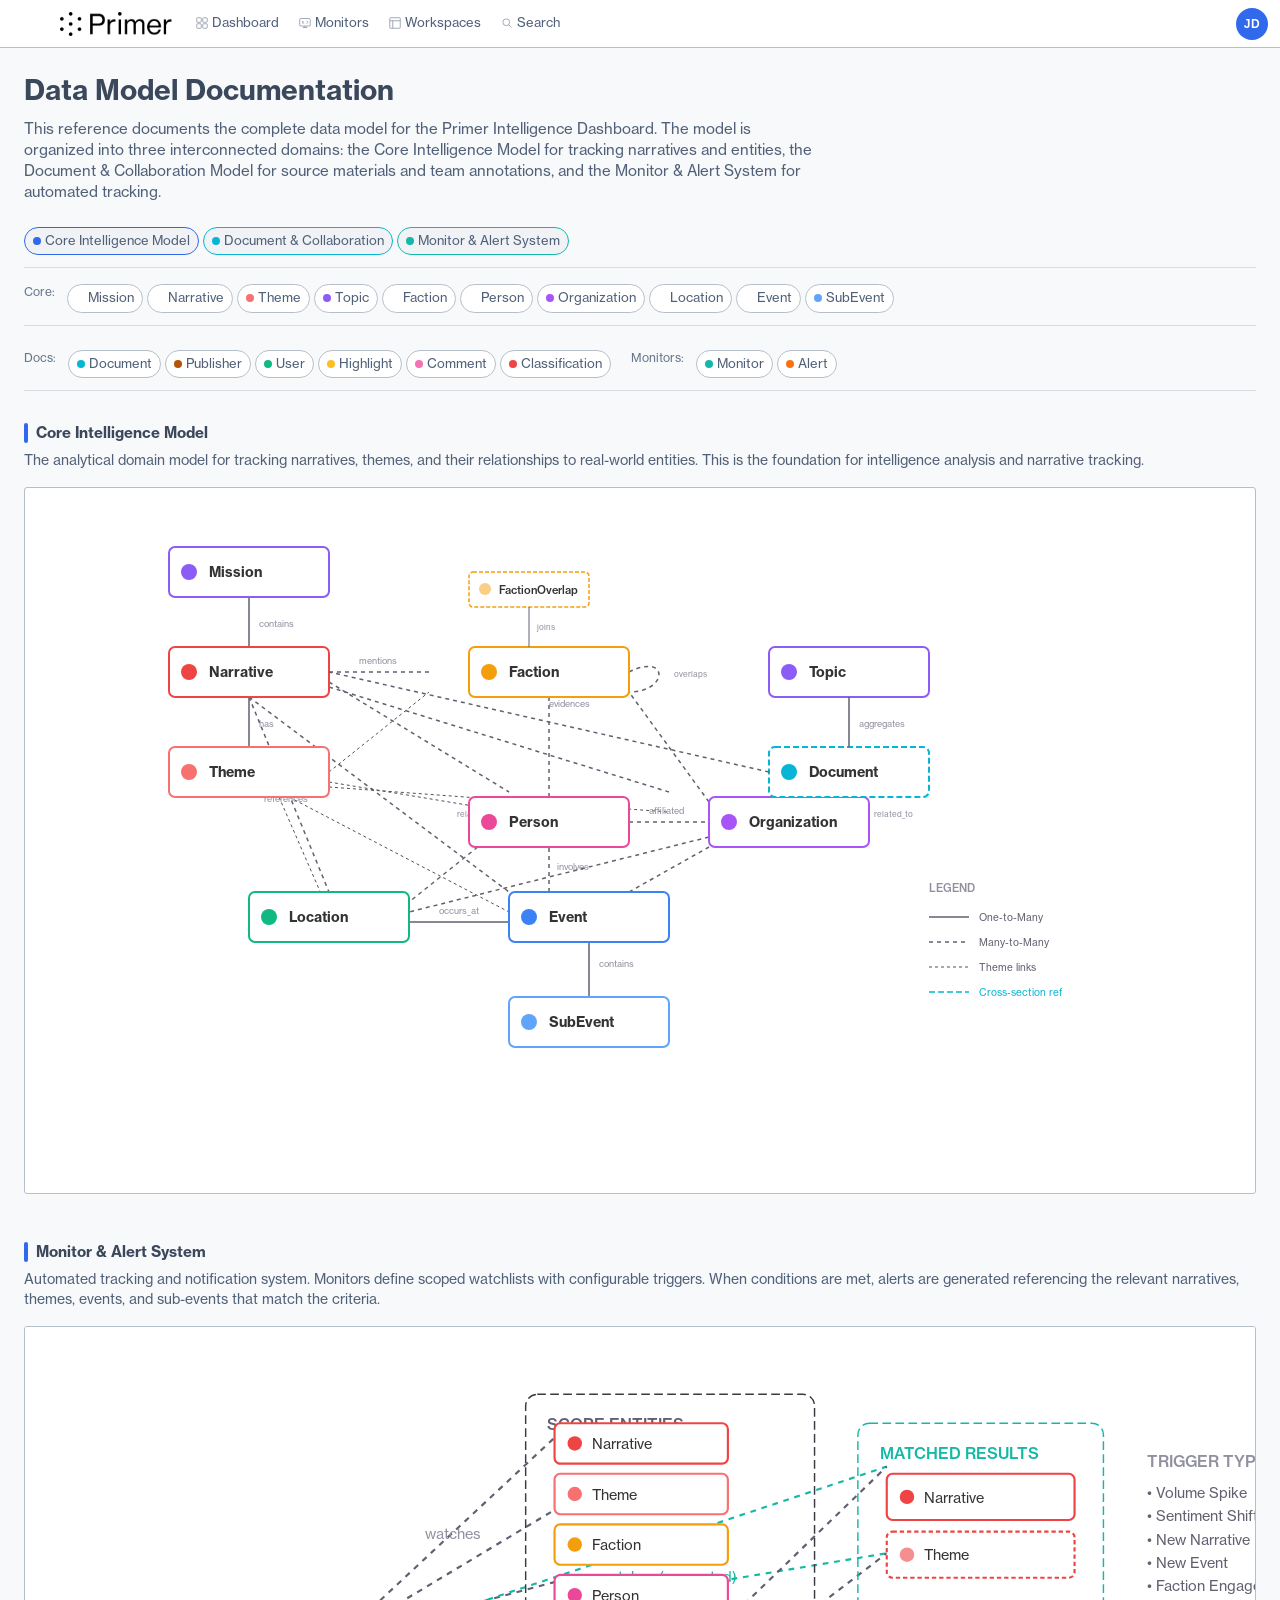
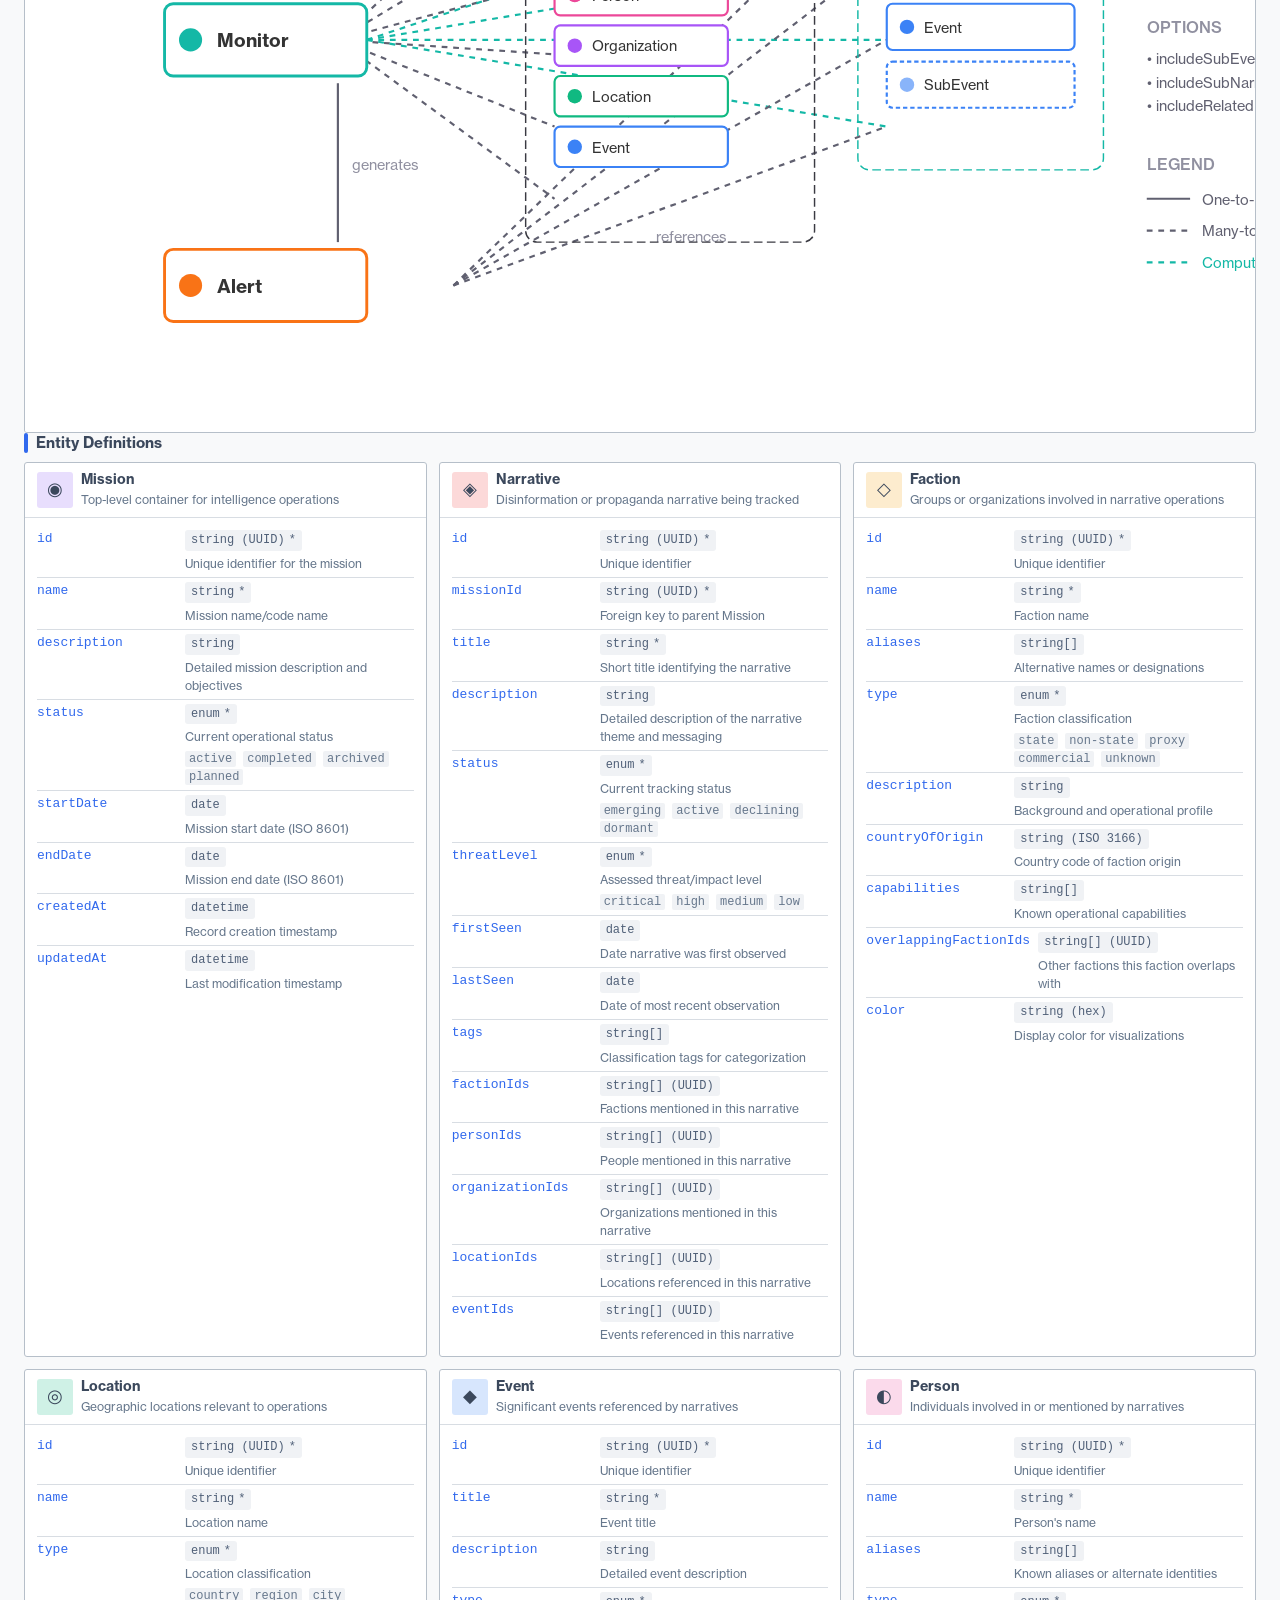
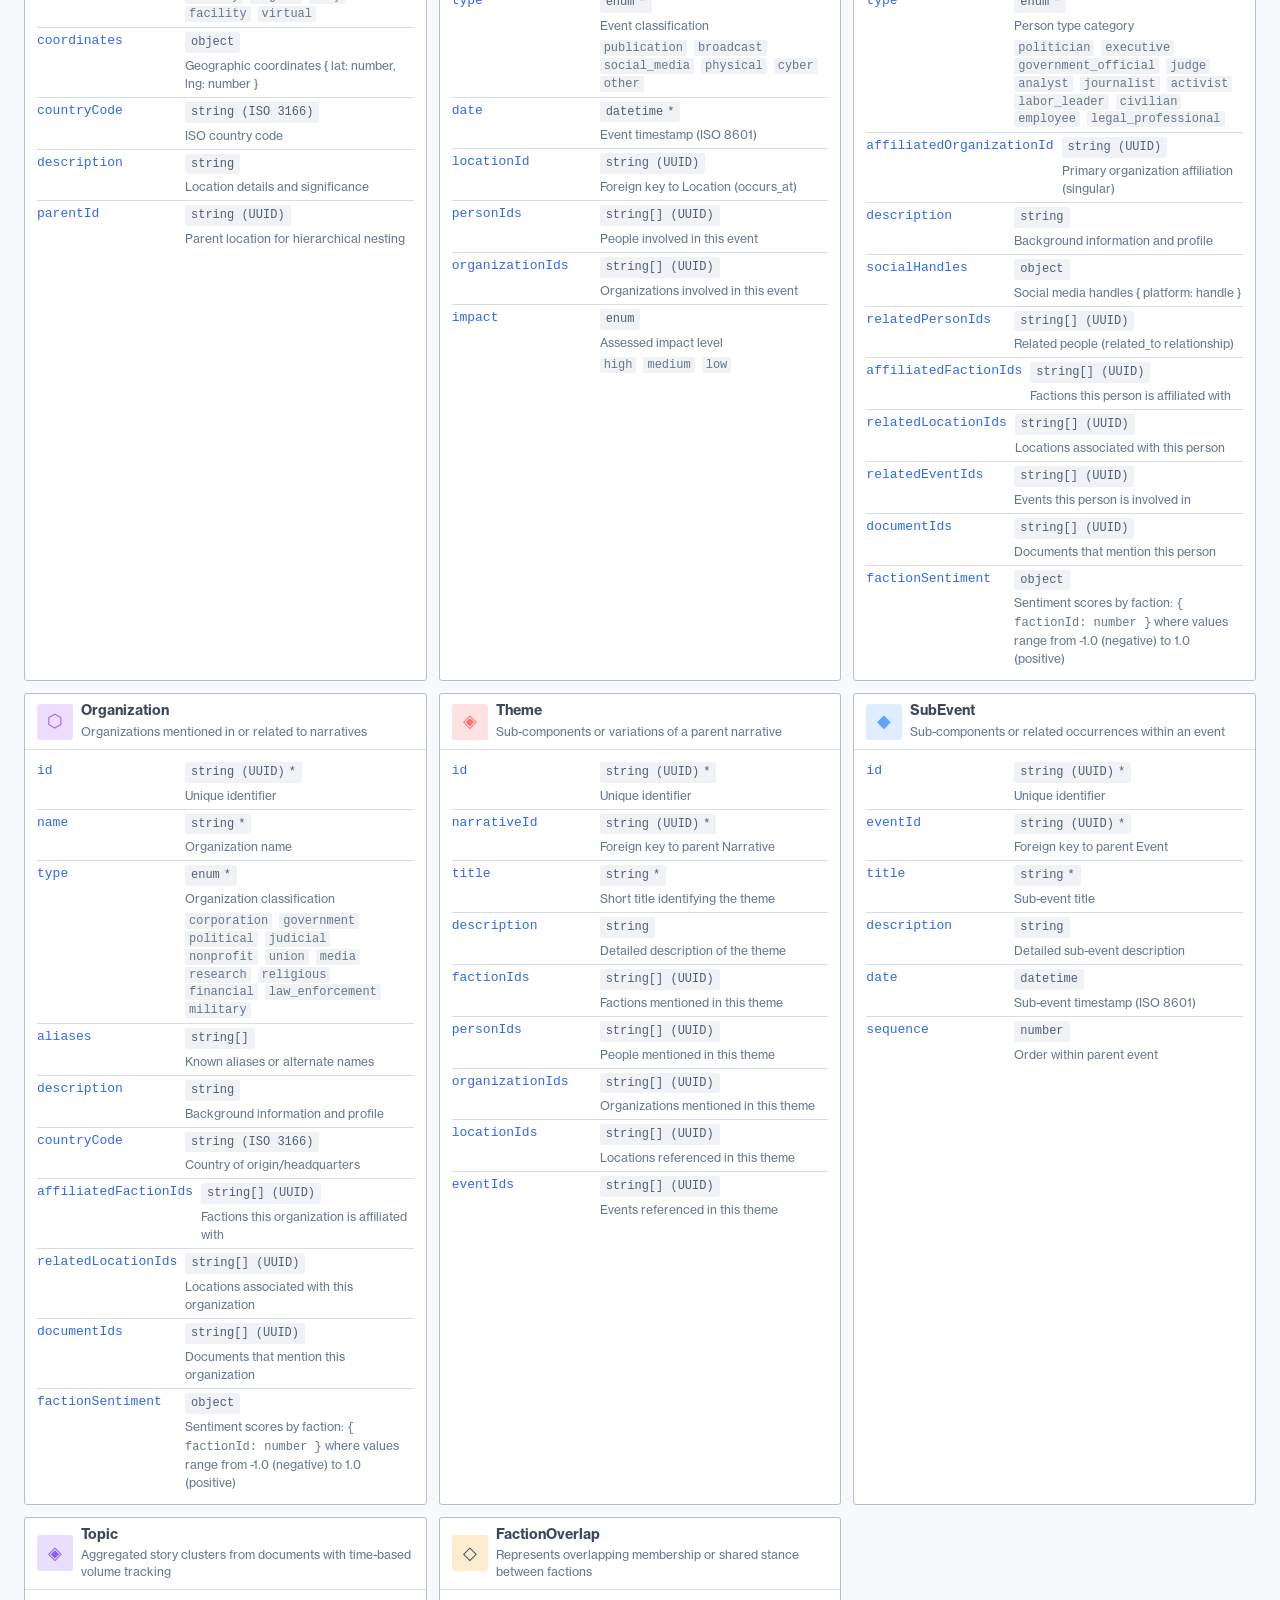
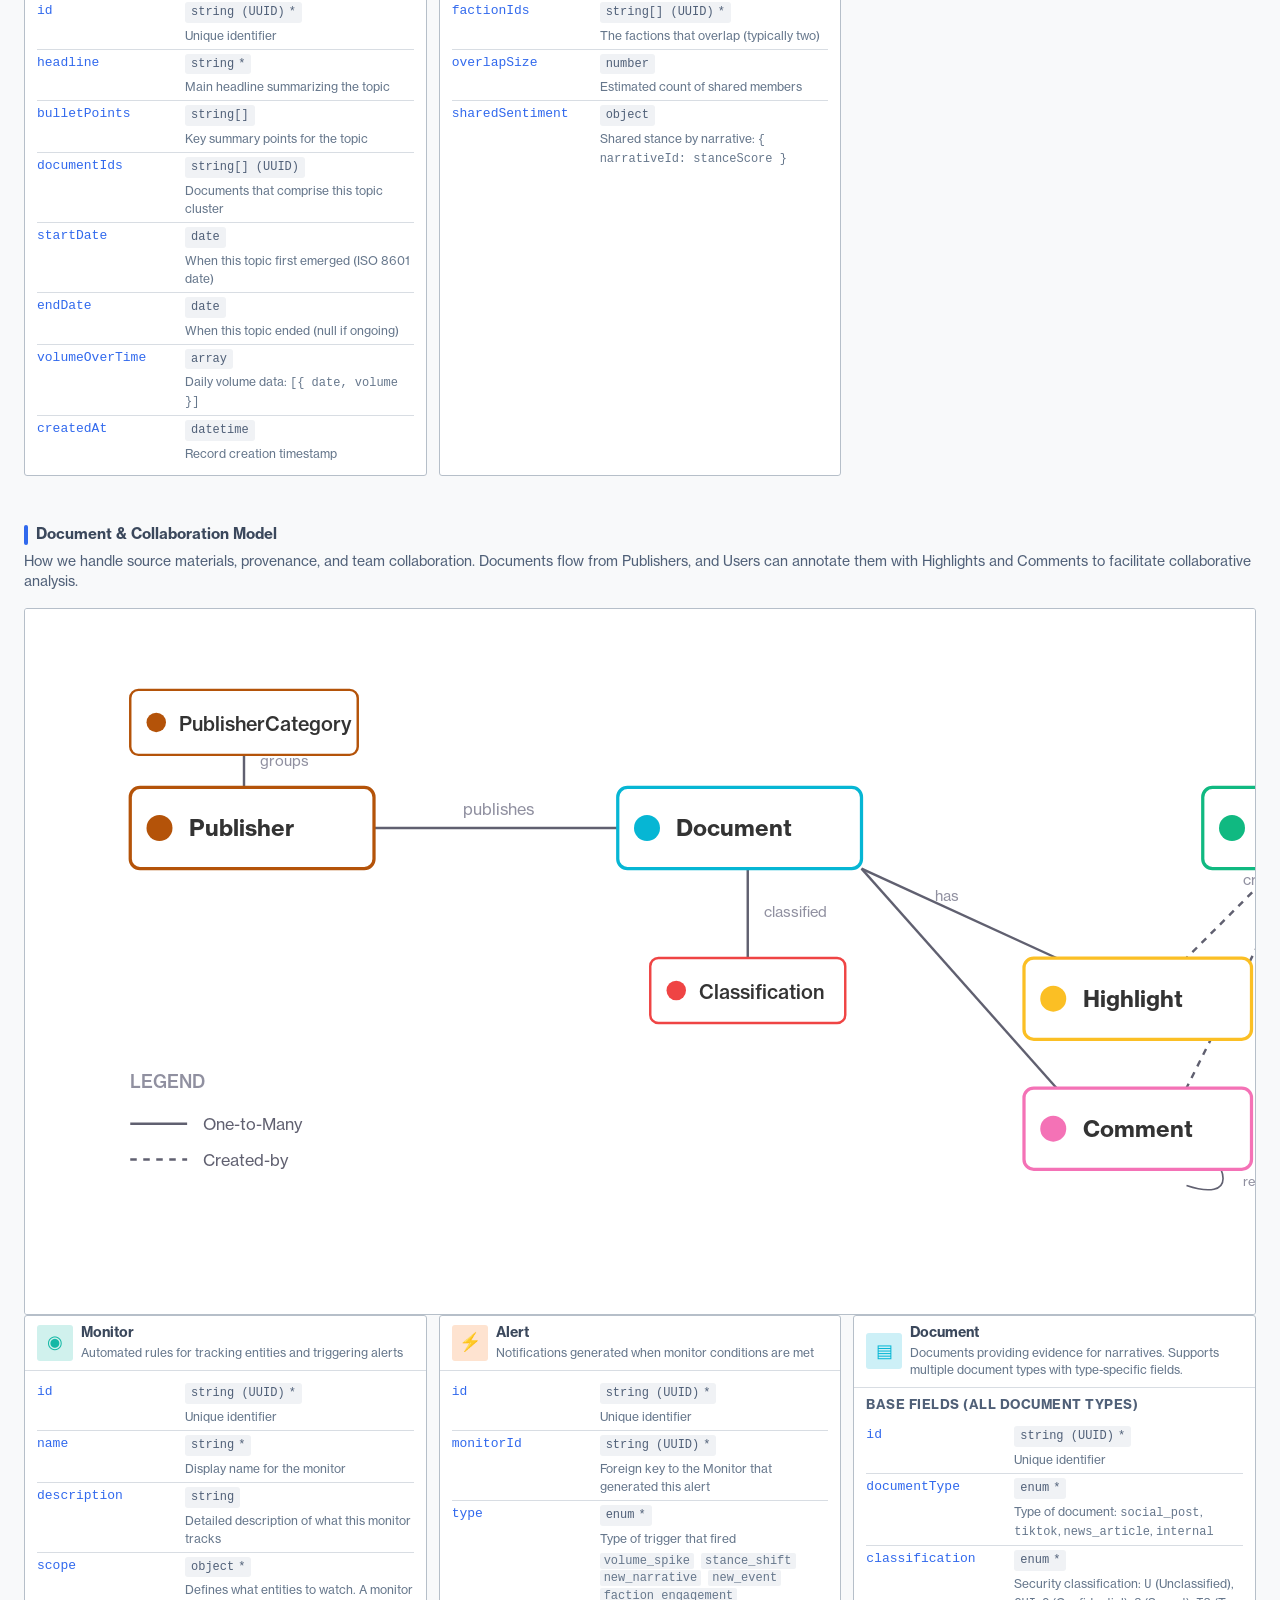
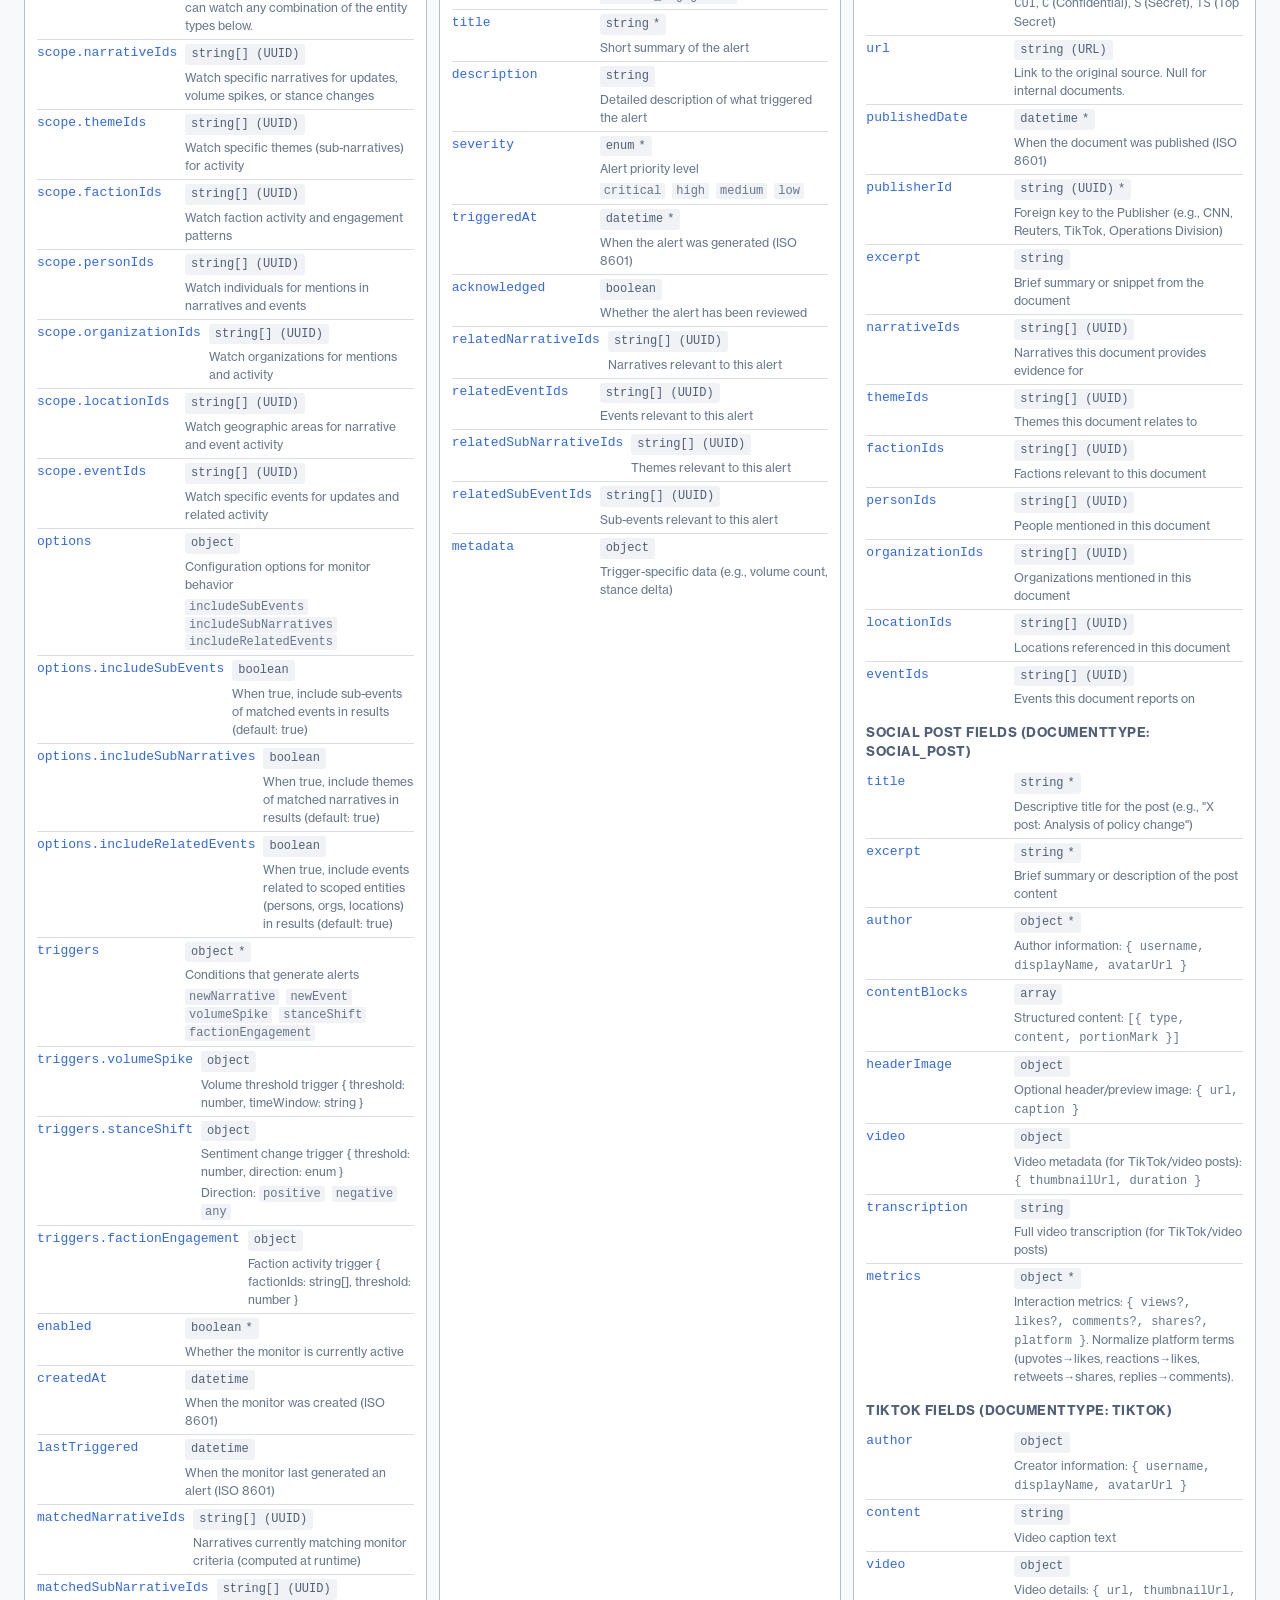
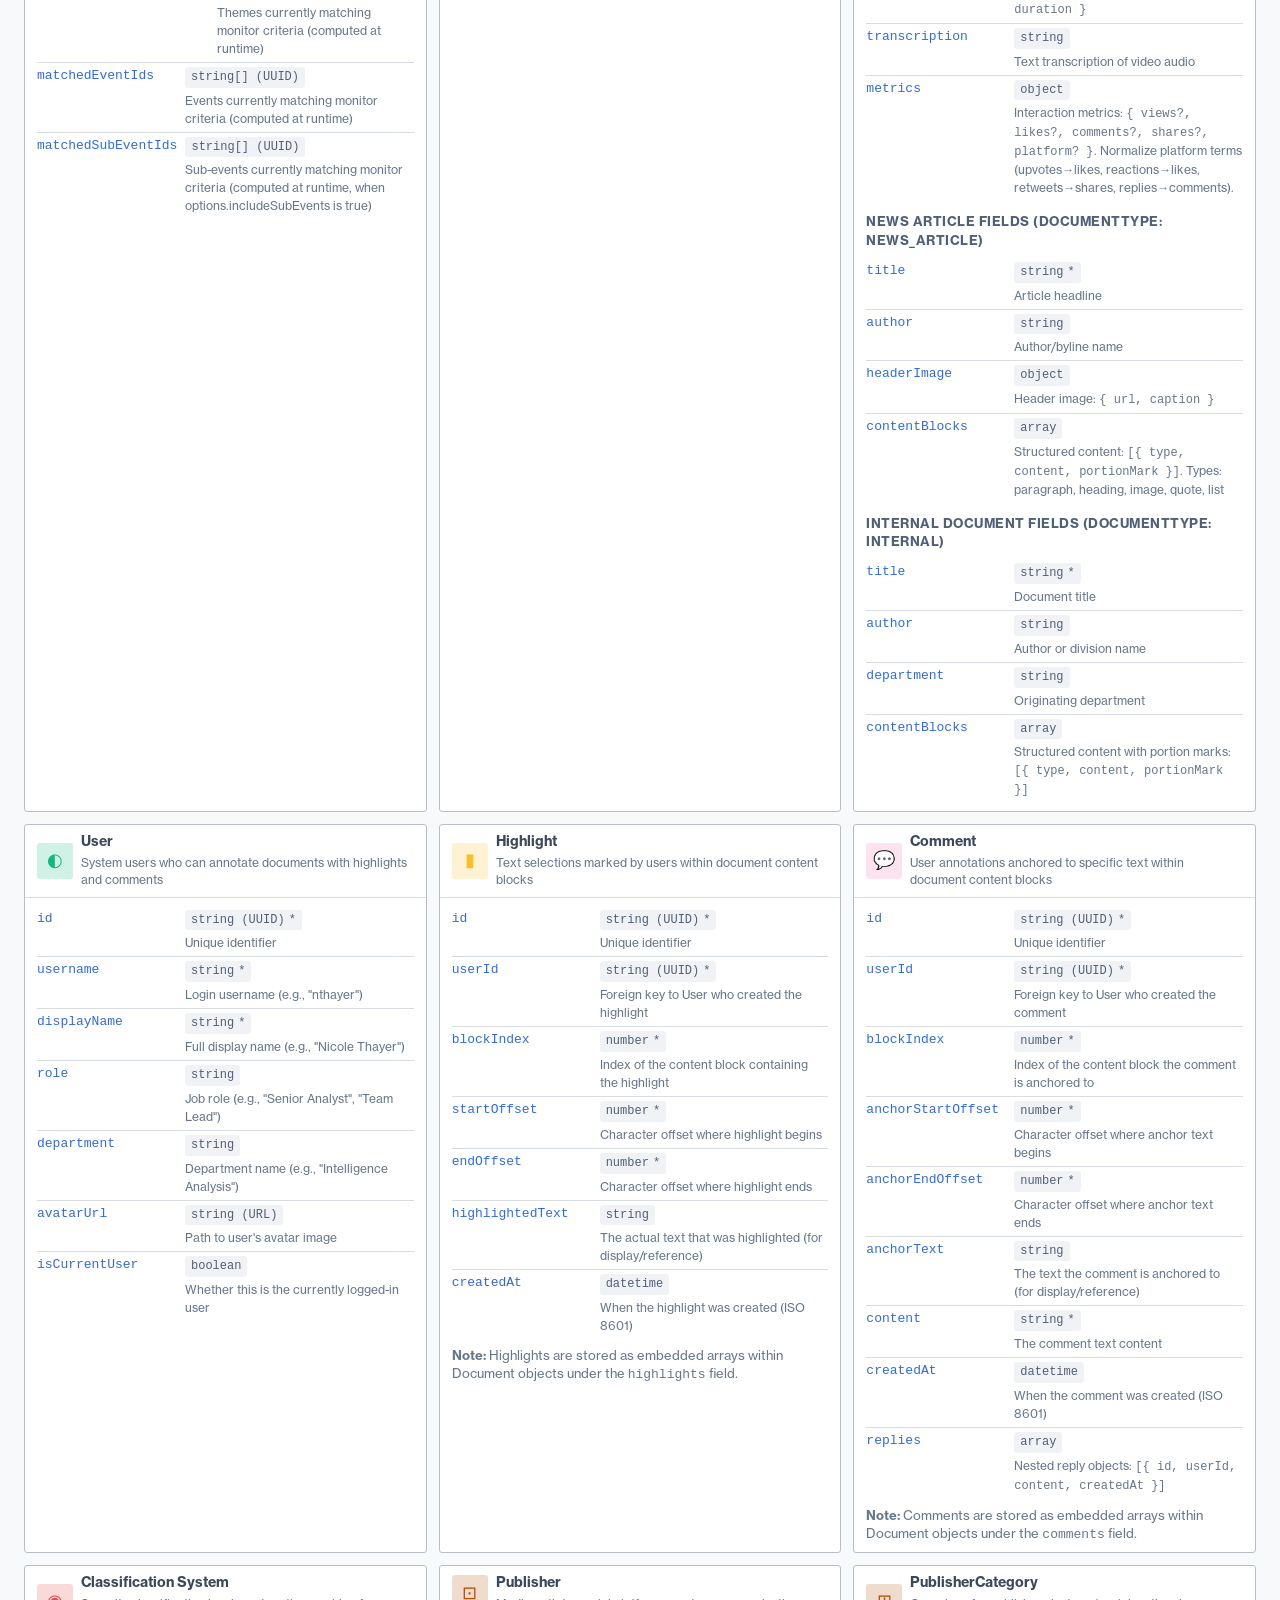
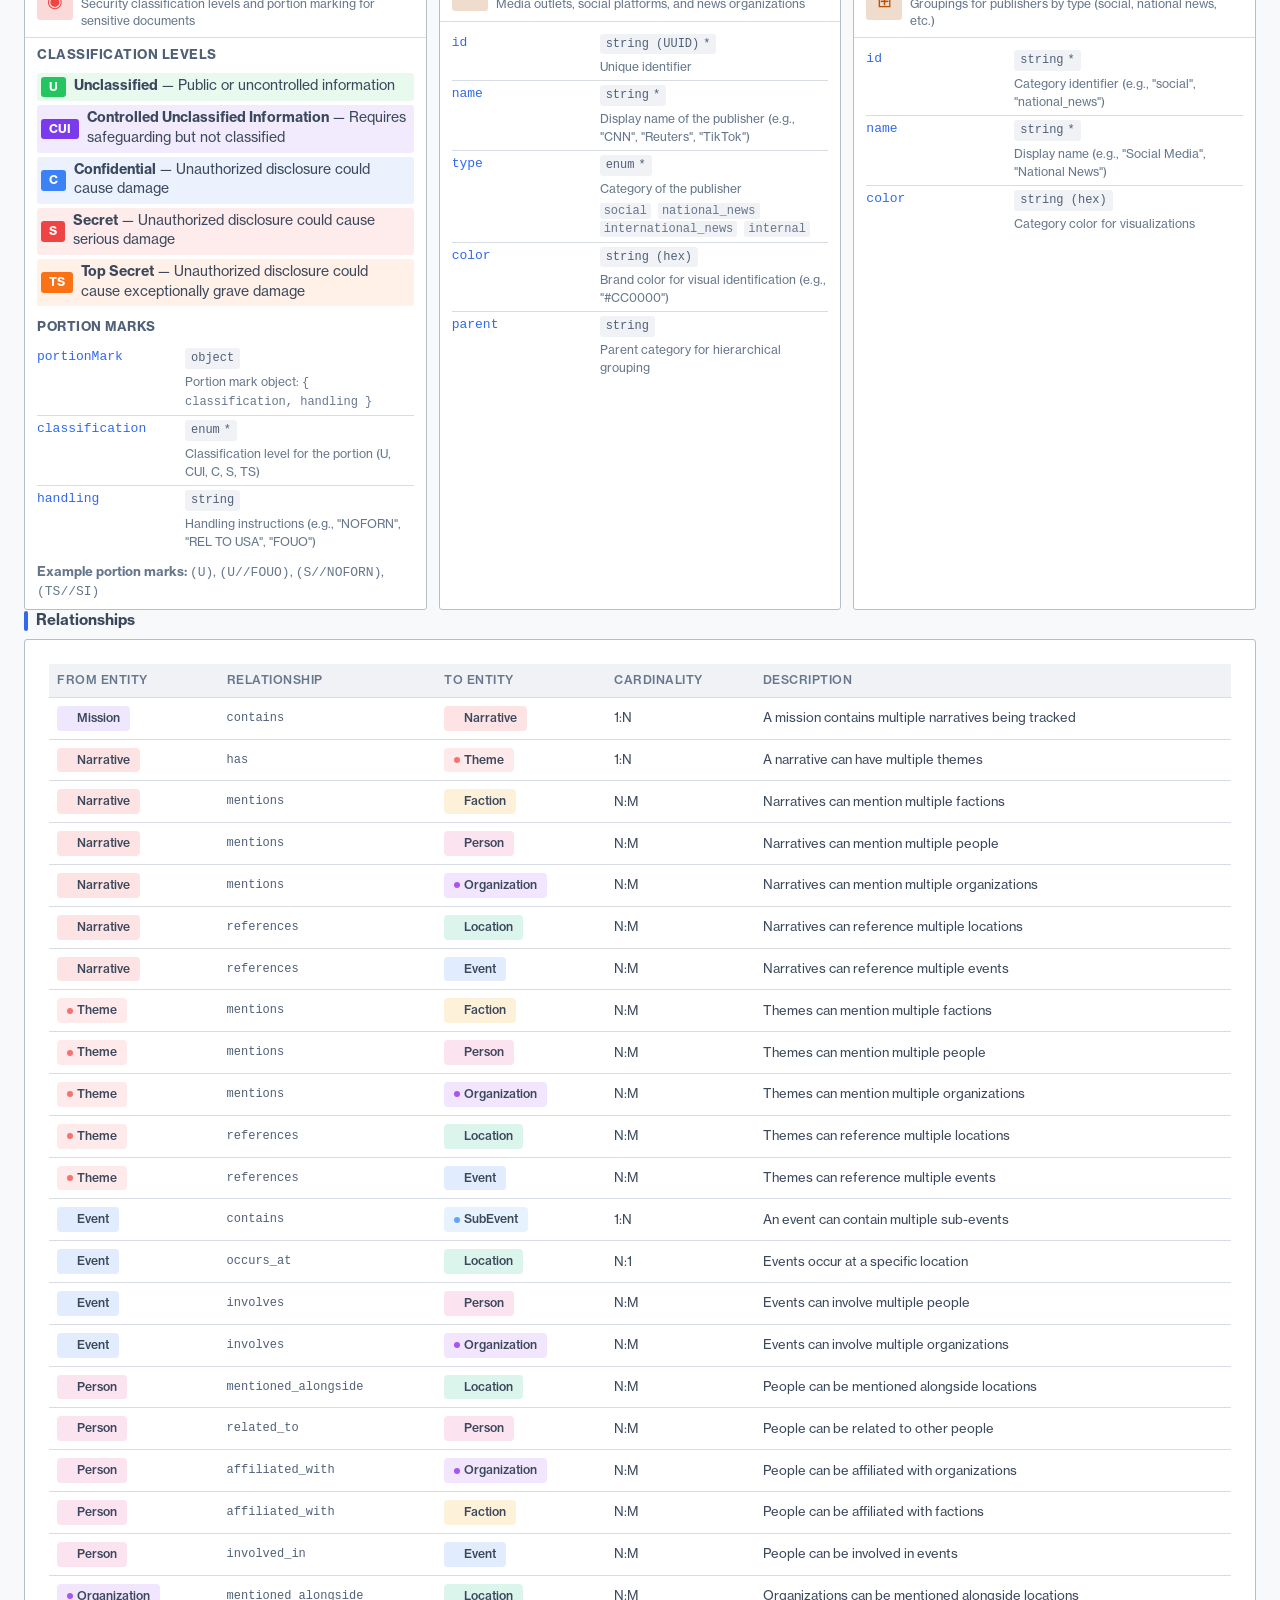
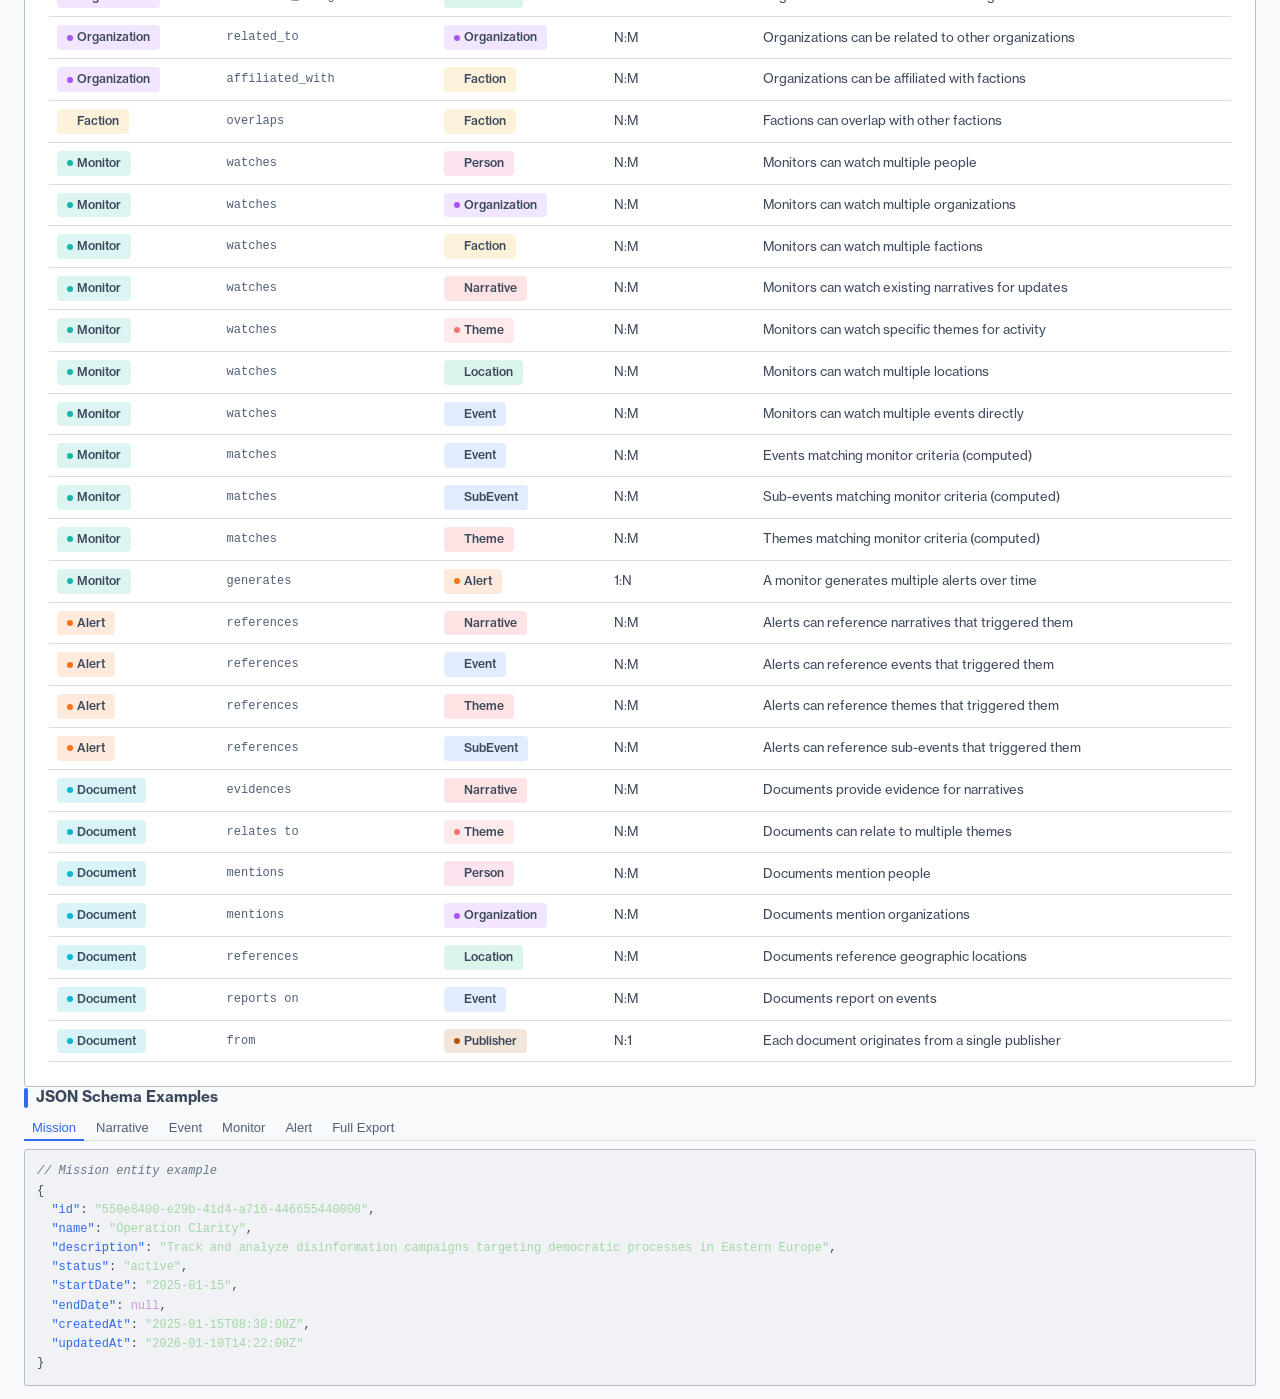
<file: data-model.html>
<!DOCTYPE html>
<html lang="en" class="doc-page">
<head>
  <meta charset="UTF-8">
  <meta name="viewport" content="width=device-width, initial-scale=1.0">
  <title>Primer - Data Model Reference</title>
  
  <!-- CSS Reset & Variables -->
  <link rel="stylesheet" href="css/variables.css">
  <link rel="stylesheet" href="css/reset.css">

  <!-- Base Styles -->
  <link rel="stylesheet" href="css/typography.css">
  <link rel="stylesheet" href="css/layout.css">
  <link rel="stylesheet" href="css/navigation.css">

  <!-- Components -->
  <link rel="stylesheet" href="css/cards.css">
  <link rel="stylesheet" href="css/forms.css">
  <link rel="stylesheet" href="css/components.css">

  <!-- Documentation Pages -->
  <link rel="stylesheet" href="css/documentation.css">

  <!-- Utilities (last for override capability) -->
  <link rel="stylesheet" href="css/utilities.css">
</head>
<body>
  <nav class="top-navbar">
    <div class="navbar-left">
      <a href="index.html#/situational-picture/" class="logo">
        <img src="img/logo.png" alt="Primer" class="logo-img">
      </a>
      
      <div class="navbar-links">
        <a href="index.html#/situational-picture/" class="nav-link">
          <svg class="nav-icon" viewBox="0 0 16 16" fill="none" stroke="var(--text-secondary)" stroke-width="1">
            <rect x="1" y="1" width="6" height="6" rx="1"/>
            <rect x="9" y="1" width="6" height="6" rx="1"/>
            <rect x="1" y="9" width="6" height="6" rx="1"/>
            <rect x="9" y="9" width="6" height="6" rx="1"/>
          </svg>
          <span>Dashboard</span>
        </a>
        <a href="index.html#/monitors" class="nav-link">
          <svg class="nav-icon" viewBox="0 0 16 16" fill="none" stroke="var(--text-secondary)" stroke-width="1">
            <rect x="1" y="2" width="14" height="10" rx="1"/>
            <path d="M5 14h6M8 12v2"/>
            <path d="M4 6h2M4 8h3M10 5l2 2-2 2"/>
          </svg>
          <span>Monitors</span>
        </a>
        <a href="index.html#/workspaces" class="nav-link">
          <svg class="nav-icon" viewBox="0 0 16 16" fill="none" stroke="var(--text-secondary)" stroke-width="1">
            <rect x="1" y="1" width="14" height="14" rx="1"/>
            <path d="M1 5h14"/>
            <path d="M5 5v10"/>
          </svg>
          <span>Workspaces</span>
        </a>
        <a href="index.html#/search" class="nav-link">
          <svg class="nav-icon" viewBox="0 0 16 16" fill="none" stroke="var(--text-secondary)" stroke-width="1">
            <circle cx="7" cy="7" r="4.5"/>
            <path d="M10.5 10.5L14 14"/>
          </svg>
          <span>Search</span>
        </a>
      </div>
    </div>
    
    <!-- User Avatar with Tools Dropdown -->
    <div class="navbar-right">
      <div class="nav-dropdown avatar-dropdown">
        <button class="avatar-trigger">
          <span class="avatar-initials">JD</span>
        </button>
        <div class="nav-dropdown-menu avatar-menu">
          <div class="avatar-menu-header">
            <span class="avatar-name">Jane Doe</span>
            <span class="avatar-email">jane.doe@primer.ai</span>
          </div>
          <div class="avatar-menu-divider"></div>
          <a href="data-model.html" class="nav-link active">
            <svg class="nav-icon" viewBox="0 0 16 16" fill="none" stroke="var(--text-secondary)" stroke-width="1">
              <ellipse cx="8" cy="4" rx="5" ry="2"/>
              <path d="M3 4v8c0 1.1 2.2 2 5 2s5-.9 5-2V4"/>
              <path d="M3 8c0 1.1 2.2 2 5 2s5-.9 5-2"/>
            </svg>
            <span>Data Model</span>
          </a>
          <a href="component-demos.html" class="nav-link">
            <svg class="nav-icon" viewBox="0 0 16 16" fill="none" stroke="var(--text-secondary)" stroke-width="1">
              <rect x="1" y="1" width="5" height="5" rx="1"/>
              <rect x="10" y="1" width="5" height="5" rx="1"/>
              <rect x="1" y="10" width="5" height="5" rx="1"/>
              <rect x="10" y="10" width="5" height="5" rx="1"/>
            </svg>
            <span>Component Demos</span>
          </a>
          <div class="avatar-menu-divider"></div>
          <a href="index.html" class="nav-link" title="Settings available in main app">
            <svg class="nav-icon" viewBox="0 0 16 16" fill="none" stroke="var(--text-secondary)" stroke-width="1">
              <circle cx="8" cy="8" r="2.5"/>
              <path d="M8 1v2M8 13v2M1 8h2M13 8h2M2.9 2.9l1.4 1.4M11.7 11.7l1.4 1.4M2.9 13.1l1.4-1.4M11.7 4.3l1.4-1.4"/>
            </svg>
            <span>Settings</span>
          </a>
        </div>
      </div>
    </div>
  </nav>

  <main class="doc-main">
    <section class="page-intro">
      <h1 class="page-title">Data Model Documentation</h1>
      <p class="page-description">
        This reference documents the complete data model for the Primer Intelligence Dashboard.
        The model is organized into three interconnected domains: the Core Intelligence Model for tracking 
        narratives and entities, the Document & Collaboration Model for source materials and team annotations, 
        and the Monitor & Alert System for automated tracking.
      </p>
    </section>

    <!-- Section Navigation -->
    <nav class="model-nav" style="margin-bottom: 16px;">
      <a href="#core-intelligence" class="nav-pill" style="background: var(--bg-tertiary); border-color: var(--accent-primary);">
        <span class="dot" style="background: var(--accent-primary)"></span>
        Core Intelligence Model
      </a>
      <a href="#document-collaboration" class="nav-pill" style="background: var(--bg-tertiary); border-color: #06b6d4;">
        <span class="dot" style="background: #06b6d4"></span>
        Document & Collaboration
      </a>
      <a href="#monitor-alert" class="nav-pill" style="background: var(--bg-tertiary); border-color: #14b8a6;">
        <span class="dot" style="background: #14b8a6"></span>
        Monitor & Alert System
      </a>
    </nav>

    <!-- Entity Quick Nav -->
    <nav class="model-nav">
      <span style="color: var(--text-muted); font-size: 12px; margin-right: 8px;">Core:</span>
      <a href="#mission" class="nav-pill">
        <span class="dot" style="background: var(--color-mission)"></span>
        Mission
      </a>
      <a href="#narrative" class="nav-pill">
        <span class="dot" style="background: var(--color-narrative)"></span>
        Narrative
      </a>
      <a href="#subnarrative" class="nav-pill">
        <span class="dot" style="background: #f87171"></span>
        Theme
      </a>
      <a href="#topic" class="nav-pill">
        <span class="dot" style="background: #8b5cf6"></span>
        Topic
      </a>
      <a href="#faction" class="nav-pill">
        <span class="dot" style="background: var(--color-faction)"></span>
        Faction
      </a>
      <a href="#person" class="nav-pill">
        <span class="dot" style="background: var(--color-entity)"></span>
        Person
      </a>
      <a href="#organization" class="nav-pill">
        <span class="dot" style="background: #a855f7"></span>
        Organization
      </a>
      <a href="#location" class="nav-pill">
        <span class="dot" style="background: var(--color-location)"></span>
        Location
      </a>
      <a href="#event" class="nav-pill">
        <span class="dot" style="background: var(--color-event)"></span>
        Event
      </a>
      <a href="#subevent" class="nav-pill">
        <span class="dot" style="background: #60a5fa"></span>
        SubEvent
      </a>
    </nav>
    <nav class="model-nav">
      <span style="color: var(--text-muted); font-size: 12px; margin-right: 8px;">Docs:</span>
      <a href="#document" class="nav-pill">
        <span class="dot" style="background: #06b6d4"></span>
        Document
      </a>
      <a href="#publisher" class="nav-pill">
        <span class="dot" style="background: #b45309"></span>
        Publisher
      </a>
      <a href="#user" class="nav-pill">
        <span class="dot" style="background: #10b981"></span>
        User
      </a>
      <a href="#highlight" class="nav-pill">
        <span class="dot" style="background: #fbbf24"></span>
        Highlight
      </a>
      <a href="#comment" class="nav-pill">
        <span class="dot" style="background: #f472b6"></span>
        Comment
      </a>
      <a href="#classification" class="nav-pill">
        <span class="dot" style="background: #ef4444"></span>
        Classification
      </a>
      <span style="color: var(--text-muted); font-size: 12px; margin-left: 16px; margin-right: 8px;">Monitors:</span>
      <a href="#monitor" class="nav-pill">
        <span class="dot" style="background: #14b8a6"></span>
        Monitor
      </a>
      <a href="#alert" class="nav-pill">
        <span class="dot" style="background: #f97316"></span>
        Alert
      </a>
    </nav>

    <!-- ============================================ -->
    <!-- SECTION 1: CORE INTELLIGENCE MODEL -->
    <!-- ============================================ -->
    <section id="core-intelligence" class="erd-section" style="margin-top: 32px;">
      <h2 class="section-title">Core Intelligence Model</h2>
      <p style="color: var(--text-secondary); margin-bottom: 16px; font-size: 14px;">
        The analytical domain model for tracking narratives, themes, and their relationships to real-world entities. 
        This is the foundation for intelligence analysis and narrative tracking.
      </p>
      <div class="erd-container">
        <svg class="erd-diagram" viewBox="0 0 1100 650">
          <!-- Definitions -->
          <defs>
            <marker id="arrowhead" markerWidth="10" markerHeight="7" refX="9" refY="3.5" orient="auto">
              <polygon points="0 0, 10 3.5, 0 7" fill="#606070"/>
            </marker>
            <marker id="diamond" markerWidth="12" markerHeight="12" refX="6" refY="6" orient="auto">
              <polygon points="6 0, 12 6, 6 12, 0 6" fill="#606070"/>
            </marker>
            <marker id="crowfoot" markerWidth="12" markerHeight="12" refX="0" refY="6" orient="auto">
              <path d="M 12 6 L 0 0 M 12 6 L 0 6 M 12 6 L 0 12" stroke="#606070" stroke-width="1.5" fill="none"/>
            </marker>
          </defs>

          <!-- Connection Lines -->
          <!-- Mission to Narrative (1:N) -->
          <path d="M 200 85 L 200 135" stroke="#606070" stroke-width="1.5" fill="none"/>
          <text x="210" y="115" fill="#9090a0" font-size="9">contains</text>
          
          <!-- Narrative to Theme (1:N) -->
          <path d="M 200 185 L 200 235" stroke="#606070" stroke-width="1.5" fill="none"/>
          <text x="210" y="215" fill="#9090a0" font-size="9">has</text>
          
          <!-- Narrative to Faction (N:M) -->
          <path d="M 280 160 L 380 160" stroke="#606070" stroke-width="1.5" fill="none" stroke-dasharray="4,4"/>
          <text x="310" y="152" fill="#9090a0" font-size="9">mentions</text>
          
          <!-- Narrative to Person (N:M) -->
          <path d="M 280 170 L 460 280" stroke="#606070" stroke-width="1.5" fill="none" stroke-dasharray="4,4"/>
          
          <!-- Narrative to Organization (N:M) -->
          <path d="M 280 175 L 620 280" stroke="#606070" stroke-width="1.5" fill="none" stroke-dasharray="4,4"/>
          
          <!-- Narrative to Location (N:M) -->
          <path d="M 200 185 L 280 380" stroke="#606070" stroke-width="1.5" fill="none" stroke-dasharray="4,4"/>
          <text x="215" y="290" fill="#9090a0" font-size="9">references</text>
          
          <!-- Narrative to Event (N:M) -->
          <path d="M 200 185 L 460 380" stroke="#606070" stroke-width="1.5" fill="none" stroke-dasharray="4,4"/>
          
          <!-- Theme connections (similar to Narrative) -->
          <path d="M 280 260 L 380 180" stroke="#505058" stroke-width="1" fill="none" stroke-dasharray="3,3"/>
          <path d="M 280 270 L 460 300" stroke="#505058" stroke-width="1" fill="none" stroke-dasharray="3,3"/>
          <path d="M 280 275 L 620 300" stroke="#505058" stroke-width="1" fill="none" stroke-dasharray="3,3"/>
          <path d="M 230 285 L 280 400" stroke="#505058" stroke-width="1" fill="none" stroke-dasharray="3,3"/>
          <path d="M 240 285 L 460 400" stroke="#505058" stroke-width="1" fill="none" stroke-dasharray="3,3"/>
          
          <!-- Event to SubEvent (1:N) -->
          <path d="M 540 420 L 540 485" stroke="#606070" stroke-width="1.5" fill="none"/>
          <text x="550" y="455" fill="#9090a0" font-size="9">contains</text>
          
          <!-- Event to Location (N:1) -->
          <path d="M 460 410 L 360 410" stroke="#606070" stroke-width="1.5" fill="none"/>
          <text x="390" y="402" fill="#9090a0" font-size="9">occurs_at</text>
          
          <!-- Event to Person (N:M) -->
          <path d="M 500 380 L 500 335" stroke="#606070" stroke-width="1.5" fill="none" stroke-dasharray="4,4"/>
          <text x="508" y="358" fill="#9090a0" font-size="9">involves</text>
          
          <!-- Event to Organization (N:M) -->
          <path d="M 580 380 L 660 335" stroke="#606070" stroke-width="1.5" fill="none" stroke-dasharray="4,4"/>
          
          <!-- Person to Location (N:M) -->
          <path d="M 460 310 L 360 390" stroke="#606070" stroke-width="1.5" fill="none" stroke-dasharray="4,4"/>
          
          <!-- Person to Person (N:M self) -->
          <path d="M 460 300 C 420 280, 420 320, 460 320" stroke="#606070" stroke-width="1.5" fill="none" stroke-dasharray="4,4"/>
          <text x="408" y="305" fill="#9090a0" font-size="8">related_to</text>
          
          <!-- Person to Organization (N:M) -->
          <path d="M 580 310 L 660 310" stroke="#606070" stroke-width="1.5" fill="none" stroke-dasharray="4,4"/>
          <text x="600" y="302" fill="#9090a0" font-size="9">affiliated</text>
          
          <!-- Person to Faction (N:M) -->
          <path d="M 500 285 L 500 185" stroke="#606070" stroke-width="1.5" fill="none" stroke-dasharray="4,4"/>
          
          <!-- Organization to Location (N:M) -->
          <path d="M 660 325 L 360 400" stroke="#606070" stroke-width="1.5" fill="none" stroke-dasharray="4,4"/>
          
          <!-- Organization to Organization (N:M self) -->
          <path d="M 780 300 C 820 280, 820 320, 780 320" stroke="#606070" stroke-width="1.5" fill="none" stroke-dasharray="4,4"/>
          <text x="825" y="305" fill="#9090a0" font-size="8">related_to</text>
          
          <!-- Organization to Faction (N:M) -->
          <path d="M 660 290 L 580 180" stroke="#606070" stroke-width="1.5" fill="none" stroke-dasharray="4,4"/>
          
          <!-- Faction to Faction (N:M self) -->
          <path d="M 580 160 C 620 140, 620 180, 580 180" stroke="#606070" stroke-width="1.5" fill="none" stroke-dasharray="4,4"/>
          <text x="625" y="165" fill="#9090a0" font-size="8">overlaps</text>

          <!-- Entity Boxes -->
          <!-- Mission -->
          <g transform="translate(120, 35)">
            <rect width="160" height="50" rx="6" fill="#ffffff" stroke="#8b5cf6" stroke-width="2"/>
            <circle cx="20" cy="25" r="8" fill="#8b5cf6"/>
            <text x="40" y="30" fill="#333333" font-size="14" font-weight="600">Mission</text>
          </g>

          <!-- Narrative -->
          <g transform="translate(120, 135)">
            <rect width="160" height="50" rx="6" fill="#ffffff" stroke="#ef4444" stroke-width="2"/>
            <circle cx="20" cy="25" r="8" fill="#ef4444"/>
            <text x="40" y="30" fill="#333333" font-size="14" font-weight="600">Narrative</text>
          </g>

          <!-- Theme -->
          <g transform="translate(120, 235)">
            <rect width="160" height="50" rx="6" fill="#ffffff" stroke="#f87171" stroke-width="2"/>
            <circle cx="20" cy="25" r="8" fill="#f87171"/>
            <text x="40" y="30" fill="#333333" font-size="14" font-weight="600">Theme</text>
          </g>

          <!-- Topic -->
          <g transform="translate(720, 135)">
            <rect width="160" height="50" rx="6" fill="#ffffff" stroke="#8b5cf6" stroke-width="2"/>
            <circle cx="20" cy="25" r="8" fill="#8b5cf6"/>
            <text x="40" y="30" fill="#333333" font-size="14" font-weight="600">Topic</text>
          </g>

          <!-- Faction -->
          <g transform="translate(420, 135)">
            <rect width="160" height="50" rx="6" fill="#ffffff" stroke="#f59e0b" stroke-width="2"/>
            <circle cx="20" cy="25" r="8" fill="#f59e0b"/>
            <text x="40" y="30" fill="#333333" font-size="14" font-weight="600">Faction</text>
          </g>

          <!-- FactionOverlap (smaller, between factions) -->
          <g transform="translate(420, 60)">
            <rect width="120" height="35" rx="4" fill="#ffffff" stroke="#f59e0b" stroke-width="1.5" stroke-dasharray="4,2"/>
            <circle cx="16" cy="17" r="6" fill="#f59e0b" fill-opacity="0.5"/>
            <text x="30" y="22" fill="#333333" font-size="11" font-weight="500">FactionOverlap</text>
          </g>

          <!-- Person -->
          <g transform="translate(420, 285)">
            <rect width="160" height="50" rx="6" fill="#ffffff" stroke="#ec4899" stroke-width="2"/>
            <circle cx="20" cy="25" r="8" fill="#ec4899"/>
            <text x="40" y="30" fill="#333333" font-size="14" font-weight="600">Person</text>
          </g>

          <!-- Organization -->
          <g transform="translate(660, 285)">
            <rect width="160" height="50" rx="6" fill="#ffffff" stroke="#a855f7" stroke-width="2"/>
            <circle cx="20" cy="25" r="8" fill="#a855f7"/>
            <text x="40" y="30" fill="#333333" font-size="14" font-weight="600">Organization</text>
          </g>

          <!-- Location -->
          <g transform="translate(200, 380)">
            <rect width="160" height="50" rx="6" fill="#ffffff" stroke="#10b981" stroke-width="2"/>
            <circle cx="20" cy="25" r="8" fill="#10b981"/>
            <text x="40" y="30" fill="#333333" font-size="14" font-weight="600">Location</text>
          </g>

          <!-- Event -->
          <g transform="translate(460, 380)">
            <rect width="160" height="50" rx="6" fill="#ffffff" stroke="#3b82f6" stroke-width="2"/>
            <circle cx="20" cy="25" r="8" fill="#3b82f6"/>
            <text x="40" y="30" fill="#333333" font-size="14" font-weight="600">Event</text>
          </g>

          <!-- SubEvent -->
          <g transform="translate(460, 485)">
            <rect width="160" height="50" rx="6" fill="#ffffff" stroke="#60a5fa" stroke-width="2"/>
            <circle cx="20" cy="25" r="8" fill="#60a5fa"/>
            <text x="40" y="30" fill="#333333" font-size="14" font-weight="600">SubEvent</text>
          </g>

          <!-- Document (reference to next section) -->
          <g transform="translate(720, 235)">
            <rect width="160" height="50" rx="6" fill="#ffffff" stroke="#06b6d4" stroke-width="2" stroke-dasharray="6,3"/>
            <circle cx="20" cy="25" r="8" fill="#06b6d4"/>
            <text x="40" y="30" fill="#333333" font-size="14" font-weight="600">Document</text>
          </g>

          <!-- Topic connections -->
          <!-- Topic aggregates Documents -->
          <path d="M 800 185 L 800 235" stroke="#606070" stroke-width="1.5" fill="none"/>
          <text x="810" y="215" fill="#9090a0" font-size="9">aggregates</text>
          
          <!-- Document evidences Narrative -->
          <path d="M 720 260 L 280 160" stroke="#606070" stroke-width="1.5" fill="none" stroke-dasharray="4,4"/>
          <text x="500" y="195" fill="#9090a0" font-size="9">evidences</text>
          
          <!-- FactionOverlap to Faction -->
          <path d="M 480 95 L 480 135" stroke="#606070" stroke-width="1" fill="none"/>
          <text x="488" y="118" fill="#9090a0" font-size="8">joins</text>

          <!-- Legend -->
          <g transform="translate(880, 380)">
            <text x="0" y="0" fill="#9090a0" font-size="11" font-weight="500">LEGEND</text>
            <line x1="0" y1="25" x2="40" y2="25" stroke="#606070" stroke-width="1.5"/>
            <text x="50" y="29" fill="#606070" font-size="10">One-to-Many</text>
            <line x1="0" y1="50" x2="40" y2="50" stroke="#606070" stroke-width="1.5" stroke-dasharray="4,4"/>
            <text x="50" y="54" fill="#606070" font-size="10">Many-to-Many</text>
            <line x1="0" y1="75" x2="40" y2="75" stroke="#505058" stroke-width="1" stroke-dasharray="3,3"/>
            <text x="50" y="79" fill="#606070" font-size="10">Theme links</text>
            <line x1="0" y1="100" x2="40" y2="100" stroke="#06b6d4" stroke-width="1.5" stroke-dasharray="6,3"/>
            <text x="50" y="104" fill="#06b6d4" font-size="10">Cross-section ref</text>
          </g>
        </svg>
      </div>
    </section>

    <!-- ============================================ -->
    <!-- SECTION 3: MONITOR & ALERT SYSTEM -->
    <!-- ============================================ -->
    <section id="monitor-alert" class="erd-section" style="margin-top: 48px;">
      <h2 class="section-title">Monitor & Alert System</h2>
      <p style="color: var(--text-secondary); margin-bottom: 16px; font-size: 14px;">
        Automated tracking and notification system. Monitors define scoped watchlists with configurable triggers. 
        When conditions are met, alerts are generated referencing the relevant narratives, themes, events, and sub-events that match the criteria.
      </p>
      <div class="erd-container">
        <svg class="erd-diagram" viewBox="0 0 1100 450">
          <!-- Connection Lines -->
          <!-- Monitor to scope entities -->
          <path d="M 200 200 L 350 60" stroke="#606070" stroke-width="1.5" fill="none" stroke-dasharray="4,4"/>
          <path d="M 200 200 L 350 110" stroke="#606070" stroke-width="1.5" fill="none" stroke-dasharray="4,4"/>
          <path d="M 200 200 L 350 160" stroke="#606070" stroke-width="1.5" fill="none" stroke-dasharray="4,4"/>
          <path d="M 200 200 L 350 210" stroke="#606070" stroke-width="1.5" fill="none" stroke-dasharray="4,4"/>
          <path d="M 200 200 L 350 260" stroke="#606070" stroke-width="1.5" fill="none" stroke-dasharray="4,4"/>
          <path d="M 200 200 L 350 310" stroke="#606070" stroke-width="1.5" fill="none" stroke-dasharray="4,4"/>
          <text x="260" y="130" fill="#9090a0" font-size="10">watches</text>
          
          <!-- Monitor to Alert -->
          <path d="M 200 230 L 200 340" stroke="#606070" stroke-width="1.5" fill="none"/>
          <text x="210" y="290" fill="#9090a0" font-size="10">generates</text>
          
          <!-- Monitor to Matched Results -->
          <path d="M 220 200 L 580 80" stroke="#14b8a6" stroke-width="1.5" fill="none" stroke-dasharray="4,4"/>
          <path d="M 220 200 L 580 140" stroke="#14b8a6" stroke-width="1.5" fill="none" stroke-dasharray="4,4"/>
          <path d="M 220 200 L 580 200" stroke="#14b8a6" stroke-width="1.5" fill="none" stroke-dasharray="4,4"/>
          <path d="M 220 200 L 580 260" stroke="#14b8a6" stroke-width="1.5" fill="none" stroke-dasharray="4,4"/>
          <text x="380" y="160" fill="#14b8a6" font-size="10">matches (computed)</text>
          
          <!-- Alert to Narrative/Event -->
          <path d="M 280 370 L 580 80" stroke="#606070" stroke-width="1.5" fill="none" stroke-dasharray="4,4"/>
          <path d="M 280 370 L 580 140" stroke="#606070" stroke-width="1.5" fill="none" stroke-dasharray="4,4"/>
          <path d="M 280 370 L 580 200" stroke="#606070" stroke-width="1.5" fill="none" stroke-dasharray="4,4"/>
          <path d="M 280 370 L 580 260" stroke="#606070" stroke-width="1.5" fill="none" stroke-dasharray="4,4"/>
          <text x="420" y="340" fill="#9090a0" font-size="10">references</text>

          <!-- Scope Box -->
          <rect x="330" y="30" width="200" height="310" rx="8" fill="none" stroke="#3a3a42" stroke-width="1" stroke-dasharray="6,3"/>
          <text x="345" y="55" fill="#606070" font-size="11" font-weight="500">SCOPE ENTITIES</text>

          <!-- Matched Results Box -->
          <rect x="560" y="50" width="170" height="240" rx="8" fill="none" stroke="#14b8a6" stroke-width="1" stroke-dasharray="6,3"/>
          <text x="575" y="75" fill="#14b8a6" font-size="11" font-weight="500">MATCHED RESULTS</text>

          <!-- Monitor -->
          <g transform="translate(80, 175)">
            <rect width="140" height="50" rx="6" fill="#ffffff" stroke="#14b8a6" stroke-width="2"/>
            <circle cx="18" cy="25" r="8" fill="#14b8a6"/>
            <text x="36" y="30" fill="#333333" font-size="13" font-weight="600">Monitor</text>
          </g>

          <!-- Alert -->
          <g transform="translate(80, 345)">
            <rect width="140" height="50" rx="6" fill="#ffffff" stroke="#f97316" stroke-width="2"/>
            <circle cx="18" cy="25" r="8" fill="#f97316"/>
            <text x="36" y="30" fill="#333333" font-size="13" font-weight="600">Alert</text>
          </g>

          <!-- Scope Entities (watchable types) -->
          <g transform="translate(350, 50)">
            <rect width="120" height="28" rx="4" fill="#ffffff" stroke="#ef4444" stroke-width="1.5"/>
            <circle cx="14" cy="14" r="5" fill="#ef4444"/>
            <text x="26" y="18" fill="#333333" font-size="10">Narrative</text>
          </g>
          <g transform="translate(350, 85)">
            <rect width="120" height="28" rx="4" fill="#ffffff" stroke="#f87171" stroke-width="1.5"/>
            <circle cx="14" cy="14" r="5" fill="#f87171"/>
            <text x="26" y="18" fill="#333333" font-size="10">Theme</text>
          </g>
          <g transform="translate(350, 120)">
            <rect width="120" height="28" rx="4" fill="#ffffff" stroke="#f59e0b" stroke-width="1.5"/>
            <circle cx="14" cy="14" r="5" fill="#f59e0b"/>
            <text x="26" y="18" fill="#333333" font-size="10">Faction</text>
          </g>
          <g transform="translate(350, 155)">
            <rect width="120" height="28" rx="4" fill="#ffffff" stroke="#ec4899" stroke-width="1.5"/>
            <circle cx="14" cy="14" r="5" fill="#ec4899"/>
            <text x="26" y="18" fill="#333333" font-size="10">Person</text>
          </g>
          <g transform="translate(350, 190)">
            <rect width="120" height="28" rx="4" fill="#ffffff" stroke="#a855f7" stroke-width="1.5"/>
            <circle cx="14" cy="14" r="5" fill="#a855f7"/>
            <text x="26" y="18" fill="#333333" font-size="10">Organization</text>
          </g>
          <g transform="translate(350, 225)">
            <rect width="120" height="28" rx="4" fill="#ffffff" stroke="#10b981" stroke-width="1.5"/>
            <circle cx="14" cy="14" r="5" fill="#10b981"/>
            <text x="26" y="18" fill="#333333" font-size="10">Location</text>
          </g>
          <g transform="translate(350, 260)">
            <rect width="120" height="28" rx="4" fill="#ffffff" stroke="#3b82f6" stroke-width="1.5"/>
            <circle cx="14" cy="14" r="5" fill="#3b82f6"/>
            <text x="26" y="18" fill="#333333" font-size="10">Event</text>
          </g>

          <!-- Matched Results -->
          <g transform="translate(580, 85)">
            <rect width="130" height="32" rx="4" fill="#ffffff" stroke="#ef4444" stroke-width="1.5"/>
            <circle cx="14" cy="16" r="5" fill="#ef4444"/>
            <text x="26" y="20" fill="#333333" font-size="10">Narrative</text>
          </g>
          <g transform="translate(580, 125)">
            <rect width="130" height="32" rx="4" fill="#ffffff" stroke="#ef4444" stroke-width="1.5" stroke-dasharray="3,2"/>
            <circle cx="14" cy="16" r="5" fill="#ef4444" opacity="0.6"/>
            <text x="26" y="20" fill="#333333" font-size="10">Theme</text>
          </g>
          <g transform="translate(580, 175)">
            <rect width="130" height="32" rx="4" fill="#ffffff" stroke="#3b82f6" stroke-width="1.5"/>
            <circle cx="14" cy="16" r="5" fill="#3b82f6"/>
            <text x="26" y="20" fill="#333333" font-size="10">Event</text>
          </g>
          <g transform="translate(580, 215)">
            <rect width="130" height="32" rx="4" fill="#ffffff" stroke="#3b82f6" stroke-width="1.5" stroke-dasharray="3,2"/>
            <circle cx="14" cy="16" r="5" fill="#3b82f6" opacity="0.6"/>
            <text x="26" y="20" fill="#333333" font-size="10">SubEvent</text>
          </g>

          <!-- Trigger Types Label -->
          <g transform="translate(760, 80)">
            <text x="0" y="0" fill="#9090a0" font-size="11" font-weight="500">TRIGGER TYPES</text>
            <text x="0" y="22" fill="#606070" font-size="10">• Volume Spike</text>
            <text x="0" y="38" fill="#606070" font-size="10">• Sentiment Shift</text>
            <text x="0" y="54" fill="#606070" font-size="10">• New Narrative</text>
            <text x="0" y="70" fill="#606070" font-size="10">• New Event</text>
            <text x="0" y="86" fill="#606070" font-size="10">• Faction Engagement</text>
          </g>

          <!-- Options Label -->
          <g transform="translate(760, 195)">
            <text x="0" y="0" fill="#9090a0" font-size="11" font-weight="500">OPTIONS</text>
            <text x="0" y="22" fill="#606070" font-size="10">• includeSubEvents</text>
            <text x="0" y="38" fill="#606070" font-size="10">• includeSubNarratives</text>
            <text x="0" y="54" fill="#606070" font-size="10">• includeRelatedEvents</text>
          </g>

          <!-- Legend -->
          <g transform="translate(760, 290)">
            <text x="0" y="0" fill="#9090a0" font-size="11" font-weight="500">LEGEND</text>
            <line x1="0" y1="20" x2="30" y2="20" stroke="#606070" stroke-width="1.5"/>
            <text x="38" y="24" fill="#606070" font-size="10">One-to-Many</text>
            <line x1="0" y1="42" x2="30" y2="42" stroke="#606070" stroke-width="1.5" stroke-dasharray="4,4"/>
            <text x="38" y="46" fill="#606070" font-size="10">Many-to-Many</text>
            <line x1="0" y1="64" x2="30" y2="64" stroke="#14b8a6" stroke-width="1.5" stroke-dasharray="4,4"/>
            <text x="38" y="68" fill="#14b8a6" font-size="10">Computed</text>
          </g>
        </svg>
      </div>
    </section>

    <!-- Entity Definitions -->
    <section class="entities-section">
      <h2 class="section-title">Entity Definitions</h2>
      
      <div class="entities-grid">
        <!-- Mission -->
        <article id="mission" class="entity-card">
          <header class="entity-header">
            <div class="entity-icon" style="background: rgba(139, 92, 246, 0.2); color: var(--color-mission);">◉</div>
            <div class="entity-info">
              <h3>Mission</h3>
              <p>Top-level container for intelligence operations</p>
            </div>
          </header>
          <div class="entity-body">
            <ul class="field-list">
              <li class="field-item">
                <span class="field-name">id</span>
                <div class="field-meta">
                  <span class="field-type required">string (UUID)</span>
                  <p class="field-desc">Unique identifier for the mission</p>
                </div>
              </li>
              <li class="field-item">
                <span class="field-name">name</span>
                <div class="field-meta">
                  <span class="field-type required">string</span>
                  <p class="field-desc">Mission name/code name</p>
                </div>
              </li>
              <li class="field-item">
                <span class="field-name">description</span>
                <div class="field-meta">
                  <span class="field-type">string</span>
                  <p class="field-desc">Detailed mission description and objectives</p>
                </div>
              </li>
              <li class="field-item">
                <span class="field-name">status</span>
                <div class="field-meta">
                  <span class="field-type required">enum</span>
                  <p class="field-desc">Current operational status</p>
                  <p class="field-enum">
                    <code>active</code>
                    <code>completed</code>
                    <code>archived</code>
                    <code>planned</code>
                  </p>
                </div>
              </li>
              <li class="field-item">
                <span class="field-name">startDate</span>
                <div class="field-meta">
                  <span class="field-type">date</span>
                  <p class="field-desc">Mission start date (ISO 8601)</p>
                </div>
              </li>
              <li class="field-item">
                <span class="field-name">endDate</span>
                <div class="field-meta">
                  <span class="field-type">date</span>
                  <p class="field-desc">Mission end date (ISO 8601)</p>
                </div>
              </li>
              <li class="field-item">
                <span class="field-name">createdAt</span>
                <div class="field-meta">
                  <span class="field-type">datetime</span>
                  <p class="field-desc">Record creation timestamp</p>
                </div>
              </li>
              <li class="field-item">
                <span class="field-name">updatedAt</span>
                <div class="field-meta">
                  <span class="field-type">datetime</span>
                  <p class="field-desc">Last modification timestamp</p>
                </div>
              </li>
            </ul>
          </div>
        </article>

        <!-- Narrative -->
        <article id="narrative" class="entity-card">
          <header class="entity-header">
            <div class="entity-icon" style="background: rgba(239, 68, 68, 0.2); color: var(--color-narrative);">◈</div>
            <div class="entity-info">
              <h3>Narrative</h3>
              <p>Disinformation or propaganda narrative being tracked</p>
            </div>
          </header>
          <div class="entity-body">
            <ul class="field-list">
              <li class="field-item">
                <span class="field-name">id</span>
                <div class="field-meta">
                  <span class="field-type required">string (UUID)</span>
                  <p class="field-desc">Unique identifier</p>
                </div>
              </li>
              <li class="field-item">
                <span class="field-name">missionId</span>
                <div class="field-meta">
                  <span class="field-type required">string (UUID)</span>
                  <p class="field-desc">Foreign key to parent Mission</p>
                </div>
              </li>
              <li class="field-item">
                <span class="field-name">title</span>
                <div class="field-meta">
                  <span class="field-type required">string</span>
                  <p class="field-desc">Short title identifying the narrative</p>
                </div>
              </li>
              <li class="field-item">
                <span class="field-name">description</span>
                <div class="field-meta">
                  <span class="field-type">string</span>
                  <p class="field-desc">Detailed description of the narrative theme and messaging</p>
                </div>
              </li>
              <li class="field-item">
                <span class="field-name">status</span>
                <div class="field-meta">
                  <span class="field-type required">enum</span>
                  <p class="field-desc">Current tracking status</p>
                  <p class="field-enum">
                    <code>emerging</code>
                    <code>active</code>
                    <code>declining</code>
                    <code>dormant</code>
                  </p>
                </div>
              </li>
              <li class="field-item">
                <span class="field-name">threatLevel</span>
                <div class="field-meta">
                  <span class="field-type required">enum</span>
                  <p class="field-desc">Assessed threat/impact level</p>
                  <p class="field-enum">
                    <code>critical</code>
                    <code>high</code>
                    <code>medium</code>
                    <code>low</code>
                  </p>
                </div>
              </li>
              <li class="field-item">
                <span class="field-name">firstSeen</span>
                <div class="field-meta">
                  <span class="field-type">date</span>
                  <p class="field-desc">Date narrative was first observed</p>
                </div>
              </li>
              <li class="field-item">
                <span class="field-name">lastSeen</span>
                <div class="field-meta">
                  <span class="field-type">date</span>
                  <p class="field-desc">Date of most recent observation</p>
                </div>
              </li>
              <li class="field-item">
                <span class="field-name">tags</span>
                <div class="field-meta">
                  <span class="field-type">string[]</span>
                  <p class="field-desc">Classification tags for categorization</p>
                </div>
              </li>
              <li class="field-item">
                <span class="field-name">factionIds</span>
                <div class="field-meta">
                  <span class="field-type">string[] (UUID)</span>
                  <p class="field-desc">Factions mentioned in this narrative</p>
                </div>
              </li>
              <li class="field-item">
                <span class="field-name">personIds</span>
                <div class="field-meta">
                  <span class="field-type">string[] (UUID)</span>
                  <p class="field-desc">People mentioned in this narrative</p>
                </div>
              </li>
              <li class="field-item">
                <span class="field-name">organizationIds</span>
                <div class="field-meta">
                  <span class="field-type">string[] (UUID)</span>
                  <p class="field-desc">Organizations mentioned in this narrative</p>
                </div>
              </li>
              <li class="field-item">
                <span class="field-name">locationIds</span>
                <div class="field-meta">
                  <span class="field-type">string[] (UUID)</span>
                  <p class="field-desc">Locations referenced in this narrative</p>
                </div>
              </li>
              <li class="field-item">
                <span class="field-name">eventIds</span>
                <div class="field-meta">
                  <span class="field-type">string[] (UUID)</span>
                  <p class="field-desc">Events referenced in this narrative</p>
                </div>
              </li>
            </ul>
          </div>
        </article>

        <!-- Faction -->
        <article id="faction" class="entity-card">
          <header class="entity-header">
            <div class="entity-icon" style="background: rgba(245, 158, 11, 0.2); color: var(--color-faction);">◇</div>
            <div class="entity-info">
              <h3>Faction</h3>
              <p>Groups or organizations involved in narrative operations</p>
            </div>
          </header>
          <div class="entity-body">
            <ul class="field-list">
              <li class="field-item">
                <span class="field-name">id</span>
                <div class="field-meta">
                  <span class="field-type required">string (UUID)</span>
                  <p class="field-desc">Unique identifier</p>
                </div>
              </li>
              <li class="field-item">
                <span class="field-name">name</span>
                <div class="field-meta">
                  <span class="field-type required">string</span>
                  <p class="field-desc">Faction name</p>
                </div>
              </li>
              <li class="field-item">
                <span class="field-name">aliases</span>
                <div class="field-meta">
                  <span class="field-type">string[]</span>
                  <p class="field-desc">Alternative names or designations</p>
                </div>
              </li>
              <li class="field-item">
                <span class="field-name">type</span>
                <div class="field-meta">
                  <span class="field-type required">enum</span>
                  <p class="field-desc">Faction classification</p>
                  <p class="field-enum">
                    <code>state</code>
                    <code>non-state</code>
                    <code>proxy</code>
                    <code>commercial</code>
                    <code>unknown</code>
                  </p>
                </div>
              </li>
              <li class="field-item">
                <span class="field-name">description</span>
                <div class="field-meta">
                  <span class="field-type">string</span>
                  <p class="field-desc">Background and operational profile</p>
                </div>
              </li>
              <li class="field-item">
                <span class="field-name">countryOfOrigin</span>
                <div class="field-meta">
                  <span class="field-type">string (ISO 3166)</span>
                  <p class="field-desc">Country code of faction origin</p>
                </div>
              </li>
              <li class="field-item">
                <span class="field-name">capabilities</span>
                <div class="field-meta">
                  <span class="field-type">string[]</span>
                  <p class="field-desc">Known operational capabilities</p>
                </div>
              </li>
              <li class="field-item">
                <span class="field-name">overlappingFactionIds</span>
                <div class="field-meta">
                  <span class="field-type">string[] (UUID)</span>
                  <p class="field-desc">Other factions this faction overlaps with</p>
                </div>
              </li>
              <li class="field-item">
                <span class="field-name">color</span>
                <div class="field-meta">
                  <span class="field-type">string (hex)</span>
                  <p class="field-desc">Display color for visualizations</p>
                </div>
              </li>
            </ul>
          </div>
        </article>

        <!-- Location -->
        <article id="location" class="entity-card">
          <header class="entity-header">
            <div class="entity-icon" style="background: rgba(16, 185, 129, 0.2); color: var(--color-location);">◎</div>
            <div class="entity-info">
              <h3>Location</h3>
              <p>Geographic locations relevant to operations</p>
            </div>
          </header>
          <div class="entity-body">
            <ul class="field-list">
              <li class="field-item">
                <span class="field-name">id</span>
                <div class="field-meta">
                  <span class="field-type required">string (UUID)</span>
                  <p class="field-desc">Unique identifier</p>
                </div>
              </li>
              <li class="field-item">
                <span class="field-name">name</span>
                <div class="field-meta">
                  <span class="field-type required">string</span>
                  <p class="field-desc">Location name</p>
                </div>
              </li>
              <li class="field-item">
                <span class="field-name">type</span>
                <div class="field-meta">
                  <span class="field-type required">enum</span>
                  <p class="field-desc">Location classification</p>
                  <p class="field-enum">
                    <code>country</code>
                    <code>region</code>
                    <code>city</code>
                    <code>facility</code>
                    <code>virtual</code>
                  </p>
                </div>
              </li>
              <li class="field-item">
                <span class="field-name">coordinates</span>
                <div class="field-meta">
                  <span class="field-type">object</span>
                  <p class="field-desc">Geographic coordinates { lat: number, lng: number }</p>
                </div>
              </li>
              <li class="field-item">
                <span class="field-name">countryCode</span>
                <div class="field-meta">
                  <span class="field-type">string (ISO 3166)</span>
                  <p class="field-desc">ISO country code</p>
                </div>
              </li>
              <li class="field-item">
                <span class="field-name">description</span>
                <div class="field-meta">
                  <span class="field-type">string</span>
                  <p class="field-desc">Location details and significance</p>
                </div>
              </li>
              <li class="field-item">
                <span class="field-name">parentId</span>
                <div class="field-meta">
                  <span class="field-type">string (UUID)</span>
                  <p class="field-desc">Parent location for hierarchical nesting</p>
                </div>
              </li>
            </ul>
          </div>
        </article>

        <!-- Event -->
        <article id="event" class="entity-card">
          <header class="entity-header">
            <div class="entity-icon" style="background: rgba(59, 130, 246, 0.2); color: var(--color-event);">◆</div>
            <div class="entity-info">
              <h3>Event</h3>
              <p>Significant events referenced by narratives</p>
            </div>
          </header>
          <div class="entity-body">
            <ul class="field-list">
              <li class="field-item">
                <span class="field-name">id</span>
                <div class="field-meta">
                  <span class="field-type required">string (UUID)</span>
                  <p class="field-desc">Unique identifier</p>
                </div>
              </li>
              <li class="field-item">
                <span class="field-name">title</span>
                <div class="field-meta">
                  <span class="field-type required">string</span>
                  <p class="field-desc">Event title</p>
                </div>
              </li>
              <li class="field-item">
                <span class="field-name">description</span>
                <div class="field-meta">
                  <span class="field-type">string</span>
                  <p class="field-desc">Detailed event description</p>
                </div>
              </li>
              <li class="field-item">
                <span class="field-name">type</span>
                <div class="field-meta">
                  <span class="field-type required">enum</span>
                  <p class="field-desc">Event classification</p>
                  <p class="field-enum">
                    <code>publication</code>
                    <code>broadcast</code>
                    <code>social_media</code>
                    <code>physical</code>
                    <code>cyber</code>
                    <code>other</code>
                  </p>
                </div>
              </li>
              <li class="field-item">
                <span class="field-name">date</span>
                <div class="field-meta">
                  <span class="field-type required">datetime</span>
                  <p class="field-desc">Event timestamp (ISO 8601)</p>
                </div>
              </li>
              <li class="field-item">
                <span class="field-name">locationId</span>
                <div class="field-meta">
                  <span class="field-type">string (UUID)</span>
                  <p class="field-desc">Foreign key to Location (occurs_at)</p>
                </div>
              </li>
              <li class="field-item">
                <span class="field-name">personIds</span>
                <div class="field-meta">
                  <span class="field-type">string[] (UUID)</span>
                  <p class="field-desc">People involved in this event</p>
                </div>
              </li>
              <li class="field-item">
                <span class="field-name">organizationIds</span>
                <div class="field-meta">
                  <span class="field-type">string[] (UUID)</span>
                  <p class="field-desc">Organizations involved in this event</p>
                </div>
              </li>
              <li class="field-item">
                <span class="field-name">impact</span>
                <div class="field-meta">
                  <span class="field-type">enum</span>
                  <p class="field-desc">Assessed impact level</p>
                  <p class="field-enum">
                    <code>high</code>
                    <code>medium</code>
                    <code>low</code>
                  </p>
                </div>
              </li>
            </ul>
          </div>
        </article>

        <!-- Person -->
        <article id="person" class="entity-card">
          <header class="entity-header">
            <div class="entity-icon" style="background: rgba(236, 72, 153, 0.2); color: var(--color-entity);">◐</div>
            <div class="entity-info">
              <h3>Person</h3>
              <p>Individuals involved in or mentioned by narratives</p>
            </div>
          </header>
          <div class="entity-body">
            <ul class="field-list">
              <li class="field-item">
                <span class="field-name">id</span>
                <div class="field-meta">
                  <span class="field-type required">string (UUID)</span>
                  <p class="field-desc">Unique identifier</p>
                </div>
              </li>
              <li class="field-item">
                <span class="field-name">name</span>
                <div class="field-meta">
                  <span class="field-type required">string</span>
                  <p class="field-desc">Person's name</p>
                </div>
              </li>
              <li class="field-item">
                <span class="field-name">aliases</span>
                <div class="field-meta">
                  <span class="field-type">string[]</span>
                  <p class="field-desc">Known aliases or alternate identities</p>
                </div>
              </li>
              <li class="field-item">
                <span class="field-name">type</span>
                <div class="field-meta">
                  <span class="field-type required">enum</span>
                  <p class="field-desc">Person type category</p>
                  <p class="field-enum">
                    <code>politician</code>
                    <code>executive</code>
                    <code>government_official</code>
                    <code>judge</code>
                    <code>analyst</code>
                    <code>journalist</code>
                    <code>activist</code>
                    <code>labor_leader</code>
                    <code>civilian</code>
                    <code>employee</code>
                    <code>legal_professional</code>
                  </p>
                </div>
              </li>
              <li class="field-item">
                <span class="field-name">affiliatedOrganizationId</span>
                <div class="field-meta">
                  <span class="field-type">string (UUID)</span>
                  <p class="field-desc">Primary organization affiliation (singular)</p>
                </div>
              </li>
              <li class="field-item">
                <span class="field-name">description</span>
                <div class="field-meta">
                  <span class="field-type">string</span>
                  <p class="field-desc">Background information and profile</p>
                </div>
              </li>
              <li class="field-item">
                <span class="field-name">socialHandles</span>
                <div class="field-meta">
                  <span class="field-type">object</span>
                  <p class="field-desc">Social media handles { platform: handle }</p>
                </div>
              </li>
              <li class="field-item">
                <span class="field-name">relatedPersonIds</span>
                <div class="field-meta">
                  <span class="field-type">string[] (UUID)</span>
                  <p class="field-desc">Related people (related_to relationship)</p>
                </div>
              </li>
              <li class="field-item">
                <span class="field-name">affiliatedFactionIds</span>
                <div class="field-meta">
                  <span class="field-type">string[] (UUID)</span>
                  <p class="field-desc">Factions this person is affiliated with</p>
                </div>
              </li>
              <li class="field-item">
                <span class="field-name">relatedLocationIds</span>
                <div class="field-meta">
                  <span class="field-type">string[] (UUID)</span>
                  <p class="field-desc">Locations associated with this person</p>
                </div>
              </li>
              <li class="field-item">
                <span class="field-name">relatedEventIds</span>
                <div class="field-meta">
                  <span class="field-type">string[] (UUID)</span>
                  <p class="field-desc">Events this person is involved in</p>
                </div>
              </li>
              <li class="field-item">
                <span class="field-name">documentIds</span>
                <div class="field-meta">
                  <span class="field-type">string[] (UUID)</span>
                  <p class="field-desc">Documents that mention this person</p>
                </div>
              </li>
              <li class="field-item">
                <span class="field-name">factionSentiment</span>
                <div class="field-meta">
                  <span class="field-type">object</span>
                  <p class="field-desc">Sentiment scores by faction: <code>{ factionId: number }</code> where values range from -1.0 (negative) to 1.0 (positive)</p>
                </div>
              </li>
            </ul>
          </div>
        </article>

        <!-- Organization -->
        <article id="organization" class="entity-card">
          <header class="entity-header">
            <div class="entity-icon" style="background: rgba(168, 85, 247, 0.2); color: #a855f7;">⬡</div>
            <div class="entity-info">
              <h3>Organization</h3>
              <p>Organizations mentioned in or related to narratives</p>
            </div>
          </header>
          <div class="entity-body">
            <ul class="field-list">
              <li class="field-item">
                <span class="field-name">id</span>
                <div class="field-meta">
                  <span class="field-type required">string (UUID)</span>
                  <p class="field-desc">Unique identifier</p>
                </div>
              </li>
              <li class="field-item">
                <span class="field-name">name</span>
                <div class="field-meta">
                  <span class="field-type required">string</span>
                  <p class="field-desc">Organization name</p>
                </div>
              </li>
              <li class="field-item">
                <span class="field-name">type</span>
                <div class="field-meta">
                  <span class="field-type required">enum</span>
                  <p class="field-desc">Organization classification</p>
                  <p class="field-enum">
                    <code>corporation</code>
                    <code>government</code>
                    <code>political</code>
                    <code>judicial</code>
                    <code>nonprofit</code>
                    <code>union</code>
                    <code>media</code>
                    <code>research</code>
                    <code>religious</code>
                    <code>financial</code>
                    <code>law_enforcement</code>
                    <code>military</code>
                  </p>
                </div>
              </li>
              <li class="field-item">
                <span class="field-name">aliases</span>
                <div class="field-meta">
                  <span class="field-type">string[]</span>
                  <p class="field-desc">Known aliases or alternate names</p>
                </div>
              </li>
              <li class="field-item">
                <span class="field-name">description</span>
                <div class="field-meta">
                  <span class="field-type">string</span>
                  <p class="field-desc">Background information and profile</p>
                </div>
              </li>
              <li class="field-item">
                <span class="field-name">countryCode</span>
                <div class="field-meta">
                  <span class="field-type">string (ISO 3166)</span>
                  <p class="field-desc">Country of origin/headquarters</p>
                </div>
              </li>
              <li class="field-item">
                <span class="field-name">affiliatedFactionIds</span>
                <div class="field-meta">
                  <span class="field-type">string[] (UUID)</span>
                  <p class="field-desc">Factions this organization is affiliated with</p>
                </div>
              </li>
              <li class="field-item">
                <span class="field-name">relatedLocationIds</span>
                <div class="field-meta">
                  <span class="field-type">string[] (UUID)</span>
                  <p class="field-desc">Locations associated with this organization</p>
                </div>
              </li>
              <li class="field-item">
                <span class="field-name">documentIds</span>
                <div class="field-meta">
                  <span class="field-type">string[] (UUID)</span>
                  <p class="field-desc">Documents that mention this organization</p>
                </div>
              </li>
              <li class="field-item">
                <span class="field-name">factionSentiment</span>
                <div class="field-meta">
                  <span class="field-type">object</span>
                  <p class="field-desc">Sentiment scores by faction: <code>{ factionId: number }</code> where values range from -1.0 (negative) to 1.0 (positive)</p>
                </div>
              </li>
            </ul>
          </div>
        </article>

        <!-- Theme -->
        <article id="subnarrative" class="entity-card">
          <header class="entity-header">
            <div class="entity-icon" style="background: rgba(248, 113, 113, 0.2); color: #f87171;">◈</div>
            <div class="entity-info">
              <h3>Theme</h3>
              <p>Sub-components or variations of a parent narrative</p>
            </div>
          </header>
          <div class="entity-body">
            <ul class="field-list">
              <li class="field-item">
                <span class="field-name">id</span>
                <div class="field-meta">
                  <span class="field-type required">string (UUID)</span>
                  <p class="field-desc">Unique identifier</p>
                </div>
              </li>
              <li class="field-item">
                <span class="field-name">narrativeId</span>
                <div class="field-meta">
                  <span class="field-type required">string (UUID)</span>
                  <p class="field-desc">Foreign key to parent Narrative</p>
                </div>
              </li>
              <li class="field-item">
                <span class="field-name">title</span>
                <div class="field-meta">
                  <span class="field-type required">string</span>
                  <p class="field-desc">Short title identifying the theme</p>
                </div>
              </li>
              <li class="field-item">
                <span class="field-name">description</span>
                <div class="field-meta">
                  <span class="field-type">string</span>
                  <p class="field-desc">Detailed description of the theme</p>
                </div>
              </li>
              <li class="field-item">
                <span class="field-name">factionIds</span>
                <div class="field-meta">
                  <span class="field-type">string[] (UUID)</span>
                  <p class="field-desc">Factions mentioned in this theme</p>
                </div>
              </li>
              <li class="field-item">
                <span class="field-name">personIds</span>
                <div class="field-meta">
                  <span class="field-type">string[] (UUID)</span>
                  <p class="field-desc">People mentioned in this theme</p>
                </div>
              </li>
              <li class="field-item">
                <span class="field-name">organizationIds</span>
                <div class="field-meta">
                  <span class="field-type">string[] (UUID)</span>
                  <p class="field-desc">Organizations mentioned in this theme</p>
                </div>
              </li>
              <li class="field-item">
                <span class="field-name">locationIds</span>
                <div class="field-meta">
                  <span class="field-type">string[] (UUID)</span>
                  <p class="field-desc">Locations referenced in this theme</p>
                </div>
              </li>
              <li class="field-item">
                <span class="field-name">eventIds</span>
                <div class="field-meta">
                  <span class="field-type">string[] (UUID)</span>
                  <p class="field-desc">Events referenced in this theme</p>
                </div>
              </li>
            </ul>
          </div>
        </article>

        <!-- SubEvent -->
        <article id="subevent" class="entity-card">
          <header class="entity-header">
            <div class="entity-icon" style="background: rgba(96, 165, 250, 0.2); color: #60a5fa;">◆</div>
            <div class="entity-info">
              <h3>SubEvent</h3>
              <p>Sub-components or related occurrences within an event</p>
            </div>
          </header>
          <div class="entity-body">
            <ul class="field-list">
              <li class="field-item">
                <span class="field-name">id</span>
                <div class="field-meta">
                  <span class="field-type required">string (UUID)</span>
                  <p class="field-desc">Unique identifier</p>
                </div>
              </li>
              <li class="field-item">
                <span class="field-name">eventId</span>
                <div class="field-meta">
                  <span class="field-type required">string (UUID)</span>
                  <p class="field-desc">Foreign key to parent Event</p>
                </div>
              </li>
              <li class="field-item">
                <span class="field-name">title</span>
                <div class="field-meta">
                  <span class="field-type required">string</span>
                  <p class="field-desc">Sub-event title</p>
                </div>
              </li>
              <li class="field-item">
                <span class="field-name">description</span>
                <div class="field-meta">
                  <span class="field-type">string</span>
                  <p class="field-desc">Detailed sub-event description</p>
                </div>
              </li>
              <li class="field-item">
                <span class="field-name">date</span>
                <div class="field-meta">
                  <span class="field-type">datetime</span>
                  <p class="field-desc">Sub-event timestamp (ISO 8601)</p>
                </div>
              </li>
              <li class="field-item">
                <span class="field-name">sequence</span>
                <div class="field-meta">
                  <span class="field-type">number</span>
                  <p class="field-desc">Order within parent event</p>
                </div>
              </li>
            </ul>
          </div>
        </article>

        <!-- Topic -->
        <article id="topic" class="entity-card">
          <header class="entity-header">
            <div class="entity-icon" style="background: rgba(139, 92, 246, 0.2); color: #8b5cf6;">◈</div>
            <div class="entity-info">
              <h3>Topic</h3>
              <p>Aggregated story clusters from documents with time-based volume tracking</p>
            </div>
          </header>
          <div class="entity-body">
            <ul class="field-list">
              <li class="field-item">
                <span class="field-name">id</span>
                <div class="field-meta">
                  <span class="field-type required">string (UUID)</span>
                  <p class="field-desc">Unique identifier</p>
                </div>
              </li>
              <li class="field-item">
                <span class="field-name">headline</span>
                <div class="field-meta">
                  <span class="field-type required">string</span>
                  <p class="field-desc">Main headline summarizing the topic</p>
                </div>
              </li>
              <li class="field-item">
                <span class="field-name">bulletPoints</span>
                <div class="field-meta">
                  <span class="field-type">string[]</span>
                  <p class="field-desc">Key summary points for the topic</p>
                </div>
              </li>
              <li class="field-item">
                <span class="field-name">documentIds</span>
                <div class="field-meta">
                  <span class="field-type">string[] (UUID)</span>
                  <p class="field-desc">Documents that comprise this topic cluster</p>
                </div>
              </li>
              <li class="field-item">
                <span class="field-name">startDate</span>
                <div class="field-meta">
                  <span class="field-type">date</span>
                  <p class="field-desc">When this topic first emerged (ISO 8601 date)</p>
                </div>
              </li>
              <li class="field-item">
                <span class="field-name">endDate</span>
                <div class="field-meta">
                  <span class="field-type">date</span>
                  <p class="field-desc">When this topic ended (null if ongoing)</p>
                </div>
              </li>
              <li class="field-item">
                <span class="field-name">volumeOverTime</span>
                <div class="field-meta">
                  <span class="field-type">array</span>
                  <p class="field-desc">Daily volume data: <code>[{ date, volume }]</code></p>
                </div>
              </li>
              <li class="field-item">
                <span class="field-name">createdAt</span>
                <div class="field-meta">
                  <span class="field-type">datetime</span>
                  <p class="field-desc">Record creation timestamp</p>
                </div>
              </li>
            </ul>
          </div>
        </article>

        <!-- FactionOverlap -->
        <article id="factionoverlap" class="entity-card">
          <header class="entity-header">
            <div class="entity-icon" style="background: rgba(245, 158, 11, 0.2); color: var(--color-faction);">◇</div>
            <div class="entity-info">
              <h3>FactionOverlap</h3>
              <p>Represents overlapping membership or shared stance between factions</p>
            </div>
          </header>
          <div class="entity-body">
            <ul class="field-list">
              <li class="field-item">
                <span class="field-name">factionIds</span>
                <div class="field-meta">
                  <span class="field-type required">string[] (UUID)</span>
                  <p class="field-desc">The factions that overlap (typically two)</p>
                </div>
              </li>
              <li class="field-item">
                <span class="field-name">overlapSize</span>
                <div class="field-meta">
                  <span class="field-type">number</span>
                  <p class="field-desc">Estimated count of shared members</p>
                </div>
              </li>
              <li class="field-item">
                <span class="field-name">sharedSentiment</span>
                <div class="field-meta">
                  <span class="field-type">object</span>
                  <p class="field-desc">Shared stance by narrative: <code>{ narrativeId: stanceScore }</code></p>
                </div>
              </li>
            </ul>
          </div>
        </article>
      </div>
    </section>

    <!-- ============================================ -->
    <!-- SECTION 2: DOCUMENT & COLLABORATION MODEL -->
    <!-- ============================================ -->
    <section id="document-collaboration" class="erd-section" style="margin-top: 48px;">
      <h2 class="section-title">Document & Collaboration Model</h2>
      <p style="color: var(--text-secondary); margin-bottom: 16px; font-size: 14px;">
        How we handle source materials, provenance, and team collaboration. Documents flow from Publishers, 
        and Users can annotate them with Highlights and Comments to facilitate collaborative analysis.
      </p>
      <div class="erd-container">
        <svg class="erd-diagram" viewBox="0 0 900 400">
          <!-- Definitions -->
          <defs>
            <marker id="arrowhead2" markerWidth="10" markerHeight="7" refX="9" refY="3.5" orient="auto">
              <polygon points="0 0, 10 3.5, 0 7" fill="#606070"/>
            </marker>
          </defs>

          <!-- Connection Lines -->
          <!-- Publisher to Document -->
          <path d="M 200 120 L 350 120" stroke="#606070" stroke-width="1.5" fill="none"/>
          <text x="255" y="112" fill="#9090a0" font-size="10">publishes</text>
          
          <!-- PublisherCategory to Publisher -->
          <path d="M 120 60 L 120 95" stroke="#606070" stroke-width="1.5" fill="none"/>
          <text x="130" y="82" fill="#9090a0" font-size="9">groups</text>
          
          <!-- Document to Highlight -->
          <path d="M 500 145 L 620 200" stroke="#606070" stroke-width="1.5" fill="none"/>
          <text x="545" y="165" fill="#9090a0" font-size="9">has</text>
          
          <!-- Document to Comment -->
          <path d="M 500 145 L 620 280" stroke="#606070" stroke-width="1.5" fill="none"/>
          
          <!-- User to Highlight -->
          <path d="M 780 120 L 700 200" stroke="#606070" stroke-width="1.5" fill="none" stroke-dasharray="4,4"/>
          <text x="735" y="155" fill="#9090a0" font-size="9">creates</text>
          
          <!-- User to Comment -->
          <path d="M 780 120 L 700 280" stroke="#606070" stroke-width="1.5" fill="none" stroke-dasharray="4,4"/>
          
          <!-- Comment to Reply (self) -->
          <path d="M 700 305 C 730 330, 730 350, 700 340" stroke="#606070" stroke-width="1" fill="none"/>
          <text x="735" y="340" fill="#9090a0" font-size="8">replies</text>
          
          <!-- Document to Classification -->
          <path d="M 430 145 L 430 200" stroke="#606070" stroke-width="1.5" fill="none"/>
          <text x="440" y="175" fill="#9090a0" font-size="9">classified</text>

          <!-- Entity Boxes -->
          <!-- PublisherCategory -->
          <g transform="translate(50, 35)">
            <rect width="140" height="40" rx="5" fill="#ffffff" stroke="#b45309" stroke-width="1.5"/>
            <circle cx="16" cy="20" r="6" fill="#b45309"/>
            <text x="30" y="25" fill="#333333" font-size="12" font-weight="500">PublisherCategory</text>
          </g>

          <!-- Publisher -->
          <g transform="translate(50, 95)">
            <rect width="150" height="50" rx="6" fill="#ffffff" stroke="#b45309" stroke-width="2"/>
            <circle cx="18" cy="25" r="8" fill="#b45309"/>
            <text x="36" y="30" fill="#333333" font-size="14" font-weight="600">Publisher</text>
          </g>

          <!-- Document -->
          <g transform="translate(350, 95)">
            <rect width="150" height="50" rx="6" fill="#ffffff" stroke="#06b6d4" stroke-width="2"/>
            <circle cx="18" cy="25" r="8" fill="#06b6d4"/>
            <text x="36" y="30" fill="#333333" font-size="14" font-weight="600">Document</text>
          </g>

          <!-- Classification -->
          <g transform="translate(370, 200)">
            <rect width="120" height="40" rx="5" fill="#ffffff" stroke="#ef4444" stroke-width="1.5"/>
            <circle cx="16" cy="20" r="6" fill="#ef4444"/>
            <text x="30" y="25" fill="#333333" font-size="12" font-weight="500">Classification</text>
          </g>

          <!-- User -->
          <g transform="translate(710, 95)">
            <rect width="140" height="50" rx="6" fill="#ffffff" stroke="#10b981" stroke-width="2"/>
            <circle cx="18" cy="25" r="8" fill="#10b981"/>
            <text x="36" y="30" fill="#333333" font-size="14" font-weight="600">User</text>
          </g>

          <!-- Highlight -->
          <g transform="translate(600, 200)">
            <rect width="140" height="50" rx="6" fill="#ffffff" stroke="#fbbf24" stroke-width="2"/>
            <circle cx="18" cy="25" r="8" fill="#fbbf24"/>
            <text x="36" y="30" fill="#333333" font-size="14" font-weight="600">Highlight</text>
          </g>

          <!-- Comment -->
          <g transform="translate(600, 280)">
            <rect width="140" height="50" rx="6" fill="#ffffff" stroke="#f472b6" stroke-width="2"/>
            <circle cx="18" cy="25" r="8" fill="#f472b6"/>
            <text x="36" y="30" fill="#333333" font-size="14" font-weight="600">Comment</text>
          </g>

          <!-- Legend -->
          <g transform="translate(50, 280)">
            <text x="0" y="0" fill="#9090a0" font-size="11" font-weight="500">LEGEND</text>
            <line x1="0" y1="22" x2="35" y2="22" stroke="#606070" stroke-width="1.5"/>
            <text x="45" y="26" fill="#606070" font-size="10">One-to-Many</text>
            <line x1="0" y1="44" x2="35" y2="44" stroke="#606070" stroke-width="1.5" stroke-dasharray="4,4"/>
            <text x="45" y="48" fill="#606070" font-size="10">Created-by</text>
          </g>
        </svg>
      </div>
    </section>

    <!-- Document & Collaboration Entities -->
    <section class="entities-section">
      <div class="entities-grid">

        <!-- Monitor -->
        <article id="monitor" class="entity-card">
          <header class="entity-header">
            <div class="entity-icon" style="background: rgba(20, 184, 166, 0.2); color: #14b8a6;">◉</div>
            <div class="entity-info">
              <h3>Monitor</h3>
              <p>Automated rules for tracking entities and triggering alerts</p>
            </div>
          </header>
          <div class="entity-body">
            <ul class="field-list">
              <li class="field-item">
                <span class="field-name">id</span>
                <div class="field-meta">
                  <span class="field-type required">string (UUID)</span>
                  <p class="field-desc">Unique identifier</p>
                </div>
              </li>
              <li class="field-item">
                <span class="field-name">name</span>
                <div class="field-meta">
                  <span class="field-type required">string</span>
                  <p class="field-desc">Display name for the monitor</p>
                </div>
              </li>
              <li class="field-item">
                <span class="field-name">description</span>
                <div class="field-meta">
                  <span class="field-type">string</span>
                  <p class="field-desc">Detailed description of what this monitor tracks</p>
                </div>
              </li>
              <li class="field-item">
                <span class="field-name">scope</span>
                <div class="field-meta">
                  <span class="field-type required">object</span>
                  <p class="field-desc">Defines what entities to watch. A monitor can watch any combination of the entity types below.</p>
                </div>
              </li>
              <li class="field-item">
                <span class="field-name">scope.narrativeIds</span>
                <div class="field-meta">
                  <span class="field-type">string[] (UUID)</span>
                  <p class="field-desc">Watch specific narratives for updates, volume spikes, or stance changes</p>
                </div>
              </li>
              <li class="field-item">
                <span class="field-name">scope.themeIds</span>
                <div class="field-meta">
                  <span class="field-type">string[] (UUID)</span>
                  <p class="field-desc">Watch specific themes (sub-narratives) for activity</p>
                </div>
              </li>
              <li class="field-item">
                <span class="field-name">scope.factionIds</span>
                <div class="field-meta">
                  <span class="field-type">string[] (UUID)</span>
                  <p class="field-desc">Watch faction activity and engagement patterns</p>
                </div>
              </li>
              <li class="field-item">
                <span class="field-name">scope.personIds</span>
                <div class="field-meta">
                  <span class="field-type">string[] (UUID)</span>
                  <p class="field-desc">Watch individuals for mentions in narratives and events</p>
                </div>
              </li>
              <li class="field-item">
                <span class="field-name">scope.organizationIds</span>
                <div class="field-meta">
                  <span class="field-type">string[] (UUID)</span>
                  <p class="field-desc">Watch organizations for mentions and activity</p>
                </div>
              </li>
              <li class="field-item">
                <span class="field-name">scope.locationIds</span>
                <div class="field-meta">
                  <span class="field-type">string[] (UUID)</span>
                  <p class="field-desc">Watch geographic areas for narrative and event activity</p>
                </div>
              </li>
              <li class="field-item">
                <span class="field-name">scope.eventIds</span>
                <div class="field-meta">
                  <span class="field-type">string[] (UUID)</span>
                  <p class="field-desc">Watch specific events for updates and related activity</p>
                </div>
              </li>
              <li class="field-item">
                <span class="field-name">options</span>
                <div class="field-meta">
                  <span class="field-type">object</span>
                  <p class="field-desc">Configuration options for monitor behavior</p>
                  <p class="field-enum">
                    <code>includeSubEvents</code> <code>includeSubNarratives</code> <code>includeRelatedEvents</code>
                  </p>
                </div>
              </li>
              <li class="field-item">
                <span class="field-name">options.includeSubEvents</span>
                <div class="field-meta">
                  <span class="field-type">boolean</span>
                  <p class="field-desc">When true, include sub-events of matched events in results (default: true)</p>
                </div>
              </li>
              <li class="field-item">
                <span class="field-name">options.includeSubNarratives</span>
                <div class="field-meta">
                  <span class="field-type">boolean</span>
                  <p class="field-desc">When true, include themes of matched narratives in results (default: true)</p>
                </div>
              </li>
              <li class="field-item">
                <span class="field-name">options.includeRelatedEvents</span>
                <div class="field-meta">
                  <span class="field-type">boolean</span>
                  <p class="field-desc">When true, include events related to scoped entities (persons, orgs, locations) in results (default: true)</p>
                </div>
              </li>
              <li class="field-item">
                <span class="field-name">triggers</span>
                <div class="field-meta">
                  <span class="field-type required">object</span>
                  <p class="field-desc">Conditions that generate alerts</p>
                  <p class="field-enum">
                    <code>newNarrative</code> <code>newEvent</code> <code>volumeSpike</code> <code>stanceShift</code> <code>factionEngagement</code>
                  </p>
                </div>
              </li>
              <li class="field-item">
                <span class="field-name">triggers.volumeSpike</span>
                <div class="field-meta">
                  <span class="field-type">object</span>
                  <p class="field-desc">Volume threshold trigger { threshold: number, timeWindow: string }</p>
                </div>
              </li>
              <li class="field-item">
                <span class="field-name">triggers.stanceShift</span>
                <div class="field-meta">
                  <span class="field-type">object</span>
                  <p class="field-desc">Sentiment change trigger { threshold: number, direction: enum }</p>
                  <p class="field-enum">
                    Direction: <code>positive</code> <code>negative</code> <code>any</code>
                  </p>
                </div>
              </li>
              <li class="field-item">
                <span class="field-name">triggers.factionEngagement</span>
                <div class="field-meta">
                  <span class="field-type">object</span>
                  <p class="field-desc">Faction activity trigger { factionIds: string[], threshold: number }</p>
                </div>
              </li>
              <li class="field-item">
                <span class="field-name">enabled</span>
                <div class="field-meta">
                  <span class="field-type required">boolean</span>
                  <p class="field-desc">Whether the monitor is currently active</p>
                </div>
              </li>
              <li class="field-item">
                <span class="field-name">createdAt</span>
                <div class="field-meta">
                  <span class="field-type">datetime</span>
                  <p class="field-desc">When the monitor was created (ISO 8601)</p>
                </div>
              </li>
              <li class="field-item">
                <span class="field-name">lastTriggered</span>
                <div class="field-meta">
                  <span class="field-type">datetime</span>
                  <p class="field-desc">When the monitor last generated an alert (ISO 8601)</p>
                </div>
              </li>
              <li class="field-item">
                <span class="field-name">matchedNarrativeIds</span>
                <div class="field-meta">
                  <span class="field-type">string[] (UUID)</span>
                  <p class="field-desc">Narratives currently matching monitor criteria (computed at runtime)</p>
                </div>
              </li>
              <li class="field-item">
                <span class="field-name">matchedSubNarrativeIds</span>
                <div class="field-meta">
                  <span class="field-type">string[] (UUID)</span>
                  <p class="field-desc">Themes currently matching monitor criteria (computed at runtime)</p>
                </div>
              </li>
              <li class="field-item">
                <span class="field-name">matchedEventIds</span>
                <div class="field-meta">
                  <span class="field-type">string[] (UUID)</span>
                  <p class="field-desc">Events currently matching monitor criteria (computed at runtime)</p>
                </div>
              </li>
              <li class="field-item">
                <span class="field-name">matchedSubEventIds</span>
                <div class="field-meta">
                  <span class="field-type">string[] (UUID)</span>
                  <p class="field-desc">Sub-events currently matching monitor criteria (computed at runtime, when options.includeSubEvents is true)</p>
                </div>
              </li>
            </ul>
          </div>
        </article>

        <!-- Alert -->
        <article id="alert" class="entity-card">
          <header class="entity-header">
            <div class="entity-icon" style="background: rgba(249, 115, 22, 0.2); color: #f97316;">⚡</div>
            <div class="entity-info">
              <h3>Alert</h3>
              <p>Notifications generated when monitor conditions are met</p>
            </div>
          </header>
          <div class="entity-body">
            <ul class="field-list">
              <li class="field-item">
                <span class="field-name">id</span>
                <div class="field-meta">
                  <span class="field-type required">string (UUID)</span>
                  <p class="field-desc">Unique identifier</p>
                </div>
              </li>
              <li class="field-item">
                <span class="field-name">monitorId</span>
                <div class="field-meta">
                  <span class="field-type required">string (UUID)</span>
                  <p class="field-desc">Foreign key to the Monitor that generated this alert</p>
                </div>
              </li>
              <li class="field-item">
                <span class="field-name">type</span>
                <div class="field-meta">
                  <span class="field-type required">enum</span>
                  <p class="field-desc">Type of trigger that fired</p>
                  <p class="field-enum">
                    <code>volume_spike</code> <code>stance_shift</code> <code>new_narrative</code> <code>new_event</code> <code>faction_engagement</code>
                  </p>
                </div>
              </li>
              <li class="field-item">
                <span class="field-name">title</span>
                <div class="field-meta">
                  <span class="field-type required">string</span>
                  <p class="field-desc">Short summary of the alert</p>
                </div>
              </li>
              <li class="field-item">
                <span class="field-name">description</span>
                <div class="field-meta">
                  <span class="field-type">string</span>
                  <p class="field-desc">Detailed description of what triggered the alert</p>
                </div>
              </li>
              <li class="field-item">
                <span class="field-name">severity</span>
                <div class="field-meta">
                  <span class="field-type required">enum</span>
                  <p class="field-desc">Alert priority level</p>
                  <p class="field-enum">
                    <code>critical</code> <code>high</code> <code>medium</code> <code>low</code>
                  </p>
                </div>
              </li>
              <li class="field-item">
                <span class="field-name">triggeredAt</span>
                <div class="field-meta">
                  <span class="field-type required">datetime</span>
                  <p class="field-desc">When the alert was generated (ISO 8601)</p>
                </div>
              </li>
              <li class="field-item">
                <span class="field-name">acknowledged</span>
                <div class="field-meta">
                  <span class="field-type">boolean</span>
                  <p class="field-desc">Whether the alert has been reviewed</p>
                </div>
              </li>
              <li class="field-item">
                <span class="field-name">relatedNarrativeIds</span>
                <div class="field-meta">
                  <span class="field-type">string[] (UUID)</span>
                  <p class="field-desc">Narratives relevant to this alert</p>
                </div>
              </li>
              <li class="field-item">
                <span class="field-name">relatedEventIds</span>
                <div class="field-meta">
                  <span class="field-type">string[] (UUID)</span>
                  <p class="field-desc">Events relevant to this alert</p>
                </div>
              </li>
              <li class="field-item">
                <span class="field-name">relatedSubNarrativeIds</span>
                <div class="field-meta">
                  <span class="field-type">string[] (UUID)</span>
                  <p class="field-desc">Themes relevant to this alert</p>
                </div>
              </li>
              <li class="field-item">
                <span class="field-name">relatedSubEventIds</span>
                <div class="field-meta">
                  <span class="field-type">string[] (UUID)</span>
                  <p class="field-desc">Sub-events relevant to this alert</p>
                </div>
              </li>
              <li class="field-item">
                <span class="field-name">metadata</span>
                <div class="field-meta">
                  <span class="field-type">object</span>
                  <p class="field-desc">Trigger-specific data (e.g., volume count, stance delta)</p>
                </div>
              </li>
            </ul>
          </div>
        </article>

        <!-- Document -->
        <article id="document" class="entity-card">
          <header class="entity-header">
            <div class="entity-icon" style="background: rgba(6, 182, 212, 0.2); color: #06b6d4;">▤</div>
            <div class="entity-info">
              <h3>Document</h3>
              <p>Documents providing evidence for narratives. Supports multiple document types with type-specific fields.</p>
            </div>
          </header>
          <div class="entity-body">
            <h4 style="margin: 0 0 var(--space-md); color: var(--text-secondary); font-size: var(--text-sm); font-weight: 600; text-transform: uppercase; letter-spacing: 0.5px;">Base Fields (All Document Types)</h4>
            <ul class="field-list">
              <li class="field-item">
                <span class="field-name">id</span>
                <div class="field-meta">
                  <span class="field-type required">string (UUID)</span>
                  <p class="field-desc">Unique identifier</p>
                </div>
              </li>
              <li class="field-item">
                <span class="field-name">documentType</span>
                <div class="field-meta">
                  <span class="field-type required">enum</span>
                  <p class="field-desc">Type of document: <code>social_post</code>, <code>tiktok</code>, <code>news_article</code>, <code>internal</code></p>
                </div>
              </li>
              <li class="field-item">
                <span class="field-name">classification</span>
                <div class="field-meta">
                  <span class="field-type required">enum</span>
                  <p class="field-desc">Security classification: <code>U</code> (Unclassified), <code>CUI</code>, <code>C</code> (Confidential), <code>S</code> (Secret), <code>TS</code> (Top Secret)</p>
                </div>
              </li>
              <li class="field-item">
                <span class="field-name">url</span>
                <div class="field-meta">
                  <span class="field-type">string (URL)</span>
                  <p class="field-desc">Link to the original source. Null for internal documents.</p>
                </div>
              </li>
              <li class="field-item">
                <span class="field-name">publishedDate</span>
                <div class="field-meta">
                  <span class="field-type required">datetime</span>
                  <p class="field-desc">When the document was published (ISO 8601)</p>
                </div>
              </li>
              <li class="field-item">
                <span class="field-name">publisherId</span>
                <div class="field-meta">
                  <span class="field-type required">string (UUID)</span>
                  <p class="field-desc">Foreign key to the Publisher (e.g., CNN, Reuters, TikTok, Operations Division)</p>
                </div>
              </li>
              <li class="field-item">
                <span class="field-name">excerpt</span>
                <div class="field-meta">
                  <span class="field-type">string</span>
                  <p class="field-desc">Brief summary or snippet from the document</p>
                </div>
              </li>
              <li class="field-item">
                <span class="field-name">narrativeIds</span>
                <div class="field-meta">
                  <span class="field-type">string[] (UUID)</span>
                  <p class="field-desc">Narratives this document provides evidence for</p>
                </div>
              </li>
              <li class="field-item">
                <span class="field-name">themeIds</span>
                <div class="field-meta">
                  <span class="field-type">string[] (UUID)</span>
                  <p class="field-desc">Themes this document relates to</p>
                </div>
              </li>
              <li class="field-item">
                <span class="field-name">factionIds</span>
                <div class="field-meta">
                  <span class="field-type">string[] (UUID)</span>
                  <p class="field-desc">Factions relevant to this document</p>
                </div>
              </li>
              <li class="field-item">
                <span class="field-name">personIds</span>
                <div class="field-meta">
                  <span class="field-type">string[] (UUID)</span>
                  <p class="field-desc">People mentioned in this document</p>
                </div>
              </li>
              <li class="field-item">
                <span class="field-name">organizationIds</span>
                <div class="field-meta">
                  <span class="field-type">string[] (UUID)</span>
                  <p class="field-desc">Organizations mentioned in this document</p>
                </div>
              </li>
              <li class="field-item">
                <span class="field-name">locationIds</span>
                <div class="field-meta">
                  <span class="field-type">string[] (UUID)</span>
                  <p class="field-desc">Locations referenced in this document</p>
                </div>
              </li>
              <li class="field-item">
                <span class="field-name">eventIds</span>
                <div class="field-meta">
                  <span class="field-type">string[] (UUID)</span>
                  <p class="field-desc">Events this document reports on</p>
                </div>
              </li>
            </ul>
            
            <h4 style="margin: var(--space-lg) 0 var(--space-md); color: var(--text-secondary); font-size: var(--text-sm); font-weight: 600; text-transform: uppercase; letter-spacing: 0.5px;">Social Post Fields (documentType: social_post)</h4>
            <ul class="field-list">
              <li class="field-item">
                <span class="field-name">title</span>
                <div class="field-meta">
                  <span class="field-type required">string</span>
                  <p class="field-desc">Descriptive title for the post (e.g., "X post: Analysis of policy change")</p>
                </div>
              </li>
              <li class="field-item">
                <span class="field-name">excerpt</span>
                <div class="field-meta">
                  <span class="field-type required">string</span>
                  <p class="field-desc">Brief summary or description of the post content</p>
                </div>
              </li>
              <li class="field-item">
                <span class="field-name">author</span>
                <div class="field-meta">
                  <span class="field-type required">object</span>
                  <p class="field-desc">Author information: <code>{ username, displayName, avatarUrl }</code></p>
                </div>
              </li>
              <li class="field-item">
                <span class="field-name">contentBlocks</span>
                <div class="field-meta">
                  <span class="field-type">array</span>
                  <p class="field-desc">Structured content: <code>[{ type, content, portionMark }]</code></p>
                </div>
              </li>
              <li class="field-item">
                <span class="field-name">headerImage</span>
                <div class="field-meta">
                  <span class="field-type">object</span>
                  <p class="field-desc">Optional header/preview image: <code>{ url, caption }</code></p>
                </div>
              </li>
              <li class="field-item">
                <span class="field-name">video</span>
                <div class="field-meta">
                  <span class="field-type">object</span>
                  <p class="field-desc">Video metadata (for TikTok/video posts): <code>{ thumbnailUrl, duration }</code></p>
                </div>
              </li>
              <li class="field-item">
                <span class="field-name">transcription</span>
                <div class="field-meta">
                  <span class="field-type">string</span>
                  <p class="field-desc">Full video transcription (for TikTok/video posts)</p>
                </div>
              </li>
              <li class="field-item">
                <span class="field-name">metrics</span>
                <div class="field-meta">
                  <span class="field-type required">object</span>
                  <p class="field-desc">Interaction metrics: <code>{ views?, likes?, comments?, shares?, platform }</code>. Normalize platform terms (upvotes→likes, reactions→likes, retweets→shares, replies→comments).</p>
                </div>
              </li>
            </ul>
            
            <h4 style="margin: var(--space-lg) 0 var(--space-md); color: var(--text-secondary); font-size: var(--text-sm); font-weight: 600; text-transform: uppercase; letter-spacing: 0.5px;">TikTok Fields (documentType: tiktok)</h4>
            <ul class="field-list">
              <li class="field-item">
                <span class="field-name">author</span>
                <div class="field-meta">
                  <span class="field-type">object</span>
                  <p class="field-desc">Creator information: <code>{ username, displayName, avatarUrl }</code></p>
                </div>
              </li>
              <li class="field-item">
                <span class="field-name">content</span>
                <div class="field-meta">
                  <span class="field-type">string</span>
                  <p class="field-desc">Video caption text</p>
                </div>
              </li>
              <li class="field-item">
                <span class="field-name">video</span>
                <div class="field-meta">
                  <span class="field-type">object</span>
                  <p class="field-desc">Video details: <code>{ url, thumbnailUrl, duration }</code></p>
                </div>
              </li>
              <li class="field-item">
                <span class="field-name">transcription</span>
                <div class="field-meta">
                  <span class="field-type">string</span>
                  <p class="field-desc">Text transcription of video audio</p>
                </div>
              </li>
              <li class="field-item">
                <span class="field-name">metrics</span>
                <div class="field-meta">
                  <span class="field-type">object</span>
                  <p class="field-desc">Interaction metrics: <code>{ views?, likes?, comments?, shares?, platform? }</code>. Normalize platform terms (upvotes→likes, reactions→likes, retweets→shares, replies→comments).</p>
                </div>
              </li>
            </ul>
            
            <h4 style="margin: var(--space-lg) 0 var(--space-md); color: var(--text-secondary); font-size: var(--text-sm); font-weight: 600; text-transform: uppercase; letter-spacing: 0.5px;">News Article Fields (documentType: news_article)</h4>
            <ul class="field-list">
              <li class="field-item">
                <span class="field-name">title</span>
                <div class="field-meta">
                  <span class="field-type required">string</span>
                  <p class="field-desc">Article headline</p>
                </div>
              </li>
              <li class="field-item">
                <span class="field-name">author</span>
                <div class="field-meta">
                  <span class="field-type">string</span>
                  <p class="field-desc">Author/byline name</p>
                </div>
              </li>
              <li class="field-item">
                <span class="field-name">headerImage</span>
                <div class="field-meta">
                  <span class="field-type">object</span>
                  <p class="field-desc">Header image: <code>{ url, caption }</code></p>
                </div>
              </li>
              <li class="field-item">
                <span class="field-name">contentBlocks</span>
                <div class="field-meta">
                  <span class="field-type">array</span>
                  <p class="field-desc">Structured content: <code>[{ type, content, portionMark }]</code>. Types: paragraph, heading, image, quote, list</p>
                </div>
              </li>
            </ul>
            
            <h4 style="margin: var(--space-lg) 0 var(--space-md); color: var(--text-secondary); font-size: var(--text-sm); font-weight: 600; text-transform: uppercase; letter-spacing: 0.5px;">Internal Document Fields (documentType: internal)</h4>
            <ul class="field-list">
              <li class="field-item">
                <span class="field-name">title</span>
                <div class="field-meta">
                  <span class="field-type required">string</span>
                  <p class="field-desc">Document title</p>
                </div>
              </li>
              <li class="field-item">
                <span class="field-name">author</span>
                <div class="field-meta">
                  <span class="field-type">string</span>
                  <p class="field-desc">Author or division name</p>
                </div>
              </li>
              <li class="field-item">
                <span class="field-name">department</span>
                <div class="field-meta">
                  <span class="field-type">string</span>
                  <p class="field-desc">Originating department</p>
                </div>
              </li>
              <li class="field-item">
                <span class="field-name">contentBlocks</span>
                <div class="field-meta">
                  <span class="field-type">array</span>
                  <p class="field-desc">Structured content with portion marks: <code>[{ type, content, portionMark }]</code></p>
                </div>
              </li>
            </ul>
          </div>
        </article>

        <!-- User -->
        <article id="user" class="entity-card">
          <header class="entity-header">
            <div class="entity-icon" style="background: rgba(16, 185, 129, 0.2); color: #10b981;">◐</div>
            <div class="entity-info">
              <h3>User</h3>
              <p>System users who can annotate documents with highlights and comments</p>
            </div>
          </header>
          <div class="entity-body">
            <ul class="field-list">
              <li class="field-item">
                <span class="field-name">id</span>
                <div class="field-meta">
                  <span class="field-type required">string (UUID)</span>
                  <p class="field-desc">Unique identifier</p>
                </div>
              </li>
              <li class="field-item">
                <span class="field-name">username</span>
                <div class="field-meta">
                  <span class="field-type required">string</span>
                  <p class="field-desc">Login username (e.g., "nthayer")</p>
                </div>
              </li>
              <li class="field-item">
                <span class="field-name">displayName</span>
                <div class="field-meta">
                  <span class="field-type required">string</span>
                  <p class="field-desc">Full display name (e.g., "Nicole Thayer")</p>
                </div>
              </li>
              <li class="field-item">
                <span class="field-name">role</span>
                <div class="field-meta">
                  <span class="field-type">string</span>
                  <p class="field-desc">Job role (e.g., "Senior Analyst", "Team Lead")</p>
                </div>
              </li>
              <li class="field-item">
                <span class="field-name">department</span>
                <div class="field-meta">
                  <span class="field-type">string</span>
                  <p class="field-desc">Department name (e.g., "Intelligence Analysis")</p>
                </div>
              </li>
              <li class="field-item">
                <span class="field-name">avatarUrl</span>
                <div class="field-meta">
                  <span class="field-type">string (URL)</span>
                  <p class="field-desc">Path to user's avatar image</p>
                </div>
              </li>
              <li class="field-item">
                <span class="field-name">isCurrentUser</span>
                <div class="field-meta">
                  <span class="field-type">boolean</span>
                  <p class="field-desc">Whether this is the currently logged-in user</p>
                </div>
              </li>
            </ul>
          </div>
        </article>

        <!-- Highlight -->
        <article id="highlight" class="entity-card">
          <header class="entity-header">
            <div class="entity-icon" style="background: rgba(251, 191, 36, 0.2); color: #fbbf24;">▮</div>
            <div class="entity-info">
              <h3>Highlight</h3>
              <p>Text selections marked by users within document content blocks</p>
            </div>
          </header>
          <div class="entity-body">
            <ul class="field-list">
              <li class="field-item">
                <span class="field-name">id</span>
                <div class="field-meta">
                  <span class="field-type required">string (UUID)</span>
                  <p class="field-desc">Unique identifier</p>
                </div>
              </li>
              <li class="field-item">
                <span class="field-name">userId</span>
                <div class="field-meta">
                  <span class="field-type required">string (UUID)</span>
                  <p class="field-desc">Foreign key to User who created the highlight</p>
                </div>
              </li>
              <li class="field-item">
                <span class="field-name">blockIndex</span>
                <div class="field-meta">
                  <span class="field-type required">number</span>
                  <p class="field-desc">Index of the content block containing the highlight</p>
                </div>
              </li>
              <li class="field-item">
                <span class="field-name">startOffset</span>
                <div class="field-meta">
                  <span class="field-type required">number</span>
                  <p class="field-desc">Character offset where highlight begins</p>
                </div>
              </li>
              <li class="field-item">
                <span class="field-name">endOffset</span>
                <div class="field-meta">
                  <span class="field-type required">number</span>
                  <p class="field-desc">Character offset where highlight ends</p>
                </div>
              </li>
              <li class="field-item">
                <span class="field-name">highlightedText</span>
                <div class="field-meta">
                  <span class="field-type">string</span>
                  <p class="field-desc">The actual text that was highlighted (for display/reference)</p>
                </div>
              </li>
              <li class="field-item">
                <span class="field-name">createdAt</span>
                <div class="field-meta">
                  <span class="field-type">datetime</span>
                  <p class="field-desc">When the highlight was created (ISO 8601)</p>
                </div>
              </li>
            </ul>
            <p style="margin-top: var(--space-md); font-size: var(--text-sm); color: var(--text-muted);">
              <strong>Note:</strong> Highlights are stored as embedded arrays within Document objects under the <code>highlights</code> field.
            </p>
          </div>
        </article>

        <!-- Comment -->
        <article id="comment" class="entity-card">
          <header class="entity-header">
            <div class="entity-icon" style="background: rgba(244, 114, 182, 0.2); color: #f472b6;">💬</div>
            <div class="entity-info">
              <h3>Comment</h3>
              <p>User annotations anchored to specific text within document content blocks</p>
            </div>
          </header>
          <div class="entity-body">
            <ul class="field-list">
              <li class="field-item">
                <span class="field-name">id</span>
                <div class="field-meta">
                  <span class="field-type required">string (UUID)</span>
                  <p class="field-desc">Unique identifier</p>
                </div>
              </li>
              <li class="field-item">
                <span class="field-name">userId</span>
                <div class="field-meta">
                  <span class="field-type required">string (UUID)</span>
                  <p class="field-desc">Foreign key to User who created the comment</p>
                </div>
              </li>
              <li class="field-item">
                <span class="field-name">blockIndex</span>
                <div class="field-meta">
                  <span class="field-type required">number</span>
                  <p class="field-desc">Index of the content block the comment is anchored to</p>
                </div>
              </li>
              <li class="field-item">
                <span class="field-name">anchorStartOffset</span>
                <div class="field-meta">
                  <span class="field-type required">number</span>
                  <p class="field-desc">Character offset where anchor text begins</p>
                </div>
              </li>
              <li class="field-item">
                <span class="field-name">anchorEndOffset</span>
                <div class="field-meta">
                  <span class="field-type required">number</span>
                  <p class="field-desc">Character offset where anchor text ends</p>
                </div>
              </li>
              <li class="field-item">
                <span class="field-name">anchorText</span>
                <div class="field-meta">
                  <span class="field-type">string</span>
                  <p class="field-desc">The text the comment is anchored to (for display/reference)</p>
                </div>
              </li>
              <li class="field-item">
                <span class="field-name">content</span>
                <div class="field-meta">
                  <span class="field-type required">string</span>
                  <p class="field-desc">The comment text content</p>
                </div>
              </li>
              <li class="field-item">
                <span class="field-name">createdAt</span>
                <div class="field-meta">
                  <span class="field-type">datetime</span>
                  <p class="field-desc">When the comment was created (ISO 8601)</p>
                </div>
              </li>
              <li class="field-item">
                <span class="field-name">replies</span>
                <div class="field-meta">
                  <span class="field-type">array</span>
                  <p class="field-desc">Nested reply objects: <code>[{ id, userId, content, createdAt }]</code></p>
                </div>
              </li>
            </ul>
            <p style="margin-top: var(--space-md); font-size: var(--text-sm); color: var(--text-muted);">
              <strong>Note:</strong> Comments are stored as embedded arrays within Document objects under the <code>comments</code> field.
            </p>
          </div>
        </article>
        
        <!-- Classification System -->
        <article id="classification" class="entity-card">
          <header class="entity-header">
            <div class="entity-icon" style="background: rgba(239, 68, 68, 0.2); color: #ef4444;">◉</div>
            <div class="entity-info">
              <h3>Classification System</h3>
              <p>Security classification levels and portion marking for sensitive documents</p>
            </div>
          </header>
          <div class="entity-body">
            <h4 style="margin: 0 0 var(--space-md); color: var(--text-secondary); font-size: var(--text-sm); font-weight: 600; text-transform: uppercase; letter-spacing: 0.5px;">Classification Levels</h4>
            <div class="classification-reference" style="display: grid; gap: var(--space-sm); margin-bottom: var(--space-lg);">
              <div style="display: flex; align-items: center; gap: var(--space-md); padding: var(--space-sm); border-radius: var(--border-radius); background: rgba(34, 197, 94, 0.1);">
                <span style="background: #22c55e; color: white; padding: 2px 8px; border-radius: 3px; font-weight: 600; font-size: 12px;">U</span>
                <span><strong>Unclassified</strong> — Public or uncontrolled information</span>
              </div>
              <div style="display: flex; align-items: center; gap: var(--space-md); padding: var(--space-sm); border-radius: var(--border-radius); background: rgba(124, 58, 237, 0.1);">
                <span style="background: #7c3aed; color: white; padding: 2px 8px; border-radius: 3px; font-weight: 600; font-size: 12px;">CUI</span>
                <span><strong>Controlled Unclassified Information</strong> — Requires safeguarding but not classified</span>
              </div>
              <div style="display: flex; align-items: center; gap: var(--space-md); padding: var(--space-sm); border-radius: var(--border-radius); background: rgba(59, 130, 246, 0.1);">
                <span style="background: #3b82f6; color: white; padding: 2px 8px; border-radius: 3px; font-weight: 600; font-size: 12px;">C</span>
                <span><strong>Confidential</strong> — Unauthorized disclosure could cause damage</span>
              </div>
              <div style="display: flex; align-items: center; gap: var(--space-md); padding: var(--space-sm); border-radius: var(--border-radius); background: rgba(239, 68, 68, 0.1);">
                <span style="background: #ef4444; color: white; padding: 2px 8px; border-radius: 3px; font-weight: 600; font-size: 12px;">S</span>
                <span><strong>Secret</strong> — Unauthorized disclosure could cause serious damage</span>
              </div>
              <div style="display: flex; align-items: center; gap: var(--space-md); padding: var(--space-sm); border-radius: var(--border-radius); background: rgba(249, 115, 22, 0.1);">
                <span style="background: #f97316; color: white; padding: 2px 8px; border-radius: 3px; font-weight: 600; font-size: 12px;">TS</span>
                <span><strong>Top Secret</strong> — Unauthorized disclosure could cause exceptionally grave damage</span>
              </div>
            </div>
            
            <h4 style="margin: var(--space-lg) 0 var(--space-md); color: var(--text-secondary); font-size: var(--text-sm); font-weight: 600; text-transform: uppercase; letter-spacing: 0.5px;">Portion Marks</h4>
            <ul class="field-list">
              <li class="field-item">
                <span class="field-name">portionMark</span>
                <div class="field-meta">
                  <span class="field-type">object</span>
                  <p class="field-desc">Portion mark object: <code>{ classification, handling }</code></p>
                </div>
              </li>
              <li class="field-item">
                <span class="field-name">classification</span>
                <div class="field-meta">
                  <span class="field-type required">enum</span>
                  <p class="field-desc">Classification level for the portion (U, CUI, C, S, TS)</p>
                </div>
              </li>
              <li class="field-item">
                <span class="field-name">handling</span>
                <div class="field-meta">
                  <span class="field-type">string</span>
                  <p class="field-desc">Handling instructions (e.g., "NOFORN", "REL TO USA", "FOUO")</p>
                </div>
              </li>
            </ul>
            <p style="margin-top: var(--space-md); font-size: var(--text-sm); color: var(--text-muted);">
              <strong>Example portion marks:</strong> <code>(U)</code>, <code>(U//FOUO)</code>, <code>(S//NOFORN)</code>, <code>(TS//SI)</code>
            </p>
          </div>
        </article>

        <!-- Publisher -->
        <article id="publisher" class="entity-card">
          <header class="entity-header">
            <div class="entity-icon" style="background: rgba(180, 83, 9, 0.2); color: #b45309;">⊡</div>
            <div class="entity-info">
              <h3>Publisher</h3>
              <p>Media outlets, social platforms, and news organizations</p>
            </div>
          </header>
          <div class="entity-body">
            <ul class="field-list">
              <li class="field-item">
                <span class="field-name">id</span>
                <div class="field-meta">
                  <span class="field-type required">string (UUID)</span>
                  <p class="field-desc">Unique identifier</p>
                </div>
              </li>
              <li class="field-item">
                <span class="field-name">name</span>
                <div class="field-meta">
                  <span class="field-type required">string</span>
                  <p class="field-desc">Display name of the publisher (e.g., "CNN", "Reuters", "TikTok")</p>
                </div>
              </li>
              <li class="field-item">
                <span class="field-name">type</span>
                <div class="field-meta">
                  <span class="field-type required">enum</span>
                  <p class="field-desc">Category of the publisher</p>
                  <p class="field-enum">
                    <code>social</code>
                    <code>national_news</code>
                    <code>international_news</code>
                    <code>internal</code>
                  </p>
                </div>
              </li>
              <li class="field-item">
                <span class="field-name">color</span>
                <div class="field-meta">
                  <span class="field-type">string (hex)</span>
                  <p class="field-desc">Brand color for visual identification (e.g., "#CC0000")</p>
                </div>
              </li>
              <li class="field-item">
                <span class="field-name">parent</span>
                <div class="field-meta">
                  <span class="field-type">string</span>
                  <p class="field-desc">Parent category for hierarchical grouping</p>
                </div>
              </li>
            </ul>
          </div>
        </article>

        <!-- PublisherCategory -->
        <article id="publishercategory" class="entity-card">
          <header class="entity-header">
            <div class="entity-icon" style="background: rgba(180, 83, 9, 0.2); color: #b45309;">⊞</div>
            <div class="entity-info">
              <h3>PublisherCategory</h3>
              <p>Groupings for publishers by type (social, national news, etc.)</p>
            </div>
          </header>
          <div class="entity-body">
            <ul class="field-list">
              <li class="field-item">
                <span class="field-name">id</span>
                <div class="field-meta">
                  <span class="field-type required">string</span>
                  <p class="field-desc">Category identifier (e.g., "social", "national_news")</p>
                </div>
              </li>
              <li class="field-item">
                <span class="field-name">name</span>
                <div class="field-meta">
                  <span class="field-type required">string</span>
                  <p class="field-desc">Display name (e.g., "Social Media", "National News")</p>
                </div>
              </li>
              <li class="field-item">
                <span class="field-name">color</span>
                <div class="field-meta">
                  <span class="field-type">string (hex)</span>
                  <p class="field-desc">Category color for visualizations</p>
                </div>
              </li>
            </ul>
          </div>
        </article>
      </div>
    </section>

    <!-- Relationships -->
    <section class="relationships-section">
      <h2 class="section-title">Relationships</h2>
      <div class="erd-container">
        <table class="relationship-table">
          <thead>
            <tr>
              <th>From Entity</th>
              <th>Relationship</th>
              <th>To Entity</th>
              <th>Cardinality</th>
              <th>Description</th>
            </tr>
          </thead>
          <tbody>
            <tr>
              <td>
                <span class="entity-badge" style="background: rgba(139, 92, 246, 0.15);">
                  <span class="dot" style="background: var(--color-mission)"></span>
                  Mission
                </span>
              </td>
              <td class="relationship-type">contains</td>
              <td>
                <span class="entity-badge" style="background: rgba(239, 68, 68, 0.15);">
                  <span class="dot" style="background: var(--color-narrative)"></span>
                  Narrative
                </span>
              </td>
              <td>1:N</td>
              <td>A mission contains multiple narratives being tracked</td>
            </tr>
            <tr>
              <td>
                <span class="entity-badge" style="background: rgba(239, 68, 68, 0.15);">
                  <span class="dot" style="background: var(--color-narrative)"></span>
                  Narrative
                </span>
              </td>
              <td class="relationship-type">has</td>
              <td>
                <span class="entity-badge" style="background: rgba(248, 113, 113, 0.15);">
                  <span class="dot" style="background: #f87171"></span>
                  Theme
                </span>
              </td>
              <td>1:N</td>
              <td>A narrative can have multiple themes</td>
            </tr>
            <tr>
              <td>
                <span class="entity-badge" style="background: rgba(239, 68, 68, 0.15);">
                  <span class="dot" style="background: var(--color-narrative)"></span>
                  Narrative
                </span>
              </td>
              <td class="relationship-type">mentions</td>
              <td>
                <span class="entity-badge" style="background: rgba(245, 158, 11, 0.15);">
                  <span class="dot" style="background: var(--color-faction)"></span>
                  Faction
                </span>
              </td>
              <td>N:M</td>
              <td>Narratives can mention multiple factions</td>
            </tr>
            <tr>
              <td>
                <span class="entity-badge" style="background: rgba(239, 68, 68, 0.15);">
                  <span class="dot" style="background: var(--color-narrative)"></span>
                  Narrative
                </span>
              </td>
              <td class="relationship-type">mentions</td>
              <td>
                <span class="entity-badge" style="background: rgba(236, 72, 153, 0.15);">
                  <span class="dot" style="background: var(--color-entity)"></span>
                  Person
                </span>
              </td>
              <td>N:M</td>
              <td>Narratives can mention multiple people</td>
            </tr>
            <tr>
              <td>
                <span class="entity-badge" style="background: rgba(239, 68, 68, 0.15);">
                  <span class="dot" style="background: var(--color-narrative)"></span>
                  Narrative
                </span>
              </td>
              <td class="relationship-type">mentions</td>
              <td>
                <span class="entity-badge" style="background: rgba(168, 85, 247, 0.15);">
                  <span class="dot" style="background: #a855f7"></span>
                  Organization
                </span>
              </td>
              <td>N:M</td>
              <td>Narratives can mention multiple organizations</td>
            </tr>
            <tr>
              <td>
                <span class="entity-badge" style="background: rgba(239, 68, 68, 0.15);">
                  <span class="dot" style="background: var(--color-narrative)"></span>
                  Narrative
                </span>
              </td>
              <td class="relationship-type">references</td>
              <td>
                <span class="entity-badge" style="background: rgba(16, 185, 129, 0.15);">
                  <span class="dot" style="background: var(--color-location)"></span>
                  Location
                </span>
              </td>
              <td>N:M</td>
              <td>Narratives can reference multiple locations</td>
            </tr>
            <tr>
              <td>
                <span class="entity-badge" style="background: rgba(239, 68, 68, 0.15);">
                  <span class="dot" style="background: var(--color-narrative)"></span>
                  Narrative
                </span>
              </td>
              <td class="relationship-type">references</td>
              <td>
                <span class="entity-badge" style="background: rgba(59, 130, 246, 0.15);">
                  <span class="dot" style="background: var(--color-event)"></span>
                  Event
                </span>
              </td>
              <td>N:M</td>
              <td>Narratives can reference multiple events</td>
            </tr>
            <tr>
              <td>
                <span class="entity-badge" style="background: rgba(248, 113, 113, 0.15);">
                  <span class="dot" style="background: #f87171"></span>
                  Theme
                </span>
              </td>
              <td class="relationship-type">mentions</td>
              <td>
                <span class="entity-badge" style="background: rgba(245, 158, 11, 0.15);">
                  <span class="dot" style="background: var(--color-faction)"></span>
                  Faction
                </span>
              </td>
              <td>N:M</td>
              <td>Themes can mention multiple factions</td>
            </tr>
            <tr>
              <td>
                <span class="entity-badge" style="background: rgba(248, 113, 113, 0.15);">
                  <span class="dot" style="background: #f87171"></span>
                  Theme
                </span>
              </td>
              <td class="relationship-type">mentions</td>
              <td>
                <span class="entity-badge" style="background: rgba(236, 72, 153, 0.15);">
                  <span class="dot" style="background: var(--color-entity)"></span>
                  Person
                </span>
              </td>
              <td>N:M</td>
              <td>Themes can mention multiple people</td>
            </tr>
            <tr>
              <td>
                <span class="entity-badge" style="background: rgba(248, 113, 113, 0.15);">
                  <span class="dot" style="background: #f87171"></span>
                  Theme
                </span>
              </td>
              <td class="relationship-type">mentions</td>
              <td>
                <span class="entity-badge" style="background: rgba(168, 85, 247, 0.15);">
                  <span class="dot" style="background: #a855f7"></span>
                  Organization
                </span>
              </td>
              <td>N:M</td>
              <td>Themes can mention multiple organizations</td>
            </tr>
            <tr>
              <td>
                <span class="entity-badge" style="background: rgba(248, 113, 113, 0.15);">
                  <span class="dot" style="background: #f87171"></span>
                  Theme
                </span>
              </td>
              <td class="relationship-type">references</td>
              <td>
                <span class="entity-badge" style="background: rgba(16, 185, 129, 0.15);">
                  <span class="dot" style="background: var(--color-location)"></span>
                  Location
                </span>
              </td>
              <td>N:M</td>
              <td>Themes can reference multiple locations</td>
            </tr>
            <tr>
              <td>
                <span class="entity-badge" style="background: rgba(248, 113, 113, 0.15);">
                  <span class="dot" style="background: #f87171"></span>
                  Theme
                </span>
              </td>
              <td class="relationship-type">references</td>
              <td>
                <span class="entity-badge" style="background: rgba(59, 130, 246, 0.15);">
                  <span class="dot" style="background: var(--color-event)"></span>
                  Event
                </span>
              </td>
              <td>N:M</td>
              <td>Themes can reference multiple events</td>
            </tr>
            <tr>
              <td>
                <span class="entity-badge" style="background: rgba(59, 130, 246, 0.15);">
                  <span class="dot" style="background: var(--color-event)"></span>
                  Event
                </span>
              </td>
              <td class="relationship-type">contains</td>
              <td>
                <span class="entity-badge" style="background: rgba(96, 165, 250, 0.15);">
                  <span class="dot" style="background: #60a5fa"></span>
                  SubEvent
                </span>
              </td>
              <td>1:N</td>
              <td>An event can contain multiple sub-events</td>
            </tr>
            <tr>
              <td>
                <span class="entity-badge" style="background: rgba(59, 130, 246, 0.15);">
                  <span class="dot" style="background: var(--color-event)"></span>
                  Event
                </span>
              </td>
              <td class="relationship-type">occurs_at</td>
              <td>
                <span class="entity-badge" style="background: rgba(16, 185, 129, 0.15);">
                  <span class="dot" style="background: var(--color-location)"></span>
                  Location
                </span>
              </td>
              <td>N:1</td>
              <td>Events occur at a specific location</td>
            </tr>
            <tr>
              <td>
                <span class="entity-badge" style="background: rgba(59, 130, 246, 0.15);">
                  <span class="dot" style="background: var(--color-event)"></span>
                  Event
                </span>
              </td>
              <td class="relationship-type">involves</td>
              <td>
                <span class="entity-badge" style="background: rgba(236, 72, 153, 0.15);">
                  <span class="dot" style="background: var(--color-entity)"></span>
                  Person
                </span>
              </td>
              <td>N:M</td>
              <td>Events can involve multiple people</td>
            </tr>
            <tr>
              <td>
                <span class="entity-badge" style="background: rgba(59, 130, 246, 0.15);">
                  <span class="dot" style="background: var(--color-event)"></span>
                  Event
                </span>
              </td>
              <td class="relationship-type">involves</td>
              <td>
                <span class="entity-badge" style="background: rgba(168, 85, 247, 0.15);">
                  <span class="dot" style="background: #a855f7"></span>
                  Organization
                </span>
              </td>
              <td>N:M</td>
              <td>Events can involve multiple organizations</td>
            </tr>
            <tr>
              <td>
                <span class="entity-badge" style="background: rgba(236, 72, 153, 0.15);">
                  <span class="dot" style="background: var(--color-entity)"></span>
                  Person
                </span>
              </td>
              <td class="relationship-type">mentioned_alongside</td>
              <td>
                <span class="entity-badge" style="background: rgba(16, 185, 129, 0.15);">
                  <span class="dot" style="background: var(--color-location)"></span>
                  Location
                </span>
              </td>
              <td>N:M</td>
              <td>People can be mentioned alongside locations</td>
            </tr>
            <tr>
              <td>
                <span class="entity-badge" style="background: rgba(236, 72, 153, 0.15);">
                  <span class="dot" style="background: var(--color-entity)"></span>
                  Person
                </span>
              </td>
              <td class="relationship-type">related_to</td>
              <td>
                <span class="entity-badge" style="background: rgba(236, 72, 153, 0.15);">
                  <span class="dot" style="background: var(--color-entity)"></span>
                  Person
                </span>
              </td>
              <td>N:M</td>
              <td>People can be related to other people</td>
            </tr>
            <tr>
              <td>
                <span class="entity-badge" style="background: rgba(236, 72, 153, 0.15);">
                  <span class="dot" style="background: var(--color-entity)"></span>
                  Person
                </span>
              </td>
              <td class="relationship-type">affiliated_with</td>
              <td>
                <span class="entity-badge" style="background: rgba(168, 85, 247, 0.15);">
                  <span class="dot" style="background: #a855f7"></span>
                  Organization
                </span>
              </td>
              <td>N:M</td>
              <td>People can be affiliated with organizations</td>
            </tr>
            <tr>
              <td>
                <span class="entity-badge" style="background: rgba(236, 72, 153, 0.15);">
                  <span class="dot" style="background: var(--color-entity)"></span>
                  Person
                </span>
              </td>
              <td class="relationship-type">affiliated_with</td>
              <td>
                <span class="entity-badge" style="background: rgba(245, 158, 11, 0.15);">
                  <span class="dot" style="background: var(--color-faction)"></span>
                  Faction
                </span>
              </td>
              <td>N:M</td>
              <td>People can be affiliated with factions</td>
            </tr>
            <tr>
              <td>
                <span class="entity-badge" style="background: rgba(236, 72, 153, 0.15);">
                  <span class="dot" style="background: var(--color-entity)"></span>
                  Person
                </span>
              </td>
              <td class="relationship-type">involved_in</td>
              <td>
                <span class="entity-badge" style="background: rgba(59, 130, 246, 0.15);">
                  <span class="dot" style="background: var(--color-event)"></span>
                  Event
                </span>
              </td>
              <td>N:M</td>
              <td>People can be involved in events</td>
            </tr>
            <tr>
              <td>
                <span class="entity-badge" style="background: rgba(168, 85, 247, 0.15);">
                  <span class="dot" style="background: #a855f7"></span>
                  Organization
                </span>
              </td>
              <td class="relationship-type">mentioned_alongside</td>
              <td>
                <span class="entity-badge" style="background: rgba(16, 185, 129, 0.15);">
                  <span class="dot" style="background: var(--color-location)"></span>
                  Location
                </span>
              </td>
              <td>N:M</td>
              <td>Organizations can be mentioned alongside locations</td>
            </tr>
            <tr>
              <td>
                <span class="entity-badge" style="background: rgba(168, 85, 247, 0.15);">
                  <span class="dot" style="background: #a855f7"></span>
                  Organization
                </span>
              </td>
              <td class="relationship-type">related_to</td>
              <td>
                <span class="entity-badge" style="background: rgba(168, 85, 247, 0.15);">
                  <span class="dot" style="background: #a855f7"></span>
                  Organization
                </span>
              </td>
              <td>N:M</td>
              <td>Organizations can be related to other organizations</td>
            </tr>
            <tr>
              <td>
                <span class="entity-badge" style="background: rgba(168, 85, 247, 0.15);">
                  <span class="dot" style="background: #a855f7"></span>
                  Organization
                </span>
              </td>
              <td class="relationship-type">affiliated_with</td>
              <td>
                <span class="entity-badge" style="background: rgba(245, 158, 11, 0.15);">
                  <span class="dot" style="background: var(--color-faction)"></span>
                  Faction
                </span>
              </td>
              <td>N:M</td>
              <td>Organizations can be affiliated with factions</td>
            </tr>
            <tr>
              <td>
                <span class="entity-badge" style="background: rgba(245, 158, 11, 0.15);">
                  <span class="dot" style="background: var(--color-faction)"></span>
                  Faction
                </span>
              </td>
              <td class="relationship-type">overlaps</td>
              <td>
                <span class="entity-badge" style="background: rgba(245, 158, 11, 0.15);">
                  <span class="dot" style="background: var(--color-faction)"></span>
                  Faction
                </span>
              </td>
              <td>N:M</td>
              <td>Factions can overlap with other factions</td>
            </tr>
            <tr>
              <td>
                <span class="entity-badge" style="background: rgba(20, 184, 166, 0.15);">
                  <span class="dot" style="background: #14b8a6"></span>
                  Monitor
                </span>
              </td>
              <td class="relationship-type">watches</td>
              <td>
                <span class="entity-badge" style="background: rgba(236, 72, 153, 0.15);">
                  <span class="dot" style="background: var(--color-entity)"></span>
                  Person
                </span>
              </td>
              <td>N:M</td>
              <td>Monitors can watch multiple people</td>
            </tr>
            <tr>
              <td>
                <span class="entity-badge" style="background: rgba(20, 184, 166, 0.15);">
                  <span class="dot" style="background: #14b8a6"></span>
                  Monitor
                </span>
              </td>
              <td class="relationship-type">watches</td>
              <td>
                <span class="entity-badge" style="background: rgba(168, 85, 247, 0.15);">
                  <span class="dot" style="background: #a855f7"></span>
                  Organization
                </span>
              </td>
              <td>N:M</td>
              <td>Monitors can watch multiple organizations</td>
            </tr>
            <tr>
              <td>
                <span class="entity-badge" style="background: rgba(20, 184, 166, 0.15);">
                  <span class="dot" style="background: #14b8a6"></span>
                  Monitor
                </span>
              </td>
              <td class="relationship-type">watches</td>
              <td>
                <span class="entity-badge" style="background: rgba(245, 158, 11, 0.15);">
                  <span class="dot" style="background: var(--color-faction)"></span>
                  Faction
                </span>
              </td>
              <td>N:M</td>
              <td>Monitors can watch multiple factions</td>
            </tr>
            <tr>
              <td>
                <span class="entity-badge" style="background: rgba(20, 184, 166, 0.15);">
                  <span class="dot" style="background: #14b8a6"></span>
                  Monitor
                </span>
              </td>
              <td class="relationship-type">watches</td>
              <td>
                <span class="entity-badge" style="background: rgba(239, 68, 68, 0.15);">
                  <span class="dot" style="background: var(--color-narrative)"></span>
                  Narrative
                </span>
              </td>
              <td>N:M</td>
              <td>Monitors can watch existing narratives for updates</td>
            </tr>
            <tr>
              <td>
                <span class="entity-badge" style="background: rgba(20, 184, 166, 0.15);">
                  <span class="dot" style="background: #14b8a6"></span>
                  Monitor
                </span>
              </td>
              <td class="relationship-type">watches</td>
              <td>
                <span class="entity-badge" style="background: rgba(248, 113, 113, 0.15);">
                  <span class="dot" style="background: #f87171"></span>
                  Theme
                </span>
              </td>
              <td>N:M</td>
              <td>Monitors can watch specific themes for activity</td>
            </tr>
            <tr>
              <td>
                <span class="entity-badge" style="background: rgba(20, 184, 166, 0.15);">
                  <span class="dot" style="background: #14b8a6"></span>
                  Monitor
                </span>
              </td>
              <td class="relationship-type">watches</td>
              <td>
                <span class="entity-badge" style="background: rgba(16, 185, 129, 0.15);">
                  <span class="dot" style="background: var(--color-location)"></span>
                  Location
                </span>
              </td>
              <td>N:M</td>
              <td>Monitors can watch multiple locations</td>
            </tr>
            <tr>
              <td>
                <span class="entity-badge" style="background: rgba(20, 184, 166, 0.15);">
                  <span class="dot" style="background: #14b8a6"></span>
                  Monitor
                </span>
              </td>
              <td class="relationship-type">watches</td>
              <td>
                <span class="entity-badge" style="background: rgba(59, 130, 246, 0.15);">
                  <span class="dot" style="background: var(--color-event)"></span>
                  Event
                </span>
              </td>
              <td>N:M</td>
              <td>Monitors can watch multiple events directly</td>
            </tr>
            <tr>
              <td>
                <span class="entity-badge" style="background: rgba(20, 184, 166, 0.15);">
                  <span class="dot" style="background: #14b8a6"></span>
                  Monitor
                </span>
              </td>
              <td class="relationship-type">matches</td>
              <td>
                <span class="entity-badge" style="background: rgba(59, 130, 246, 0.15);">
                  <span class="dot" style="background: var(--color-event)"></span>
                  Event
                </span>
              </td>
              <td>N:M</td>
              <td>Events matching monitor criteria (computed)</td>
            </tr>
            <tr>
              <td>
                <span class="entity-badge" style="background: rgba(20, 184, 166, 0.15);">
                  <span class="dot" style="background: #14b8a6"></span>
                  Monitor
                </span>
              </td>
              <td class="relationship-type">matches</td>
              <td>
                <span class="entity-badge" style="background: rgba(59, 130, 246, 0.15);">
                  <span class="dot" style="background: var(--color-event)"></span>
                  SubEvent
                </span>
              </td>
              <td>N:M</td>
              <td>Sub-events matching monitor criteria (computed)</td>
            </tr>
            <tr>
              <td>
                <span class="entity-badge" style="background: rgba(20, 184, 166, 0.15);">
                  <span class="dot" style="background: #14b8a6"></span>
                  Monitor
                </span>
              </td>
              <td class="relationship-type">matches</td>
              <td>
                <span class="entity-badge" style="background: rgba(239, 68, 68, 0.15);">
                  <span class="dot" style="background: var(--color-narrative)"></span>
                  Theme
                </span>
              </td>
              <td>N:M</td>
              <td>Themes matching monitor criteria (computed)</td>
            </tr>
            <tr>
              <td>
                <span class="entity-badge" style="background: rgba(20, 184, 166, 0.15);">
                  <span class="dot" style="background: #14b8a6"></span>
                  Monitor
                </span>
              </td>
              <td class="relationship-type">generates</td>
              <td>
                <span class="entity-badge" style="background: rgba(249, 115, 22, 0.15);">
                  <span class="dot" style="background: #f97316"></span>
                  Alert
                </span>
              </td>
              <td>1:N</td>
              <td>A monitor generates multiple alerts over time</td>
            </tr>
            <tr>
              <td>
                <span class="entity-badge" style="background: rgba(249, 115, 22, 0.15);">
                  <span class="dot" style="background: #f97316"></span>
                  Alert
                </span>
              </td>
              <td class="relationship-type">references</td>
              <td>
                <span class="entity-badge" style="background: rgba(239, 68, 68, 0.15);">
                  <span class="dot" style="background: var(--color-narrative)"></span>
                  Narrative
                </span>
              </td>
              <td>N:M</td>
              <td>Alerts can reference narratives that triggered them</td>
            </tr>
            <tr>
              <td>
                <span class="entity-badge" style="background: rgba(249, 115, 22, 0.15);">
                  <span class="dot" style="background: #f97316"></span>
                  Alert
                </span>
              </td>
              <td class="relationship-type">references</td>
              <td>
                <span class="entity-badge" style="background: rgba(59, 130, 246, 0.15);">
                  <span class="dot" style="background: var(--color-event)"></span>
                  Event
                </span>
              </td>
              <td>N:M</td>
              <td>Alerts can reference events that triggered them</td>
            </tr>
            <tr>
              <td>
                <span class="entity-badge" style="background: rgba(249, 115, 22, 0.15);">
                  <span class="dot" style="background: #f97316"></span>
                  Alert
                </span>
              </td>
              <td class="relationship-type">references</td>
              <td>
                <span class="entity-badge" style="background: rgba(239, 68, 68, 0.15);">
                  <span class="dot" style="background: var(--color-narrative)"></span>
                  Theme
                </span>
              </td>
              <td>N:M</td>
              <td>Alerts can reference themes that triggered them</td>
            </tr>
            <tr>
              <td>
                <span class="entity-badge" style="background: rgba(249, 115, 22, 0.15);">
                  <span class="dot" style="background: #f97316"></span>
                  Alert
                </span>
              </td>
              <td class="relationship-type">references</td>
              <td>
                <span class="entity-badge" style="background: rgba(59, 130, 246, 0.15);">
                  <span class="dot" style="background: var(--color-event)"></span>
                  SubEvent
                </span>
              </td>
              <td>N:M</td>
              <td>Alerts can reference sub-events that triggered them</td>
            </tr>
            <tr>
              <td>
                <span class="entity-badge" style="background: rgba(6, 182, 212, 0.15);">
                  <span class="dot" style="background: #06b6d4"></span>
                  Document
                </span>
              </td>
              <td class="relationship-type">evidences</td>
              <td>
                <span class="entity-badge" style="background: rgba(239, 68, 68, 0.15);">
                  <span class="dot" style="background: var(--color-narrative)"></span>
                  Narrative
                </span>
              </td>
              <td>N:M</td>
              <td>Documents provide evidence for narratives</td>
            </tr>
            <tr>
              <td>
                <span class="entity-badge" style="background: rgba(6, 182, 212, 0.15);">
                  <span class="dot" style="background: #06b6d4"></span>
                  Document
                </span>
              </td>
              <td class="relationship-type">relates to</td>
              <td>
                <span class="entity-badge" style="background: rgba(248, 113, 113, 0.15);">
                  <span class="dot" style="background: #f87171"></span>
                  Theme
                </span>
              </td>
              <td>N:M</td>
              <td>Documents can relate to multiple themes</td>
            </tr>
            <tr>
              <td>
                <span class="entity-badge" style="background: rgba(6, 182, 212, 0.15);">
                  <span class="dot" style="background: #06b6d4"></span>
                  Document
                </span>
              </td>
              <td class="relationship-type">mentions</td>
              <td>
                <span class="entity-badge" style="background: rgba(236, 72, 153, 0.15);">
                  <span class="dot" style="background: var(--color-entity)"></span>
                  Person
                </span>
              </td>
              <td>N:M</td>
              <td>Documents mention people</td>
            </tr>
            <tr>
              <td>
                <span class="entity-badge" style="background: rgba(6, 182, 212, 0.15);">
                  <span class="dot" style="background: #06b6d4"></span>
                  Document
                </span>
              </td>
              <td class="relationship-type">mentions</td>
              <td>
                <span class="entity-badge" style="background: rgba(168, 85, 247, 0.15);">
                  <span class="dot" style="background: #a855f7"></span>
                  Organization
                </span>
              </td>
              <td>N:M</td>
              <td>Documents mention organizations</td>
            </tr>
            <tr>
              <td>
                <span class="entity-badge" style="background: rgba(6, 182, 212, 0.15);">
                  <span class="dot" style="background: #06b6d4"></span>
                  Document
                </span>
              </td>
              <td class="relationship-type">references</td>
              <td>
                <span class="entity-badge" style="background: rgba(16, 185, 129, 0.15);">
                  <span class="dot" style="background: var(--color-location)"></span>
                  Location
                </span>
              </td>
              <td>N:M</td>
              <td>Documents reference geographic locations</td>
            </tr>
            <tr>
              <td>
                <span class="entity-badge" style="background: rgba(6, 182, 212, 0.15);">
                  <span class="dot" style="background: #06b6d4"></span>
                  Document
                </span>
              </td>
              <td class="relationship-type">reports on</td>
              <td>
                <span class="entity-badge" style="background: rgba(59, 130, 246, 0.15);">
                  <span class="dot" style="background: var(--color-event)"></span>
                  Event
                </span>
              </td>
              <td>N:M</td>
              <td>Documents report on events</td>
            </tr>
            <tr>
              <td>
                <span class="entity-badge" style="background: rgba(6, 182, 212, 0.15);">
                  <span class="dot" style="background: #06b6d4"></span>
                  Document
                </span>
              </td>
              <td class="relationship-type">from</td>
              <td>
                <span class="entity-badge" style="background: rgba(180, 83, 9, 0.15);">
                  <span class="dot" style="background: #b45309"></span>
                  Publisher
                </span>
              </td>
              <td>N:1</td>
              <td>Each document originates from a single publisher</td>
            </tr>
          </tbody>
        </table>
      </div>
    </section>

    <!-- JSON Schema Examples -->
    <section class="schema-section">
      <h2 class="section-title">JSON Schema Examples</h2>
      
      <div class="schema-tabs">
        <button class="schema-tab active" data-tab="mission-schema">Mission</button>
        <button class="schema-tab" data-tab="narrative-schema">Narrative</button>
        <button class="schema-tab" data-tab="event-schema">Event</button>
        <button class="schema-tab" data-tab="monitor-schema">Monitor</button>
        <button class="schema-tab" data-tab="alert-schema">Alert</button>
        <button class="schema-tab" data-tab="full-schema">Full Export</button>
      </div>

      <div id="mission-schema" class="schema-content active">
        <div class="code-block">
          <pre><span class="comment">// Mission entity example</span>
{
  <span class="key">"id"</span>: <span class="string">"550e8400-e29b-41d4-a716-446655440000"</span>,
  <span class="key">"name"</span>: <span class="string">"Operation Clarity"</span>,
  <span class="key">"description"</span>: <span class="string">"Track and analyze disinformation campaigns targeting democratic processes in Eastern Europe"</span>,
  <span class="key">"status"</span>: <span class="string">"active"</span>,
  <span class="key">"startDate"</span>: <span class="string">"2025-01-15"</span>,
  <span class="key">"endDate"</span>: <span class="boolean">null</span>,
  <span class="key">"createdAt"</span>: <span class="string">"2025-01-15T08:30:00Z"</span>,
  <span class="key">"updatedAt"</span>: <span class="string">"2026-01-10T14:22:00Z"</span>
}</pre>
        </div>
      </div>

      <div id="narrative-schema" class="schema-content">
        <div class="code-block">
          <pre><span class="comment">// Narrative entity example</span>
{
  <span class="key">"id"</span>: <span class="string">"660e8400-e29b-41d4-a716-446655440001"</span>,
  <span class="key">"missionId"</span>: <span class="string">"550e8400-e29b-41d4-a716-446655440000"</span>,
  <span class="key">"title"</span>: <span class="string">"Election Infrastructure Vulnerability Claims"</span>,
  <span class="key">"description"</span>: <span class="string">"Coordinated messaging claiming widespread vulnerabilities in electronic voting systems"</span>,
  <span class="key">"status"</span>: <span class="string">"active"</span>,
  <span class="key">"threatLevel"</span>: <span class="string">"high"</span>,
  <span class="key">"firstSeen"</span>: <span class="string">"2025-03-10"</span>,
  <span class="key">"lastSeen"</span>: <span class="string">"2026-01-14"</span>,
  <span class="key">"tags"</span>: [<span class="string">"election"</span>, <span class="string">"infrastructure"</span>, <span class="string">"cyber"</span>],
  <span class="key">"factionIds"</span>: [
    <span class="string">"770e8400-e29b-41d4-a716-446655440002"</span>
  ],
  <span class="key">"personIds"</span>: [
    <span class="string">"880e8400-e29b-41d4-a716-446655440010"</span>
  ],
  <span class="key">"organizationIds"</span>: [
    <span class="string">"990e8400-e29b-41d4-a716-446655440020"</span>
  ],
  <span class="key">"locationIds"</span>: [
    <span class="string">"aa0e8400-e29b-41d4-a716-446655440030"</span>
  ],
  <span class="key">"eventIds"</span>: [
    <span class="string">"bb0e8400-e29b-41d4-a716-446655440040"</span>
  ]
}</pre>
        </div>
      </div>

      <div id="event-schema" class="schema-content">
        <div class="code-block">
          <pre><span class="comment">// Event entity example</span>
{
  <span class="key">"id"</span>: <span class="string">"bb0e8400-e29b-41d4-a716-446655440040"</span>,
  <span class="key">"title"</span>: <span class="string">"Viral Social Media Campaign Launch"</span>,
  <span class="key">"description"</span>: <span class="string">"Coordinated posting across multiple platforms with identical messaging and hashtags"</span>,
  <span class="key">"type"</span>: <span class="string">"social_media"</span>,
  <span class="key">"date"</span>: <span class="string">"2025-11-02T14:30:00Z"</span>,
  <span class="key">"locationId"</span>: <span class="string">"aa0e8400-e29b-41d4-a716-446655440030"</span>,
  <span class="key">"personIds"</span>: [
    <span class="string">"880e8400-e29b-41d4-a716-446655440010"</span>,
    <span class="string">"880e8400-e29b-41d4-a716-446655440011"</span>
  ],
  <span class="key">"organizationIds"</span>: [
    <span class="string">"990e8400-e29b-41d4-a716-446655440020"</span>
  ],
  <span class="key">"impact"</span>: <span class="string">"high"</span>
}</pre>
        </div>
      </div>

      <div id="monitor-schema" class="schema-content">
        <div class="code-block">
          <pre><span class="comment">// Monitor entity example</span>
{
  <span class="key">"id"</span>: <span class="string">"cc0e8400-e29b-41d4-a716-446655440050"</span>,
  <span class="key">"name"</span>: <span class="string">"Trump Activity Tracker"</span>,
  <span class="key">"description"</span>: <span class="string">"Monitor narratives and events mentioning Donald Trump with high engagement"</span>,
  <span class="key">"scope"</span>: {
    <span class="comment">// Watch any combination of entity types</span>
    <span class="key">"narrativeIds"</span>: [
      <span class="string">"660e8400-e29b-41d4-a716-446655440001"</span>
    ],
    <span class="key">"themeIds"</span>: [
      <span class="string">"sub-001"</span>,
      <span class="string">"sub-002"</span>
    ],
    <span class="key">"personIds"</span>: [
      <span class="string">"880e8400-e29b-41d4-a716-446655440010"</span>
    ],
    <span class="key">"organizationIds"</span>: [
      <span class="string">"org-010"</span>,
      <span class="string">"org-011"</span>
    ],
    <span class="key">"factionIds"</span>: [
      <span class="string">"770e8400-e29b-41d4-a716-446655440002"</span>
    ],
    <span class="key">"locationIds"</span>: [
      <span class="string">"990e8400-e29b-41d4-a716-446655440001"</span>
    ],
    <span class="key">"eventIds"</span>: [
      <span class="string">"bb0e8400-e29b-41d4-a716-446655440040"</span>
    ]
  },
  <span class="key">"options"</span>: {
    <span class="key">"includeSubEvents"</span>: <span class="boolean">true</span>,
    <span class="key">"includeSubNarratives"</span>: <span class="boolean">true</span>,
    <span class="key">"includeRelatedEvents"</span>: <span class="boolean">true</span>
  },
  <span class="key">"triggers"</span>: {
    <span class="key">"newNarrative"</span>: <span class="boolean">true</span>,
    <span class="key">"newEvent"</span>: <span class="boolean">true</span>,
    <span class="key">"volumeSpike"</span>: {
      <span class="key">"threshold"</span>: <span class="number">500</span>,
      <span class="key">"timeWindow"</span>: <span class="string">"24h"</span>
    },
    <span class="key">"stanceShift"</span>: {
      <span class="key">"threshold"</span>: <span class="number">0.15</span>,
      <span class="key">"direction"</span>: <span class="string">"any"</span>
    },
    <span class="key">"factionEngagement"</span>: <span class="boolean">null</span>
  },
  <span class="key">"enabled"</span>: <span class="boolean">true</span>,
  <span class="key">"createdAt"</span>: <span class="string">"2025-06-01T09:00:00Z"</span>,
  <span class="key">"lastTriggered"</span>: <span class="string">"2026-01-20T14:30:00Z"</span>,

  <span class="comment">// Computed fields (populated at runtime when evaluating monitor)</span>
  <span class="key">"matchedNarrativeIds"</span>: [
    <span class="string">"660e8400-e29b-41d4-a716-446655440001"</span>,
    <span class="string">"660e8400-e29b-41d4-a716-446655440005"</span>
  ],
  <span class="key">"matchedSubNarrativeIds"</span>: [
    <span class="string">"sub-009"</span>,
    <span class="string">"sub-010"</span>
  ],
  <span class="key">"matchedEventIds"</span>: [
    <span class="string">"bb0e8400-e29b-41d4-a716-446655440040"</span>,
    <span class="string">"bb0e8400-e29b-41d4-a716-446655440041"</span>
  ],
  <span class="key">"matchedSubEventIds"</span>: [
    <span class="string">"bb0e8400-e29b-41d4-a716-446655440042"</span>
  ]
}</pre>
        </div>
      </div>

      <div id="alert-schema" class="schema-content">
        <div class="code-block">
          <pre><span class="comment">// Alert entity example</span>
{
  <span class="key">"id"</span>: <span class="string">"dd0e8400-e29b-41d4-a716-446655440060"</span>,
  <span class="key">"monitorId"</span>: <span class="string">"cc0e8400-e29b-41d4-a716-446655440050"</span>,
  <span class="key">"type"</span>: <span class="string">"volume_spike"</span>,
  <span class="key">"title"</span>: <span class="string">"Volume spike detected for Trump Activity Tracker"</span>,
  <span class="key">"description"</span>: <span class="string">"847 mentions detected in the last 24 hours, exceeding threshold of 500"</span>,
  <span class="key">"severity"</span>: <span class="string">"high"</span>,
  <span class="key">"triggeredAt"</span>: <span class="string">"2026-01-20T14:30:00Z"</span>,
  <span class="key">"acknowledged"</span>: <span class="boolean">false</span>,
  <span class="key">"relatedNarrativeIds"</span>: [
    <span class="string">"660e8400-e29b-41d4-a716-446655440001"</span>,
    <span class="string">"660e8400-e29b-41d4-a716-446655440005"</span>
  ],
  <span class="key">"relatedSubNarrativeIds"</span>: [
    <span class="string">"sub-009"</span>,
    <span class="string">"sub-010"</span>
  ],
  <span class="key">"relatedEventIds"</span>: [
    <span class="string">"bb0e8400-e29b-41d4-a716-446655440040"</span>
  ],
  <span class="key">"relatedSubEventIds"</span>: [
    <span class="string">"bb0e8400-e29b-41d4-a716-446655440042"</span>
  ],
  <span class="key">"metadata"</span>: {
    <span class="key">"actualValue"</span>: <span class="number">847</span>,
    <span class="key">"threshold"</span>: <span class="number">500</span>,
    <span class="key">"timeWindow"</span>: <span class="string">"24h"</span>,
    <span class="key">"percentOver"</span>: <span class="number">69.4</span>
  }
}</pre>
        </div>
      </div>

      <div id="full-schema" class="schema-content">
        <div class="code-block">
          <pre><span class="comment">// Complete data export structure</span>
{
  <span class="key">"version"</span>: <span class="string">"1.0"</span>,
  <span class="key">"exportedAt"</span>: <span class="string">"2026-01-16T10:00:00Z"</span>,
  
  <span class="comment">// Core Intelligence Model</span>
  <span class="key">"missions"</span>: [
    { <span class="comment">/* Mission objects */</span> }
  ],
  <span class="key">"narratives"</span>: [
    { <span class="comment">/* Narrative objects */</span> }
  ],
  <span class="key">"subNarratives"</span>: [
    { <span class="comment">/* Theme objects */</span> }
  ],
  <span class="key">"topics"</span>: [
    { <span class="comment">/* Topic objects */</span> }
  ],
  <span class="key">"factions"</span>: [
    { <span class="comment">/* Faction objects */</span> }
  ],
  <span class="key">"factionOverlaps"</span>: [
    { <span class="comment">/* FactionOverlap objects */</span> }
  ],
  <span class="key">"persons"</span>: [
    { <span class="comment">/* Person objects */</span> }
  ],
  <span class="key">"organizations"</span>: [
    { <span class="comment">/* Organization objects */</span> }
  ],
  <span class="key">"locations"</span>: [
    { <span class="comment">/* Location objects */</span> }
  ],
  <span class="key">"events"</span>: [
    { <span class="comment">/* Event objects */</span> }
  ],
  
  <span class="comment">// Document & Collaboration Model</span>
  <span class="key">"documents"</span>: [
    { <span class="comment">/* Document objects (includes highlights, comments) */</span> }
  ],
  <span class="key">"publishers"</span>: [
    { <span class="comment">/* Publisher objects */</span> }
  ],
  <span class="key">"publisherCategories"</span>: [
    { <span class="comment">/* PublisherCategory objects */</span> }
  ],
  <span class="key">"users"</span>: [
    { <span class="comment">/* User objects */</span> }
  ],
  
  <span class="comment">// Monitor & Alert System</span>
  <span class="key">"monitors"</span>: [
    { <span class="comment">/* Monitor objects */</span> }
  ],
  <span class="key">"alerts"</span>: [
    { <span class="comment">/* Alert objects */</span> }
  ]
}</pre>
        </div>
      </div>
    </section>
  </main>

  <footer class="doc-footer">
    <p>Primer Data Model Reference v2.0 • Updated January 2026</p>
  </footer>

  <script>
    // Dropdown functionality
    const dropdowns = document.querySelectorAll('.nav-dropdown');
    dropdowns.forEach((dropdown) => {
      const trigger = dropdown.querySelector('.nav-dropdown-trigger, .avatar-trigger');
      if (trigger) {
        trigger.addEventListener('click', (e) => {
          e.stopPropagation();
          dropdowns.forEach(other => {
            if (other !== dropdown) other.classList.remove('open');
          });
          dropdown.classList.toggle('open');
        });
      }
    });
    
    document.addEventListener('click', (e) => {
      if (!e.target.closest('.nav-dropdown')) {
        dropdowns.forEach(dropdown => dropdown.classList.remove('open'));
      }
    });

    // Tab switching functionality
    document.querySelectorAll('.schema-tab').forEach(tab => {
      tab.addEventListener('click', () => {
        // Remove active class from all tabs and content
        document.querySelectorAll('.schema-tab').forEach(t => t.classList.remove('active'));
        document.querySelectorAll('.schema-content').forEach(c => c.classList.remove('active'));
        
        // Add active class to clicked tab and corresponding content
        tab.classList.add('active');
        document.getElementById(tab.dataset.tab).classList.add('active');
      });
    });

    // Smooth scroll for navigation
    document.querySelectorAll('.nav-pill').forEach(pill => {
      pill.addEventListener('click', (e) => {
        e.preventDefault();
        const target = document.querySelector(pill.getAttribute('href'));
        if (target) {
          target.scrollIntoView({ behavior: 'smooth', block: 'start' });
        }
      });
    });
  </script>
</body>
</html>
</file>
<file: css/variables.css>
/* CSS Custom Properties
   Design tokens for Primer Intelligence Dashboard */

:root {
  /* Light mode palette */
  --bg-primary: #F8F9FA;
  --bg-secondary: #FFFFFF;
  --bg-tertiary: #F0F2F5;
  --bg-hover: #E8EAED;
  
  --border-color: #B6BFC9;
  --border-subtle: #D8DDE3;
  
  --text-strong: #212636;
  --text-primary: #3B485C;
  --text-secondary: #506078;
  --text-muted: #66778C;
  --chart-label: #66778C;
  --chart-axis: #B6BFC9;
  
  --accent-primary: #3169ED;
  --accent-secondary: #2855C5;
  --accent-hover: #1E4AC0;
  --accent-muted: #E8EEFF;
  --accent-success: #16a34a;
  --accent-danger: #dc2626;
  --accent-warning: #d97706;
  
  /* Sentiment colors (softened for readability) */
  --stance-positive: #66BB6A;
  --stance-negative: #E57373;
  
  --status-high: #dc2626;
  --status-medium: #d97706;
  --status-low: #16a34a;
  --status-neutral: #506078;
  
  /* Compact spacing scale */
  --space-xs: 2px;
  --space-sm: 4px;
  --space-md: 8px;
  --space-lg: 12px;
  --space-xl: 16px;
  --space-2xl: 24px;
  
  /* Typography */
  --font-sans: 'Neue Haas Grotesk Text', -apple-system, BlinkMacSystemFont, sans-serif;
  --font-display: 'Neue Haas Grotesk Display', -apple-system, BlinkMacSystemFont, sans-serif;
  --font-mono: 'SF Mono', Consolas, monospace;
  
  --text-xs: 12px;
  --text-sm: 13px;
  --text-base: 14px;
  --text-lg: 15px;
  --text-xl: 16px;
  
  --line-height: 1.4;
  
  /* Layout */
  --navbar-height: 48px;
  --header-height: 32px;
  
  /* Border radius scale */
  --radius-xs: 2px;
  --radius-sm: 3px;
  --radius-md: 4px;
  --radius-lg: 6px;
  --radius-xl: 8px;
  --radius-2xl: 10px;
  --radius-full: 9999px;
  --border-radius: var(--radius-sm);  /* Default/legacy alias */
  
  /* Neutral gray for sliders/controls */
  --color-neutral: #9ca3af;
  
  /* Common UI colors */
  --color-white: #ffffff;
  --color-black: #000000;
  
  /* Badge/tag colors (semantic) */
  --badge-green: #22c55e;
  --badge-purple: #7c3aed;
  --badge-blue: #3b82f6;
  --badge-red: #ef4444;
  --badge-orange: #f97316;
  --badge-amber: #f59e0b;
  --badge-teal: #10b981;
  
  /* Workflow status colors */
  --status-new-color: #64b4ff;
  --status-in-progress-color: #ffb464;
  --status-investigating-color: #b464ff;
  --status-resolved-color: #64c896;
  
  /* Shadow scale */
  --shadow-sm: 0 1px 2px rgba(0, 0, 0, 0.1);
  --shadow-md: 0 4px 8px rgba(0, 0, 0, 0.15);
  --shadow-lg: 0 4px 12px rgba(0, 0, 0, 0.2);
  
  /* Alias variables for backward compatibility */
  --color-red: var(--accent-danger);
  --border-default: var(--border-color);
  --bg-selected: var(--accent-muted);
}

/* Dark mode palette */
[data-theme="dark"] {
  --bg-primary: #0D1117;
  --bg-secondary: #161B22;
  --bg-tertiary: #21262D;
  --bg-hover: #30363D;
  
  --border-color: #30363D;
  --border-subtle: #21262D;
  
  --text-strong: #F0F6FC;
  --text-primary: #C9D1D9;
  --text-secondary: #8B949E;
  --text-muted: #6E7681;
  --chart-label: #8B949E;
  --chart-axis: #30363D;
  
  --accent-primary: #58A6FF;
  --accent-secondary: #388BFD;
  --accent-hover: #2D7BE0;
  --accent-muted: #1F3D5C;
  --accent-success: #3FB950;
  --accent-danger: #F85149;
  --accent-warning: #D29922;
  
  /* Sentiment colors (adjusted for dark mode) */
  --stance-positive: #3FB950;
  --stance-negative: #F85149;
  
  --status-high: #F85149;
  --status-medium: #D29922;
  --status-low: #3FB950;
  --status-neutral: #8B949E;
  
  /* Neutral gray for sliders/controls (adjusted for dark mode) */
  --color-neutral: #6b7280;
  
  /* Badge/tag colors (adjusted for dark mode) */
  --badge-green: #4ade80;
  --badge-purple: #a78bfa;
  --badge-blue: #60a5fa;
  --badge-red: #f87171;
  --badge-orange: #fb923c;
  --badge-amber: #fbbf24;
  --badge-teal: #34d399;
  
  /* Workflow status colors (same in dark mode - already vibrant) */
  --status-new-color: #64b4ff;
  --status-in-progress-color: #ffb464;
  --status-investigating-color: #b464ff;
  --status-resolved-color: #64c896;
  
  /* Shadow scale (adjusted for dark mode) */
  --shadow-sm: 0 1px 2px rgba(0, 0, 0, 0.3);
  --shadow-md: 0 4px 8px rgba(0, 0, 0, 0.4);
  --shadow-lg: 0 4px 12px rgba(0, 0, 0, 0.5);
  
  /* Alias variables (same as light mode) */
  --color-red: var(--accent-danger);
  --border-default: var(--border-color);
  --bg-selected: var(--accent-muted);
}
</file>
<file: css/typography.css>
/* Typography - Font Definitions
   Neue Haas Grotesk font family for Primer Dashboard */

/* Local Font Definitions - Neue Haas Grotesk Display */
@font-face {
  font-family: 'Neue Haas Grotesk Display';
  src: url('../fonts/NeueHaasGroteskDisplay(RoundDots)-45Light.otf') format('opentype');
  font-weight: 300;
  font-style: normal;
}

@font-face {
  font-family: 'Neue Haas Grotesk Display';
  src: url('../fonts/NeueHaasGroteskDisplay(RoundDots)-55Roman.otf') format('opentype');
  font-weight: 400;
  font-style: normal;
}

@font-face {
  font-family: 'Neue Haas Grotesk Display';
  src: url('../fonts/NeueHaasGroteskDisplay(RoundDots)-56Italic.otf') format('opentype');
  font-weight: 400;
  font-style: italic;
}

@font-face {
  font-family: 'Neue Haas Grotesk Display';
  src: url('../fonts/NeueHaasGroteskDisplay(RoundDots)-65Medium.otf') format('opentype');
  font-weight: 500;
  font-style: normal;
}

@font-face {
  font-family: 'Neue Haas Grotesk Display';
  src: url('../fonts/NeueHaasGroteskDisplay(RoundDots)-66MediumItalic.otf') format('opentype');
  font-weight: 500;
  font-style: italic;
}

@font-face {
  font-family: 'Neue Haas Grotesk Display';
  src: url('../fonts/NeueHaasGroteskDisplay(RoundDots)-75Bold.otf') format('opentype');
  font-weight: 700;
  font-style: normal;
}

@font-face {
  font-family: 'Neue Haas Grotesk Display';
  src: url('../fonts/NeueHaasGroteskDisplay(RoundDots)-76BoldItalic.otf') format('opentype');
  font-weight: 700;
  font-style: italic;
}

/* Local Font Definitions - Neue Haas Grotesk Text */
@font-face {
  font-family: 'Neue Haas Grotesk Text';
  src: url('../fonts/NeueHaasGroteskText(RoundDots)-55Roman.otf') format('opentype');
  font-weight: 400;
  font-style: normal;
}

@font-face {
  font-family: 'Neue Haas Grotesk Text';
  src: url('../fonts/NeueHaasGroteskText(RoundDots)-56Italic.otf') format('opentype');
  font-weight: 400;
  font-style: italic;
}

@font-face {
  font-family: 'Neue Haas Grotesk Text';
  src: url('../fonts/NeueHaasGroteskText(RoundDots)-65Medium.otf') format('opentype');
  font-weight: 500;
  font-style: normal;
}

@font-face {
  font-family: 'Neue Haas Grotesk Text';
  src: url('../fonts/NeueHaasGroteskText(RoundDots)-66MediumItalic.otf') format('opentype');
  font-weight: 500;
  font-style: italic;
}

@font-face {
  font-family: 'Neue Haas Grotesk Text';
  src: url('../fonts/NeueHaasGroteskText(RoundDots)-75Bold.otf') format('opentype');
  font-weight: 700;
  font-style: normal;
}

@font-face {
  font-family: 'Neue Haas Grotesk Text';
  src: url('../fonts/NeueHaasGroteskText(RoundDots)-76BoldItalic.otf') format('opentype');
  font-weight: 700;
  font-style: italic;
}
</file>
<file: css/layout.css>
/* Layout Styles
   Content wrappers, main content, page headers, and grids for Primer Dashboard */

/* Main Content */
.main-content {
  flex: 1;
  padding: var(--space-lg);
  overflow-y: auto;
  min-width: 0;
  min-height: 0;
}

/* Loading State */
.loading-state {
  display: flex;
  flex-direction: column;
  align-items: center;
  justify-content: center;
  height: 200px;
  color: var(--text-muted);
  font-size: var(--text-sm);
}

.loader {
  width: 20px;
  height: 20px;
  border: 2px solid var(--border-color);
  border-top-color: var(--accent-primary);
  border-radius: 50%;
  animation: spin 0.8s linear infinite;
  margin-bottom: var(--space-md);
}

@keyframes spin {
  to { transform: rotate(360deg); }
}

/* View Headers */
.view-header {
  display: flex;
  align-items: center;
  justify-content: space-between;
  margin-bottom: var(--space-lg);
  padding-bottom: var(--space-md);
  border-bottom: 1px solid var(--border-subtle);
}

.view-title {
  font-size: var(--text-lg);
  font-weight: 600;
  color: var(--text-primary);
}

.view-subtitle {
  font-size: var(--text-xs);
  color: var(--text-muted);
  margin-top: var(--space-xs);
}

/* Page Headers (detail views) */
.page-header {
  position: sticky;
  top: calc(-1 * var(--space-lg));
  z-index: 500;
  margin-top: calc(-1 * var(--space-lg));
  margin-bottom: var(--space-lg);
  margin-left: calc(-1 * var(--space-lg));
  margin-right: calc(-1 * var(--space-lg));
  padding: var(--space-lg);
  padding-top: calc(var(--space-lg) + var(--space-md));
  background: var(--bg-secondary);
  border-bottom: 1px solid var(--border-subtle);
}

/* Page Header Main - wrapper for content and stats */
.page-header-main {
  display: flex;
  align-items: flex-start;
  justify-content: space-between;
  gap: var(--space-lg);
  width: 100%;
}

.page-header-main .page-header-content {
  flex: 1;
  min-width: 0;
}

.page-header-main .stats-grid {
  flex-shrink: 0;
  margin-bottom: 0;
  margin-top: var(--space-sm);
}

@media (max-width: 900px) {
  .page-header-main {
    flex-direction: column;
    align-items: flex-start;
  }
  
  .page-header-main .stats-grid {
    flex-wrap: wrap;
    width: 100%;
    margin-top: var(--space-md);
  }
}

/* Page Header Top Row (Dashboard with tabs) */
.page-header-top-row {
  display: flex;
  align-items: center;
  justify-content: space-between;
  gap: var(--space-lg);
  width: 100%;
}

.page-header-top-row .page-header-content {
  flex-shrink: 0;
}

.page-header-top-row .stats-grid {
  margin-bottom: 0;
  flex-wrap: nowrap;
}

@media (max-width: 900px) {
  .page-header-top-row {
    flex-direction: column;
    align-items: flex-start;
  }
  
  .page-header-top-row .stats-grid {
    flex-wrap: wrap;
    width: 100%;
  }
}

.page-header.scrolled {
  box-shadow: 0 2px 8px rgba(0, 0, 0, 0.15);
}

/* Collapsible description in header */
.page-header .header-description {
  max-height: 200px;
  max-width: 920px;
  opacity: 1;
  overflow: hidden;
  transition: max-height 0.3s ease, opacity 0.2s ease, margin 0.3s ease;
}

.page-header.scrolled .header-description {
  max-height: 0;
  opacity: 0;
  margin-top: 0;
  margin-bottom: 0;
}

/* Tags in page header */
.page-header-tags {
  margin-top: var(--space-sm);
}

.page-header.scrolled .page-header-tags {
  display: none;
}

.page-header h1 {
  font-size: var(--text-lg);
  font-weight: 600;
  color: var(--text-primary);
  margin: var(--space-xs) 0;
}

/* Page header entity image (for persons/organizations) */
.page-header-entity-image {
  width: 96px;
  height: 96px;
  border-radius: 50%;
  object-fit: cover;
  margin-right: 12px;
  vertical-align: middle;
  border: 2px solid var(--border-subtle);
  background: var(--bg-secondary);
  transition: width 0.3s ease, height 0.3s ease;
}

.page-header.scrolled .page-header-entity-image {
  width: 32px;
  height: 32px;
}

.page-header .subtitle {
  display: flex;
  align-items: center;
  gap: var(--space-sm);
  font-size: var(--text-xs);
  color: var(--text-muted);
  margin-top: var(--space-xs);
}

.page-header .subtitle .badge {
  font-size: var(--text-xs);
}

.page-header .text-muted {
  color: var(--text-muted);
}

.page-header .ml-2 {
  margin-left: var(--space-md);
}

/* Page Header Tabs */
.page-header-tabs {
  display: flex;
  gap: var(--space-xs);
  margin-top: var(--space-md);
  padding-top: var(--space-md);
  border-top: 1px solid var(--border-subtle);
}

.page-header-tab {
  display: inline-flex;
  align-items: center;
  padding: var(--space-sm) var(--space-md);
  background: transparent;
  border: 1px solid transparent;
  border-radius: var(--border-radius);
  color: var(--text-secondary);
  font-size: var(--text-sm);
  font-weight: 500;
  text-decoration: none;
  cursor: pointer;
  transition: background 0.15s ease, color 0.15s ease, border-color 0.15s ease;
}

.page-header-tab:hover {
  background: var(--bg-hover);
  color: var(--text-primary);
}

.page-header-tab.active {
  background: var(--accent-muted);
  border-color: var(--accent-secondary);
  color: var(--text-primary);
}

/* Collapse tabs on scroll */
.page-header.scrolled .page-header-tabs {
  margin-top: var(--space-sm);
  padding-top: var(--space-sm);
}

/* Page Header Filters (Dashboard) */
.page-header-filters {
  display: flex;
  align-items: center;
  gap: var(--space-xl);
  flex-wrap: wrap;
}

.page-header-filters .filter-group {
  display: flex;
  align-items: center;
  gap: var(--space-md);
}

.page-header-filters .filter-group > label {
  font-size: var(--text-xs);
  font-weight: 500;
  text-transform: uppercase;
  letter-spacing: 0.5px;
  color: var(--text-muted);
  white-space: nowrap;
}

.page-header-filters .time-filter-group {
  flex: 1;
  max-width: 500px;
}

/* Grid Layouts */
.grid {
  display: grid;
  gap: var(--space-md);
}

/* ============================================
   Content Wrapper & Global Filter Bar
   ============================================ */

.content-wrapper {
  flex: 1;
  display: flex;
  flex-direction: column;
  min-width: 0;
  min-height: 0;
  overflow: hidden;
}

.global-filter-bar {
  display: flex;
  align-items: center;
  gap: var(--space-xl);
  padding: var(--space-md) var(--space-lg);
  background: var(--bg-secondary);
  border-bottom: 1px solid var(--border-color);
  flex-shrink: 0;
}

.filter-group {
  display: flex;
  align-items: center;
  gap: var(--space-md);
}

.filter-group > label {
  font-size: var(--text-xs);
  font-weight: 500;
  text-transform: uppercase;
  letter-spacing: 0.5px;
  color: var(--text-muted);
  white-space: nowrap;
}

/* Adjust main content when filter bar is present */
.content-wrapper .main-content {
  flex: 1;
  overflow-y: auto;
}

/* Modal */
.modal-container {
  position: fixed;
  inset: 0;
  z-index: 1000;
  display: flex;
  align-items: center;
  justify-content: center;
}

.modal-container.hidden {
  display: none;
}

.modal-backdrop {
  position: absolute;
  inset: 0;
  background: rgba(0, 0, 0, 0.6);
}

.modal-content {
  position: relative;
  background: var(--bg-secondary);
  border: 1px solid var(--border-color);
  border-radius: var(--border-radius);
  width: 90vw;
  max-width: 600px;
  max-height: 80vh;
  overflow-y: auto;
  z-index: 1;
}

/* Modal Size Variants */
.modal-content.modal-sm {
  max-width: 400px;
}

.modal-content.modal-md {
  max-width: 500px;
}

.modal-content.modal-lg {
  max-width: 640px;
  max-height: 85vh;
}

.modal-header {
  display: flex;
  align-items: center;
  justify-content: space-between;
  padding: var(--space-md) var(--space-lg);
  border-bottom: 1px solid var(--border-subtle);
}

.modal-title {
  font-size: var(--text-base);
  font-weight: 600;
}

.modal-close {
  background: none;
  border: none;
  color: var(--text-muted);
  cursor: pointer;
  padding: var(--space-xs);
  font-size: var(--text-lg);
  line-height: 1;
}

.modal-close:hover {
  color: var(--text-primary);
}

.modal-body {
  padding: var(--space-lg);
}

.modal-footer {
  display: flex;
  justify-content: flex-end;
  gap: var(--space-sm);
  padding: var(--space-md) var(--space-lg);
  border-top: 1px solid var(--border-subtle);
}

/* Toast Notifications */
.toast-container {
  position: fixed;
  bottom: var(--space-lg);
  right: var(--space-lg);
  z-index: 1001;
  display: flex;
  flex-direction: column;
  gap: var(--space-sm);
}

.toast {
  background: var(--bg-tertiary);
  border: 1px solid var(--border-color);
  border-radius: var(--border-radius);
  padding: var(--space-md) var(--space-lg);
  font-size: var(--text-sm);
  max-width: 280px;
  animation: slideIn 0.2s ease;
}

.toast.success { border-left: 2px solid var(--status-low); }
.toast.error { border-left: 2px solid var(--status-high); }
.toast.warning { border-left: 2px solid var(--status-medium); }

@keyframes slideIn {
  from {
    opacity: 0;
    transform: translateX(20px);
  }
  to {
    opacity: 1;
    transform: translateX(0);
  }
}
</file>
<file: css/navigation.css>
/* Navigation Styles
   Top navbar, dropdowns, and avatar menu for Primer Dashboard */

/* Top Navigation Bar */
.top-navbar {
  width: 100%;
  height: var(--navbar-height);
  background: var(--bg-secondary);
  border-bottom: 1px solid var(--border-color);
  display: flex;
  align-items: center;
  justify-content: space-between;
  padding: 0 var(--space-lg);
  padding-left: calc(48px + var(--space-lg)); /* Account for sidebar strip */
  flex-shrink: 0;
  position: sticky;
  top: 0;
  z-index: 1000;
}

.navbar-left {
  display: flex;
  align-items: center;
  gap: var(--space-xl);
}

.navbar-right {
  display: flex;
  align-items: center;
  gap: var(--space-md);
}

/* Data dropdown on right side */
.data-dropdown .nav-dropdown-menu {
  right: 0;
  left: auto;
}

.logo {
  display: flex;
  align-items: center;
  text-decoration: none;
}

.logo-img {
  height: 24px;
  width: auto;
}

.navbar-links {
  display: flex;
  align-items: center;
  gap: var(--space-sm);
}

.navbar-links > .nav-link {
  display: flex;
  align-items: center;
  gap: var(--space-sm);
  padding: var(--space-sm) var(--space-md);
  color: var(--text-secondary);
  text-decoration: none;
  font-size: var(--text-sm);
  border-radius: var(--border-radius);
  transition: background 0.1s, color 0.1s;
}

.navbar-links > .nav-link:hover {
  background: var(--bg-hover);
  color: var(--text-primary);
}

.navbar-links > .nav-link.active {
  background: var(--bg-tertiary);
  color: var(--accent-primary);
}

.navbar-links > .nav-link.active .nav-icon {
  stroke: var(--accent-primary);
}

.nav-icon {
  width: 12px;
  height: 12px;
  flex-shrink: 0;
  opacity: 0.7;
  stroke-width: 1;
  display: inline-flex;
  align-self: center;
  position: relative;
  top: -1px;
}

/* Dropdown Navigation */
.nav-dropdown {
  position: relative;
}

.nav-dropdown-trigger {
  display: flex;
  align-items: center;
  gap: var(--space-sm);
  padding: var(--space-sm) var(--space-md);
  background: transparent;
  border: none;
  color: var(--text-secondary);
  font-size: var(--text-sm);
  font-family: var(--font-sans);
  cursor: pointer;
  border-radius: var(--border-radius);
  transition: background 0.1s, color 0.1s;
}

.nav-dropdown-trigger:hover,
.nav-dropdown.open .nav-dropdown-trigger {
  background: var(--bg-hover);
  color: var(--text-primary);
}

.dropdown-arrow {
  width: 12px;
  height: 12px;
  transition: transform 0.15s ease;
}

.nav-dropdown.open .dropdown-arrow {
  transform: rotate(180deg);
}

.nav-dropdown-menu {
  position: absolute;
  top: 100%;
  left: 0;
  min-width: 180px;
  background: var(--bg-secondary);
  border: 1px solid var(--border-color);
  border-radius: var(--border-radius);
  box-shadow: 0 4px 12px rgba(0, 0, 0, 0.3);
  opacity: 0;
  visibility: hidden;
  transform: translateY(-4px);
  transition: opacity 0.15s, visibility 0.15s, transform 0.15s;
  z-index: 1001;
  padding: var(--space-xs) 0;
  margin-top: var(--space-xs);
}

.nav-dropdown.open .nav-dropdown-menu {
  opacity: 1;
  visibility: visible;
  transform: translateY(0);
}

.nav-dropdown-menu .nav-link {
  display: flex;
  align-items: center;
  gap: var(--space-md);
  padding: var(--space-sm) var(--space-lg);
  color: var(--text-secondary);
  text-decoration: none;
  font-size: var(--text-sm);
  transition: background 0.1s, color 0.1s;
}

.nav-dropdown-menu .nav-link:hover {
  background: var(--bg-hover);
  color: var(--text-primary);
}

.nav-dropdown-menu .nav-link.active {
  background: var(--bg-tertiary);
  color: var(--accent-primary);
}

.nav-dropdown-menu .nav-link.active .nav-icon {
  stroke: var(--accent-primary);
}

/* Avatar Dropdown */
.avatar-dropdown {
  position: relative;
}

.avatar-trigger {
  display: flex;
  align-items: center;
  justify-content: center;
  width: 32px;
  height: 32px;
  border-radius: 50%;
  background: var(--accent-primary);
  border: none;
  cursor: pointer;
  transition: background 0.15s;
}

.avatar-trigger:hover,
.avatar-dropdown.open .avatar-trigger {
  background: var(--accent-secondary);
}

.avatar-initials {
  font-size: var(--text-xs);
  font-weight: 600;
  color: var(--color-white);
  text-transform: uppercase;
  letter-spacing: 0.5px;
}

.avatar-menu {
  right: 0;
  left: auto;
  min-width: 200px;
}

.avatar-menu-header {
  padding: var(--space-md) var(--space-lg);
  display: flex;
  flex-direction: column;
  gap: var(--space-xs);
}

.avatar-name {
  font-size: var(--text-sm);
  font-weight: 500;
  color: var(--text-primary);
}

.avatar-email {
  font-size: var(--text-xs);
  color: var(--text-muted);
}

.avatar-menu-divider {
  height: 1px;
  background: var(--border-subtle);
  margin: var(--space-xs) 0;
}

/* Dataset Switcher Section */
.avatar-menu-section {
  padding: var(--space-sm) var(--space-md);
}

.avatar-menu-label {
  display: block;
  font-size: var(--text-xs);
  font-weight: 500;
  color: var(--text-muted);
  text-transform: uppercase;
  letter-spacing: 0.05em;
  padding: var(--space-xs) var(--space-sm);
  margin-bottom: var(--space-xs);
}

.dataset-option {
  display: flex;
  align-items: center;
  gap: var(--space-sm);
  width: 100%;
  padding: var(--space-sm) var(--space-md);
  background: transparent;
  border: none;
  border-radius: var(--radius-sm);
  font-size: var(--text-sm);
  color: var(--text-secondary);
  cursor: pointer;
  transition: background-color 0.15s ease, color 0.15s ease;
  text-align: left;
}

.dataset-option:hover {
  background: var(--bg-hover);
  color: var(--text-primary);
}

.dataset-option.active {
  color: var(--text-primary);
  background: var(--bg-hover);
}

.dataset-indicator {
  width: 8px;
  height: 8px;
  border-radius: 50%;
  background: transparent;
  border: 1.5px solid var(--border-medium);
  flex-shrink: 0;
  transition: background-color 0.15s ease, border-color 0.15s ease;
}

.dataset-option.active .dataset-indicator {
  background: var(--color-success, #00C853);
  border-color: var(--color-success, #00C853);
}

.dataset-option:hover .dataset-indicator {
  border-color: var(--text-secondary);
}

.dataset-option.active:hover .dataset-indicator {
  border-color: var(--color-success, #00C853);
}

/* Status section icon colors */
.nav-link[data-view="status-new"] .nav-icon {
  color: #6b8acd;
}

.nav-link[data-view="status-in_progress"] .nav-icon {
  color: #fbbf24;
}

.nav-link[data-view="status-under_investigation"] .nav-icon {
  color: #f97316;
}

.nav-link[data-view="status-resolved"] .nav-icon {
  color: #4ade80;
}

.data-controls {
  display: flex;
  gap: var(--space-sm);
}

/* Theme Toggle Button - use .btn-icon class */

/* Show/hide sun/moon icons based on theme */
.theme-icon-dark {
  display: none;
}

[data-theme="dark"] .theme-icon-light {
  display: none;
}

[data-theme="dark"] .theme-icon-dark {
  display: block;
}
</file>
<file: css/cards.css>
/* Card Styles
   Status cards and card components for Primer Dashboard */

/* Card body padding modifier */
.card-body.no-padding {
  padding: 0;
}

/* Status Overview Section */
.status-overview {
  display: flex;
  gap: var(--space-md);
  margin-bottom: var(--space-lg);
}

.status-card {
  flex: 1;
  display: flex;
  align-items: center;
  gap: var(--space-md);
  padding: var(--space-md) var(--space-lg);
  background: var(--bg-secondary);
  border: 1px solid var(--border-color);
  border-radius: var(--border-radius);
  border-left-width: 3px;
}

.status-card.status-new {
  border-left-color: var(--status-new-color);
}

.status-card.status-in-progress {
  border-left-color: var(--status-in-progress-color);
}

.status-card.status-investigating {
  border-left-color: var(--status-investigating-color);
}

.status-card.status-resolved {
  border-left-color: var(--status-resolved-color);
}

.status-card.clickable {
  cursor: pointer;
  transition: background 0.1s, border-color 0.1s, box-shadow 0.15s, transform 0.15s;
}

.status-card.clickable:hover {
  background: var(--bg-tertiary);
}

/* Active state for status filter */
.status-card.active {
  box-shadow: 0 0 0 2px var(--accent);
  transform: scale(1.02);
  background: var(--bg-tertiary);
}

.status-card.active.status-new {
  box-shadow: 0 0 0 2px var(--status-new-color);
}

.status-card.active.status-in-progress {
  box-shadow: 0 0 0 2px var(--status-in-progress-color);
}

.status-card.active.status-investigating {
  box-shadow: 0 0 0 2px var(--status-investigating-color);
}

.status-card.active.status-resolved {
  box-shadow: 0 0 0 2px var(--status-resolved-color);
}

/* Clear filter button */
.status-filter-clear {
  display: flex;
  align-items: center;
  gap: var(--space-xs);
  padding: var(--space-xs) var(--space-sm);
  background: var(--bg-tertiary);
  border: 1px solid var(--border);
  border-radius: var(--radius-sm);
  color: var(--text-secondary);
  font-size: var(--text-xs);
  cursor: pointer;
  transition: background 0.1s, color 0.1s;
  margin-right: var(--space-sm);
}

.status-filter-clear:hover {
  background: var(--bg-hover);
  color: var(--text-primary);
}

.status-filter-clear svg {
  opacity: 0.7;
}

.status-card .status-icon {
  width: 16px;
  height: 16px;
  flex-shrink: 0;
}

.status-card.status-new .status-icon {
  color: var(--status-new-color);
}

.status-card.status-in-progress .status-icon {
  color: var(--status-in-progress-color);
}

.status-card.status-investigating .status-icon {
  color: var(--status-investigating-color);
}

.status-card.status-resolved .status-icon {
  color: var(--status-resolved-color);
}

.status-count {
  font-size: var(--text-xl);
  font-weight: 600;
  color: var(--text-primary);
}

.status-name {
  font-size: var(--text-xs);
  color: var(--text-secondary);
  text-transform: uppercase;
  letter-spacing: 0.3px;
}
</file>
<file: css/forms.css>
/* Form Styles
   Filter inputs, buttons, and form controls for Primer Dashboard */

/* Mission Filter in Header */
.mission-filter-group select {
  padding: var(--space-sm) var(--space-md);
  background: var(--bg-secondary);
  border: 1px solid var(--border-color);
  border-radius: var(--border-radius);
  color: var(--text-primary);
  font-size: var(--text-sm);
  font-family: var(--font-sans);
  cursor: pointer;
  min-width: 120px;
  max-width: 350px;
  height: 32px;
}

.mission-filter-group select:focus {
  outline: none;
  border-color: var(--accent-muted);
}

/* Time Filter */
.time-filter-group {
  flex: 1;
  max-width: 500px;
}

.time-filter-wrapper {
  display: flex;
  align-items: center;
  gap: var(--space-md);
  flex: 1;
}

#time-range-filter {
  flex: 1;
  min-width: 200px;
  max-width: 350px;
  height: 32px;
  background: var(--bg-secondary);
  border: 1px solid var(--border-color);
  border-radius: var(--border-radius);
  overflow: visible;
}

.time-range-label {
  font-size: var(--text-xs);
  font-family: var(--font-mono);
  color: var(--text-secondary);
  white-space: nowrap;
  min-width: 90px;
}

/* Clear filter button - use .btn-icon class */

/* Time Range Filter Component Styles */
.time-range-filter {
  display: block;
}

.time-range-filter .histogram-bar {
  transition: fill-opacity 0.15s ease;
}

.time-range-filter .histogram-bar:hover {
  fill-opacity: 0.9;
}

/* D3 Brush Styling */
.time-range-filter .brush .selection {
  fill: var(--accent-primary);
  fill-opacity: 0.25;
  stroke: var(--accent-primary);
  stroke-width: 1;
}

.time-range-filter .brush .handle {
  fill: var(--accent-primary);
  stroke: var(--bg-secondary);
  stroke-width: 1;
}

.time-range-filter .brush .overlay {
  cursor: crosshair;
}

.time-range-filter .time-axis text {
  fill: var(--text-muted);
  font-size: 12px;
  font-family: var(--font-mono);
}

/* ============================================
   Tag Filter Dropdown
   ============================================ */

.tag-filter-dropdown {
  position: relative;
}

.tag-filter-btn {
  display: flex;
  align-items: center;
  gap: var(--space-sm);
  padding: var(--space-sm) var(--space-md);
  background: var(--bg-secondary);
  border: 1px solid var(--border-color);
  border-radius: var(--border-radius);
  color: var(--text-primary);
  font-size: var(--text-sm);
  font-family: var(--font-sans);
  cursor: pointer;
  min-width: 100px;
  height: 32px;
  transition: border-color 0.15s ease;
}

.tag-filter-btn:hover {
  border-color: var(--border-default);
}

.tag-filter-btn:focus {
  outline: none;
  border-color: var(--accent-muted);
}

.tag-filter-dropdown.open .tag-filter-btn {
  border-color: var(--accent-muted);
}

.tag-filter-label {
  flex: 1;
  text-align: left;
}

.tag-filter-chevron {
  transition: transform 0.15s ease;
  flex-shrink: 0;
}

.tag-filter-dropdown.open .tag-filter-chevron {
  transform: rotate(180deg);
}

.tag-filter-menu {
  position: absolute;
  top: calc(100% + 4px);
  left: 0;
  min-width: 200px;
  max-width: 280px;
  background: var(--bg-primary);
  border: 1px solid var(--border-color);
  border-radius: var(--radius-md);
  box-shadow: var(--shadow-lg);
  z-index: 100;
  display: none;
}

.tag-filter-dropdown.open .tag-filter-menu {
  display: block;
}

.tag-filter-empty {
  padding: var(--space-md);
  font-size: var(--text-sm);
  color: var(--text-muted);
  text-align: center;
}

.tag-filter-options {
  max-height: 240px;
  overflow-y: auto;
  padding: var(--space-xs) 0;
}

.tag-filter-option {
  display: flex;
  align-items: center;
  gap: var(--space-sm);
  padding: var(--space-sm) var(--space-md);
  cursor: pointer;
  transition: background 0.1s ease;
}

.tag-filter-option:hover {
  background: var(--bg-hover);
}

.tag-filter-option input[type="checkbox"] {
  width: 14px;
  height: 14px;
  margin: 0;
  accent-color: var(--accent-primary);
  cursor: pointer;
}

.tag-filter-color {
  width: 10px;
  height: 10px;
  border-radius: 3px;
  flex-shrink: 0;
}

.tag-filter-name {
  font-size: var(--text-sm);
  color: var(--text-primary);
  flex: 1;
  overflow: hidden;
  text-overflow: ellipsis;
  white-space: nowrap;
}

.tag-filter-footer {
  padding: var(--space-sm) var(--space-md);
  border-top: 1px solid var(--border-subtle);
}

.tag-filter-clear {
  background: none;
  border: none;
  padding: 0;
  font-size: var(--text-xs);
  color: var(--text-secondary);
  cursor: pointer;
}

.tag-filter-clear:hover {
  color: var(--accent-primary);
  text-decoration: underline;
}

/* Tag Filter Groups */
.tag-filter-group {
  border-bottom: 1px solid var(--border-subtle);
}

.tag-filter-group:last-child {
  border-bottom: none;
}

.tag-filter-group-header {
  display: flex;
  align-items: center;
  gap: var(--space-xs);
  padding: var(--space-xs) var(--space-md);
  background: var(--bg-secondary);
  border-bottom: 1px solid var(--border-subtle);
}

.tag-filter-group-name {
  font-size: 12px;
  font-weight: 600;
  text-transform: uppercase;
  letter-spacing: 0.05em;
  color: var(--text-muted);
}

.tag-filter-group-badge {
  font-size: 12px;
  padding: 1px 4px;
  border-radius: 2px;
  background: var(--bg-tertiary);
  color: var(--text-muted);
  font-weight: 500;
}
</file>
<file: css/components.css>
/* Primer - Component Styles
   Compact, information-dense UI components
   
   This file contains component styles that haven't been extracted to dedicated files yet.
   
   Already extracted to separate files:
   - buttons.css - Button variants and states
   - badges.css - Tags/badges and status badges  
   - tables.css - Tables and document table styles
   - cards.css - Status cards and status overview
   - entity-list.css - Entity list patterns
   - search.css - Search view and filter components
   - charts.css - Chart containers and legends
   - maps.css - Map containers, markers, and popups
   - timeline.css - Vertical timeline
   - tags.css - Tag chips and tag picker
   - annotations.css - Highlights and comments
   - document-viewer.css - Document viewer split layout
   - dropdown.css - Unified dropdown component
   
   Still in this file (candidates for extraction):
   - Base card styles (.card, .card-header, .card-body)
   - Stat grid and stat card dropdowns
   - Classification banners and badges
   - Timeline volume composite charts
   - Network graph styles
   - Drag-drop card functionality
   - Modal and toggle components
   - Scope selector component
   - Activity feed styles
   - Entity card popover
   - Add to project modal
*/

/* NOTE: Button styles have been moved to buttons.css */

/* Cards */
.card {
  background: var(--bg-secondary);
  border: 1px solid var(--border-color);
  border-radius: var(--border-radius);
  overflow: visible;
}

.card-header {
  display: flex;
  align-items: center;
  justify-content: space-between;
  padding: var(--space-sm) var(--space-md);
  background: var(--bg-secondary);
  border-bottom: 1px solid var(--border-subtle);
  overflow: visible;
  z-index: 10;
}

/* Draggable card header styling */
.drag-drop-enabled .card-header {
  cursor: grab;
  user-select: none;
}

.drag-drop-enabled .card-header:active {
  cursor: grabbing;
}

/* Restore pointer cursor for interactive elements in header */
.drag-drop-enabled .card-header button,
.drag-drop-enabled .card-header input,
.drag-drop-enabled .card-header select,
.drag-drop-enabled .card-header a,
.drag-drop-enabled .card-header .view-toggle,
.drag-drop-enabled .card-header .card-header-actions {
  cursor: pointer;
}

.drag-drop-enabled .card-header input {
  cursor: text;
}

.card-title {
  font-size: var(--text-sm);
  font-weight: 500;
  color: var(--text-secondary);
}

.card-title-link {
  color: inherit;
  text-decoration: none;
  transition: color 0.15s;
}

.card-title-link:hover {
  color: var(--accent-primary);
}

/* Card Title with Tooltip */
.card-title-with-tooltip {
  position: relative;
  display: inline-flex;
  align-items: center;
}

.card-title-tooltip {
  position: absolute;
  top: calc(100% + 8px);
  left: 0;
  background: var(--bg-secondary);
  border: 1px solid var(--border-color);
  border-radius: var(--border-radius);
  padding: var(--space-sm) var(--space-md);
  box-shadow: 0 4px 12px rgba(0, 0, 0, 0.3);
  z-index: 1000;
  min-width: 200px;
  max-width: 280px;
  font-size: var(--text-xs);
  opacity: 0;
  visibility: hidden;
  transition: opacity 0.15s, visibility 0.15s;
  pointer-events: none;
}

.card-title-with-tooltip:hover .card-title-tooltip {
  opacity: 1;
  visibility: visible;
}

/* Tooltip arrow pointing up */
.card-title-tooltip::before {
  content: '';
  position: absolute;
  bottom: 100%;
  left: 16px;
  border: 6px solid transparent;
  border-bottom-color: var(--border-color);
}

.card-title-tooltip::after {
  content: '';
  position: absolute;
  bottom: 100%;
  left: 16px;
  border: 5px solid transparent;
  border-bottom-color: var(--bg-secondary);
  margin-left: 1px;
}

/* Tooltip content rows */
.card-title-tooltip-row {
  display: flex;
  justify-content: space-between;
  align-items: center;
  gap: var(--space-md);
  padding: var(--space-xs) 0;
}

.card-title-tooltip-row:first-child {
  padding-top: 0;
}

.card-title-tooltip-row:last-child {
  padding-bottom: 0;
}

.card-title-tooltip-row + .card-title-tooltip-row {
  border-top: 1px solid var(--border-subtle);
}

.card-title-tooltip-label {
  color: var(--text-muted);
  flex-shrink: 0;
}

.card-title-tooltip-value {
  color: var(--text-primary);
  text-align: right;
  font-weight: 500;
}

/* Support for badges in tooltip */
.card-title-tooltip .logic-badge {
  font-size: 12px;
  padding: 1px 5px;
}

/* Entity list in tooltip */
.card-title-tooltip-list {
  list-style: none;
  margin: 0;
  padding: 0;
  text-align: right;
}

.card-title-tooltip-list li {
  padding: 2px 0;
  color: var(--text-primary);
  font-weight: 500;
}

.card-title-tooltip-list li:first-child {
  padding-top: 0;
}

.card-title-tooltip-list li:last-child {
  padding-bottom: 0;
}

/* Scope row with list needs different alignment */
.card-title-tooltip-row-scope {
  flex-direction: column;
  align-items: flex-start;
  gap: var(--space-xs);
}

.card-title-tooltip-row-scope .card-title-tooltip-value {
  text-align: left;
  width: 100%;
}

.card-subtitle {
  font-size: 12px;
  color: var(--text-muted);
  margin-left: auto;
  margin-right: var(--space-sm);
  flex-shrink: 0;
}

.card-body {
  padding: var(--space-md);
  position: relative;
  overflow: hidden;
  border-radius: 0 0 var(--border-radius) var(--border-radius);
}

.card-compact .card-body {
  padding: var(--space-sm);
}

.card-body-scrollable {
  max-height: 500px;
  overflow-y: auto;
  overflow-x: hidden;
}

/* Stats Grid */
.stats-grid {
  display: flex;
  flex-wrap: wrap;
  gap: var(--space-md);
  margin-bottom: var(--space-lg);
}

/* Stat Cards - Minimalist Style */
.stat-card {
  display: flex;
  align-items: center;
  gap: var(--space-sm);
  padding: var(--space-xs) var(--space-sm);
  background: transparent;
  border: none;
  border-radius: var(--border-radius);
  transition: color 0.1s;
}

.stat-card.clickable {
  cursor: pointer;
}

.stat-card.clickable:hover {
  background: var(--bg-hover);
}

.stat-card.clickable:hover .stat-icon,
.stat-card.clickable:hover .stat-label {
  color: var(--text-secondary);
}

.stat-icon {
  width: 12px;
  height: 12px;
  color: var(--text-muted);
  flex-shrink: 0;
  stroke-width: 1.5;
}

.stat-value {
  font-size: var(--text-sm);
  font-weight: 600;
  color: var(--text-primary);
}

.stat-label {
  font-size: var(--text-xs);
  color: var(--text-muted);
  margin-left: -2px;
}

/* Stat Card Dropdowns */
.stats-grid-wrapper {
  display: flex;
  flex-direction: column;
  align-items: flex-end;
}

.stats-grid-dropdowns {
  display: flex;
  flex-wrap: wrap;
  gap: var(--space-sm);
}

/* Activity Stats - User-generated content, shown separately with blue styling */
.stats-grid-activity {
  display: flex;
  margin-top: var(--space-xs);
}

.stats-grid-activity .stat-card-trigger .stat-icon {
  color: var(--accent-primary);
}

.stats-grid-activity .stat-card-trigger .stat-value {
  color: var(--accent-primary);
}

.stats-grid-activity .stat-card-trigger .stat-label {
  color: var(--accent-primary);
}

.stat-dropdown-container {
  display: inline-block;
}

.stat-card-dropdown {
  position: relative;
  display: inline-flex;
}

.stat-card-trigger {
  display: flex;
  align-items: center;
  gap: var(--space-sm);
  padding: var(--space-xs) var(--space-sm);
  background: transparent;
  border: none;
  border-radius: var(--border-radius);
  cursor: pointer;
  font-family: var(--font-sans);
  transition: background 0.1s;
}

.stat-card-trigger:not(:disabled):hover {
  background: var(--bg-hover);
}

.stat-card-trigger:disabled {
  cursor: default;
  opacity: 0.6;
}

.stat-card-trigger .stat-icon {
  width: 12px;
  height: 12px;
  color: var(--text-muted);
  flex-shrink: 0;
}

.stat-card-trigger .stat-value {
  font-size: var(--text-sm);
  font-weight: 600;
  color: var(--text-primary);
}

.stat-card-trigger .stat-label {
  font-size: var(--text-xs);
  color: var(--text-muted);
}

.stat-dropdown-arrow {
  width: 10px;
  height: 10px;
  color: var(--text-muted);
  margin-left: var(--space-xs);
  transition: transform 0.15s;
}

.stat-card-dropdown.is-open .stat-dropdown-arrow {
  transform: rotate(180deg);
}

.stat-dropdown-menu {
  position: absolute;
  top: 100%;
  right: 0;
  z-index: 1000;
  min-width: 280px;
  max-width: 400px;
  max-height: 400px;
  overflow-y: auto;
  background: var(--bg-primary);
  border: 1px solid var(--border-color);
  border-radius: var(--border-radius);
  box-shadow: var(--shadow-md);
  opacity: 0;
  visibility: hidden;
  transform: translateY(-4px);
  transition: opacity 0.15s, transform 0.15s, visibility 0.15s;
}

.stat-card-dropdown.is-open .stat-dropdown-menu {
  opacity: 1;
  visibility: visible;
  transform: translateY(4px);
}

.stat-dropdown-item {
  display: flex;
  flex-direction: column;
  gap: 2px;
  padding: var(--space-sm) var(--space-md);
  color: var(--text-primary);
  text-decoration: none;
  transition: background 0.1s;
  border-bottom: 1px solid var(--border-color);
}

.stat-dropdown-item:last-of-type {
  border-bottom: none;
}

.stat-dropdown-item:hover {
  background: var(--bg-hover);
}

.stat-dropdown-item:active {
  background: var(--bg-secondary);
}

.stat-dropdown-item-title {
  font-size: var(--text-sm);
  font-weight: 500;
  line-height: 1.3;
  color: var(--text-primary);
  /* Allow wrapping for full title */
  display: -webkit-box;
  -webkit-line-clamp: 2;
  -webkit-box-orient: vertical;
  overflow: hidden;
}

.stat-dropdown-item-desc {
  font-size: var(--text-xs);
  line-height: 1.4;
  color: var(--text-muted);
  /* Truncate description to 2 lines */
  display: -webkit-box;
  -webkit-line-clamp: 2;
  -webkit-box-orient: vertical;
  overflow: hidden;
}

.stat-dropdown-more {
  padding: var(--space-sm) var(--space-md);
  color: var(--text-muted);
  font-size: var(--text-xs);
  font-style: italic;
  border-top: 1px solid var(--border-color);
}

.stat-dropdown-more-link {
  display: block;
  text-decoration: none;
  cursor: pointer;
}

.stat-dropdown-more-link:hover {
  background: var(--bg-hover);
  color: var(--text-secondary);
}

/* Stat card link variant (used for documents - navigates instead of dropdown) */
.stat-card-link .stat-card-trigger {
  text-decoration: none;
  color: inherit;
}

.stat-card-link .stat-link-arrow {
  width: 10px;
  height: 10px;
  color: var(--text-muted);
  flex-shrink: 0;
  transition: transform 0.15s;
}

.stat-card-link:hover .stat-link-arrow {
  transform: translateX(2px);
}

.stat-dropdown-empty {
  padding: var(--space-md);
  color: var(--text-muted);
  font-size: var(--text-sm);
  text-align: center;
}

/* Tables */
.table-container {
  overflow-x: auto;
}

.table {
  width: 100%;
  border-collapse: collapse;
  font-size: var(--text-sm);
}

.table th,
.table td {
  padding: var(--space-sm) var(--space-md);
  text-align: left;
  border-bottom: 1px solid var(--border-subtle);
}

.table th {
  font-size: var(--text-xs);
  font-weight: 500;
  text-transform: uppercase;
  letter-spacing: 0.3px;
  color: var(--text-muted);
  background: var(--bg-tertiary);
}

.table tr:hover td {
  background: var(--bg-hover);
}

/* Document Table */
.document-table-container {
  border: 1px solid var(--border-subtle);
  border-radius: var(--border-radius);
  overflow: hidden;
}

.document-table {
  font-size: 13px;
}

.document-table th {
  position: sticky;
  top: 0;
  z-index: 1;
  white-space: nowrap;
}

.document-table th.sortable {
  cursor: pointer;
  user-select: none;
}

.document-table th.sortable:hover {
  background: var(--bg-hover);
}

.document-table th .th-content {
  display: inline-flex;
  align-items: center;
  gap: 6px;
}

.document-table .sort-icon {
  opacity: 0.4;
  transition: opacity 0.15s;
}

.document-table .sort-icon-active {
  opacity: 1;
  color: var(--accent-primary);
}

.document-table th:hover .sort-icon {
  opacity: 0.7;
}

/* Column widths */
.doc-col-classification {
  width: 45px;
  min-width: 40px;
}

.doc-col-documentType {
  width: 100px;
  min-width: 80px;
}

.doc-col-publisherName {
  width: 130px;
  min-width: 100px;
}

.doc-col-publisherType {
  width: 80px;
  min-width: 70px;
}

.doc-col-title {
  min-width: 200px;
}

/* Unread document indicator */
.doc-unread-indicator {
  display: inline-block;
  width: 8px;
  height: 8px;
  background-color: var(--accent-primary);
  border-radius: 50%;
  margin-right: var(--space-sm);
  flex-shrink: 0;
  vertical-align: middle;
}

/* Viewer sidebar unread indicator */
.document-viewer-list-item-header {
  display: flex;
  align-items: flex-start;
  gap: var(--space-xs);
}

.document-viewer-list-item-header .doc-unread-indicator {
  margin-top: 5px;
  margin-right: 0;
}

.doc-col-excerpt {
  width: 400px;
  min-width: 280px;
}

.doc-col-publishedDate {
  width: 120px;
  min-width: 110px;
}

/* Entity columns (narratives, themes, events, locations, persons, organizations, factions, topics) */
.doc-col-narratives,
.doc-col-themes,
.doc-col-events,
.doc-col-topics {
  width: 180px;
  min-width: 140px;
}

.doc-col-locations,
.doc-col-persons,
.doc-col-organizations,
.doc-col-factions {
  width: 160px;
  min-width: 120px;
}

/* Publisher name cell */
.doc-publisher-name-cell {
  display: flex;
  align-items: center;
  gap: 8px;
}

.doc-publisher-indicator {
  width: 8px;
  height: 8px;
  border-radius: 50%;
  background: var(--text-muted);
  flex-shrink: 0;
}

.doc-publisher-name {
  font-weight: 500;
  color: var(--text-primary);
}

/* Publisher type badge */
.doc-publisher-type-badge {
  display: inline-block;
  font-size: 12px;
  font-weight: 500;
  padding: 2px 6px;
  border-radius: var(--radius-sm);
  text-transform: uppercase;
  letter-spacing: 0.3px;
  background: var(--bg-tertiary);
  color: var(--text-secondary);
}

.doc-publisher-type-badge.doc-publisher-type-social {
  background: rgba(176, 122, 161, 0.15);
  color: #B07AA1;
}

.doc-publisher-type-badge.doc-publisher-type-national-news {
  background: rgba(78, 121, 167, 0.15);
  color: #4E79A7;
}

.doc-publisher-type-badge.doc-publisher-type-international-news {
  background: rgba(89, 161, 79, 0.15);
  color: #59A14F;
}

.doc-publisher-type-badge.doc-publisher-type-internal {
  background: rgba(107, 114, 128, 0.15);
  color: #6b7280;
}

/* Title cell */
.doc-title-link {
  display: inline-flex;
  align-items: baseline;
  gap: 4px;
  color: var(--text-primary);
  text-decoration: none;
  line-height: 1.4;
  transition: color 0.15s;
}

.doc-title-link:hover {
  color: var(--accent-primary);
}

.doc-external-icon {
  opacity: 0.4;
  flex-shrink: 0;
  transform: translateY(1px);
}

.doc-title-link:hover .doc-external-icon {
  opacity: 0.8;
}

/* Excerpt as inline (below title) */
.doc-excerpt {
  margin: 6px 0 0 0;
  font-size: 12px;
  color: var(--text-muted);
  line-height: 1.4;
  display: -webkit-box;
  -webkit-line-clamp: 2;
  -webkit-box-orient: vertical;
  overflow: hidden;
}

/* Excerpt as column */
.doc-excerpt-text {
  font-size: 12px;
  color: var(--text-secondary);
  line-height: 1.4;
  display: -webkit-box;
  -webkit-line-clamp: 3;
  -webkit-box-orient: vertical;
  overflow: hidden;
}

/* Date cell */
.doc-col-date td,
.document-table .doc-col-date {
  vertical-align: middle;
}

.doc-date {
  display: block;
  color: var(--text-secondary);
  font-size: 12px;
  line-height: 1.3;
}

.doc-time {
  display: block;
  color: var(--text-muted);
  font-size: 12px;
  line-height: 1.3;
}

/* Entity cells (narratives, themes, events, locations, persons, organizations, factions, topics) */
.doc-entity-list {
  display: flex;
  flex-direction: column;
  gap: 4px;
}

.doc-entity-link {
  display: block;
  font-size: 12px;
  color: var(--accent-primary);
  text-decoration: none;
  line-height: 1.3;
  transition: color 0.15s, text-decoration 0.15s;
  white-space: nowrap;
  overflow: hidden;
  text-overflow: ellipsis;
  max-width: 180px;
  cursor: pointer;
}

.doc-entity-link:hover {
  color: var(--accent-primary-hover, var(--accent-primary));
  text-decoration: underline;
}

.doc-entity-more {
  font-size: 12px;
  color: var(--text-muted);
}

/* Details view entity lists (People, Organizations) */
.details-entity-list {
  list-style: none;
  margin: 0;
  padding: 0;
}

.details-entity-item {
  border-bottom: 1px solid var(--border-subtle);
}

.details-entity-item:last-child {
  border-bottom: none;
}

.details-entity-link {
  display: flex;
  align-items: center;
  justify-content: space-between;
  padding: var(--space-sm) var(--space-md);
  color: var(--text-primary);
  text-decoration: none;
  font-size: 13px;
  transition: background-color 0.15s, color 0.15s;
}

.details-entity-link:hover {
  background-color: var(--bg-hover);
  color: var(--accent-primary);
}

.details-entity-arrow {
  opacity: 0.4;
  transition: opacity 0.15s, transform 0.15s;
}

.details-entity-link:hover .details-entity-arrow {
  opacity: 1;
  transform: translateX(2px);
}

.doc-empty-cell {
  color: var(--text-muted);
}

/* Legacy support for narrative-specific classes */
.doc-narratives-list { display: flex; flex-direction: column; gap: 4px; }
.doc-narrative-link { display: block; font-size: 12px; color: var(--text-secondary); text-decoration: none; line-height: 1.3; transition: color 0.15s; }
.doc-narrative-link:hover { color: var(--accent-primary); }
.doc-narratives-more { font-size: 12px; color: var(--text-muted); }
.doc-no-narratives { color: var(--text-muted); }

/* Row states */
.document-row.clickable {
  cursor: pointer;
}

.document-row.clickable:hover td {
  background: var(--bg-hover);
}

/* Count indicator */
.document-table-count {
  padding: var(--space-sm) var(--space-md);
  font-size: var(--text-xs);
  color: var(--text-muted);
  text-align: center;
  border-top: 1px solid var(--border-subtle);
  background: var(--bg-tertiary);
}

/* ============================================
   Classification System
   ============================================ */

/* Classification Banner */
.classification-banner {
  padding: 6px 16px;
  text-align: center;
  font-weight: 600;
  font-size: 12px;
  letter-spacing: 1.5px;
  text-transform: uppercase;
}

.classification-banner-u {
  background: var(--badge-green);
  color: var(--color-white);
}

.classification-banner-cui {
  background: var(--badge-purple);
  color: var(--color-white);
}

.classification-banner-c {
  background: var(--badge-blue);
  color: var(--color-white);
}

.classification-banner-s {
  background: var(--badge-red);
  color: var(--color-white);
}

.classification-banner-ts {
  background: var(--badge-orange);
  color: var(--color-white);
}

/* Portion Marks - inline, no color coding */
.portion-mark {
  color: var(--text-muted);
  font-size: 80%;
  white-space: nowrap;
}

/* Classification Badge (compact, for lists/tables) */
.classification-badge {
  display: inline-flex;
  align-items: center;
  justify-content: center;
  font-family: var(--font-mono);
  font-size: 12px;
  font-weight: 700;
  padding: 2px 6px;
  border-radius: var(--radius-sm);
  letter-spacing: 0.5px;
}

.classification-badge-u {
  background: var(--badge-green);
  color: var(--color-white);
}

.classification-badge-cui {
  background: var(--badge-purple);
  color: var(--color-white);
}

.classification-badge-c {
  background: var(--badge-blue);
  color: var(--color-white);
}

.classification-badge-s {
  background: var(--badge-red);
  color: var(--color-white);
}

.classification-badge-ts {
  background: var(--badge-orange);
  color: var(--color-white);
}

/* ============================================
   Document Type Styles
   ============================================ */


/* ============================================
   Social Post Styles
   ============================================ */

.social-post {
  display: flex;
  flex-direction: column;
  gap: var(--space-md);
}

.social-post-header {
  display: flex;
  align-items: center;
  gap: var(--space-md);
}

.social-post-avatar {
  width: 48px;
  height: 48px;
  border-radius: 50%;
  background: var(--bg-tertiary);
  flex-shrink: 0;
  overflow: hidden;
}

.social-post-avatar img {
  width: 100%;
  height: 100%;
  object-fit: cover;
}

.social-post-author {
  display: flex;
  flex-direction: column;
  gap: 2px;
}

.social-post-displayname {
  font-weight: 600;
  color: var(--text-primary);
  font-size: 15px;
}

.social-post-username {
  color: var(--text-muted);
  font-size: 13px;
}

.social-post-content {
  font-size: 15px;
  line-height: 1.5;
  color: var(--text-primary);
}

.social-post-media {
  display: grid;
  gap: var(--space-sm);
  border-radius: var(--border-radius);
  overflow: hidden;
}

.social-post-media.single-image {
  grid-template-columns: 1fr;
}

.social-post-media.multi-image {
  grid-template-columns: repeat(2, 1fr);
}

.social-post-media-item {
  aspect-ratio: 16/9;
  background: var(--bg-tertiary);
  border-radius: var(--border-radius);
  overflow: hidden;
}

.social-post-media-item img,
.social-post-media-item video {
  width: 100%;
  height: 100%;
  object-fit: cover;
}

/* ============================================
   TikTok Post Styles
   ============================================ */

.tiktok-post {
  display: flex;
  flex-direction: column;
  gap: var(--space-md);
}

.tiktok-video-container {
  position: relative;
  aspect-ratio: 9/16;
  max-height: 500px;
  max-width: 280px;
  background: #000;
  border-radius: var(--radius-lg);
  overflow: hidden;
}

.tiktok-video-placeholder {
  width: 100%;
  height: 100%;
  display: flex;
  align-items: center;
  justify-content: center;
  background: #1f2937;
}

.tiktok-video-placeholder img {
  max-width: 100%;
  max-height: 100%;
}

.tiktok-play-button {
  position: absolute;
  top: 50%;
  left: 50%;
  transform: translate(-50%, -50%);
  width: 64px;
  height: 64px;
  background: rgba(255, 255, 255, 0.2);
  border-radius: 50%;
  display: flex;
  align-items: center;
  justify-content: center;
}

.tiktok-play-button svg {
  width: 24px;
  height: 24px;
  fill: white;
  margin-left: 4px;
}

.tiktok-transcription {
  background: var(--bg-tertiary);
  border-radius: var(--border-radius);
  padding: var(--space-md);
}

.tiktok-transcription-label {
  font-size: 12px;
  font-weight: 600;
  text-transform: uppercase;
  letter-spacing: 0.5px;
  color: var(--text-muted);
  margin-bottom: var(--space-sm);
}

.tiktok-transcription-text {
  font-size: 14px;
  line-height: 1.6;
  color: var(--text-secondary);
  font-style: italic;
}

/* ============================================
   News Article Styles
   ============================================ */

.news-article {
  display: flex;
  flex-direction: column;
  gap: var(--space-lg);
}

.news-article-header-image {
  width: 100%;
  aspect-ratio: 16/9;
  background: var(--bg-tertiary);
  border-radius: var(--border-radius);
  overflow: hidden;
}

.news-article-header-image img {
  width: 100%;
  height: 100%;
  object-fit: cover;
}

.news-article-byline {
  font-size: 14px;
  color: var(--text-muted);
}

.news-article-byline-author {
  font-weight: 500;
  color: var(--text-secondary);
}

.news-article-content {
  display: flex;
  flex-direction: column;
  gap: var(--space-md);
}

.news-article-paragraph {
  font-size: 15px;
  line-height: 1.7;
  color: var(--text-primary);
}

.news-article-heading {
  font-size: 18px;
  font-weight: 600;
  color: var(--text-primary);
  margin-top: var(--space-md);
}

.news-article-inline-image {
  width: 100%;
  border-radius: var(--border-radius);
  overflow: hidden;
  margin: var(--space-md) 0;
}

.news-article-inline-image img {
  width: 100%;
  height: auto;
}

.news-article-image-caption {
  font-size: 12px;
  color: var(--text-muted);
  padding: var(--space-sm);
  background: var(--bg-tertiary);
}

/* ============================================
   Internal Document Styles
   ============================================ */

.internal-document {
  display: flex;
  flex-direction: column;
  gap: var(--space-lg);
}

.internal-document-header {
  border-bottom: 2px solid var(--border-color);
  padding-bottom: var(--space-md);
}

.internal-document-department {
  font-size: 12px;
  font-weight: 600;
  text-transform: uppercase;
  letter-spacing: 0.5px;
  color: var(--text-muted);
  margin-bottom: var(--space-xs);
}

.internal-document-title {
  font-size: 20px;
  font-weight: 600;
  color: var(--text-primary);
}

.internal-document-meta {
  display: flex;
  gap: var(--space-lg);
  font-size: 13px;
  color: var(--text-muted);
  margin-top: var(--space-sm);
}

.internal-document-content {
  display: flex;
  flex-direction: column;
  gap: var(--space-md);
}

.internal-document-paragraph {
  font-size: 14px;
  line-height: 1.7;
  color: var(--text-primary);
}

.internal-document-heading {
  font-size: 16px;
  font-weight: 600;
  color: var(--text-primary);
  margin-top: var(--space-md);
  padding-bottom: var(--space-xs);
  border-bottom: 1px solid var(--border-subtle);
}

/* Portion-marked content block */
.content-block-text {
  margin-bottom: var(--space-md);
  line-height: 1.6;
  white-space: pre-wrap;
}

/* Tags/Badges */
.tag {
  display: inline-flex;
  align-items: center;
  padding: var(--space-xs) var(--space-sm);
  background: var(--bg-tertiary);
  border-radius: var(--border-radius);
  font-size: var(--text-xs);
  color: var(--text-secondary);
}

.tag-high { background: rgba(204, 68, 68, 0.2); color: var(--status-high); }
.tag-medium { background: rgba(187, 136, 68, 0.2); color: var(--status-medium); }
.tag-low { background: rgba(68, 136, 102, 0.2); color: var(--status-low); }
.tag-neutral { background: rgba(102, 102, 136, 0.2); color: var(--status-neutral); }

.badge {
  display: inline-flex;
  align-items: center;
  justify-content: center;
  min-width: 16px;
  height: 16px;
  padding: 0 var(--space-sm);
  background: var(--accent-muted);
  border-radius: var(--radius-xl);
  font-size: var(--text-xs);
  font-weight: 500;
  color: var(--text-primary);
}

/* Status Badges */
.badge-status-new {
  background: rgba(100, 180, 255, 0.2);
  color: #64b4ff;
}

.badge-status-in_progress {
  background: rgba(255, 180, 100, 0.2);
  color: #ffb464;
}

.badge-status-under_investigation {
  background: rgba(180, 100, 255, 0.2);
  color: #b464ff;
}

.badge-status-resolved {
  background: rgba(100, 200, 150, 0.2);
  color: #64c896;
}

/* Sentiment Badges */
.badge-positive {
  background: rgba(0, 200, 83, 0.15);
  color: var(--stance-positive, #00C853);
}

.badge-negative {
  background: rgba(255, 61, 87, 0.15);
  color: var(--stance-negative, #FF3D57);
}

.badge-neutral {
  background: rgba(200, 180, 80, 0.2);
  color: #c8b450;
}

/* Entity List (People & Orgs, etc.) */
.entity-list {
  list-style: none;
  margin: 0;
  padding: 0;
}

.entity-list-item {
  display: flex;
  align-items: center;
  gap: var(--space-md);
  padding: var(--space-sm) var(--space-md);
  border-bottom: 1px solid var(--border-subtle);
  cursor: pointer;
  transition: background 0.1s;
}

.entity-list-item:last-child {
  border-bottom: none;
}

.entity-list-item:hover {
  background: var(--bg-hover);
}

/* Entity list link (makes entire row clickable) */
.entity-list-link {
  display: flex;
  align-items: center;
  gap: var(--space-md);
  padding: var(--space-sm) var(--space-md);
  text-decoration: none;
  color: inherit;
  width: 100%;
}

.entity-list-link:hover {
  text-decoration: none;
}

/* When using link inside list item, remove item padding */
.entity-list-item:has(.entity-list-link) {
  padding: 0;
}

.entity-avatar {
  display: flex;
  align-items: center;
  justify-content: center;
  width: 28px;
  height: 28px;
  background: var(--bg-tertiary);
  border-radius: var(--border-radius);
  font-size: var(--text-sm);
  flex-shrink: 0;
}

.entity-avatar.person {
  background: rgba(100, 180, 255, 0.15);
}

.entity-avatar.organization {
  background: rgba(180, 100, 255, 0.15);
}

/* Entity avatar with image */
.entity-avatar.has-image {
  background: transparent;
  overflow: hidden;
}

.entity-avatar .entity-img {
  width: 100%;
  height: 100%;
  object-fit: cover;
  border-radius: inherit;
}

.entity-avatar .entity-icon-fallback {
  display: flex;
  align-items: center;
  justify-content: center;
  width: 100%;
  height: 100%;
}

.entity-info {
  flex: 1;
  min-width: 0;
}

.entity-name {
  font-size: var(--text-sm);
  color: var(--text-primary);
  white-space: nowrap;
  overflow: hidden;
  text-overflow: ellipsis;
}

.entity-type {
  font-size: var(--text-xs);
  color: var(--text-muted);
  margin-top: 1px;
}

.entity-meta {
  display: flex;
  align-items: center;
  gap: var(--space-sm);
  margin-top: 2px;
}

.entity-subtitle {
  font-size: var(--text-xs);
  color: var(--text-muted);
}

/* Forms */
.form-group {
  margin-bottom: var(--space-md);
}

.form-label {
  display: block;
  font-size: var(--text-xs);
  font-weight: 500;
  color: var(--text-muted);
  margin-bottom: var(--space-xs);
}

.form-input,
.form-select,
.form-textarea {
  width: 100%;
  padding: var(--space-sm) var(--space-md);
  background: var(--bg-tertiary);
  border: 1px solid var(--border-color);
  border-radius: var(--border-radius);
  color: var(--text-primary);
  font-family: var(--font-sans);
  font-size: var(--text-sm);
}

.form-input:focus,
.form-select:focus,
.form-textarea:focus {
  outline: none;
  border-color: var(--accent-muted);
}

.form-input::placeholder {
  color: var(--text-muted);
}

.form-textarea {
  min-height: 60px;
  resize: vertical;
}

.form-hint {
  font-size: var(--text-xs);
  color: var(--text-muted);
  margin-top: var(--space-xs);
}

.form-error-message {
  display: flex;
  align-items: center;
  gap: var(--space-sm);
  padding: var(--space-sm) var(--space-md);
  margin-bottom: var(--space-md);
  background: rgba(220, 38, 38, 0.1);
  border: 1px solid var(--status-high);
  border-radius: var(--border-radius);
  color: var(--status-high);
  font-size: var(--text-sm);
}

.form-error-message svg {
  flex-shrink: 0;
}

/* Workspace Editor Modal */
/* Note: Size is now controlled by .modal-md class from BaseModal */

.workspace-editor-body {
  padding: var(--space-lg);
}

.workspace-editor-form .modal-footer {
  display: flex;
  justify-content: flex-end;
  gap: var(--space-sm);
  padding: var(--space-md) var(--space-lg);
  border-top: 1px solid var(--border-color);
  background: var(--bg-tertiary);
}

.form-row {
  display: flex;
  gap: var(--space-md);
}

.form-row .form-group {
  flex: 1;
}

/* Checkbox / Radio */
.form-check {
  display: flex;
  align-items: center;
  gap: var(--space-sm);
  font-size: var(--text-sm);
}

.form-check input {
  width: 14px;
  height: 14px;
  accent-color: var(--accent-primary);
}

/* Filters */
.filter-bar {
  display: flex;
  align-items: center;
  gap: var(--space-md);
  padding: var(--space-sm) var(--space-md);
  background: var(--bg-secondary);
  border: 1px solid var(--border-color);
  border-radius: var(--border-radius);
  margin-bottom: var(--space-md);
}

.filter-group {
  display: flex;
  align-items: center;
  gap: var(--space-sm);
}

.filter-label {
  font-size: var(--text-xs);
  color: var(--text-muted);
}

.filter-select {
  padding: var(--space-xs) var(--space-sm);
  background: var(--bg-tertiary);
  border: 1px solid var(--border-subtle);
  border-radius: var(--border-radius);
  color: var(--text-primary);
  font-size: var(--text-xs);
}

/* Column Filter Dropdown */
.column-filter-dropdown {
  position: relative;
}

.filter-dropdown-trigger {
  display: flex;
  align-items: center;
  gap: var(--space-xs);
  padding: var(--space-sm);
  background: var(--bg-tertiary);
  border: 1px solid var(--border-subtle);
  border-radius: var(--border-radius);
  color: var(--text-secondary);
  font-size: var(--text-xs);
  cursor: pointer;
  transition: all 0.15s ease;
}

.filter-dropdown-trigger:hover {
  background: var(--bg-hover);
  color: var(--text-primary);
  border-color: var(--border-color);
}

.filter-dropdown-trigger .filter-icon {
  opacity: 0.7;
}

.filter-dropdown-trigger .dropdown-arrow {
  width: 10px;
  height: 10px;
  opacity: 0.5;
  transition: transform 0.15s ease;
}

.column-filter-dropdown.open .filter-dropdown-trigger .dropdown-arrow {
  transform: rotate(180deg);
}

.filter-dropdown-menu {
  position: absolute;
  top: calc(100% + 4px);
  right: 0;
  left: auto;
  min-width: 200px;
  max-height: 400px;
  overflow-y: auto;
  background: var(--bg-secondary);
  border: 1px solid var(--border-color);
  border-radius: var(--border-radius);
  box-shadow: var(--shadow-lg);
  z-index: 100;
  /* Override nav-dropdown-menu defaults */
  opacity: 0;
  visibility: hidden;
  transform: translateY(-8px);
  transition: opacity 0.15s ease, transform 0.15s ease, visibility 0.15s;
}

.column-filter-dropdown.open .filter-dropdown-menu {
  opacity: 1;
  visibility: visible;
  transform: translateY(0);
}

.filter-dropdown-header {
  display: flex;
  align-items: center;
  justify-content: space-between;
  padding: var(--space-sm) var(--space-md);
  border-bottom: 1px solid var(--border-subtle);
  font-size: var(--text-xs);
  font-weight: 500;
  color: var(--text-secondary);
}

.filter-reset-btn {
  padding: 2px var(--space-xs);
  background: transparent;
  border: none;
  color: var(--accent-primary);
  font-size: var(--text-xs);
  cursor: pointer;
}

.filter-reset-btn:hover {
  text-decoration: underline;
}

.filter-checkbox-list {
  padding: var(--space-sm);
  display: flex;
  flex-direction: column;
  gap: 2px;
}

.filter-checkbox-item {
  display: flex;
  align-items: center;
  gap: var(--space-sm);
  padding: var(--space-xs) var(--space-sm);
  border-radius: var(--border-radius-sm);
  cursor: pointer;
  font-size: var(--text-xs);
  color: var(--text-secondary);
  transition: background 0.1s ease;
}

.filter-checkbox-item:hover {
  background: var(--bg-hover);
  color: var(--text-primary);
}

.filter-checkbox-item input[type="checkbox"] {
  width: 14px;
  height: 14px;
  margin: 0;
  accent-color: var(--accent-primary);
  cursor: pointer;
}

.filter-checkbox-item span {
  flex: 1;
}

.filter-checkbox-item.filter-checkbox-disabled {
  opacity: 0.5;
  cursor: not-allowed;
}

.filter-checkbox-item.filter-checkbox-disabled input[type="checkbox"] {
  cursor: not-allowed;
}

/* Search Input in Card Header */
.search-input-wrapper {
  display: flex;
  align-items: center;
  position: relative;
  flex: 1;
}

.search-input-wrapper .search-icon {
  position: absolute;
  left: 10px;
  color: var(--text-muted);
  pointer-events: none;
  display: flex;
  align-items: center;
}

.search-input {
  flex: 1;
  width: 100%;
  padding: var(--space-sm) var(--space-md);
  padding-left: 32px;
  background: var(--bg-primary);
  border: 1px solid var(--border-color);
  border-radius: 6px;
  color: var(--text-primary);
  font-size: var(--text-sm);
  transition: border-color 0.15s ease, box-shadow 0.15s ease;
}

.search-input:hover {
  border-color: var(--text-muted);
}

.search-input:focus {
  outline: none;
  border-color: var(--accent-primary);
  box-shadow: 0 0 0 3px var(--accent-muted);
}

.search-input::placeholder {
  color: var(--text-muted);
}

/* Search View */
.search-container {
  margin-bottom: var(--space-xl);
}

.search-container .search-input-wrapper {
  max-width: 600px;
}

.search-container .search-input {
  padding: var(--space-md) var(--space-lg);
  padding-left: 44px;
  font-size: var(--text-base);
}

.search-container .search-icon {
  left: 14px;
}

/* Search clear button - extends .btn-icon, adds positioning */
.search-clear-btn {
  position: absolute;
  right: 8px;
}

.search-clear-btn.hidden {
  display: none;
}

/* Search Header Layout */
.search-header {
  display: flex;
  align-items: center;
  gap: var(--space-lg);
  margin-bottom: var(--space-sm);
}

.search-input-large {
  flex: 1;
  max-width: 600px;
}

.search-input-large .search-input {
  padding: var(--space-md) var(--space-lg);
  padding-left: 44px;
  font-size: var(--text-base);
}

.search-input-large .search-icon {
  left: 14px;
}

.search-results-summary {
  font-size: var(--text-sm);
  color: var(--text-muted);
  white-space: nowrap;
}

/* Search Page */
.search-page-container {
  max-width: 700px;
  margin: 0 auto;
}

.search-bar-row {
  display: flex;
  align-items: center;
  gap: var(--space-md);
}

.search-bar-row .search-input-large {
  flex: 1;
}

.search-match-count {
  font-size: var(--text-sm);
  color: var(--text-secondary);
  white-space: nowrap;
  min-width: 100px;
}

.search-match-count.hidden {
  visibility: hidden;
}

.match-count-number {
  font-weight: 600;
  color: var(--accent-primary);
}

.match-count-zero {
  color: var(--text-muted);
}

.search-repositories {
  display: flex;
  align-items: center;
  gap: var(--space-md);
  margin-top: var(--space-md);
}

.repository-checkbox {
  display: inline-flex;
  align-items: center;
  gap: var(--space-xs);
  cursor: pointer;
  font-size: var(--text-sm);
}

.search-hint {
  margin-top: var(--space-lg);
  text-align: center;
}

.search-hint kbd {
  display: inline-block;
  padding: 2px 6px;
  font-size: var(--text-xs);
  font-family: var(--font-mono);
  background: var(--bg-tertiary);
  border: 1px solid var(--border-color);
  border-radius: var(--radius-md);
}

/* Search Controls Row */
.search-controls-row {
  display: flex;
  align-items: center;
  gap: var(--space-sm);
  margin-top: var(--space-md);
}

.filters-toggle-btn {
  display: inline-flex;
  align-items: center;
  gap: var(--space-sm);
  padding: var(--space-sm) var(--space-md);
  font-size: 13px;
}

.filters-toggle-btn .toggle-chevron {
  transition: transform 0.2s ease;
}

.filters-toggle-btn.expanded .toggle-chevron {
  transform: rotate(180deg);
}

.filters-badge {
  display: inline-flex;
  align-items: center;
  justify-content: center;
  min-width: 18px;
  height: 18px;
  padding: 0 5px;
  background: var(--accent-primary);
  color: white;
  font-size: 12px;
  font-weight: 600;
  border-radius: 9px;
}

/* Filter Dropdown (shared pattern for Classification, Repository, etc.) */
.filter-dropdown-wrapper {
  position: relative;
}

.filter-dropdown-btn {
  display: inline-flex;
  align-items: center;
  gap: var(--space-sm);
  padding: var(--space-sm) var(--space-md);
  font-size: 13px;
}

.filter-dropdown-btn .dropdown-chevron {
  transition: transform 0.2s ease;
}

.filter-dropdown-popover {
  position: absolute;
  top: 100%;
  left: 0;
  margin-top: 4px;
  min-width: 220px;
  background: var(--bg-primary);
  border: 1px solid var(--border-color);
  border-radius: var(--radius-md);
  box-shadow: var(--shadow-lg);
  z-index: 200;
  display: none;
}

.filter-dropdown-popover.open {
  display: block;
}

.filter-dropdown-header {
  padding: 0;
}

.filter-dropdown-header .dropdown-option {
  padding: var(--space-sm) var(--space-md);
}

.filter-dropdown-divider {
  height: 1px;
  background: var(--border-subtle);
  margin: 0;
}

.filter-dropdown-list {
  max-height: 240px;
  overflow-y: auto;
  padding: var(--space-xs) 0;
}

.dropdown-option {
  display: flex;
  align-items: center;
  gap: var(--space-sm);
  padding: var(--space-sm) var(--space-md);
  cursor: pointer;
  transition: background 0.1s ease;
}

.dropdown-option:hover {
  background: var(--bg-hover);
}

.dropdown-option input[type="checkbox"] {
  flex-shrink: 0;
}

.dropdown-option-name {
  flex: 1;
  font-size: 13px;
  color: var(--text-primary);
}

.dropdown-select-all {
  font-weight: 500;
}

.dropdown-select-all span {
  font-size: 13px;
}

.dropdown-empty {
  padding: var(--space-md);
  text-align: center;
  color: var(--text-muted);
  font-size: 13px;
}

/* Search Scope Section (Collapsible) */
.search-scope-section {
  max-height: 0;
  overflow: hidden;
  transition: max-height 0.3s ease, margin 0.3s ease, padding 0.3s ease, opacity 0.2s ease;
  opacity: 0;
  margin: 0;
  padding: 0;
  background: var(--bg-secondary);
  border: 1px solid transparent;
  border-radius: var(--radius-lg);
}

.search-scope-section.expanded {
  max-height: 2000px;
  opacity: 1;
  margin: var(--space-md) 0;
  padding: var(--space-md);
  border-color: var(--border-subtle);
}

/* Selected Filters Display (when panel is collapsed) */
.search-selected-filters {
  margin: var(--space-md) 0;
}

.search-selected-filters.hidden {
  display: none;
}

.selected-scope-chips {
  display: flex;
  flex-wrap: wrap;
  gap: var(--space-xs);
}

.selected-scope-chips .scope-chip {
  display: inline-flex;
  align-items: center;
  gap: 6px;
  padding: 6px 10px;
  background: var(--bg-tertiary);
  border: 1px solid var(--border-color);
  border-radius: var(--radius-md);
  font-size: 12px;
  color: var(--text-primary);
}

.selected-scope-chips .scope-chip svg {
  flex-shrink: 0;
  color: var(--text-secondary);
}

.selected-scope-chips .scope-chip-person svg { color: var(--accent-primary); }
.selected-scope-chips .scope-chip-organization svg { color: #8b5cf6; }
.selected-scope-chips .scope-chip-faction svg { color: #f59e0b; }
.selected-scope-chips .scope-chip-location svg { color: #10b981; }
.selected-scope-chips .scope-chip-keyword svg { color: var(--text-muted); }
.selected-scope-chips .scope-chip-documentType svg { color: #6366f1; }
.selected-scope-chips .scope-chip-publisher svg { color: #0ea5e9; }
.selected-scope-chips .scope-chip-author svg { color: #14b8a6; }

.selected-scope-chips .chip-label {
  max-width: 200px;
  overflow: hidden;
  text-overflow: ellipsis;
  white-space: nowrap;
}

.selected-scope-chips .chip-remove {
  display: flex;
  align-items: center;
  justify-content: center;
  padding: 2px;
  background: none;
  border: none;
  cursor: pointer;
  color: var(--text-muted);
  border-radius: var(--radius-sm);
  margin-left: 2px;
  transition: color 0.15s ease, background 0.15s ease;
}

.selected-scope-chips .chip-remove:hover {
  color: var(--text-primary);
  background: var(--bg-hover);
}

.search-options-row {
  margin-top: var(--space-md);
}

.search-time-section {
  margin-top: var(--space-md);
}

/* Search Action Row */
.search-action-row {
  display: flex;
  align-items: center;
  justify-content: space-between;
  margin-top: var(--space-lg);
  padding-top: var(--space-lg);
  border-top: 1px solid var(--border-subtle);
}

.search-execute-btn {
  display: inline-flex;
  align-items: center;
  gap: var(--space-sm);
}

.search-execute-btn.hidden {
  display: none;
}

.search-action-row .search-match-count {
  margin: 0;
  min-width: auto;
}

.search-action-row .search-match-count.hidden {
  display: none;
}

/* Search Filter Selector */
.search-filter-row {
  display: flex;
  align-items: center;
  gap: var(--space-sm);
  margin-bottom: var(--space-md);
}

.search-filter-selector {
  position: relative;
  flex: 1;
}

.search-filter-trigger {
  display: flex;
  align-items: center;
  gap: var(--space-sm);
  width: 100%;
  padding: var(--space-sm) var(--space-md);
  background: var(--bg-secondary);
  border: 1px solid var(--border-color);
  border-radius: var(--radius-md);
  cursor: pointer;
  font-size: 13px;
  text-align: left;
  transition: border-color 0.15s ease;
}

.search-filter-trigger:hover {
  border-color: var(--border-hover);
}

.filter-selected-name {
  flex: 1;
  color: var(--text-primary);
  font-weight: 500;
}

.filter-placeholder {
  flex: 1;
  color: var(--text-muted);
}

.filter-dropdown-arrow {
  color: var(--text-muted);
  flex-shrink: 0;
}

.filter-clear-btn {
  display: flex;
  align-items: center;
  justify-content: center;
  padding: 2px;
  background: none;
  border: none;
  cursor: pointer;
  color: var(--text-muted);
  border-radius: var(--radius-sm);
  transition: color 0.15s ease, background 0.15s ease;
}

.filter-clear-btn:hover {
  color: var(--text-primary);
  background: var(--bg-hover);
}

.search-filter-dropdown {
  position: absolute;
  top: 100%;
  left: 0;
  right: 0;
  margin-top: 4px;
  background: var(--bg-primary);
  border: 1px solid var(--border-color);
  border-radius: var(--radius-md);
  box-shadow: var(--shadow-lg);
  z-index: 100;
  max-height: 300px;
  overflow-y: auto;
  display: none;
}

.search-filter-dropdown.open {
  display: block;
}

.filter-dropdown-option {
  display: flex;
  align-items: center;
  justify-content: space-between;
  padding: var(--space-sm) var(--space-md);
  cursor: pointer;
  transition: background 0.1s ease;
}

.filter-dropdown-option:hover {
  background: var(--bg-hover);
}

.filter-dropdown-option.selected {
  background: var(--bg-tertiary);
}

.filter-option-name {
  font-size: 13px;
  color: var(--text-primary);
}

.filter-option-count {
  font-size: 12px;
  color: var(--text-muted);
}

.filter-dropdown-empty {
  padding: var(--space-md);
  text-align: center;
  color: var(--text-muted);
  font-size: 13px;
}

/* Search Scope Chips */
.search-scope-chips {
  margin-bottom: var(--space-md);
}

.search-scope-chips .scope-chips {
  display: flex;
  flex-wrap: wrap;
  gap: var(--space-xs);
}

.scope-filter-chip-wrapper {
  position: relative;
  display: inline-flex;
}

.scope-filter-chip {
  display: inline-flex;
  align-items: center;
  gap: var(--space-xs);
  padding: 4px 8px;
  background: var(--bg-tertiary);
  border: 1px solid var(--border-color);
  border-radius: var(--radius-md);
  font-size: 12px;
  color: var(--text-primary);
}

.scope-filter-chip .chip-icon {
  color: var(--accent-primary);
  flex-shrink: 0;
}

.scope-filter-chip .chip-label {
  font-weight: 500;
}

.scope-filter-chip .chip-remove {
  display: flex;
  align-items: center;
  justify-content: center;
  padding: 2px;
  background: none;
  border: none;
  cursor: pointer;
  color: var(--text-muted);
  border-radius: var(--radius-sm);
  margin-left: 2px;
  transition: color 0.15s ease, background 0.15s ease;
}

.scope-filter-chip .chip-remove:hover {
  color: var(--text-primary);
  background: var(--bg-hover);
}

/* Filter chip tooltip (positioned via JS) */
.scope-filter-chip-wrapper .scope-filter-tooltip {
  position: fixed;
  min-width: 220px;
  max-width: 300px;
  background: var(--bg-primary);
  border: 1px solid var(--border-color);
  border-radius: var(--radius-md);
  box-shadow: var(--shadow-lg);
  z-index: 1000;
  opacity: 0;
  visibility: hidden;
  transition: opacity 0.15s ease, visibility 0.15s ease;
  pointer-events: none;
}

.scope-filter-chip-wrapper:hover .scope-filter-tooltip {
  opacity: 1;
  visibility: visible;
}

.search-results {
  min-height: 200px;
}

.search-results-header {
  margin-bottom: var(--space-lg);
}

.search-results-count {
  font-size: var(--text-sm);
  color: var(--text-muted);
}

.search-empty-state {
  text-align: center;
  padding: var(--space-3xl) var(--space-xl);
  color: var(--text-muted);
}

.search-empty-state svg {
  margin-bottom: var(--space-md);
  opacity: 0.5;
}

.search-empty-state h3 {
  font-size: var(--text-lg);
  font-weight: 500;
  color: var(--text-primary);
  margin-bottom: var(--space-sm);
}

.search-empty-state p {
  max-width: 400px;
  margin: 0 auto var(--space-lg);
}

.search-hints {
  display: flex;
  gap: var(--space-sm);
  justify-content: center;
  flex-wrap: wrap;
}

.search-section {
  background: var(--bg-secondary);
  border: 1px solid var(--border-color);
  border-radius: var(--border-radius);
  margin-bottom: var(--space-md);
  overflow: hidden;
}

.search-section-header {
  display: flex;
  align-items: center;
  justify-content: space-between;
  padding: var(--space-sm) var(--space-md);
  background: var(--bg-tertiary);
  border-bottom: 1px solid var(--border-color);
}

.search-section-title {
  font-size: var(--text-sm);
  font-weight: 600;
  color: var(--text-primary);
  margin: 0;
}

.search-section-count {
  font-size: var(--text-xs);
  color: var(--text-muted);
  background: var(--bg-primary);
  padding: 2px 8px;
  border-radius: var(--radius-2xl);
}

.search-section-items {
  padding: var(--space-xs) 0;
}

.search-result-item {
  padding: var(--space-sm) var(--space-md);
  cursor: pointer;
  transition: background-color 0.15s ease;
}

.search-result-item:hover {
  background: var(--bg-hover);
}

.search-result-title {
  font-size: var(--text-sm);
  font-weight: 500;
  color: var(--text-primary);
  margin-bottom: var(--space-xs);
}

.search-result-meta {
  display: flex;
  align-items: center;
  gap: var(--space-sm);
  font-size: var(--text-xs);
  color: var(--text-muted);
  margin-bottom: var(--space-xs);
}

.search-result-meta .badge-sm {
  font-size: 12px;
  padding: 1px 6px;
}

.search-result-excerpt {
  font-size: var(--text-xs);
  color: var(--text-secondary);
  margin: 0;
  line-height: 1.4;
}

.search-show-more {
  display: block;
  width: 100%;
  padding: var(--space-sm);
  background: transparent;
  border: none;
  border-top: 1px solid var(--border-color);
  color: var(--accent-primary);
  font-size: var(--text-xs);
  font-weight: 500;
  cursor: pointer;
  transition: background-color 0.15s ease;
}

.search-show-more:hover {
  background: var(--bg-hover);
}

/* Charts Container */
.chart-container {
  position: relative;
  height: 200px;
}

/* Chart Legend */
.legend-item {
  cursor: default;
}

.legend-label {
  display: inline-block;
  max-width: 100px;
  overflow: hidden;
  text-overflow: ellipsis;
  white-space: nowrap;
}

/* Chart Tooltip */
.chart-tooltip {
  background: var(--bg-secondary);
  border: 1px solid var(--border-color);
  border-radius: var(--border-radius);
  padding: var(--space-sm);
  font-size: var(--text-xs);
  min-width: 160px;
  max-width: 200px;
  z-index: 100;
  box-shadow: 0 4px 12px rgba(0, 0, 0, 0.3);
}

.tooltip-header {
  display: flex;
  justify-content: space-between;
  align-items: center;
  padding: var(--space-xs) var(--space-sm);
  margin: calc(-1 * var(--space-sm)) calc(-1 * var(--space-sm)) var(--space-xs);
  border-bottom: 1px solid var(--border-subtle);
  background: var(--bg-secondary);
  border-radius: var(--border-radius) var(--border-radius) 0 0;
}

.tooltip-date {
  font-weight: 500;
  color: var(--text-primary);
}

.tooltip-total {
  font-family: var(--font-mono);
  color: var(--text-muted);
  font-size: 12px;
}

.tooltip-body {
  display: flex;
  flex-direction: column;
  gap: var(--space-xs);
  background: var(--bg-tertiary);
  padding: var(--space-xs) var(--space-sm);
  margin: 0 calc(-1 * var(--space-sm)) calc(-1 * var(--space-sm));
  border-radius: 0 0 var(--border-radius) var(--border-radius);
}

.tooltip-row {
  display: flex;
  align-items: center;
  gap: var(--space-xs);
}

.tooltip-color {
  width: 8px;
  height: 8px;
  border-radius: var(--radius-xs);
  flex-shrink: 0;
}

.tooltip-faction {
  flex: 1;
  color: var(--text-secondary);
  white-space: nowrap;
  overflow: hidden;
  text-overflow: ellipsis;
}

.tooltip-value {
  font-family: var(--font-mono);
  color: var(--text-primary);
  font-weight: 500;
}

.tooltip-percent {
  color: var(--text-muted);
  font-size: 12px;
  min-width: 35px;
  text-align: right;
}

/* Chart overlay cursor */
.chart-overlay {
  cursor: crosshair;
}

/* Map Container */
.map-container {
  width: 100%;
  min-height: 200px;
  background: var(--bg-tertiary);
  border-radius: 0; /* No radius when filling card body */
  overflow: hidden;
}

/* When map-container is used, disable scrollable behavior */
.card-body.map-container,
.card-body.map-container.card-body-scrollable {
  max-height: none;
  overflow: hidden;
}

/* Map Markers - override Leaflet defaults */
.leaflet-div-icon {
  background: transparent !important;
  border: none !important;
}

.custom-map-marker {
  background: transparent !important;
  border: none !important;
}

.custom-map-marker.event-marker {
  background: transparent !important;
  border: none !important;
}

.marker-wrapper {
  position: relative;
  width: 40px;
  height: 40px;
  cursor: pointer;
}

.marker-pin {
  width: 20px;
  height: 20px;
  border-radius: 50% 50% 50% 0;
  position: absolute;
  transform: rotate(-45deg);
  left: 50%;
  top: 50%;
  margin: -16px 0 0 -10px;
  box-shadow: 0 2px 4px rgba(0, 0, 0, 0.4);
  transition: transform 0.15s ease;
}

.marker-wrapper:hover .marker-pin {
  transform: rotate(-45deg) scale(1.15);
}

/* Event marker pin color */
.marker-pin.event-pin {
  background: var(--accent-primary) !important;
}

/* Location marker pin color */
.marker-pin.location-pin {
  background: #2196F3 !important;
}

/* Pin marker with event count inside */
.marker-pin-with-count {
  width: 28px;
  height: 28px;
  background: var(--accent-primary);
  border-radius: 50% 50% 50% 0;
  position: absolute;
  transform: rotate(-45deg);
  left: 50%;
  top: 50%;
  margin: -22px 0 0 -14px;
  box-shadow: 0 2px 4px rgba(0, 0, 0, 0.4);
  display: flex;
  align-items: center;
  justify-content: center;
  transition: transform 0.15s ease;
}

.marker-pin-with-count span {
  transform: rotate(45deg);
  color: white;
  font-size: 12px;
  font-weight: 600;
  font-family: var(--font-sans);
}

.marker-wrapper:hover .marker-pin-with-count {
  transform: rotate(-45deg) scale(1.1);
}

/* Cluster Markers (multiple locations grouped) */
.event-cluster-icon {
  background: transparent;
}

.cluster-marker {
  width: 36px;
  height: 36px;
  background: var(--accent-primary);
  border-radius: 50%;
  display: flex;
  align-items: center;
  justify-content: center;
  box-shadow: 0 2px 6px rgba(0, 0, 0, 0.4);
  cursor: pointer;
  transition: transform 0.15s ease;
}

.cluster-marker:hover {
  transform: scale(1.1);
}

.cluster-marker span {
  color: white;
  font-size: var(--text-xs);
  font-weight: 600;
  font-family: var(--font-sans);
}

/* Override default Leaflet markercluster styles */
.marker-cluster-small,
.marker-cluster-medium,
.marker-cluster-large {
  background: color-mix(in srgb, var(--accent-primary) 40%, transparent);
}

.marker-cluster-small div,
.marker-cluster-medium div,
.marker-cluster-large div {
  background: var(--accent-primary);
  color: white;
  font-weight: 600;
  font-family: var(--font-sans);
}

/* Map Popup */
.map-popup h4 {
  font-size: var(--text-sm);
  font-weight: 500;
  color: var(--text-primary);
  margin-bottom: var(--space-xs);
}

.map-popup .location-type {
  font-size: var(--text-xs);
  color: var(--accent-primary);
  text-transform: capitalize;
  margin-bottom: var(--space-xs);
}

.map-popup .event-text {
  font-size: var(--text-xs);
  color: var(--text-secondary);
  margin-bottom: var(--space-xs);
}

.map-popup .meta {
  font-size: var(--text-xs);
  color: var(--text-muted);
  margin-bottom: var(--space-xs);
}

/* Map popup button - override Leaflet link styles */
.map-popup .btn,
.leaflet-popup-content .btn {
  margin-top: var(--space-xs);
  color: var(--text-primary);
  text-decoration: none;
}

.map-popup .btn:hover,
.leaflet-popup-content .btn:hover {
  color: var(--text-primary);
  text-decoration: none;
}

/* Map Popup Lists */
.map-popup .popup-section {
  margin-bottom: var(--space-sm);
}

.map-popup .popup-section-title {
  font-size: var(--text-xs);
  font-weight: 500;
  color: var(--text-secondary);
  margin-bottom: var(--space-xs);
  text-transform: uppercase;
  letter-spacing: 0.5px;
}

.map-popup .popup-list {
  list-style: none;
  padding: 0;
  margin: 0;
}

.map-popup .popup-list li {
  font-size: var(--text-xs);
  color: var(--text-secondary);
  padding: 2px 0;
  line-height: 1.3;
}

.map-popup .popup-item-link {
  color: var(--accent-primary);
  text-decoration: none;
  transition: color 0.1s;
}

.map-popup .popup-item-link:hover {
  color: var(--text-primary);
  text-decoration: underline;
}

.map-popup .popup-more {
  color: var(--text-muted);
  font-style: italic;
}

/* Map Zoom Controls */
.map-zoom-controls {
  position: absolute;
  top: var(--space-sm);
  right: var(--space-sm);
  display: flex;
  gap: var(--space-xs);
  z-index: 450;
}

.map-zoom-btn {
  display: flex;
  align-items: center;
  justify-content: center;
  padding: var(--space-xs) var(--space-md);
  min-width: 28px;
  height: 24px;
  background: var(--bg-secondary);
  border: 1px solid var(--border-color);
  border-radius: var(--border-radius);
  color: var(--text-secondary);
  font-size: var(--text-sm);
  font-family: var(--font-sans);
  cursor: pointer;
  transition: background 0.1s, border-color 0.1s, color 0.1s;
}

.map-zoom-btn:hover {
  background: var(--bg-tertiary);
  color: var(--text-primary);
  border-color: var(--border-color);
}

.map-zoom-btn:active {
  background: var(--bg-primary);
}

/* Map View Toggle - inherits from .view-toggle, positioned in card header */
.map-view-toggle {
  /* Uses standard .view-toggle styling - no custom positioning needed */
}

.map-toggle-btn {
  display: flex;
  align-items: center;
  gap: var(--space-xs);
  padding: var(--space-xs) var(--space-sm);
  background: transparent;
  border: none;
  border-right: 1px solid var(--border-color);
  color: var(--text-muted);
  font-size: var(--text-xs);
  font-family: var(--font-sans);
  cursor: pointer;
  transition: background 0.1s, color 0.1s;
}

.map-toggle-btn:last-child {
  border-right: none;
}

.map-toggle-btn:hover {
  background: var(--bg-tertiary);
  color: var(--text-secondary);
}

.map-toggle-btn.active {
  background: var(--accent-primary);
  color: var(--text-on-accent);
}

.map-toggle-btn .toggle-icon {
  font-size: 12px;
  line-height: 1;
}

.map-toggle-btn .toggle-icon.event-icon {
  color: var(--accent-primary);
}

.map-toggle-btn.active .toggle-icon.event-icon {
  color: var(--text-on-accent);
}

.map-toggle-btn .toggle-label {
  font-size: var(--text-xs);
  font-weight: 500;
}

/* Event Marker Styles */
.event-marker .marker-pin.event-pin {
  border: 2px solid rgba(255, 255, 255, 0.8);
}

/* Event Popup Styles */
.map-popup.event-popup .popup-type-badge {
  display: inline-block;
  padding: 2px 6px;
  background: var(--accent-primary);
  color: white;
  font-size: 12px;
  font-weight: 600;
  text-transform: uppercase;
  letter-spacing: 0.5px;
  border-radius: 3px;
  margin-bottom: var(--space-xs);
}

.map-popup.event-popup .popup-date {
  font-size: var(--text-xs);
  color: var(--text-muted);
  margin-bottom: var(--space-xs);
}

.map-popup.event-popup .popup-description {
  font-size: var(--text-xs);
  color: var(--text-secondary);
  margin-bottom: var(--space-sm);
  line-height: 1.4;
}

.map-popup.event-popup .popup-location-name {
  font-size: var(--text-xs);
  color: var(--text-muted);
  font-style: italic;
  margin: 0;
}

/* Popup coordinates display */
.map-popup .popup-coords {
  font-size: var(--text-xs);
  font-family: var(--font-mono);
  color: var(--text-muted);
  margin: var(--space-xs) 0;
}

/* Events list in popup */
.map-popup .popup-events-list li {
  display: flex;
  flex-direction: column;
  gap: 2px;
  padding: var(--space-xs) 0;
  border-bottom: 1px solid var(--border-color);
}

.map-popup .popup-events-list li:last-child {
  border-bottom: none;
}

.map-popup .popup-item-date {
  font-size: 12px;
  color: var(--text-muted);
}

.map-container-sm {
  height: 180px;
}

/* Leaflet overrides for dark theme */
.leaflet-container {
  background: var(--bg-tertiary);
  font-family: var(--font-sans);
}

.leaflet-popup-content-wrapper {
  background: var(--bg-secondary);
  color: var(--text-primary);
  border-radius: var(--border-radius);
  box-shadow: none;
  border: 1px solid var(--border-color);
}

.leaflet-popup-tip {
  background: var(--bg-secondary);
}

.leaflet-popup-content {
  margin: var(--space-md);
  font-size: var(--text-sm);
}

/* Tooltip */
.tooltip {
  position: absolute;
  padding: var(--space-xs) var(--space-sm);
  background: var(--bg-primary);
  border: 1px solid var(--border-color);
  border-radius: var(--border-radius);
  font-size: var(--text-xs);
  color: var(--text-primary);
  pointer-events: none;
  z-index: 100;
  white-space: nowrap;
}

/* Empty State */
.empty-state {
  text-align: center;
  padding: var(--space-2xl);
  color: var(--text-muted);
}

.empty-state-icon {
  font-size: 24px;
  margin-bottom: var(--space-md);
  opacity: 0.5;
}

.empty-state-text {
  font-size: var(--text-sm);
}

/* Venn Diagram overrides */
.venn-container {
  display: flex;
  justify-content: center;
  align-items: center;
}

.venn-container svg {
  display: block;
  margin: 0 auto;
}

.venntooltip {
  background: var(--bg-secondary) !important;
  border: 1px solid var(--border-color) !important;
  color: var(--text-primary) !important;
  font-size: var(--text-xs) !important;
  padding: var(--space-sm) !important;
}

/* Narrative/Theme Originated Date */
.narrative-originated {
  font-size: var(--text-xs);
  color: var(--text-muted);
  margin-top: var(--space-xs);
  margin-bottom: 0;
}

/* Narrative/Theme Description */
.narrative-description,
.subnarrative-description {
  font-size: var(--text-xs);
  color: var(--text-secondary);
  margin-top: var(--space-xs);
  line-height: 1.5;
}

.narrative-detail-description {
  font-size: var(--text-sm);
  color: var(--text-secondary);
  margin-top: var(--space-md);
  line-height: 1.6;
  max-width: 800px;
}

/* Breadcrumb Navigation */
.breadcrumb {
  display: flex;
  align-items: center;
  gap: var(--space-xs);
  font-size: var(--text-xs);
  color: var(--text-muted);
  margin-bottom: var(--space-sm);
}

.breadcrumb a {
  color: var(--text-secondary);
  text-decoration: none;
  transition: color 0.1s;
}

.breadcrumb a:hover {
  color: var(--accent-primary);
}

.breadcrumb span {
  color: var(--text-muted);
  opacity: 0.5;
  user-select: none;
}

/* Parent Link */
.parent-link {
  display: inline-flex;
  align-items: center;
  gap: var(--space-sm);
  padding: var(--space-sm) var(--space-md);
  background: var(--bg-secondary);
  border: 1px solid var(--border-color);
  border-radius: var(--border-radius);
  margin-bottom: var(--space-lg);
  cursor: pointer;
  transition: background 0.1s, border-color 0.1s;
}

.parent-link:hover {
  background: var(--bg-hover);
  border-color: var(--accent-muted);
}

.parent-link-icon {
  color: var(--text-muted);
  font-size: var(--text-sm);
}

.parent-link-text {
  font-size: var(--text-sm);
  color: var(--text-primary);
}

/* Source Link - uses button classes for base styling */
.source-link {
  text-decoration: none;
}

.narrative-detail-description .source-link,
.subnarrative-description .source-link,
.header-description .source-link {
  margin-left: var(--space-md);
  vertical-align: middle;
}

/* Bullet point source links - smaller, subtle appearance */
.bullet-source-link {
  padding: 2px var(--space-xs) !important;
  font-size: var(--text-2xs) !important;
  margin-left: var(--space-sm);
  opacity: 0.6;
  transition: opacity 0.15s ease;
}

.bullet-point-item:hover .bullet-source-link {
  opacity: 1;
}

/* Source Viewer Modal */
.source-viewer-content {
  min-width: 400px;
}

.source-viewer-item-info {
  margin-bottom: var(--space-lg);
  padding-bottom: var(--space-md);
  border-bottom: 1px solid var(--border-subtle);
}

.source-viewer-type {
  display: inline-block;
  font-size: var(--text-xs);
  text-transform: uppercase;
  letter-spacing: 0.5px;
  color: var(--accent-primary);
  margin-bottom: var(--space-xs);
}

.source-viewer-title {
  font-size: var(--text-base);
  font-weight: 500;
  color: var(--text-primary);
  margin: 0;
}

.source-viewer-placeholder {
  text-align: center;
  padding: var(--space-2xl) var(--space-lg);
  background: var(--bg-tertiary);
  border-radius: var(--border-radius);
}

.source-viewer-icon {
  font-size: 32px;
  margin-bottom: var(--space-md);
  opacity: 0.5;
}

.source-viewer-message {
  font-size: var(--text-sm);
  color: var(--text-secondary);
  margin-bottom: var(--space-sm);
}

.source-viewer-hint {
  font-size: var(--text-xs);
  color: var(--text-muted);
  max-width: 300px;
  margin: 0 auto;
}

/* ============================================
   Clickable List Items - Navigation Cursor
   ============================================ */

/* Narrative Title Row - Status badge inline with title */
.narrative-title-row,
.page-title-row {
  display: flex;
  align-items: center;
  justify-content: space-between;
  gap: var(--space-md);
  flex-wrap: wrap;
}

.page-title-left {
  display: flex;
  align-items: center;
  gap: var(--space-md);
  flex-wrap: wrap;
}

.page-title-actions {
  display: flex;
  align-items: center;
  gap: var(--space-sm);
  flex-shrink: 0;
}

.narrative-title-row .badge,
.page-title-row .badge {
  flex-shrink: 0;
}

.page-title-row h1 {
  margin: 0;
}

/* Narrative List */
.narrative-list {
  list-style: none;
}

.narrative-item {
  display: flex;
  align-items: flex-start;
  justify-content: space-between;
  gap: var(--space-md);
  padding: var(--space-md);
  border-bottom: 1px solid var(--border-subtle);
  cursor: pointer;
  transition: background 0.1s;
}

/* Remove border on last narrative item in a list */
.narrative-list > li:last-child .narrative-item {
  border-bottom: none;
}

.narrative-item:hover {
  background: var(--bg-hover);
}

/* Narrative Status Column */
.narrative-status-column {
  display: flex;
  align-items: center;
  justify-content: center;
  width: 20px;
  flex-shrink: 0;
  padding-top: 2px;
}

.status-icon {
  width: 14px;
  height: 14px;
}

.status-icon-new {
  color: #64b4ff;
}

.status-icon-in_progress {
  color: #ffb464;
}

.status-icon-under_investigation {
  color: #b464ff;
}

.status-icon-resolved {
  color: #64c896;
}

.narrative-content {
  flex: 1;
  min-width: 0;
}

.narrative-text {
  font-size: var(--text-sm);
  color: var(--text-primary);
  font-weight: 500;
}

.narrative-meta {
  display: flex;
  align-items: center;
  gap: var(--space-md);
  flex-shrink: 0;
}

.narrative-volume {
  font-size: var(--text-xs);
  font-family: var(--font-mono);
  color: var(--text-muted);
}

.sparkline-container {
  width: 80px;
  height: 24px;
}

/* Sparkline Tooltip */
.sparkline-tooltip {
  position: absolute;
  z-index: 1000;
  background: var(--bg-secondary);
  border: 1px solid var(--border-color);
  border-radius: var(--border-radius);
  padding: var(--space-xs) var(--space-sm);
  font-size: var(--text-xs);
  color: var(--text-primary);
  white-space: nowrap;
  pointer-events: none;
  box-shadow: 0 2px 8px rgba(0, 0, 0, 0.3);
  opacity: 1;
  transition: opacity 0.15s ease;
}

/* Narrative Item Wrapper (contains narrative + nested subnarratives) */
.narrative-item-wrapper {
  border-bottom: 1px solid var(--border-subtle);
}

.narrative-item-wrapper:last-child {
  border-bottom: none;
}

.narrative-item-wrapper .narrative-item {
  border-bottom: none;
}

.narrative-item-wrapper .narrative-item.expanded {
  background: var(--bg-tertiary);
}

/* Narrative Expand/Collapse Toggle */
.narrative-expand-toggle {
  display: inline-flex;
  align-items: center;
  gap: 3px;
  margin-top: var(--space-xs);
  padding: 0;
  background: none;
  border: none;
  color: var(--text-muted);
  font-size: var(--text-xs);
  cursor: pointer;
  transition: color 0.1s;
}

.narrative-expand-toggle:hover {
  color: var(--accent-primary);
}

.narrative-expand-toggle .tree-icon {
  flex-shrink: 0;
}

.narrative-expand-toggle .chevron-icon {
  flex-shrink: 0;
  transition: transform 0.15s ease;
}

.narrative-item.expanded .narrative-expand-toggle .chevron-icon {
  transform: rotate(90deg);
}

.narrative-expand-toggle .subnarrative-count {
  font-family: var(--font-mono);
}

/* Nested Subnarrative List */
.subnarrative-nested-list {
  list-style: none;
  margin: 0;
  padding: 0;
  background: var(--bg-primary);
  border-left: 2px solid var(--border-color);
  margin-left: var(--space-lg);
}

.subnarrative-nested-item {
  display: flex;
  align-items: flex-start;
  gap: var(--space-sm);
  padding: var(--space-sm) var(--space-md);
  border-bottom: 1px solid var(--border-subtle);
  cursor: pointer;
  transition: background 0.1s;
}

.subnarrative-nested-item:last-child {
  border-bottom: none;
}

.subnarrative-nested-item:hover {
  background: var(--bg-hover);
}

.subnarrative-indent {
  display: flex;
  align-items: center;
  justify-content: center;
  width: 16px;
  flex-shrink: 0;
  color: var(--text-muted);
  opacity: 0.5;
  padding-top: 2px;
}

.subnarrative-nested-item .subnarrative-content {
  flex: 1;
  min-width: 0;
  display: flex;
  align-items: flex-start;
  gap: var(--space-sm);
  flex-wrap: wrap;
}

.subnarrative-nested-item .subnarrative-text {
  font-size: var(--text-sm);
  color: var(--text-secondary);
}

.subnarrative-nested-item .subnarrative-meta {
  display: flex;
  align-items: center;
  gap: var(--space-md);
  flex-shrink: 0;
}

.subnarrative-nested-item .subnarrative-volume {
  font-size: var(--text-xs);
  font-family: var(--font-mono);
  color: var(--text-muted);
}

.subnarrative-more {
  padding: var(--space-sm) var(--space-md);
  padding-left: calc(var(--space-md) + 24px);
  font-size: var(--text-xs);
  color: var(--text-muted);
  font-style: italic;
}

/* Narrative Hover Tooltip */
/* Full-width card modifier */
.card.card-full-width {
  grid-column: 1 / -1;
}

/* Half-width card modifier (for side-by-side layout) */
.card.card-half-width {
  grid-column: span 1;
}

/* Theme List */
.subnarrative-list {
  list-style: none;
}

.subnarrative-item {
  display: flex;
  align-items: flex-start;
  justify-content: space-between;
  gap: var(--space-md);
  padding: var(--space-sm) var(--space-md);
  border-bottom: 1px solid var(--border-subtle);
  cursor: pointer;
  transition: background 0.1s;
}

.subnarrative-item:last-child {
  border-bottom: none;
}

.subnarrative-item:hover {
  background: var(--bg-hover);
}

.subnarrative-content {
  flex: 1;
  min-width: 0;
}

.subnarrative-text {
  font-size: var(--text-sm);
  color: var(--text-primary);
}

.subnarrative-badges {
  display: flex;
  flex-wrap: wrap;
  gap: var(--space-xs);
  margin-top: var(--space-xs);
}

/* Topic List */
.topic-list {
  list-style: none;
}

.topic-item-wrapper {
  border-bottom: 1px solid var(--border-subtle);
}

.topic-item-wrapper:last-child {
  border-bottom: none;
}

.topic-item {
  display: flex;
  align-items: flex-start;
  justify-content: space-between;
  gap: var(--space-md);
  padding: var(--space-sm) var(--space-md);
  cursor: pointer;
  transition: background 0.1s;
}

.topic-item:hover {
  background: var(--bg-hover);
}

.topic-status-column {
  display: flex;
  align-items: center;
  justify-content: center;
  width: 20px;
  padding-top: 2px;
  flex-shrink: 0;
}

.topic-status {
  display: flex;
  align-items: center;
  justify-content: center;
}

.topic-status-active {
  color: var(--success);
}

.topic-status-ended {
  color: var(--text-muted);
}

.topic-content {
  flex: 1;
  min-width: 0;
}

.topic-headline {
  font-size: var(--text-sm);
  color: var(--text-primary);
  font-weight: 500;
  line-height: 1.4;
}

.topic-duration {
  display: flex;
  align-items: center;
  gap: var(--space-sm);
  margin-top: var(--space-xs);
  font-size: var(--text-xs);
  color: var(--text-muted);
}

.topic-date-range {
  color: var(--text-muted);
}

.topic-duration-badge {
  padding: 1px 6px;
  background: var(--bg-tertiary);
  border-radius: var(--radius-sm);
  font-family: var(--font-mono);
  font-size: 12px;
}

.topic-bullets {
  list-style: none;
  margin: var(--space-sm) 0 0 0;
  padding: 0;
}

.topic-bullet {
  position: relative;
  padding-left: var(--space-md);
  font-size: var(--text-xs);
  color: var(--text-secondary);
  line-height: 1.5;
  margin-bottom: var(--space-xs);
}

.topic-bullet:last-child {
  margin-bottom: 0;
}

.topic-bullet::before {
  content: '\2022';
  position: absolute;
  left: 0;
  color: var(--text-muted);
}

.topic-expand-toggle {
  display: inline-block;
  background: none;
  border: none;
  padding: 0;
  margin-top: var(--space-xs);
  font-size: var(--text-xs);
  color: var(--accent-primary);
  cursor: pointer;
  font-family: inherit;
}

.topic-expand-toggle:hover {
  text-decoration: underline;
}

.topic-meta {
  display: flex;
  align-items: center;
  gap: var(--space-md);
  flex-shrink: 0;
}

.topic-volume {
  font-size: var(--text-xs);
  font-family: var(--font-mono);
  color: var(--text-muted);
  min-width: 40px;
  text-align: right;
}

/* Topic Detail View */
.topic-detail-bullets {
  list-style: none;
  padding: 0;
  margin: 0;
}

.topic-detail-bullet {
  position: relative;
  padding: var(--space-sm) 0 var(--space-sm) var(--space-lg);
  font-size: var(--text-sm);
  line-height: 1.5;
  color: var(--text-primary);
  border-bottom: 1px solid var(--border-subtle);
}

.topic-detail-bullet:last-child {
  border-bottom: none;
}

.topic-detail-bullet::before {
  content: '';
  position: absolute;
  left: 0;
  top: calc(var(--space-sm) + 0.5em);
  width: 6px;
  height: 6px;
  background: var(--accent-primary);
  border-radius: 50%;
}

.topic-summary-stats {
  display: flex;
  gap: var(--space-xl);
  padding: var(--space-md) 0;
  border-bottom: 1px solid var(--border-subtle);
  margin-bottom: var(--space-md);
}

.topic-stat {
  display: flex;
  flex-direction: column;
  gap: var(--space-xs);
}

.topic-stat-value {
  font-size: var(--text-2xl);
  font-weight: var(--weight-medium);
  color: var(--text-primary);
  font-family: var(--font-mono);
}

.topic-stat-label {
  font-size: var(--text-xs);
  color: var(--text-muted);
  text-transform: uppercase;
  letter-spacing: 0.05em;
}

.topic-publishers {
  font-size: var(--text-sm);
  color: var(--text-secondary);
}

.topic-publishers-label {
  color: var(--text-muted);
  margin-right: var(--space-sm);
}

.topic-publishers-list {
  color: var(--text-primary);
}

/* Status badges for topic view */
.status-badge {
  display: inline-flex;
  align-items: center;
  gap: var(--space-xs);
  padding: 2px var(--space-sm);
  border-radius: var(--border-radius);
  font-size: var(--text-xs);
  font-weight: var(--weight-medium);
}

.status-badge.status-active {
  background: var(--success-muted);
  color: var(--success);
}

.status-badge.status-ended {
  background: var(--bg-tertiary);
  color: var(--text-muted);
}

/* ============================================
   Generic Card Components
   ============================================ */

/* Bullet Points Card */
.bullet-points-list {
  list-style: none;
  padding: 0;
  margin: 0;
}

.bullet-point-item {
  position: relative;
  padding: var(--space-sm) 0 var(--space-sm) var(--space-lg);
  font-size: var(--text-sm);
  line-height: 1.5;
  color: var(--text-primary);
  border-bottom: 1px solid var(--border-subtle);
}

.bullet-point-item:last-child {
  border-bottom: none;
}

.bullet-point-item::before {
  content: '';
  position: absolute;
  left: 0;
  top: calc(var(--space-sm) + 0.5em);
  width: 6px;
  height: 6px;
  background: var(--accent-primary);
  border-radius: 50%;
}

/* Faction Cards */
.faction-list {
  list-style: none;
}

.faction-item {
  display: flex;
  align-items: center;
  gap: var(--space-md);
  padding: var(--space-sm) var(--space-md);
  border-bottom: 1px solid var(--border-subtle);
  cursor: pointer;
  transition: background 0.1s;
}

.faction-item:last-child {
  border-bottom: none;
}

.faction-item:hover {
  background: var(--bg-hover);
}

.faction-color {
  width: 12px;
  height: 12px;
  border-radius: var(--radius-xs);
  flex-shrink: 0;
}

.faction-name {
  flex: 1;
  font-size: var(--text-sm);
  color: var(--text-primary);
}

.faction-volume {
  font-size: var(--text-xs);
  font-family: var(--font-mono);
  color: var(--text-muted);
}

/* Entity Lists (People, Organizations) */
.entity-list {
  list-style: none;
}

.entity-item {
  display: flex;
  align-items: center;
  gap: var(--space-md);
  padding: var(--space-sm) var(--space-md);
  border-bottom: 1px solid var(--border-subtle);
  cursor: pointer;
  transition: background 0.1s;
}

.entity-item:last-child {
  border-bottom: none;
}

.entity-item:hover {
  background: var(--bg-hover);
}

.entity-avatar {
  width: 24px;
  height: 24px;
  border-radius: 50%;
  background: var(--bg-tertiary);
  display: flex;
  align-items: center;
  justify-content: center;
  font-size: var(--text-xs);
  flex-shrink: 0;
}

.entity-name {
  flex: 1;
  font-size: var(--text-sm);
  color: var(--text-primary);
}

.entity-type {
  font-size: var(--text-xs);
  color: var(--text-muted);
}

/* Event/Timeline Items */
.event-list {
  list-style: none;
}

.event-item {
  display: flex;
  align-items: flex-start;
  gap: var(--space-md);
  padding: var(--space-sm) var(--space-md);
  border-bottom: 1px solid var(--border-subtle);
  cursor: pointer;
  transition: background 0.1s;
}

.event-item:last-child {
  border-bottom: none;
}

.event-item:hover {
  background: var(--bg-hover);
}

.event-date {
  font-size: var(--text-xs);
  font-family: var(--font-mono);
  color: var(--text-muted);
  white-space: nowrap;
  flex-shrink: 0;
}

.event-text {
  flex: 1;
  font-size: var(--text-sm);
  color: var(--text-primary);
}

/* Location Items */
.location-list {
  list-style: none;
}

.location-item {
  display: flex;
  align-items: center;
  gap: var(--space-md);
  padding: var(--space-sm) var(--space-md);
  border-bottom: 1px solid var(--border-subtle);
  cursor: pointer;
  transition: background 0.1s;
}

.location-item:last-child {
  border-bottom: none;
}

.location-item:hover {
  background: var(--bg-hover);
}

.location-icon {
  font-size: var(--text-sm);
  color: var(--text-muted);
}

.location-name {
  flex: 1;
  font-size: var(--text-sm);
  color: var(--text-primary);
}

.location-type {
  font-size: var(--text-xs);
  color: var(--text-muted);
}

/* Generic clickable card/item */
.clickable {
  cursor: pointer;
}

.clickable:hover {
  background: var(--bg-hover);
}

/* ============================================
   Timeline Zoom Controls
   ============================================ */

.timeline-controls {
  position: absolute;
  top: var(--space-sm);
  right: var(--space-sm);
  display: flex;
  gap: var(--space-xs);
  z-index: 10;
}

.timeline-zoom-btn {
  display: flex;
  align-items: center;
  justify-content: center;
  padding: var(--space-xs) var(--space-md);
  min-width: 28px;
  height: 24px;
  background: var(--bg-secondary);
  border: 1px solid var(--border-color);
  border-radius: var(--border-radius);
  color: var(--text-secondary);
  font-size: var(--text-sm);
  font-family: var(--font-sans);
  cursor: pointer;
  transition: background 0.1s, border-color 0.1s, color 0.1s;
}

.timeline-zoom-btn:hover {
  background: var(--bg-tertiary);
  color: var(--text-primary);
  border-color: var(--border-color);
}

.timeline-zoom-btn:active {
  background: var(--bg-primary);
}

.timeline-svg {
  cursor: grab;
}

.timeline-svg:active {
  cursor: grabbing;
}

/* Timeline event card text */
.event-text-wrap {
  font-family: var(--font-sans);
  font-size: 12px;
  line-height: 1.3;
  color: var(--text-primary);
  overflow: hidden;
  text-overflow: ellipsis;
  display: -webkit-box;
  -webkit-line-clamp: 3;
  -webkit-box-orient: vertical;
  word-wrap: break-word;
}

/* Timeline Event Cards - Light Mode */
.timeline-event .event-card {
  transition: stroke 0.15s ease, filter 0.15s ease;
}

.timeline-event:hover .event-card {
  filter: drop-shadow(0 2px 6px rgba(0, 0, 0, 0.12));
}

.timeline-event .event-dot {
  filter: drop-shadow(0 1px 2px rgba(0, 0, 0, 0.15));
}

.timeline-event.main-event .event-dot {
  fill: var(--accent-primary);
}

.timeline-event.sub-event .event-dot {
  fill: var(--accent-warning);
}

/* ============================================
   Timeline Volume Composite
   ============================================ */

.composite-controls {
  position: absolute;
  top: var(--space-sm);
  right: var(--space-sm);
  display: flex;
  align-items: center;
  gap: var(--space-md);
  z-index: 10;
}

.composite-controls .zoom-controls {
  display: flex;
  gap: var(--space-xs);
}

/* View Toggle (Faction/Source) */
.view-toggle {
  display: flex;
  gap: 2px;
  background: var(--bg-tertiary);
  padding: 2px;
  border-radius: var(--radius-sm);
}

.view-toggle-btn {
  display: flex;
  align-items: center;
  justify-content: center;
  padding: var(--space-xs) var(--space-sm);
  background: var(--bg-primary);
  border: none;
  border-radius: var(--radius-xs);
  color: var(--text-muted);
  font-size: var(--text-xs);
  font-family: var(--font-sans);
  cursor: pointer;
  transition: background 0.15s ease, color 0.15s ease;
}

.view-toggle-btn:hover {
  background: var(--bg-hover);
  color: var(--text-secondary);
}

.view-toggle-btn.active {
  background: var(--accent-muted);
  color: var(--accent-primary);
}

.view-toggle-btn svg {
  display: block;
  width: 14px;
  height: 14px;
  fill: currentColor;
}

.view-toggle-btn:first-child {
  border-radius: var(--radius-xs);
}

.view-toggle-btn:last-child {
  border-radius: var(--radius-xs);
}

.composite-svg {
  cursor: grab;
}

.composite-svg:active {
  cursor: grabbing;
}

/* Volume chart area */
.volume-group .volume-layer {
  transition: fill-opacity 0.2s;
}

.volume-group:hover .volume-layer {
  fill-opacity: 0.5;
}

.volume-group .volume-layer:hover {
  fill-opacity: 0.9;
}

.volume-legend text {
  pointer-events: none;
}

/* Event markers on volume chart */
.event-markers .event-marker {
  transition: opacity 0.2s;
}

.event-markers .event-marker line {
  transition: stroke-width 0.2s, opacity 0.2s;
}

.event-markers .event-marker path {
  transition: transform 0.2s, opacity 0.2s;
}

.event-markers .event-marker:hover line {
  stroke-width: 2;
  opacity: 1;
}

.event-markers .event-marker:hover path {
  opacity: 1;
}

/* Chart divider */
.chart-divider {
  stroke: var(--border-color);
  stroke-opacity: 0.5;
}

/* Timeline area */
.timeline-group .timeline-event {
  transition: transform 0.1s;
}

.timeline-group .event-dot {
  transition: r 0.2s, filter 0.2s;
}

.timeline-group .event-connector {
  transition: stroke-width 0.2s;
}

.timeline-group .event-label text {
  transition: fill 0.2s;
  pointer-events: none;
}

.timeline-group .event-label-bg {
  transition: stroke 0.15s, stroke-width 0.15s, fill 0.15s;
}

.timeline-group .timeline-event:hover .event-label text {
  fill: var(--accent-primary);
}

.timeline-group .timeline-event:hover .event-connector {
  stroke: var(--accent-primary);
  stroke-width: 2;
}

/* Composite tooltip */
.composite-tooltip {
  background: var(--bg-secondary);
  border: 1px solid var(--border-color);
  border-radius: var(--border-radius);
  padding: 0;
  font-size: var(--text-xs);
  box-shadow: 0 4px 12px rgba(0, 0, 0, 0.3);
  max-width: 280px;
  z-index: 100;
  transition: opacity 0.15s;
}

.composite-tooltip .tooltip-header {
  padding: var(--space-sm) var(--space-md);
  background: var(--bg-secondary);
  border-bottom: 1px solid var(--border-subtle);
}

.composite-tooltip .tooltip-title {
  font-weight: 500;
  color: var(--text-primary);
  font-size: var(--text-sm);
  line-height: 1.3;
  display: block;
}

.composite-tooltip .tooltip-body {
  padding: var(--space-sm) var(--space-md);
  background: var(--bg-tertiary);
}

.composite-tooltip .tooltip-row {
  display: flex;
  justify-content: space-between;
  gap: var(--space-md);
  padding: var(--space-xs) 0;
}

.composite-tooltip .tooltip-row:first-child {
  padding-top: 0;
}

.composite-tooltip .tooltip-row:last-child {
  padding-bottom: 0;
}

.composite-tooltip .tooltip-label {
  color: var(--text-muted);
  flex-shrink: 0;
}

.composite-tooltip .tooltip-value {
  color: var(--text-primary);
  text-align: right;
}

/* Volume tooltip styles */
.composite-tooltip .tooltip-header {
  display: flex;
  justify-content: space-between;
  align-items: center;
  gap: var(--space-md);
}

.composite-tooltip .tooltip-date {
  font-weight: 500;
  color: var(--text-primary);
}

.composite-tooltip .tooltip-total {
  color: var(--text-muted);
  font-size: var(--text-xs);
}

.composite-tooltip .tooltip-color {
  width: 8px;
  height: 8px;
  border-radius: var(--radius-xs);
  flex-shrink: 0;
}

.composite-tooltip .tooltip-faction {
  flex: 1;
  color: var(--text-secondary);
  overflow: hidden;
  text-overflow: ellipsis;
  white-space: nowrap;
  margin-right: var(--space-sm);
}

.composite-tooltip .tooltip-percent {
  color: var(--text-muted);
  font-size: 12px;
  margin-left: var(--space-xs);
}

/* Events section in tooltip */
.composite-tooltip .tooltip-events {
  border-top: 1px solid var(--border-subtle);
  padding: var(--space-sm) var(--space-md);
  background: var(--bg-tertiary);
}

.composite-tooltip .tooltip-events-header {
  font-weight: 500;
  color: var(--text-muted);
  font-size: 12px;
  text-transform: uppercase;
  letter-spacing: 0.5px;
  margin-bottom: var(--space-xs);
}

.composite-tooltip .tooltip-event-row {
  display: flex;
  align-items: flex-start;
  gap: var(--space-sm);
  padding: var(--space-xs) 0;
}

.composite-tooltip .tooltip-event-dot {
  width: 6px;
  height: 6px;
  border-radius: 50%;
  background: var(--accent-primary);
  flex-shrink: 0;
  margin-top: 4px;
}

.composite-tooltip .tooltip-event-dot.sub-event {
  background: var(--accent-warning);
}

.composite-tooltip .tooltip-event-text {
  color: var(--text-secondary);
  font-size: var(--text-xs);
  line-height: 1.3;
}

/* Hover line styling */
.hover-line {
  pointer-events: none;
}

/* Synchronized highlight state */
.timeline-event.highlighted .event-dot {
  filter: brightness(1.3);
}

.event-marker.highlighted line {
  stroke-width: 2;
  opacity: 1;
}

.event-marker.highlighted path {
  opacity: 1;
}

/* ============================================
   Duration View - Narrative Duration Bars
   ============================================ */

.duration-group {
  font-family: var(--font-sans);
}

.duration-row {
  cursor: pointer;
}

.duration-row-bg {
  transition: fill 0.15s ease;
}

.duration-label {
  pointer-events: none;
}

.duration-bar {
  transition: fill-opacity 0.15s ease, stroke 0.15s ease;
}

.duration-volume {
  pointer-events: none;
}

/* ============================================
   Content Grid - Responsive Card Layout
   ============================================ */

.content-grid {
  display: grid;
  grid-template-columns: repeat(2, 1fr);
  gap: var(--space-md);
}

/* Card width modifiers */
.content-grid > .card {
  min-width: 0; /* Prevent overflow */
  grid-column: span 2; /* Default to full width */
}

.content-grid > .card.card-half,
.content-grid > .card.card-half-width {
  grid-column: span 1;
}

.content-grid > .card.card-full,
.content-grid > .card.card-full-width {
  grid-column: span 2;
}

/* Responsive: All cards full width below 900px */
@media (max-width: 900px) {
  .content-grid {
    grid-template-columns: 1fr;
  }
  
  .content-grid > .card,
  .content-grid > .card.card-half,
  .content-grid > .card.card-half-width,
  .content-grid > .card.card-full,
  .content-grid > .card.card-full-width {
    grid-column: span 1;
  }
}

/* Card Resize Handle - Corner resize control */
.card-resize-handle {
  position: absolute;
  bottom: 0;
  right: 0;
  width: 20px;
  height: 20px;
  padding: 0;
  background: transparent;
  border: none;
  border-radius: var(--border-radius) 0 var(--border-radius) 0;
  color: var(--text-muted);
  cursor: nwse-resize;
  opacity: 0;
  transition: opacity 0.15s, color 0.15s, background 0.15s;
  display: flex;
  align-items: center;
  justify-content: center;
  z-index: 500; /* Above map controls (z-index: 450) */
}

.card {
  position: relative;
}

.card:hover .card-resize-handle {
  opacity: 0.5;
}

.card-resize-handle:hover {
  opacity: 1 !important;
  color: var(--text-secondary);
  background: var(--bg-hover);
}

.card-resize-handle:active {
  color: var(--accent-primary);
}

.card-resize-handle svg {
  width: 10px;
  height: 10px;
}

/* Hide resize handle on mobile since all cards are full width */
@media (max-width: 900px) {
  .card-resize-handle {
    display: none;
  }
}

/* Card header actions container */
.card-header-actions {
  display: flex;
  align-items: center;
  gap: var(--space-xs);
  background: transparent;
  padding: 0;
  overflow: visible;
}

/* Document table header (for inline controls in monitor visualizations) */
.document-table-header {
  display: flex;
  align-items: center;
  gap: var(--space-md);
  padding: var(--space-sm) var(--space-md);
  border-bottom: 1px solid var(--border-color);
  background: var(--bg-secondary);
}

/* More spacing for document table card headers */
.card-document-table .card-header-actions {
  gap: var(--space-md);
}

/* Hide resize handle on document table cards */
.card-document-table .card-resize-handle {
  display: none;
}

/* Card Action Buttons - styled to match view-toggle-btn */
.card-action-btn {
  width: auto;
  height: auto;
  padding: var(--space-xs) var(--space-sm);
  border: none;
  border-radius: var(--radius-xs);
}

.card-action-btn:hover {
  background: var(--bg-hover);
  color: var(--text-secondary);
}

.card-action-btn.active {
  background: var(--accent-muted);
  color: var(--accent-primary);
}

.card-action-btn svg {
  display: block;
  width: 14px;
  height: 14px;
  stroke-width: 1.5;
}

/* Fullscreen toggle icon visibility */
.fullscreen-toggle .fullscreen-collapse-icon {
  display: none;
}

.card.card-fullscreen .fullscreen-toggle .fullscreen-expand-icon {
  display: none;
}

.card.card-fullscreen .fullscreen-toggle .fullscreen-collapse-icon {
  display: block;
}

/* Fullscreen Card State */
.card.card-fullscreen {
  position: fixed;
  top: 0;
  left: 0;
  right: 0;
  bottom: 0;
  z-index: 1000;
  margin: 0;
  border-radius: 0;
  display: flex;
  flex-direction: column;
}

.card.card-fullscreen .card-header {
  flex-shrink: 0;
}

.card.card-fullscreen .card-body {
  flex: 1;
  max-height: none;
  overflow: hidden;
  /* Enable flex layout so visualizations can fill and center */
  display: flex;
  flex-direction: column;
  justify-content: center;
  align-items: center;
}

/* Make visualization containers fill available space in fullscreen */
.card.card-fullscreen .card-body > svg {
  flex: 1;
  width: 100% !important;
  height: 100% !important;
  min-height: 0;
}

.card.card-fullscreen .card-body > .venn-container {
  flex: 1;
  width: 100% !important;
  height: 100% !important;
  min-height: 0;
}

.card.card-fullscreen .card-body > .chart-container {
  flex: 1;
  width: 100%;
  height: 100% !important;
  min-height: 0;
}

/* Map containers in fullscreen */
.card.card-fullscreen .card-body.map-container,
.card.card-fullscreen .card-body > .map-container {
  flex: 1;
  width: 100%;
  height: 100% !important;
  min-height: 0;
}

/* TimelineVolumeComposite has controls + svg */
.card.card-fullscreen .card-body > .composite-controls {
  flex-shrink: 0;
}

.card.card-fullscreen .card-body > .composite-controls ~ svg {
  flex: 1;
  width: 100% !important;
  height: auto !important;
  min-height: 0;
}

/* Hide resize handle in fullscreen */
.card.card-fullscreen .card-resize-handle {
  display: none;
}

/* Overlay behind fullscreen card */
.fullscreen-overlay {
  position: fixed;
  top: 0;
  left: 0;
  right: 0;
  bottom: 0;
  background: var(--bg-primary);
  z-index: 999;
}

/* Prevent body scroll when card is fullscreen */
body.has-fullscreen-card {
  overflow: hidden;
}

/* ============================================
   Modal Enhancements
   ============================================ */

.modal-title-row {
  display: flex;
  align-items: center;
  gap: var(--space-md);
}

.modal-icon {
  font-size: var(--text-lg);
  opacity: 0.7;
}

.modal-header h2.modal-title {
  font-size: var(--text-base);
  font-weight: 600;
  color: var(--text-primary);
  margin: 0;
}

/* ============================================
   Form Checkbox Groups
   ============================================ */

.form-checkbox-group {
  display: flex;
  flex-direction: column;
  gap: var(--space-xs);
  max-height: 200px;
  overflow-y: auto;
  padding: var(--space-sm);
  background: var(--bg-tertiary);
  border-radius: var(--border-radius);
}

.form-checkbox {
  display: flex;
  align-items: center;
  gap: var(--space-sm);
  padding: var(--space-xs) var(--space-sm);
  border-radius: var(--border-radius);
  cursor: pointer;
  transition: background 0.1s;
}

.form-checkbox:hover {
  background: var(--bg-hover);
}

.form-checkbox input[type="checkbox"] {
  width: 14px;
  height: 14px;
  accent-color: var(--accent-primary);
  flex-shrink: 0;
}

.form-checkbox-label {
  font-size: var(--text-sm);
  color: var(--text-secondary);
}

/* ============================================
   Relationship Sections
   ============================================ */

.relationship-section {
  margin-top: var(--space-lg);
  padding-top: var(--space-md);
  border-top: 1px solid var(--border-subtle);
}

.relationship-header {
  display: flex;
  align-items: center;
  justify-content: space-between;
  margin-bottom: var(--space-sm);
}

.relationship-title {
  font-size: var(--text-xs);
  font-weight: 500;
  text-transform: uppercase;
  letter-spacing: 0.3px;
  color: var(--text-muted);
}

.relationship-content {
  background: var(--bg-tertiary);
  border-radius: var(--border-radius);
  overflow: hidden;
}

/* ============================================
   Sentiment Slider
   ============================================ */

.stance-slider-container {
  display: flex;
  flex-direction: column;
  gap: var(--space-xs);
  padding: var(--space-sm) 0;
}

.stance-slider-labels {
  display: flex;
  justify-content: space-between;
  font-size: var(--text-xs);
  color: var(--text-muted);
}

.stance-label-negative {
  color: var(--stance-negative, #FF3D57);
}

.stance-label-neutral {
  color: var(--text-muted);
}

.stance-label-positive {
  color: var(--stance-positive, #00C853);
}

.stance-slider {
  -webkit-appearance: none;
  appearance: none;
  width: 100%;
  height: 8px;
  border-radius: var(--radius-md);
  background: linear-gradient(to right, 
    var(--stance-negative) 0%, 
    var(--color-neutral) 50%, 
    var(--stance-positive) 100%
  );
  outline: none;
  cursor: pointer;
  --slider-color: var(--color-neutral);
}

.stance-slider::-webkit-slider-thumb {
  -webkit-appearance: none;
  appearance: none;
  width: 20px;
  height: 20px;
  border-radius: var(--radius-full);
  background: var(--slider-color);
  border: 3px solid var(--bg-primary);
  box-shadow: 0 2px 6px rgba(0, 0, 0, 0.3);
  cursor: grab;
  transition: transform 0.15s ease, box-shadow 0.15s ease;
}

.stance-slider::-webkit-slider-thumb:hover {
  transform: scale(1.1);
  box-shadow: 0 3px 8px rgba(0, 0, 0, 0.4);
}

.stance-slider::-webkit-slider-thumb:active {
  cursor: grabbing;
  transform: scale(1.05);
}

.stance-slider::-moz-range-thumb {
  width: 20px;
  height: 20px;
  border-radius: var(--radius-full);
  background: var(--slider-color);
  border: 3px solid var(--bg-primary);
  box-shadow: 0 2px 6px rgba(0, 0, 0, 0.3);
  cursor: grab;
  transition: transform 0.15s ease, box-shadow 0.15s ease;
}

.stance-slider::-moz-range-thumb:hover {
  transform: scale(1.1);
}

.stance-slider-value {
  display: flex;
  justify-content: center;
  margin-top: var(--space-xs);
}

.stance-value-display {
  font-size: var(--text-sm);
  font-weight: 500;
  color: var(--text-primary);
  padding: var(--space-xs) var(--space-sm);
  background: var(--bg-tertiary);
  border-radius: var(--border-radius);
  min-width: 140px;
  text-align: center;
}

/* Compact faction stance slider */
.faction-stance-field {
  display: flex;
  align-items: center;
  gap: var(--space-xs);
  flex: 1;
}

.faction-stance-slider {
  -webkit-appearance: none;
  appearance: none;
  width: 60px;
  height: 4px;
  border-radius: var(--radius-xs);
  background: linear-gradient(to right, 
    var(--stance-negative) 0%, 
    var(--color-neutral) 50%, 
    var(--stance-positive) 100%
  );
  outline: none;
  cursor: pointer;
  --slider-color: var(--color-neutral);
}

.faction-stance-slider::-webkit-slider-thumb {
  -webkit-appearance: none;
  appearance: none;
  width: 12px;
  height: 12px;
  border-radius: var(--radius-full);
  background: var(--slider-color);
  border: 2px solid var(--bg-primary);
  box-shadow: 0 1px 3px rgba(0, 0, 0, 0.3);
  cursor: grab;
}

.faction-stance-slider::-moz-range-thumb {
  width: 12px;
  height: 12px;
  border-radius: var(--radius-full);
  background: var(--slider-color);
  border: 2px solid var(--bg-primary);
  box-shadow: 0 1px 3px rgba(0, 0, 0, 0.3);
  cursor: grab;
}

.faction-stance-value {
  font-size: var(--text-xs);
  font-weight: 500;
  color: var(--text-secondary);
  min-width: 32px;
  text-align: right;
}

/* ============================================
   LLM Extraction Section
   ============================================ */

.llm-extraction {
  background: var(--bg-tertiary);
  border: 1px solid var(--border-color);
  border-radius: var(--border-radius);
  padding: var(--space-md);
  margin-bottom: var(--space-md);
}

.llm-extraction-header {
  display: flex;
  align-items: center;
  justify-content: space-between;
  margin-bottom: var(--space-sm);
}

.llm-extraction-title {
  display: flex;
  align-items: center;
  gap: var(--space-sm);
  font-size: var(--text-sm);
  font-weight: 500;
  color: var(--text-primary);
}

.llm-extraction-title .icon {
  font-size: var(--text-base);
}

.llm-extraction-description {
  font-size: var(--text-xs);
  color: var(--text-muted);
  margin-bottom: var(--space-md);
}

.llm-extraction-actions {
  margin-bottom: var(--space-md);
}

.llm-extraction-loading {
  display: flex;
  align-items: center;
  gap: var(--space-md);
  padding: var(--space-md);
  color: var(--text-secondary);
  font-size: var(--text-sm);
}

.llm-extraction-results {
  padding: var(--space-md);
  background: var(--bg-secondary);
  border-radius: var(--border-radius);
}

.entity-tags-list {
  display: flex;
  flex-wrap: wrap;
  gap: var(--space-xs);
}

.entity-tag {
  display: inline-flex;
  align-items: center;
  gap: var(--space-xs);
  padding: var(--space-xs) var(--space-sm);
  background: var(--bg-tertiary);
  border: 1px solid var(--border-subtle);
  border-radius: var(--border-radius);
  font-size: var(--text-xs);
  color: var(--text-primary);
}

.entity-tag.person {
  background: rgba(100, 180, 255, 0.1);
  border-color: rgba(100, 180, 255, 0.3);
}

.entity-tag.organization {
  background: rgba(180, 100, 255, 0.1);
  border-color: rgba(180, 100, 255, 0.3);
}

.entity-tag.location {
  background: rgba(100, 200, 150, 0.1);
  border-color: rgba(100, 200, 150, 0.3);
}

.entity-tag.event {
  background: rgba(255, 180, 100, 0.1);
  border-color: rgba(255, 180, 100, 0.3);
}

/* ============================================
   Faction Mentions
   ============================================ */

.faction-mention {
  display: flex;
  align-items: center;
  gap: var(--space-sm);
  padding: var(--space-sm) var(--space-md);
  border-bottom: 1px solid var(--border-subtle);
}

.faction-mention:last-child {
  border-bottom: none;
}

.faction-mention-color {
  width: 12px;
  height: 12px;
  border-radius: var(--radius-xs);
  flex-shrink: 0;
}

.faction-mention-name {
  flex: 1;
  font-size: var(--text-sm);
  color: var(--text-primary);
}

.faction-mention-fields {
  display: flex;
  gap: var(--space-md);
}

.faction-mention-field {
  display: flex;
  flex-direction: column;
  gap: var(--space-xs);
}

.faction-mention-field label {
  font-size: 12px;
  text-transform: uppercase;
  letter-spacing: 0.3px;
  color: var(--text-muted);
}

.faction-mention-field input,
.faction-mention-field select {
  width: 60px;
  padding: var(--space-xs);
  background: var(--bg-secondary);
  border: 1px solid var(--border-subtle);
  border-radius: var(--border-radius);
  color: var(--text-primary);
  font-size: var(--text-xs);
}

.faction-mention-remove {
  background: none;
  border: none;
  color: var(--text-muted);
  cursor: pointer;
  padding: var(--space-xs);
  font-size: var(--text-lg);
  line-height: 1;
  transition: color 0.1s;
}

.faction-mention-remove:hover {
  color: var(--status-high);
}

/* ============================================
   Color Picker
   ============================================ */

.color-picker {
  display: flex;
  align-items: center;
  gap: var(--space-sm);
}

.color-picker-swatch {
  width: 32px;
  height: 32px;
  border-radius: var(--border-radius);
  border: 1px solid var(--border-color);
  flex-shrink: 0;
}

.color-picker-input {
  flex: 1;
}

.color-presets {
  display: flex;
  flex-wrap: wrap;
  gap: var(--space-xs);
  margin-top: var(--space-sm);
}

.color-preset {
  width: 24px;
  height: 24px;
  border-radius: var(--border-radius);
  cursor: pointer;
  border: 2px solid transparent;
  transition: border-color 0.1s, transform 0.1s;
}

.color-preset:hover {
  transform: scale(1.1);
}

.color-preset.selected {
  border-color: var(--text-primary);
}

/* ============================================
   Coordinates Input
   ============================================ */

.coordinates-input {
  display: flex;
  gap: var(--space-md);
}

.coordinates-field {
  flex: 1;
}

.coordinates-label {
  display: block;
  font-size: var(--text-xs);
  color: var(--text-muted);
  margin-bottom: var(--space-xs);
}

/* ============================================
   Form Label Required Indicator
   ============================================ */

.form-label.required::after {
  content: '*';
  color: var(--status-high);
  margin-left: var(--space-xs);
}

/* ============================================
   Connecting Narratives Modal
   ============================================ */

.connection-description {
  color: var(--text-secondary);
  margin-bottom: var(--space-lg);
  line-height: 1.5;
}

.connection-description strong {
  color: var(--text-primary);
}

.connecting-narratives-list {
  list-style: none;
  padding: 0;
  margin: 0;
  display: flex;
  flex-direction: column;
  gap: var(--space-sm);
}

.narrative-link-item {
  padding: var(--space-md);
  background: var(--bg-tertiary);
  border: 1px solid var(--border-color);
  border-radius: var(--border-radius);
  cursor: pointer;
  transition: background 0.15s, border-color 0.15s;
}

.narrative-link-item:hover {
  background: var(--bg-hover);
  border-color: var(--accent-primary);
}

.narrative-link-text {
  color: var(--text-primary);
  font-size: var(--text-sm);
  line-height: 1.4;
  margin-bottom: var(--space-sm);
}

.narrative-link-meta {
  display: flex;
  align-items: center;
  gap: var(--space-sm);
}

/* Network Graph Link Styles */
.link-clickable {
  cursor: pointer;
}

.link-clickable:hover {
  stroke-opacity: 0.9 !important;
}

/* Network Graph Card - List View */
.network-entity-list {
  max-height: 400px;
  overflow-y: auto;
}

.network-entity-list .entity-list-item.excluded {
  display: none;
}

/* View toggle in card header */
.card-header .network-view-toggle {
  margin-left: auto;
}

/* ===================================
   Document Detail View
   =================================== */

.document-detail-header {
  display: flex;
  align-items: center;
  gap: var(--space-md);
  margin-bottom: var(--space-sm);
}

.document-publisher-badge {
  display: inline-flex;
  align-items: center;
  padding: var(--space-xs) var(--space-sm);
  background: var(--bg-tertiary);
  border: 1px solid var(--border-color);
  border-radius: var(--border-radius);
  font-size: var(--text-xs);
  font-weight: 500;
}

.document-date-detail {
  color: var(--text-muted);
  font-size: var(--text-sm);
}

.document-excerpt-detail {
  color: var(--text-secondary);
  font-size: var(--text-base);
  line-height: 1.6;
  margin-top: var(--space-md);
  margin-bottom: var(--space-lg);
  max-width: 800px;
}

.document-actions {
  margin-top: var(--space-lg);
}

.document-actions .btn {
  display: inline-flex;
  align-items: center;
  gap: var(--space-sm);
}

.document-actions .btn svg {
  flex-shrink: 0;
}

/* ============================================
   Document Viewer Mode
   ============================================ */

/* Title button in table (replaces link when viewer mode enabled) */
.doc-title-btn {
  display: inline;
  background: none;
  border: none;
  padding: 0;
  margin: 0;
  font: inherit;
  color: var(--text-primary);
  text-align: left;
  cursor: pointer;
  line-height: 1.4;
  transition: color 0.15s;
}

.doc-title-btn:hover {
  color: var(--accent-primary);
}

/* Viewer container - split layout */
.document-viewer-container {
  display: flex;
  gap: 0;
  min-height: 500px;
  max-height: 80vh;
  border: 1px solid var(--border-color);
  border-radius: var(--border-radius);
  overflow: hidden;
  background: var(--bg-secondary);
}

/* Sidebar with document list */
.document-viewer-sidebar {
  width: 320px;
  min-width: 280px;
  max-width: 360px;
  flex-shrink: 0;
  display: flex;
  flex-direction: column;
  background: var(--bg-tertiary);
  border-right: 1px solid var(--border-color);
  transition: transform 0.25s ease, margin 0.25s ease;
}

/* Slide sidebar out when details panel is open */
.document-viewer-sidebar.hidden {
  transform: translateX(-100%);
  margin-right: -320px;
}

.document-viewer-sidebar-header {
  display: flex;
  align-items: center;
  justify-content: space-between;
  padding: var(--space-sm) var(--space-md);
  border-bottom: 1px solid var(--border-subtle);
  background: var(--bg-secondary);
}

.document-viewer-sidebar-title {
  font-size: var(--text-sm);
  font-weight: 500;
  color: var(--text-secondary);
}

/* Document viewer close button - use .btn-icon class */

/* Sidebar filter bar */
.document-viewer-sidebar-filters {
  padding: var(--space-sm) var(--space-md);
  border-bottom: 1px solid var(--border-subtle);
  background: var(--bg-secondary);
}

.document-viewer-search {
  width: 100%;
  padding: var(--space-xs) var(--space-sm);
  font-size: var(--text-sm);
  background: var(--bg-primary);
  border: 1px solid var(--border-color);
  border-radius: var(--border-radius);
  color: var(--text-primary);
  outline: none;
  transition: border-color 0.15s, box-shadow 0.15s;
}

.document-viewer-search::placeholder {
  color: var(--text-muted);
}

.document-viewer-search:focus {
  border-color: var(--accent-primary);
  box-shadow: 0 0 0 2px var(--accent-muted);
}

/* Document list in sidebar */
.document-viewer-list {
  list-style: none;
  margin: 0;
  padding: 0;
  flex: 1;
  overflow-y: auto;
}

.document-viewer-list-item {
  padding: var(--space-sm) var(--space-md);
  border-bottom: 1px solid var(--border-subtle);
  cursor: pointer;
  transition: background 0.15s;
}

.document-viewer-list-item:hover {
  background: var(--bg-hover);
}

.document-viewer-list-item.active {
  background: var(--bg-secondary);
  border-left: 3px solid var(--accent-primary);
  padding-left: calc(var(--space-md) - 3px);
}

.document-viewer-list-item-header {
  display: flex;
  align-items: flex-start;
  gap: var(--space-sm);
  margin-bottom: var(--space-xs);
}

.document-viewer-list-item-type {
  display: flex;
  align-items: center;
  justify-content: center;
  width: 20px;
  height: 20px;
  border-radius: var(--radius-md);
  flex-shrink: 0;
  margin-top: 1px;
}

.document-viewer-list-item-type svg {
  width: 12px;
  height: 12px;
}

/* Type-specific colors */
.document-viewer-list-item-type-social-post {
  background: rgba(176, 122, 161, 0.15);
  color: #B07AA1;
}

.document-viewer-list-item-type-tiktok {
  background: rgba(0, 242, 234, 0.15);
  color: #00C4BD;
}

.document-viewer-list-item-type-news-article {
  background: rgba(78, 121, 167, 0.15);
  color: #4E79A7;
}

.document-viewer-list-item-type-internal {
  background: rgba(239, 68, 68, 0.15);
  color: #ef4444;
}

.document-viewer-list-item-title {
  font-size: var(--text-sm);
  color: var(--text-primary);
  line-height: 1.4;
  display: -webkit-box;
  -webkit-line-clamp: 2;
  -webkit-box-orient: vertical;
  overflow: hidden;
  flex: 1;
  min-width: 0;
}

.document-viewer-list-item.active .document-viewer-list-item-title {
  font-weight: 500;
}

.document-viewer-list-item-meta {
  display: flex;
  align-items: center;
  gap: var(--space-md);
  font-size: var(--text-xs);
  color: var(--text-muted);
}

.document-viewer-list-item-publisher {
  color: var(--text-secondary);
}

.document-viewer-list-item-date {
  color: var(--text-muted);
}

.document-viewer-list-count {
  padding: var(--space-sm) var(--space-md);
  font-size: var(--text-xs);
  color: var(--text-muted);
  text-align: center;
  background: var(--bg-secondary);
  border-top: 1px solid var(--border-subtle);
}

/* Main content wrapper (includes content + sliding details panel) */
.document-viewer-main {
  flex: 1;
  min-width: 0;
  min-height: 0;
  display: flex;
  flex-direction: column;
  overflow: hidden;
  position: relative;
}

/* Sliding Details Panel */
.document-viewer-details-panel {
  position: absolute;
  top: 0;
  right: 0;
  width: 420px;
  max-width: 50%;
  height: 100%;
  background: var(--bg-primary);
  border-left: 1px solid var(--border-color);
  transform: translateX(100%);
  transition: transform 0.25s ease;
  z-index: 10;
  display: flex;
  flex-direction: column;
  overflow: hidden;
}

.document-viewer-details-panel.open {
  transform: translateX(0);
}

.details-panel-header {
  display: flex;
  align-items: center;
  justify-content: space-between;
  padding: var(--space-md) var(--space-lg);
  background: var(--bg-secondary);
  border-bottom: 1px solid var(--border-color);
  flex-shrink: 0;
}

.details-panel-title {
  font-size: var(--text-sm);
  font-weight: 600;
  color: var(--text-primary);
}

.details-panel-close {
  color: var(--text-muted);
}

.details-panel-close:hover {
  color: var(--text-primary);
}

.details-panel-content {
  flex: 1;
  overflow-y: auto;
  padding: var(--space-md);
}

/* Adjust details grid for panel context */
.details-panel-content .document-details-grid {
  display: flex;
  flex-direction: column;
  gap: var(--space-md);
}

.details-panel-content .document-details-card {
  break-inside: avoid;
}

/* Header action buttons row */
.viewer-header-actions {
  display: flex;
  align-items: center;
  gap: var(--space-sm);
  margin-top: var(--space-md);
  padding-top: var(--space-md);
  border-top: 1px solid var(--border-subtle);
}

.viewer-header-actions .btn {
  font-size: var(--text-xs);
}

.viewer-header-actions .btn svg {
  flex-shrink: 0;
}

.viewer-header-actions .btn.active {
  background: var(--accent-muted);
  border-color: var(--accent-secondary);
  color: var(--text-primary);
}

/* Main content area */
.document-viewer-content {
  flex: 1;
  min-width: 0;
  min-height: 0;
  overflow-y: auto;
}

.document-viewer-content:focus {
  outline: none;
}

/* Full width mode for details view */
.document-viewer-content-fullwidth {
  overflow-y: auto;
}

.document-viewer-content-fullwidth .document-details-grid {
  max-width: none;
}

.document-viewer-content-header {
  padding: var(--space-xl) var(--space-lg);
  border-bottom: 1px solid var(--border-subtle);
  background: var(--bg-secondary);
}

.document-viewer-content-header > * {
  max-width: 920px;
  margin-left: auto;
  margin-right: auto;
}

.document-viewer-content-meta {
  display: flex;
  align-items: center;
  gap: var(--space-md);
  font-size: var(--text-xs);
  margin-bottom: var(--space-sm);
}

.document-viewer-content-publisher {
  display: flex;
  align-items: center;
  gap: 6px;
  color: var(--text-secondary);
  font-weight: 500;
}

.document-viewer-content-publisher .doc-publisher-indicator {
  width: 8px;
  height: 8px;
}

.document-viewer-content-date {
  color: var(--text-muted);
}

.document-viewer-content-title {
  font-size: 20px;
  font-weight: 600;
  color: var(--text-primary);
  line-height: 1.3;
  margin: 0 0 var(--space-sm) 0;
}

.document-viewer-source-link {
  display: inline-flex;
  align-items: center;
  gap: var(--space-xs);
  font-size: var(--text-xs);
  color: var(--accent-primary);
  text-decoration: none;
  transition: color 0.15s;
}

.document-viewer-source-link:hover {
  color: var(--accent-secondary);
  text-decoration: underline;
}

.document-viewer-source-link svg {
  flex-shrink: 0;
  opacity: 0.7;
}

/* Document body with constrained width - newspaper style */
.document-viewer-content-body {
  padding: var(--space-xl) var(--space-lg);
}

.document-viewer-content-body > * {
  max-width: 920px;
  margin-left: auto;
  margin-right: auto;
}

/* Ensure content blocks respect max-width */
.document-viewer-content-body .news-article,
.document-viewer-content-body .social-post,
.document-viewer-content-body .tiktok-post,
.document-viewer-content-body .internal-document {
  max-width: 920px;
  margin-left: auto;
  margin-right: auto;
}

.document-viewer-content-body .news-article-content,
.document-viewer-content-body .internal-document-content {
  max-width: 920px;
}

/* Newspaper-style typography for document content */
.document-viewer-content-body .news-article-paragraph,
.document-viewer-content-body .internal-document-paragraph,
.document-viewer-content-body .content-block-text {
  font-size: 17px;
  line-height: 1.75;
  color: var(--text-primary);
}


.document-viewer-content-body .news-article-heading {
  font-size: 20px;
  font-weight: 600;
  margin-top: var(--space-xl);
  margin-bottom: var(--space-md);
  color: var(--text-primary);
}

.document-viewer-content-body .news-article-quote {
  font-size: 18px;
  font-style: italic;
  line-height: 1.6;
  border-left: 3px solid var(--border-color);
  padding-left: var(--space-lg);
  margin: var(--space-lg) 0;
  color: var(--text-secondary);
}

.document-viewer-content-body .news-article-inline-image {
  margin: var(--space-xl) 0;
}

.document-viewer-content-body .news-article-image-caption {
  font-size: 13px;
  font-style: italic;
  text-align: center;
}

/* Responsive: Stack on narrow screens */
@media (max-width: 800px) {
  .document-viewer-container {
    flex-direction: column;
    max-height: none;
  }

  .document-viewer-sidebar {
    width: 100%;
    max-width: none;
    max-height: 250px;
    border-right: none;
    border-bottom: 1px solid var(--border-color);
  }

  .document-viewer-content-body {
    padding: var(--space-md);
  }
}

/* ============================================
   Document Viewer Type-Specific Headers
   ============================================ */

/* Social Post Header */
.document-viewer-header-social {
  display: flex;
  flex-direction: column;
  gap: var(--space-md);
}

.viewer-social-author {
  display: flex;
  align-items: center;
  gap: var(--space-md);
}

.viewer-social-avatar {
  width: 56px;
  height: 56px;
  border-radius: 50%;
  background: var(--bg-tertiary);
  flex-shrink: 0;
  overflow: hidden;
}

.viewer-social-avatar img {
  width: 100%;
  height: 100%;
  object-fit: cover;
}

.viewer-social-author-info {
  display: flex;
  flex-direction: column;
  gap: 2px;
}

.viewer-social-displayname {
  font-size: 18px;
  font-weight: 600;
  color: var(--text-primary);
}

.viewer-social-username {
  font-size: 14px;
  color: var(--text-muted);
}

.viewer-social-meta {
  display: flex;
  align-items: center;
  gap: var(--space-md);
  font-size: var(--text-sm);
}

.viewer-social-publisher {
  color: var(--text-secondary);
  font-weight: 500;
}

.viewer-social-date {
  color: var(--text-muted);
}

.viewer-social-engagement {
  display: flex;
  gap: var(--space-lg);
  padding: var(--space-sm) 0;
  border-top: 1px solid var(--border-subtle);
  border-bottom: 1px solid var(--border-subtle);
}

.viewer-social-stat {
  display: flex;
  align-items: center;
  gap: 6px;
  color: var(--text-secondary);
  font-size: 14px;
}

.viewer-social-stat svg {
  width: 18px;
  height: 18px;
  opacity: 0.7;
}

.viewer-social-stat span {
  font-weight: 500;
}

/* TikTok Header */
.document-viewer-header-tiktok {
  display: flex;
  flex-direction: column;
  gap: var(--space-md);
}

.viewer-tiktok-author {
  display: flex;
  align-items: center;
  gap: var(--space-md);
}

.viewer-tiktok-badge {
  display: inline-flex;
  align-items: center;
  gap: 4px;
  margin-left: auto;
  padding: 4px 10px;
  background: #00000015;
  border-radius: var(--radius-full);
  font-size: 12px;
  font-weight: 600;
  color: var(--text-secondary);
}

.viewer-tiktok-badge svg {
  color: #00F2EA;
}

.viewer-tiktok-meta {
  display: flex;
  align-items: center;
  gap: var(--space-md);
  font-size: var(--text-sm);
}

.viewer-tiktok-duration {
  display: inline-flex;
  align-items: center;
  gap: 4px;
  padding: 2px 8px;
  background: var(--bg-tertiary);
  border-radius: var(--border-radius);
  font-weight: 500;
  color: var(--text-secondary);
}

.viewer-tiktok-duration svg {
  color: var(--text-muted);
}

/* News Article Header - Newspaper Style */
.document-viewer-header-news {
  display: flex;
  flex-direction: column;
  gap: var(--space-md);
  max-width: 920px;
}

.viewer-news-masthead {
  display: flex;
  align-items: center;
  justify-content: space-between;
  gap: var(--space-md);
  padding-bottom: var(--space-md);
  border-bottom: 1px solid var(--border-color);
}

.viewer-news-publisher {
  font-size: 12px;
  font-weight: 600;
  text-transform: uppercase;
  letter-spacing: 1.5px;
  color: var(--text-muted);
}

.viewer-news-title {
  font-size: 32px;
  font-weight: 700;
  line-height: 1.2;
  color: var(--text-primary);
  margin: var(--space-md) 0 var(--space-sm) 0;
  letter-spacing: -0.5px;
}

.viewer-news-byline {
  display: flex;
  align-items: center;
  gap: var(--space-md);
  font-size: 14px;
  color: var(--text-muted);
  padding-top: var(--space-sm);
  border-top: 1px solid var(--border-subtle);
}

.viewer-news-author {
  color: var(--text-secondary);
  font-weight: 500;
}

.viewer-news-date {
  color: var(--text-muted);
}

/* Internal Document Header */
.document-viewer-header-internal {
  display: flex;
  flex-direction: column;
  gap: var(--space-md);
}

.viewer-internal-classification-banner {
  margin: calc(-1 * var(--space-lg));
  margin-bottom: var(--space-md);
  padding: 8px 16px;
  text-align: center;
  font-weight: 600;
  font-size: 12px;
  letter-spacing: 1.5px;
  text-transform: uppercase;
}

.viewer-internal-department {
  font-size: 12px;
  font-weight: 600;
  text-transform: uppercase;
  letter-spacing: 1px;
  color: var(--text-muted);
}

.viewer-internal-title {
  font-size: 22px;
  font-weight: 600;
  line-height: 1.3;
  color: var(--text-primary);
  margin: 0;
}

.viewer-internal-meta {
  display: flex;
  flex-wrap: wrap;
  gap: var(--space-lg);
  padding-top: var(--space-sm);
  border-top: 1px solid var(--border-subtle);
  font-size: 13px;
  color: var(--text-muted);
}

.viewer-internal-publisher {
  font-weight: 500;
  color: var(--text-secondary);
}

.viewer-internal-author {
  color: var(--text-secondary);
}

/* Type-specific content area backgrounds */
.document-viewer-type-social-post .document-viewer-content-header {
  border-bottom: none;
  padding-bottom: var(--space-md);
}

.document-viewer-type-tiktok .document-viewer-content-header {
  border-bottom: none;
  padding-bottom: var(--space-md);
}

.document-viewer-type-internal .document-viewer-content-header {
  background: var(--bg-tertiary);
  border-bottom: 2px solid var(--border-color);
}

/* Document Details View (Details Tab) */
.document-viewer-content-fullwidth .content-area {
  padding: 0;
}

.document-viewer-content-fullwidth .content-grid {
  padding: var(--space-lg);
}

.document-viewer-content-fullwidth .content-grid .card-body {
  max-height: 350px;
  overflow-y: auto;
}

.document-viewer-content-fullwidth #doc-details-map {
  height: 250px;
  max-height: 250px;
  overflow: hidden;
}

.document-details-empty {
  display: flex;
  flex-direction: column;
  align-items: center;
  justify-content: center;
  padding: var(--space-3xl);
  text-align: center;
  color: var(--text-muted);
}

.document-details-empty svg {
  margin-bottom: var(--space-md);
  opacity: 0.5;
}

.document-details-empty p {
  font-size: var(--text-sm);
  margin: 0;
}

/* ============================================
   User Highlights
   ============================================ */

.user-highlight {
  background: rgba(255, 213, 79, 0.3);
  border-bottom: 2px solid rgba(255, 213, 79, 0.6);
  cursor: pointer;
  position: relative;
  transition: background 0.15s ease;
}

.user-highlight:hover {
  background: rgba(255, 213, 79, 0.5);
}

/* Multiple overlapping highlights */
.user-highlight.highlight-overlap {
  background: rgba(255, 213, 79, 0.45);
  border-bottom-width: 3px;
}

/* Highlight tooltip */
.highlight-tooltip {
  position: absolute;
  bottom: calc(100% + 8px);
  left: 50%;
  transform: translateX(-50%);
  background: #ffffff;
  border: 1px solid var(--border-color);
  border-radius: var(--border-radius);
  padding: var(--space-sm) var(--space-md);
  box-shadow: var(--shadow-lg);
  z-index: 1000;
  white-space: nowrap;
  font-size: var(--text-xs);
  opacity: 0;
  visibility: hidden;
  transition: opacity 0.15s, visibility 0.15s;
  pointer-events: none;
}

.user-highlight:hover .highlight-tooltip {
  opacity: 1;
  visibility: visible;
}

.highlight-tooltip::before {
  content: '';
  position: absolute;
  top: 100%;
  left: 50%;
  transform: translateX(-50%);
  border: 6px solid transparent;
  border-top-color: var(--border-color);
}

.highlight-tooltip::after {
  content: '';
  position: absolute;
  top: 100%;
  left: 50%;
  transform: translateX(-50%);
  border: 5px solid transparent;
  border-top-color: #ffffff;
  margin-top: -1px;
}

.highlight-tooltip-user {
  font-weight: 600;
  color: var(--text-primary);
}

.highlight-tooltip-time {
  color: var(--text-muted);
  margin-left: var(--space-sm);
}

/* Highlight indicator in margin */
.highlight-marker {
  position: absolute;
  left: -24px;
  width: 16px;
  height: 16px;
  background: rgba(255, 213, 79, 0.6);
  border-radius: 50%;
  display: flex;
  align-items: center;
  justify-content: center;
  cursor: pointer;
  font-size: 12px;
  color: var(--text-primary);
}

/* ============================================
   Comment System
   ============================================ */

/* Comment anchor highlight in text */
.comment-anchor {
  background: rgba(96, 165, 250, 0.2);
  border-bottom: 2px dashed rgba(96, 165, 250, 0.6);
  cursor: pointer;
  position: relative;
}

.comment-anchor:hover {
  background: rgba(96, 165, 250, 0.35);
}

.comment-anchor.active {
  background: rgba(96, 165, 250, 0.4);
  border-bottom-style: solid;
}

/* Comment marker in margin */
.comment-marker {
  position: absolute;
  left: -28px;
  width: 20px;
  height: 20px;
  background: var(--accent-muted);
  border: 1px solid var(--accent-secondary);
  border-radius: 50%;
  display: flex;
  align-items: center;
  justify-content: center;
  cursor: pointer;
  font-size: 12px;
  font-weight: 600;
  color: var(--text-primary);
  transition: transform 0.15s, background 0.15s;
}

.comment-marker:hover {
  transform: scale(1.1);
  background: var(--accent-secondary);
}

.comment-marker svg {
  width: 12px;
  height: 12px;
}

/* Comment thread popover */
.comment-thread-popover {
  position: absolute;
  left: calc(100% + 16px);
  top: 0;
  width: 320px;
  background: var(--bg-elevated);
  border: 1px solid var(--border-color);
  border-radius: var(--border-radius-lg);
  box-shadow: var(--shadow-xl);
  z-index: 1001;
  max-height: 400px;
  display: flex;
  flex-direction: column;
}

.comment-thread-popover.hidden {
  display: none;
}

.comment-thread-header {
  display: flex;
  align-items: center;
  justify-content: space-between;
  padding: var(--space-md);
  border-bottom: 1px solid var(--border-subtle);
  font-size: var(--text-sm);
  font-weight: 600;
  color: var(--text-primary);
}

.comment-thread-close {
  background: none;
  border: none;
  padding: var(--space-xs);
  cursor: pointer;
  color: var(--text-muted);
  border-radius: var(--border-radius);
}

.comment-thread-close:hover {
  background: var(--bg-hover);
  color: var(--text-primary);
}

.comment-thread-anchor-text {
  padding: var(--space-sm) var(--space-md);
  background: var(--bg-tertiary);
  border-bottom: 1px solid var(--border-subtle);
  font-size: var(--text-xs);
  color: var(--text-secondary);
  font-style: italic;
  max-height: 60px;
  overflow: hidden;
}

.comment-thread-body {
  flex: 1;
  overflow-y: auto;
  padding: var(--space-md);
}

/* Individual comment */
.comment-item {
  display: flex;
  gap: var(--space-sm);
  padding-bottom: var(--space-md);
  margin-bottom: var(--space-md);
  border-bottom: 1px solid var(--border-subtle);
}

.comment-item:last-child {
  border-bottom: none;
  margin-bottom: 0;
  padding-bottom: 0;
}

.comment-avatar {
  width: 28px;
  height: 28px;
  border-radius: 50%;
  background: var(--bg-tertiary);
  flex-shrink: 0;
  overflow: hidden;
}

.comment-avatar img {
  width: 100%;
  height: 100%;
  object-fit: cover;
}

.comment-avatar .avatar-initials {
  display: flex;
  align-items: center;
  justify-content: center;
  width: 100%;
  height: 100%;
  background: var(--accent-primary);
  color: #fff;
  font-size: var(--text-xs);
  font-weight: 600;
}

.comment-content {
  flex: 1;
  min-width: 0;
}

.comment-header {
  display: flex;
  align-items: baseline;
  gap: var(--space-sm);
  margin-bottom: var(--space-xs);
}

.comment-author {
  font-weight: 600;
  font-size: var(--text-sm);
  color: var(--text-primary);
}

.comment-author.current-user {
  color: var(--accent-primary);
}

.comment-time {
  font-size: var(--text-xs);
  color: var(--text-muted);
}

.comment-text {
  font-size: var(--text-sm);
  color: var(--text-secondary);
  line-height: 1.5;
}

/* Reply styling */
.comment-reply {
  margin-left: var(--space-xl);
  padding-left: var(--space-md);
  border-left: 2px solid var(--border-subtle);
}

.comment-reply .comment-avatar {
  width: 24px;
  height: 24px;
}

/* Comment input */
.comment-input-container {
  padding: var(--space-md);
  border-top: 1px solid var(--border-subtle);
  background: var(--bg-secondary);
}

.comment-input {
  width: 100%;
  padding: var(--space-sm) var(--space-md);
  background: var(--bg-primary);
  border: 1px solid var(--border-color);
  border-radius: var(--border-radius);
  font-size: var(--text-sm);
  color: var(--text-primary);
  resize: none;
  min-height: 36px;
  max-height: 100px;
}

.comment-input:focus {
  outline: none;
  border-color: var(--accent-secondary);
}

.comment-input::placeholder {
  color: var(--text-muted);
}

.comment-submit-row {
  display: flex;
  justify-content: flex-end;
  margin-top: var(--space-sm);
}

/* Document content wrapper for margin annotations */
.document-content-wrapper {
  position: relative;
}

.content-block-wrapper {
  position: relative;
}

/* Inline annotations indicator */
.inline-annotations-indicator {
  display: inline-flex;
  align-items: center;
  gap: 2px;
  margin-left: var(--space-xs);
  padding: 1px 4px;
  background: var(--bg-tertiary);
  border-radius: var(--radius-2xl);
  font-size: 12px;
  color: var(--text-muted);
  vertical-align: middle;
}

.inline-annotations-indicator svg {
  width: 10px;
  height: 10px;
}

/* ============================================
   Card Drag & Drop
   ============================================ */

/* Card being dragged */
.card.card-dragging {
  box-shadow: 0 12px 40px rgba(0, 0, 0, 0.3), 0 4px 12px rgba(0, 0, 0, 0.2);
  opacity: 0.95;
  transform: rotate(1deg);
  transition: box-shadow 0.2s ease, transform 0.2s ease;
  pointer-events: none;
}

.card.card-dragging .card-header {
  cursor: grabbing;
}

/* Placeholder for drop position */
.card-placeholder {
  background: var(--bg-tertiary);
  border: 2px dashed var(--border-color);
  border-radius: var(--border-radius);
  opacity: 0.6;
  transition: opacity 0.15s ease;
}

/* Container in dragging state */
.content-grid.is-dragging .card:not(.card-dragging) {
  transition: transform 0.2s ease;
}

.content-grid.is-dragging .card:not(.card-dragging):hover {
  transform: scale(0.98);
}

/* Drop animation */
.card.card-dropped {
  animation: cardDrop 0.3s ease;
}

@keyframes cardDrop {
  0% {
    transform: scale(1.02);
    box-shadow: 0 8px 24px rgba(0, 0, 0, 0.2);
  }
  50% {
    transform: scale(0.98);
  }
  100% {
    transform: scale(1);
    box-shadow: none;
  }
}

/* Prevent text selection during drag */
body.dragging-active {
  user-select: none;
  -webkit-user-select: none;
  cursor: grabbing !important;
}

body.dragging-active * {
  cursor: grabbing !important;
}

/* Drag-drop enabled container indicator */
.content-grid.drag-drop-enabled {
  min-height: 100px;
}

/* Touch device optimizations for dragging */
@media (hover: none) and (pointer: coarse) {
  .drag-drop-enabled .card-header {
    /* On touch devices, indicate draggability more clearly */
    position: relative;
  }
  
  .drag-drop-enabled .card-header::after {
    content: '';
    position: absolute;
    left: 50%;
    top: 2px;
    transform: translateX(-50%);
    width: 32px;
    height: 4px;
    background: var(--border-color);
    border-radius: var(--radius-xs);
    opacity: 0.5;
  }
}

/* ============================================
   Vertical Timeline
   ============================================ */

.vertical-timeline {
  position: relative;
  padding: var(--space-md) 0;
}

/* The vertical line */
.vertical-timeline::before {
  content: '';
  position: absolute;
  left: 23px;
  top: 0;
  bottom: 0;
  width: 2px;
  background: var(--border-color);
}

.vertical-timeline-item {
  position: relative;
  display: flex;
  gap: var(--space-md);
  padding: var(--space-sm) var(--space-md);
  padding-left: 48px;
  cursor: pointer;
  transition: background 0.15s ease;
}

.vertical-timeline-item:hover {
  background: var(--bg-hover);
}

/* Timeline dot/marker */
.vertical-timeline-marker {
  position: absolute;
  left: 16px;
  top: 50%;
  transform: translateY(-50%);
  width: 16px;
  height: 16px;
  background: var(--accent-primary);
  border: 3px solid var(--bg-secondary);
  border-radius: 50%;
  z-index: 1;
  box-shadow: 0 0 0 2px var(--bg-secondary);
  transition: transform 0.15s ease, background 0.15s ease;
}

.vertical-timeline-item:hover .vertical-timeline-marker {
  transform: translateY(-50%) scale(1.15);
  background: var(--accent-secondary);
}

/* Sub-event marker (smaller, different color) */
.vertical-timeline-marker.sub-event {
  width: 12px;
  height: 12px;
  left: 18px;
  background: var(--accent-warning);
}

/* Timeline date column */
.vertical-timeline-date {
  flex-shrink: 0;
  width: 100px;
  text-align: right;
  padding-right: var(--space-md);
}

.vertical-timeline-date-day {
  font-size: var(--text-sm);
  font-weight: 600;
  color: var(--text-primary);
  line-height: 1.3;
}

.vertical-timeline-date-time {
  font-size: var(--text-xs);
  font-family: var(--font-mono);
  color: var(--text-muted);
  margin-top: 2px;
}

/* Timeline content */
.vertical-timeline-content {
  flex: 1;
  min-width: 0;
  padding: var(--space-sm) 0;
}

.vertical-timeline-text {
  font-size: var(--text-sm);
  color: var(--text-primary);
  line-height: 1.5;
  display: -webkit-box;
  -webkit-line-clamp: 2;
  -webkit-box-orient: vertical;
  overflow: hidden;
}

.vertical-timeline-meta {
  display: flex;
  align-items: center;
  gap: var(--space-sm);
  margin-top: var(--space-xs);
  font-size: var(--text-xs);
  color: var(--text-muted);
}

.vertical-timeline-location {
  display: flex;
  align-items: center;
  gap: 4px;
}

.vertical-timeline-location svg {
  width: 12px;
  height: 12px;
  opacity: 0.7;
}

/* Year/month separator */
.vertical-timeline-separator {
  position: relative;
  padding: var(--space-md) var(--space-md);
  padding-left: 48px;
}

.vertical-timeline-separator-label {
  display: inline-block;
  padding: var(--space-xs) var(--space-md);
  background: var(--bg-tertiary);
  border: 1px solid var(--border-color);
  border-radius: var(--border-radius);
  font-size: var(--text-xs);
  font-weight: 600;
  color: var(--text-secondary);
  text-transform: uppercase;
  letter-spacing: 0.5px;
}

/* Empty state for vertical timeline */
.vertical-timeline-empty {
  text-align: center;
  padding: var(--space-2xl);
  color: var(--text-muted);
}

.vertical-timeline-empty-icon {
  font-size: 32px;
  margin-bottom: var(--space-md);
  opacity: 0.5;
}

.vertical-timeline-empty-text {
  font-size: var(--text-sm);
}

/* Responsive adjustments */
@media (max-width: 600px) {
  .vertical-timeline::before {
    left: 15px;
  }
  
  .vertical-timeline-item {
    padding-left: 40px;
  }
  
  .vertical-timeline-marker {
    left: 8px;
    width: 14px;
    height: 14px;
  }
  
  .vertical-timeline-marker.sub-event {
    left: 10px;
    width: 10px;
    height: 10px;
  }
  
  .vertical-timeline-date {
    width: 80px;
  }
  
  .vertical-timeline-separator {
    padding-left: 40px;
  }
}

/* ============================================
   Settings Modal
   ============================================ */

.settings-modal {
  min-width: 420px;
}

.settings-section {
  margin-bottom: var(--space-lg);
}

.settings-section-title {
  font-size: var(--text-sm);
  font-weight: 600;
  color: var(--text-primary);
  margin-bottom: var(--space-md);
  padding-bottom: var(--space-sm);
  border-bottom: 1px solid var(--border-subtle);
}

.settings-row {
  display: flex;
  align-items: flex-start;
  justify-content: space-between;
  gap: var(--space-lg);
  padding: var(--space-md) 0;
  border-bottom: 1px solid var(--border-subtle);
}

.settings-row:last-child {
  border-bottom: none;
}

.settings-label {
  flex: 1;
  min-width: 0;
}

.settings-label-text {
  display: block;
  font-size: var(--text-sm);
  font-weight: 500;
  color: var(--text-primary);
}

.settings-label-description {
  display: block;
  font-size: var(--text-xs);
  color: var(--text-muted);
  margin-top: var(--space-xs);
  line-height: 1.4;
}

.settings-select {
  min-width: 140px;
  padding: var(--space-sm) var(--space-md);
  background: var(--bg-tertiary);
  border: 1px solid var(--border-color);
  border-radius: var(--border-radius);
  color: var(--text-primary);
  font-size: var(--text-sm);
  font-family: var(--font-sans);
  cursor: pointer;
  flex-shrink: 0;
}

.settings-select:hover {
  border-color: var(--border-medium);
}

.settings-select:focus {
  outline: none;
  border-color: var(--accent-primary);
}

/* Settings Input */
.settings-input {
  min-width: 200px;
  padding: var(--space-sm) var(--space-md);
  background: var(--bg-tertiary);
  border: 1px solid var(--border-color);
  border-radius: var(--border-radius);
  font-size: var(--text-sm);
  color: var(--text-primary);
  transition: border-color 0.15s ease;
}

.settings-input:hover {
  border-color: var(--border-medium);
}

.settings-input:focus {
  outline: none;
  border-color: var(--accent-primary);
}

.settings-input::placeholder {
  color: var(--text-muted);
}

/* Settings Input Group (input + button) */
.settings-input-group {
  display: flex;
  gap: var(--space-sm);
  align-items: center;
}

.settings-input-group .settings-input {
  flex: 1;
}

/* API Key Status */
.settings-api-key-status {
  display: flex;
  align-items: center;
}

.api-key-badge {
  display: inline-flex;
  align-items: center;
  gap: 6px;
  padding: 6px 12px;
  border-radius: var(--border-radius);
  font-size: var(--text-sm);
  font-weight: 500;
}

.api-key-configured {
  background: rgba(102, 187, 106, 0.15);
  color: var(--stance-positive, #66BB6A);
  border: 1px solid rgba(102, 187, 106, 0.3);
}

.api-key-missing {
  background: rgba(255, 193, 7, 0.15);
  color: #FFA000;
  border: 1px solid rgba(255, 193, 7, 0.3);
}

/* Danger button variant for settings */
.btn-danger {
  background: var(--stance-negative, #E57373);
  border-color: var(--stance-negative, #E57373);
  color: white;
}

.btn-danger:hover {
  background: #d32f2f;
  border-color: #d32f2f;
}

/* Toggle Switch */
.toggle-switch {
  position: relative;
  display: inline-block;
  width: 44px;
  height: 24px;
  flex-shrink: 0;
}

.toggle-switch input {
  opacity: 0;
  width: 0;
  height: 0;
}

.toggle-slider {
  position: absolute;
  cursor: pointer;
  top: 0;
  left: 0;
  right: 0;
  bottom: 0;
  background-color: var(--bg-tertiary);
  border: 1px solid var(--border-color);
  border-radius: var(--radius-full);
  transition: background-color 0.2s, border-color 0.2s;
}

.toggle-slider:before {
  position: absolute;
  content: "";
  height: 18px;
  width: 18px;
  left: 2px;
  bottom: 2px;
  background-color: var(--text-secondary);
  border-radius: 50%;
  transition: transform 0.2s, background-color 0.2s;
}

.toggle-switch input:checked + .toggle-slider {
  background-color: var(--accent-primary);
  border-color: var(--accent-primary);
}

.toggle-switch input:checked + .toggle-slider:before {
  background-color: white;
  transform: translateX(20px);
}

.toggle-switch input:focus + .toggle-slider {
  box-shadow: 0 0 0 2px var(--accent-muted);
}

/* Modal Footer */
.modal-footer {
  display: flex;
  justify-content: flex-end;
  gap: var(--space-sm);
  padding: var(--space-md) var(--space-lg);
  border-top: 1px solid var(--border-subtle);
  margin-top: var(--space-md);
}

.modal-footer-space-between {
  justify-content: space-between;
}

.modal-footer-actions {
  display: flex;
  gap: var(--space-sm);
}

/* Avatar Menu Item (button style) */
.avatar-menu-item {
  display: flex;
  align-items: center;
  gap: var(--space-md);
  width: 100%;
  padding: var(--space-sm) var(--space-lg);
  background: transparent;
  border: none;
  color: var(--text-secondary);
  font-size: var(--text-sm);
  font-family: var(--font-sans);
  cursor: pointer;
  text-align: left;
  transition: background 0.1s, color 0.1s;
}

.avatar-menu-item:hover {
  background: var(--bg-hover);
  color: var(--text-primary);
}

.avatar-menu-item .nav-icon {
  width: 14px;
  height: 14px;
  flex-shrink: 0;
}

/* Hidden utility class */
.nav-link.hidden {
  display: none !important;
}

/* =================================
   Search Filters View
   ================================= */

.filters-grid {
  display: grid;
  grid-template-columns: repeat(auto-fill, minmax(350px, 1fr));
  gap: var(--space-lg);
  padding: var(--space-lg);
}

.filter-card {
  background: var(--bg-secondary);
  border: 1px solid var(--border-subtle);
  border-radius: var(--border-radius-lg);
  padding: var(--space-lg);
  transition: border-color 0.15s ease, box-shadow 0.15s ease;
}

.filter-card:hover {
  border-color: var(--border-color);
  box-shadow: 0 2px 8px rgba(0, 0, 0, 0.1);
}

.filter-card-header {
  display: flex;
  align-items: flex-start;
  justify-content: space-between;
  gap: var(--space-sm);
  margin-bottom: var(--space-sm);
}

.filter-card-title {
  font-size: 16px;
  font-weight: 600;
  color: var(--text-primary);
  margin: 0;
}

.filter-delete-btn {
  background: none;
  border: none;
  padding: 4px;
  cursor: pointer;
  color: var(--text-muted);
  border-radius: var(--radius-md);
  transition: all 0.15s ease;
  opacity: 0;
}

.filter-card:hover .filter-delete-btn {
  opacity: 1;
}

.filter-delete-btn:hover {
  background: rgba(239, 68, 68, 0.1);
  color: #ef4444;
}

.filter-card-description {
  font-size: 13px;
  color: var(--text-secondary);
  margin: 0 0 var(--space-md) 0;
  line-height: 1.4;
}

.filter-card-contents {
  display: flex;
  flex-direction: column;
  gap: var(--space-xs);
  padding: var(--space-md);
  background: var(--bg-tertiary);
  border-radius: var(--border-radius);
  font-size: 13px;
}

.filter-content-section {
  display: flex;
  gap: var(--space-sm);
  line-height: 1.4;
}

.filter-content-label {
  font-weight: 500;
  color: var(--text-muted);
  flex-shrink: 0;
  min-width: 90px;
}

.filter-content-items {
  color: var(--text-secondary);
}

.filter-content-items a {
  color: var(--accent-primary);
  text-decoration: none;
}

.filter-content-items a:hover {
  text-decoration: underline;
}

.filter-card-footer {
  margin-top: var(--space-md);
  padding-top: var(--space-sm);
  border-top: 1px solid var(--border-subtle);
}

.filter-item-count {
  font-size: 12px;
  color: var(--text-muted);
}

.keyword-tag {
  display: inline-block;
  padding: 2px 8px;
  background: var(--bg-secondary);
  border: 1px solid var(--border-subtle);
  border-radius: var(--radius-md);
  font-size: 12px;
  color: var(--text-secondary);
  margin-right: 4px;
}

.filters-list .empty-state {
  text-align: center;
  padding: var(--space-xl) var(--space-lg);
  color: var(--text-secondary);
}

.filters-list .empty-state p {
  margin: 0 0 var(--space-sm) 0;
}

/* Filter Dropdown Items */
.filters-dropdown .nav-dropdown-menu {
  min-width: 220px;
}

.dropdown-empty-state {
  padding: var(--space-md) var(--space-lg);
  text-align: center;
}

.dropdown-empty-state .text-small {
  font-size: 12px;
  margin-top: var(--space-xs);
}

.filter-dropdown-item {
  display: block;
  padding: var(--space-sm) var(--space-lg);
  cursor: pointer;
  transition: background 0.1s ease;
}

.filter-dropdown-item:hover {
  background: var(--bg-hover);
}

.filter-dropdown-info {
  display: flex;
  align-items: center;
  justify-content: space-between;
  gap: var(--space-md);
}

.filter-dropdown-name {
  font-size: 13px;
  color: var(--text-primary);
  font-weight: 500;
}

.filter-dropdown-count {
  font-size: 12px;
  color: var(--text-muted);
}

.filter-dropdown-badge {
  font-size: 12px;
  font-weight: 500;
  text-transform: uppercase;
  letter-spacing: 0.5px;
  padding: 2px 5px;
  background: var(--bg-tertiary);
  color: var(--text-muted);
  border-radius: 3px;
}


.dropdown-action-btn {
  display: flex;
  align-items: center;
  gap: var(--space-sm);
  width: 100%;
  padding: var(--space-sm) var(--space-lg);
  background: none;
  border: none;
  cursor: pointer;
  color: var(--text-secondary);
  font-size: 13px;
  text-align: left;
  transition: background 0.1s ease, color 0.1s ease;
}

.dropdown-action-btn:hover {
  background: var(--bg-hover);
  color: var(--accent-primary);
}

.dropdown-action-btn svg {
  flex-shrink: 0;
}

.dropdown-divider {
  height: 1px;
  background: var(--border-subtle);
  margin: var(--space-xs) 0;
}

.filter-dropdown-add {
  display: flex;
  align-items: center;
  gap: var(--space-sm);
  padding: var(--space-sm) var(--space-lg);
  cursor: pointer;
  color: var(--text-secondary);
  font-size: 13px;
  transition: background 0.1s ease, color 0.1s ease;
}

.filter-dropdown-add:hover {
  background: var(--bg-hover);
  color: var(--text-primary);
}

.filter-dropdown-add svg {
  flex-shrink: 0;
}

.dropdown-divider {
  height: 1px;
  background: var(--border-subtle);
  margin: var(--space-xs) 0;
}

/* Tags Dropdown Items */
.tags-dropdown .nav-dropdown-menu {
  min-width: 200px;
  max-height: 400px;
  overflow-y: auto;
}

.tag-dropdown-item {
  display: block;
  padding: var(--space-sm) var(--space-lg);
  cursor: pointer;
  transition: background 0.1s ease;
}

.tag-dropdown-item:hover {
  background: var(--bg-hover);
}

.tag-dropdown-info {
  display: flex;
  align-items: center;
  gap: var(--space-sm);
}

.tag-dropdown-color {
  width: 10px;
  height: 10px;
  border-radius: 50%;
  flex-shrink: 0;
}

.tag-dropdown-name {
  font-size: 13px;
  color: var(--text-primary);
  font-weight: 500;
  flex: 1;
}

.tag-dropdown-count {
  font-size: 12px;
  color: var(--text-muted);
}

/* ============================================
   Tag Components
   ============================================ */

/* Tag Chips Container */
.tag-chips-container {
  display: flex;
  flex-wrap: wrap;
  gap: var(--space-xs);
  align-items: center;
}

.tag-chips-readonly {
  pointer-events: auto;
}

/* Individual Tag Chip */
.tag-chip {
  display: inline-flex;
  align-items: center;
  gap: 4px;
  padding: 2px 8px;
  background: color-mix(in srgb, var(--tag-color, #6b7280) 15%, transparent);
  border: 1px solid color-mix(in srgb, var(--tag-color, #6b7280) 30%, transparent);
  border-radius: 12px;
  font-size: 12px;
  line-height: 1.4;
  transition: background 0.15s ease, border-color 0.15s ease;
}

.tag-chip:hover {
  background: color-mix(in srgb, var(--tag-color, #6b7280) 22%, transparent);
  border-color: color-mix(in srgb, var(--tag-color, #6b7280) 40%, transparent);
}

.tag-chip-dot {
  width: 6px;
  height: 6px;
  border-radius: 50%;
  flex-shrink: 0;
}

.tag-chip-name {
  color: var(--text-primary);
  text-decoration: none;
}

.tag-chip-name:hover {
  text-decoration: underline;
}

.tag-chip-remove {
  display: flex;
  align-items: center;
  justify-content: center;
  width: 14px;
  height: 14px;
  padding: 0;
  margin-left: 2px;
  background: transparent;
  border: none;
  border-radius: 50%;
  cursor: pointer;
  color: var(--text-muted);
  transition: background 0.15s ease, color 0.15s ease;
}

.tag-chip-remove:hover {
  background: color-mix(in srgb, var(--tag-color, #6b7280) 30%, transparent);
  color: var(--text-primary);
}

/* Add Tag Button */
.tag-chip-add {
  display: inline-flex;
  align-items: center;
  justify-content: center;
  width: 24px;
  height: 24px;
  padding: 0;
  background: var(--bg-secondary);
  border: 1px dashed var(--border-subtle);
  border-radius: 12px;
  cursor: pointer;
  color: var(--text-muted);
  transition: background 0.15s ease, border-color 0.15s ease, color 0.15s ease;
}

.tag-chip-add:hover {
  background: var(--bg-hover);
  border-color: var(--border-default);
  color: var(--text-primary);
}

/* ============================================
   Tag Picker Modal
   ============================================ */

.tag-picker-body {
  padding: 0 !important;
}

.tag-picker-search {
  padding: var(--space-md);
  border-bottom: 1px solid var(--border-subtle);
}

.tag-picker-list {
  max-height: 300px;
  overflow-y: auto;
}

.tag-picker-empty {
  padding: var(--space-xl);
  text-align: center;
  color: var(--text-secondary);
}

.tag-picker-empty p {
  margin: 0 0 var(--space-sm) 0;
}

.tag-picker-row {
  display: flex;
  align-items: center;
  gap: var(--space-sm);
  padding: var(--space-sm) var(--space-md);
  cursor: pointer;
  transition: background 0.1s ease;
}

.tag-picker-row:hover {
  background: var(--bg-hover);
}

.tag-picker-row.selected {
  background: var(--bg-selected);
}

.tag-picker-checkbox {
  flex-shrink: 0;
}

.tag-picker-color {
  width: 12px;
  height: 12px;
  border-radius: 3px;
  flex-shrink: 0;
}

.tag-picker-name {
  flex: 1;
  font-size: 13px;
  color: var(--text-primary);
}

.tag-picker-count {
  font-size: 12px;
  color: var(--text-muted);
}

.tag-picker-create {
  padding: var(--space-sm) var(--space-md);
  border-top: 1px solid var(--border-subtle);
}

/* Tag Picker Groups */
.tag-picker-group {
  border-bottom: 1px solid var(--border-subtle);
}

.tag-picker-group:last-child {
  border-bottom: none;
}

.tag-picker-group-header {
  display: flex;
  align-items: center;
  gap: var(--space-sm);
  padding: var(--space-sm) var(--space-md);
  background: var(--bg-secondary);
  border-bottom: 1px solid var(--border-subtle);
}

.tag-picker-group-name {
  font-size: 12px;
  font-weight: 600;
  text-transform: uppercase;
  letter-spacing: 0.05em;
  color: var(--text-secondary);
}

.tag-picker-group-exclusive {
  font-size: 12px;
  padding: 2px 6px;
  border-radius: 3px;
  background: var(--bg-tertiary);
  color: var(--text-muted);
  font-weight: 500;
}

.tag-picker-group-tags {
  padding: var(--space-xs) 0;
}

/* Tag Selector (inline form component) */
.tag-selector {
  display: flex;
  flex-wrap: wrap;
  gap: var(--space-xs);
  padding: var(--space-sm);
  background: var(--bg-secondary);
  border: 1px solid var(--border-subtle);
  border-radius: var(--radius-md);
  max-height: 120px;
  overflow-y: auto;
}

.tag-selector-item {
  display: inline-flex;
  align-items: center;
  gap: var(--space-xs);
  padding: var(--space-xs) var(--space-sm);
  background: var(--bg-primary);
  border: 1px solid var(--border-subtle);
  border-radius: var(--radius-sm);
  cursor: pointer;
  font-size: var(--text-sm);
  transition: all 0.15s ease;
}

.tag-selector-item:hover {
  border-color: var(--border-default);
  background: var(--bg-hover);
}

.tag-selector-item.selected {
  background: var(--accent-light);
  border-color: var(--accent);
}

.tag-selector-checkbox {
  display: none;
}

.tag-selector-color {
  width: 10px;
  height: 10px;
  border-radius: 2px;
  flex-shrink: 0;
}

.tag-selector-name {
  color: var(--text-primary);
}

.tag-selector-item.selected .tag-selector-name {
  color: var(--accent-dark);
}

/* ============================================
   Tags List View (Accordion)
   ============================================ */

.tags-list {
  border-top: 1px solid var(--border-subtle);
}

/* Tag Group Sections (for TagsView) */
.tag-group-section {
  border-bottom: 1px solid var(--border-default);
}

.tag-group-section:last-child {
  border-bottom: none;
}

.tag-group-header {
  display: flex;
  align-items: center;
  gap: var(--space-sm);
  padding: var(--space-sm) var(--space-lg);
  background: var(--bg-secondary);
  border-bottom: 1px solid var(--border-subtle);
}

.tag-group-color {
  width: 8px;
  height: 8px;
  border-radius: 2px;
  flex-shrink: 0;
}

.tag-group-name {
  font-size: 12px;
  font-weight: 600;
  text-transform: uppercase;
  letter-spacing: 0.05em;
  color: var(--text-secondary);
}

.tag-group-badge {
  font-size: 12px;
  padding: 2px 6px;
  border-radius: 3px;
  background: var(--bg-tertiary);
  color: var(--text-muted);
  font-weight: 500;
}

.tag-group-count {
  font-size: 12px;
  color: var(--text-muted);
  margin-left: auto;
}

.tag-group-description {
  font-size: 12px;
  margin-left: var(--space-sm);
  flex: 1;
  white-space: nowrap;
  overflow: hidden;
  text-overflow: ellipsis;
}

.tag-group-content {
  /* Tags within the group */
}

/* Tag Accordion */
.tag-accordion {
  border-bottom: 1px solid var(--border-subtle);
}

.tag-accordion-header {
  display: flex;
  align-items: center;
  gap: var(--space-sm);
  padding: var(--space-md) var(--space-lg);
  cursor: pointer;
  transition: background 0.1s ease;
}

.tag-accordion-header:hover {
  background: var(--bg-hover);
}

.tag-accordion-toggle {
  display: flex;
  align-items: center;
  justify-content: center;
  width: 20px;
  height: 20px;
  padding: 0;
  background: none;
  border: none;
  cursor: pointer;
  color: var(--text-muted);
  flex-shrink: 0;
}

.tag-accordion-toggle:hover {
  color: var(--text-primary);
}

.tag-accordion-arrow {
  transition: transform 0.2s ease;
}

.tag-accordion.expanded .tag-accordion-arrow {
  transform: rotate(90deg);
}

/* Tag display in accordion header - styled like tag-chip */
.tag-accordion-chip {
  display: inline-flex;
  align-items: center;
  gap: 6px;
  padding: 4px 10px;
  background: color-mix(in srgb, var(--tag-color, #6b7280) 15%, transparent);
  border: 1px solid color-mix(in srgb, var(--tag-color, #6b7280) 25%, transparent);
  border-radius: var(--radius-full);
  font-size: 13px;
  font-weight: 500;
  color: var(--text-primary);
}

.tag-accordion-chip:hover {
  background: color-mix(in srgb, var(--tag-color, #6b7280) 22%, transparent);
  border-color: color-mix(in srgb, var(--tag-color, #6b7280) 40%, transparent);
}

.tag-accordion-chip .tag-list-color {
  width: 8px;
  height: 8px;
  border-radius: 50%;
  flex-shrink: 0;
}

.tag-accordion-name {
  font-size: inherit;
  font-weight: inherit;
  color: inherit;
}

/* Legacy standalone styles */
.tag-list-color {
  width: 8px;
  height: 8px;
  border-radius: 50%;
  flex-shrink: 0;
}

.tag-list-description {
  font-size: 12px;
  color: var(--text-muted);
  white-space: nowrap;
  overflow: hidden;
  text-overflow: ellipsis;
  flex: 1;
  min-width: 0;
}

.tag-list-actions {
  display: flex;
  align-items: center;
  gap: var(--space-sm);
  margin-left: auto;
}

.tag-list-count {
  font-size: 12px;
  color: var(--text-muted);
  margin-right: var(--space-sm);
}

/* Accordion Content */
.tag-accordion-content {
  padding: 0 var(--space-lg) var(--space-md) calc(var(--space-lg) + 32px);
  background: var(--bg-secondary);
  border-top: 1px solid var(--border-subtle);
}

.tag-entities-empty {
  padding: var(--space-md) 0;
  color: var(--text-muted);
  font-size: 13px;
}

/* Entity Sections */
.tag-entity-section {
  padding: var(--space-sm) 0;
}

.tag-entity-section:not(:last-child) {
  border-bottom: 1px solid var(--border-subtle);
  margin-bottom: var(--space-sm);
}

.tag-entity-section-header {
  display: flex;
  align-items: center;
  gap: var(--space-sm);
  padding: var(--space-xs) 0;
  margin-bottom: var(--space-xs);
}

.tag-entity-section-label {
  font-size: 12px;
  font-weight: 600;
  text-transform: uppercase;
  letter-spacing: 0.5px;
  color: var(--text-muted);
}

.tag-entity-section-count {
  font-size: 12px;
  color: var(--text-muted);
  background: var(--bg-tertiary);
  padding: 1px 6px;
  border-radius: 10px;
}

/* Entity list within accordion sections */
.tag-entity-section .entity-list {
  margin: 0;
  padding: 0;
  background: var(--bg-primary);
  border-radius: var(--radius-sm);
  border: 1px solid var(--border-subtle);
}

.tag-entity-section .entity-list-item {
  padding: 0;
  border-bottom: 1px solid var(--border-subtle);
}

.tag-entity-section .entity-list-item:last-child {
  border-bottom: none;
}

.tag-entity-section .entity-list-link {
  display: flex;
  align-items: center;
  gap: var(--space-md);
  padding: var(--space-sm) var(--space-md);
  text-decoration: none;
  color: inherit;
  transition: background 0.1s ease;
}

.tag-entity-section .entity-list-link:hover {
  background: var(--bg-hover);
}

.entity-list-more {
  padding: var(--space-sm) var(--space-md);
  text-align: center;
  font-size: var(--text-xs);
  color: var(--text-muted);
}

.entity-list-more a {
  color: var(--text-secondary);
  text-decoration: none;
}

.entity-list-more a:hover {
  color: var(--text-primary);
  text-decoration: underline;
}

/* Legacy support for tag-list-name (used in other contexts) */
.tag-list-name {
  font-size: 14px;
  font-weight: 500;
  color: var(--text-primary);
  text-decoration: none;
}

.tag-list-name:hover {
  text-decoration: underline;
}

/* Tag Editor Panel */
.tag-editor-overlay {
  position: fixed;
  top: 0;
  left: 0;
  right: 0;
  bottom: 0;
  background: rgba(0, 0, 0, 0.5);
  display: flex;
  align-items: center;
  justify-content: center;
  z-index: 1000;
}

.tag-editor-overlay.hidden {
  display: none;
}

.tag-editor-panel {
  background: var(--bg-primary);
  border-radius: var(--radius-lg);
  width: 100%;
  max-width: 400px;
  box-shadow: var(--shadow-lg);
}

.tag-editor-header {
  display: flex;
  align-items: center;
  justify-content: space-between;
  padding: var(--space-md) var(--space-lg);
  border-bottom: 1px solid var(--border-subtle);
}

.tag-editor-header h3 {
  font-size: 16px;
  font-weight: 600;
  margin: 0;
}

.tag-editor-close {
  background: none;
  border: none;
  font-size: 20px;
  cursor: pointer;
  color: var(--text-muted);
  padding: 0;
  line-height: 1;
}

.tag-editor-close:hover {
  color: var(--text-primary);
}

.tag-editor-body {
  padding: var(--space-lg);
}

.tag-editor-footer {
  display: flex;
  justify-content: flex-end;
  gap: var(--space-sm);
  padding: var(--space-md) var(--space-lg);
  border-top: 1px solid var(--border-subtle);
}

/* Tag Color Picker */
.tag-color-picker {
  display: flex;
  flex-wrap: wrap;
  gap: var(--space-xs);
}

.tag-color-option {
  display: block;
  cursor: pointer;
}

.tag-color-option input {
  display: none;
}

/* Button-based color option (used in modals) */
button.tag-color-option {
  width: 24px;
  height: 24px;
  border-radius: 50%;
  border: 2px solid transparent;
  padding: 0;
  transition: transform 0.1s ease, border-color 0.15s ease;
}

button.tag-color-option:hover {
  transform: scale(1.1);
}

button.tag-color-option.selected {
  border-color: var(--text-primary);
}

.tag-color-swatch {
  display: block;
  width: 24px;
  height: 24px;
  border-radius: 4px;
  border: 2px solid transparent;
  transition: border-color 0.15s ease, transform 0.15s ease;
}

.tag-color-option:hover .tag-color-swatch {
  transform: scale(1.1);
}

.tag-color-option.selected .tag-color-swatch {
  border-color: var(--text-primary);
}

/* Tag Detail View now uses entity-list pattern from components.css */

/* ============================================
   Activity Feed
   ============================================ */

.activity-feed {
  display: flex;
  flex-direction: column;
}

.activity-date-group {
  border-bottom: 1px solid var(--border-subtle);
}

.activity-date-group:last-child {
  border-bottom: none;
}

.activity-date-header {
  padding: var(--space-sm) var(--space-lg);
  background: var(--bg-secondary);
  font-size: var(--text-xs);
  font-weight: 600;
  color: var(--text-secondary);
  text-transform: uppercase;
  letter-spacing: 0.5px;
  position: sticky;
  top: 0;
  z-index: 1;
}

.activity-items {
  display: flex;
  flex-direction: column;
}

.activity-item {
  display: flex;
  gap: var(--space-md);
  padding: var(--space-md) var(--space-lg);
  border-bottom: 1px solid var(--border-subtle);
  cursor: pointer;
  transition: background-color 0.15s ease;
}

.activity-item:last-child {
  border-bottom: none;
}

.activity-item:hover {
  background-color: var(--bg-hover);
}

.activity-item-avatar {
  flex-shrink: 0;
}

.activity-item-avatar .avatar-initials {
  display: flex;
  align-items: center;
  justify-content: center;
  width: 36px;
  height: 36px;
  border-radius: 50%;
  background: var(--accent-primary);
  color: #fff;
  font-size: var(--text-sm);
  font-weight: 600;
}

.activity-item-content {
  flex: 1;
  min-width: 0;
}

.activity-item-header {
  display: flex;
  justify-content: space-between;
  align-items: flex-start;
  gap: var(--space-md);
  margin-bottom: var(--space-xs);
  font-size: var(--text-sm);
  line-height: 1.5;
}

.activity-item-header-text {
  flex: 1;
  min-width: 0;
}

.activity-user-name {
  font-weight: 600;
  color: var(--text-primary);
}

.activity-action {
  color: var(--text-secondary);
}

.activity-action .doc-entity-link {
  display: inline;
  white-space: normal;
  max-width: none;
}

.activity-time {
  color: var(--text-muted);
  font-size: var(--text-xs);
  white-space: nowrap;
  flex-shrink: 0;
}

.activity-item-body {
  margin-bottom: var(--space-sm);
}

.activity-highlight-text {
  padding: var(--space-sm) var(--space-md);
  background: rgba(255, 220, 0, 0.15);
  border-left: 3px solid var(--color-warning);
  border-radius: var(--radius-sm);
  font-size: var(--text-sm);
  color: var(--text-primary);
  font-style: italic;
}

[data-theme="dark"] .activity-highlight-text {
  background: rgba(255, 220, 0, 0.1);
}

.activity-anchor-text {
  padding: var(--space-xs) var(--space-sm);
  background: var(--bg-tertiary);
  border-radius: var(--radius-sm);
  font-size: var(--text-xs);
  color: var(--text-secondary);
  margin-bottom: var(--space-xs);
  font-style: italic;
}

.activity-comment-content {
  font-size: var(--text-sm);
  color: var(--text-primary);
  line-height: 1.5;
}

.activity-reply-count {
  font-size: var(--text-xs);
  color: var(--text-muted);
  margin-top: var(--space-xs);
}

.activity-parent-comment {
  font-size: var(--text-xs);
  color: var(--text-muted);
  margin-top: var(--space-xs);
  font-style: italic;
}

.activity-item-type-icon {
  flex-shrink: 0;
  width: 24px;
  height: 24px;
  display: flex;
  align-items: center;
  justify-content: center;
  color: var(--text-muted);
}

.activity-item--highlight .activity-item-type-icon {
  color: var(--color-warning);
}

.activity-item--comment .activity-item-type-icon {
  color: var(--accent-primary);
}

.activity-item--reply .activity-item-type-icon {
  color: var(--text-secondary);
}

/* ============================================
   Entity Card Popover
   "Baseball card" style hover preview
   ============================================ */

.entity-card-popover {
  position: fixed;
  z-index: 1001;
  width: 320px;
  background: var(--bg-secondary);
  border: 1px solid var(--border-color);
  border-radius: var(--radius-lg);
  box-shadow: 0 8px 32px rgba(0, 0, 0, 0.4);
  overflow: hidden;
  animation: entityCardFadeIn 0.15s ease-out;
}

@keyframes entityCardFadeIn {
  from {
    opacity: 0;
    transform: translateY(-4px);
  }
  to {
    opacity: 1;
    transform: translateY(0);
  }
}

.entity-card {
  display: flex;
  flex-direction: column;
}

.entity-card-header {
  display: flex;
  align-items: flex-start;
  gap: var(--space-md);
  padding: var(--space-md);
  border-bottom: 1px solid var(--border-subtle);
}

.entity-card-avatar {
  width: 48px;
  height: 48px;
  border-radius: 50%;
  flex-shrink: 0;
  display: flex;
  align-items: center;
  justify-content: center;
  background: var(--bg-tertiary);
  border: 2px solid var(--border-color);
  overflow: hidden;
}

.entity-card-avatar.has-image {
  border-color: transparent;
}

.entity-card-avatar img {
  width: 100%;
  height: 100%;
  object-fit: cover;
}

.entity-card-avatar .entity-icon {
  width: 22px;
  height: 22px;
  color: var(--text-muted);
}

.entity-card-avatar.person {
  background: var(--bg-tertiary);
}

.entity-card-avatar.organization {
  background: var(--bg-tertiary);
  border-radius: var(--radius-md);
}

.entity-card-avatar.faction {
  background: var(--bg-tertiary);
  border-radius: 50%;
}

.entity-card-avatar.faction .entity-icon {
  color: white;
}

.entity-card-avatar.location {
  background: var(--bg-tertiary);
  border-radius: var(--radius-md);
}

.entity-card-title {
  flex: 1;
  min-width: 0;
}

.entity-card-name {
  font-size: var(--text-base);
  font-weight: 600;
  color: var(--text-primary);
  margin: 0 0 2px 0;
  line-height: 1.3;
}

.entity-card-type {
  font-size: var(--text-xs);
  color: var(--text-muted);
}

.entity-card-body {
  padding: var(--space-md);
}

.entity-card-description {
  font-size: var(--text-sm);
  color: var(--text-secondary);
  line-height: 1.5;
  margin: 0;
}

.entity-card-stats {
  display: flex;
  justify-content: space-around;
  padding: var(--space-sm) var(--space-md);
  background: var(--bg-tertiary);
  border-top: 1px solid var(--border-subtle);
}

.entity-card-stat {
  display: flex;
  flex-direction: column;
  align-items: center;
  gap: 2px;
}

.entity-card-stat-value {
  font-size: var(--text-lg);
  font-weight: 600;
  color: var(--text-primary);
}

.entity-card-stat-label {
  font-size: 12px;
  color: var(--text-muted);
  text-transform: uppercase;
  letter-spacing: 0.5px;
}

.entity-card-footer {
  padding: var(--space-sm) var(--space-md);
  border-top: 1px solid var(--border-subtle);
  text-align: center;
}

.entity-card-link {
  font-size: var(--text-xs);
  color: var(--accent-primary);
  text-decoration: none;
}

.entity-card-link:hover {
  text-decoration: underline;
}

/* =================================
   Add to Project Modal
   ================================= */

/* Snippet preview for Add Snippet to Project modal */
.snippet-preview {
  margin-bottom: var(--space-md);
  padding-bottom: var(--space-md);
  border-bottom: 1px solid var(--border-subtle);
}

.snippet-preview-text {
  margin: var(--space-xs) 0 0 0;
  padding: var(--space-sm) var(--space-md);
  border-left: 3px solid var(--accent-primary);
  background: var(--bg-secondary);
  border-radius: 0 var(--radius-sm) var(--radius-sm) 0;
  font-size: var(--text-sm);
  line-height: 1.5;
  color: var(--text-primary);
  font-style: italic;
}

.project-select-list {
  max-height: 240px;
  overflow-y: auto;
  border: 1px solid var(--border-color);
  border-radius: var(--radius-sm);
  margin-bottom: var(--space-md);
}

.project-select-option {
  display: flex;
  align-items: center;
  justify-content: space-between;
  padding: var(--space-sm) var(--space-md);
  cursor: pointer;
  border-bottom: 1px solid var(--border-subtle);
  transition: background 0.1s;
}

.project-select-option:last-child {
  border-bottom: none;
}

.project-select-option:hover {
  background: var(--bg-hover);
}

.project-select-option.selected {
  background: var(--accent-bg);
}

.project-select-option-info {
  display: flex;
  flex-direction: column;
  gap: 2px;
  min-width: 0;
}

.project-select-option-name {
  font-size: var(--text-sm);
  font-weight: 500;
  color: var(--text-primary);
  white-space: nowrap;
  overflow: hidden;
  text-overflow: ellipsis;
}

.project-select-option-count {
  font-size: var(--text-xs);
  color: var(--text-muted);
}

.project-select-option-check {
  opacity: 0;
  color: var(--accent-primary);
  transition: opacity 0.1s;
}

.project-select-option.selected .project-select-option-check {
  opacity: 1;
}

.project-create-new {
  margin-top: var(--space-sm);
}

.project-create-new {
  margin-top: var(--space-md);
}

.project-create-form {
  margin-top: var(--space-md);
}

.project-create-form.hidden {
  display: none;
}

.project-create-form .form-group {
  margin-bottom: var(--space-md);
}

.project-create-form .form-group:last-child {
  margin-bottom: 0;
}

/* =================================
   Document Selection Toolbar
   ================================= */

.document-selection-toolbar {
  display: flex;
  align-items: center;
  justify-content: space-between;
  padding: var(--space-sm) var(--space-md);
  background: var(--accent-bg);
  border: 1px solid var(--accent-primary);
  border-radius: var(--radius-sm);
  margin-bottom: var(--space-md);
}

.document-selection-toolbar.hidden {
  display: none;
}

.document-selection-info {
  display: flex;
  align-items: center;
  gap: var(--space-md);
}

.document-selection-count {
  font-size: var(--text-sm);
  font-weight: 500;
  color: var(--text-primary);
}

.document-selection-clear {
  font-size: var(--text-xs);
  color: var(--text-secondary);
  background: none;
  border: none;
  cursor: pointer;
  text-decoration: underline;
}

.document-selection-clear:hover {
  color: var(--text-primary);
}

.document-selection-actions {
  display: flex;
  gap: var(--space-sm);
}

/* Document Table Selection Checkbox */
.doc-col-select {
  width: 32px;
  text-align: center;
}

.doc-select-checkbox {
  width: 16px;
  height: 16px;
  cursor: pointer;
  accent-color: var(--accent-primary);
}

.doc-select-header {
  width: 16px;
  height: 16px;
  cursor: pointer;
  accent-color: var(--accent-primary);
}

/* Viewer Mode Actions */
.document-viewer-actions {
  display: flex;
  align-items: center;
  gap: var(--space-sm);
}

/* ============================================
   Structured Data Documents
   ============================================ */

.structured-data-document {
  display: flex;
  flex-direction: column;
  gap: var(--space-lg);
}

.structured-data-fields {
  display: flex;
  flex-direction: column;
  gap: var(--space-md);
}

.structured-data-group {
  background: var(--bg-secondary);
  border: 1px solid var(--border-subtle);
  border-radius: var(--radius-md);
  overflow: hidden;
}

.structured-data-group-label {
  padding: var(--space-sm) var(--space-md);
  background: var(--bg-tertiary);
  border-bottom: 1px solid var(--border-subtle);
  font-size: 11px;
  font-weight: 600;
  text-transform: uppercase;
  letter-spacing: 0.05em;
  color: var(--text-secondary);
}

.structured-data-field {
  display: grid;
  grid-template-columns: 140px 1fr;
  gap: var(--space-md);
  padding: var(--space-sm) var(--space-md);
  border-bottom: 1px solid var(--border-subtle);
}

.structured-data-field:last-child {
  border-bottom: none;
}

.structured-data-label {
  font-size: 12px;
  font-weight: 500;
  color: var(--text-secondary);
  padding-top: 2px;
}

.structured-data-value {
  font-size: 13px;
  color: var(--text-primary);
  word-break: break-word;
}

.structured-data-empty {
  color: var(--text-muted);
  font-style: italic;
  padding: var(--space-md);
}

/* Structured Data Lists */
.structured-data-list {
  list-style: none;
  margin: 0;
  padding: 0;
  display: flex;
  flex-direction: column;
  gap: 4px;
}

.structured-data-list li {
  font-size: 13px;
  color: var(--text-primary);
  padding-left: var(--space-sm);
  position: relative;
}

.structured-data-list li::before {
  content: '•';
  position: absolute;
  left: 0;
  color: var(--text-muted);
}

/* Structured Data Flags */
.structured-data-flags {
  display: flex;
  flex-wrap: wrap;
  gap: 6px;
}

.structured-data-flag {
  display: inline-flex;
  align-items: center;
  padding: 2px 8px;
  border-radius: var(--radius-sm);
  font-size: 11px;
  font-weight: 500;
  text-transform: uppercase;
  letter-spacing: 0.03em;
  background: var(--bg-tertiary);
  color: var(--text-secondary);
  border: 1px solid var(--border-subtle);
}

/* Flag variants */
.structured-data-flag-sanctioned,
.structured-data-flag-entity_list,
.structured-data-flag-under_investigation {
  background: rgba(239, 68, 68, 0.1);
  color: #ef4444;
  border-color: rgba(239, 68, 68, 0.3);
}

.structured-data-flag-offshore,
.structured-data-flag-nominee_directors,
.structured-data-flag-foreign_owned,
.structured-data-flag-foreign_client,
.structured-data-flag-foreign_company,
.structured-data-flag-foreign_principal {
  background: rgba(245, 158, 11, 0.1);
  color: #f59e0b;
  border-color: rgba(245, 158, 11, 0.3);
}

.structured-data-flag-cfius_review,
.structured-data-flag-national_security,
.structured-data-flag-export_controlled {
  background: rgba(139, 92, 246, 0.1);
  color: #8b5cf6;
  border-color: rgba(139, 92, 246, 0.3);
}

.structured-data-flag-state_affiliated,
.structured-data-flag-state_owned {
  background: rgba(59, 130, 246, 0.1);
  color: #3b82f6;
  border-color: rgba(59, 130, 246, 0.3);
}

.structured-data-flag-chips_act_recipient,
.structured-data-flag-domestic_manufacturing {
  background: rgba(34, 197, 94, 0.1);
  color: #22c55e;
  border-color: rgba(34, 197, 94, 0.3);
}

/* Structured Data Status */
.structured-data-status {
  display: inline-flex;
  align-items: center;
  padding: 2px 8px;
  border-radius: var(--radius-sm);
  font-size: 12px;
  font-weight: 500;
}

.structured-data-status.status-positive {
  background: rgba(34, 197, 94, 0.1);
  color: #22c55e;
}

.structured-data-status.status-negative {
  background: rgba(239, 68, 68, 0.1);
  color: #ef4444;
}

.structured-data-status.status-warning {
  background: rgba(245, 158, 11, 0.1);
  color: #f59e0b;
}

.structured-data-status.status-neutral {
  background: var(--bg-tertiary);
  color: var(--text-secondary);
}

/* Narrative Section */
.structured-data-narrative {
  margin-top: var(--space-sm);
}

.structured-data-section-label {
  font-size: 11px;
  font-weight: 600;
  text-transform: uppercase;
  letter-spacing: 0.05em;
  color: var(--text-secondary);
  margin-bottom: var(--space-sm);
}

.structured-data-content {
  background: var(--bg-secondary);
  border: 1px solid var(--border-subtle);
  border-radius: var(--radius-md);
  padding: var(--space-md);
}

.structured-data-content p {
  margin: 0;
  font-size: 14px;
  line-height: 1.6;
  color: var(--text-primary);
}

/* ============================================
   Collection List (Workspaces & Projects)
   ============================================ */

.collection-list {
  display: flex;
  flex-direction: column;
  gap: var(--space-md);
}

.collection-list-section {
  margin-top: var(--space-xl);
}

.collection-list-section-title {
  font-size: var(--text-sm);
  font-weight: 500;
  color: var(--text-muted);
  margin-bottom: var(--space-md);
  padding-bottom: var(--space-sm);
  border-bottom: 1px solid var(--border-subtle);
}

.collection-list-items {
  list-style: none;
  margin: 0;
  padding: 0;
  display: flex;
  flex-direction: column;
  gap: 1px;
  background: var(--border-subtle);
  border: 1px solid var(--border-subtle);
  border-radius: var(--radius-md);
  overflow: hidden;
}

.collection-list-item {
  display: flex;
  align-items: flex-start;
  gap: var(--space-md);
  padding: var(--space-md) var(--space-lg);
  background: white;
  transition: background-color 0.15s ease;
}

.collection-list-item:hover {
  background: var(--bg-secondary);
}

.collection-list-item-icon {
  flex-shrink: 0;
  width: 36px;
  height: 36px;
  display: flex;
  align-items: center;
  justify-content: center;
  border-radius: var(--radius-md);
  background: var(--bg-primary);
  border: 1px solid var(--border-subtle);
  color: var(--text-secondary);
}

.collection-list-item-icon-inbox {
  background: var(--accent-primary-subtle, rgba(99, 102, 241, 0.1));
  border-color: var(--accent-primary, #6366f1);
  color: var(--accent-primary, #6366f1);
}

.collection-list-icon {
  width: 20px;
  height: 20px;
}

.collection-list-item-content {
  flex: 1;
  min-width: 0;
  display: flex;
  flex-direction: column;
  gap: var(--space-xs);
}

.collection-list-item-header {
  display: flex;
  align-items: center;
  justify-content: space-between;
  gap: var(--space-md);
}

.collection-list-item-name {
  font-size: var(--text-base);
  font-weight: 500;
  color: var(--text-primary);
  text-decoration: none;
  transition: color 0.15s ease;
}

.collection-list-item-name:hover {
  color: var(--accent-primary);
}

.collection-list-item-meta {
  display: flex;
  align-items: center;
  gap: var(--space-md);
  font-size: var(--text-xs);
  color: var(--text-muted);
  flex-shrink: 0;
}

.collection-list-item-docs {
  padding: 2px 8px;
  background: var(--bg-tertiary);
  border-radius: var(--radius-sm);
}

.collection-list-item-updated {
  white-space: nowrap;
}

.collection-list-item-details {
  display: flex;
  flex-direction: column;
  gap: var(--space-xs);
}

.collection-list-query {
  font-size: var(--text-sm);
  color: var(--text-secondary);
}

.collection-list-description {
  font-size: var(--text-sm);
  color: var(--text-muted);
  display: -webkit-box;
  -webkit-line-clamp: 2;
  -webkit-box-orient: vertical;
  overflow: hidden;
}

/* Collaborator Avatars */
.collection-list-collaborators {
  display: flex;
  align-items: center;
  flex-shrink: 0;
}

.collection-list-avatar {
  width: 28px;
  height: 28px;
  border-radius: 50%;
  display: flex;
  align-items: center;
  justify-content: center;
  font-size: 10px;
  font-weight: 600;
  color: white;
  text-transform: uppercase;
  border: 2px solid var(--bg-primary);
  margin-left: -8px;
  position: relative;
  cursor: default;
}

.collection-list-avatar:first-child {
  margin-left: 0;
}

.collection-list-avatar-overflow {
  background: var(--bg-tertiary);
  color: var(--text-secondary);
  font-size: 9px;
}

.collection-list-item-actions {
  flex-shrink: 0;
  display: flex;
  align-items: center;
  opacity: 0.5;
  transition: opacity 0.15s ease;
}

.collection-list-item:hover .collection-list-item-actions {
  opacity: 1;
}

/* Empty State */
.collection-list-empty {
  display: flex;
  justify-content: center;
  align-items: center;
  min-height: 300px;
  padding: var(--space-2xl);
  background: var(--bg-primary);
  border: 1px solid var(--border-subtle);
  border-radius: var(--radius-md);
}

.collection-list-empty-content {
  max-width: 400px;
  text-align: center;
}

.collection-list-empty-content svg {
  margin-bottom: var(--space-md);
  opacity: 0.6;
}

.collection-list-empty-title {
  font-size: var(--text-lg);
  font-weight: 500;
  color: var(--text-primary);
  margin-bottom: var(--space-sm);
}

.collection-list-empty-description {
  font-size: var(--text-sm);
  color: var(--text-secondary);
  margin-bottom: var(--space-lg);
  line-height: 1.5;
}

.collection-list-create-btn {
  margin-top: var(--space-md);
}

/* Archived section styling */
.collection-list-archived .collection-list-item {
  opacity: 0.7;
}

.collection-list-archived .collection-list-item:hover {
  opacity: 1;
}

/* Responsive adjustments */
@media (max-width: 768px) {
  .collection-list-item {
    padding: var(--space-md);
  }
  
  .collection-list-item-header {
    flex-direction: column;
    align-items: flex-start;
    gap: var(--space-xs);
  }
  
  .collection-list-item-meta {
    margin-top: var(--space-xs);
  }
}

/* ============================================
   Text Selection Popover
   ============================================ */

.text-selection-popover {
  position: fixed;
  z-index: 10000;
  display: flex;
  gap: var(--space-xs);
  background: #ffffff;
  border: 1px solid var(--border-default);
  border-radius: var(--radius-md);
  box-shadow: 0 4px 12px rgba(0, 0, 0, 0.15), 0 0 0 1px rgba(0, 0, 0, 0.05);
  padding: var(--space-xs);
  animation: popoverFadeIn 0.15s ease-out;
}

/* Dark mode override for popover */
[data-theme="dark"] .text-selection-popover {
  background: #2a2a2a;
  border-color: #404040;
}

@keyframes popoverFadeIn {
  from {
    opacity: 0;
    transform: translateY(4px);
  }
  to {
    opacity: 1;
    transform: translateY(0);
  }
}

.text-selection-popover .popover-action {
  display: flex;
  align-items: center;
  gap: var(--space-sm);
  padding: var(--space-sm) var(--space-md);
  background: none;
  border: none;
  cursor: pointer;
  color: var(--text-primary);
  font-size: var(--text-sm);
  font-weight: 500;
  border-radius: var(--radius-sm);
  white-space: nowrap;
  transition: background-color 0.15s ease;
}

.text-selection-popover .popover-action:hover {
  background: var(--bg-hover);
}

.text-selection-popover .popover-action svg {
  flex-shrink: 0;
  opacity: 0.8;
}

/* Split button styling */
.text-selection-popover .popover-split-button {
  display: flex;
  align-items: stretch;
}

.text-selection-popover .popover-action-main {
  border-radius: var(--radius-sm) 0 0 var(--radius-sm);
  padding-right: var(--space-sm);
}

.text-selection-popover .popover-action-dropdown {
  border-radius: 0 var(--radius-sm) var(--radius-sm) 0;
  padding: var(--space-sm) var(--space-xs);
  border-left: 1px solid var(--border-subtle);
  min-width: 28px;
  display: flex;
  align-items: center;
  justify-content: center;
}

.text-selection-popover .popover-action-dropdown svg {
  opacity: 0.6;
}

.text-selection-popover .popover-action-dropdown:hover svg {
  opacity: 1;
}

/* Split button secondary styling (matches btn-secondary) */
.text-selection-popover .popover-action-secondary {
  background: var(--bg-tertiary);
  color: var(--text-secondary);
  border: 1px solid var(--border-subtle);
}

.text-selection-popover .popover-action-secondary:hover {
  background: var(--bg-hover);
  color: var(--text-primary);
}

.text-selection-popover .popover-split-button .popover-action-main.popover-action-secondary {
  border-right: none;
}

.text-selection-popover .popover-split-button .popover-action-dropdown.popover-action-secondary {
  border-left: 1px solid var(--border-subtle);
}

/* Project dropdown */
.popover-project-dropdown {
  position: fixed;
  z-index: 10001;
  min-width: 180px;
  max-width: 280px;
  background: #ffffff;
  border: 1px solid var(--border-default);
  border-radius: var(--radius-md);
  box-shadow: 0 4px 12px rgba(0, 0, 0, 0.15);
  animation: popoverFadeIn 0.15s ease-out;
  overflow: hidden;
}

[data-theme="dark"] .popover-project-dropdown {
  background: #2a2a2a;
  border-color: #404040;
}

.popover-project-dropdown .dropdown-item {
  display: flex;
  align-items: center;
  gap: var(--space-sm);
  padding: var(--space-sm) var(--space-md);
  cursor: pointer;
  font-size: var(--text-sm);
  color: var(--text-primary);
  transition: background-color 0.1s ease;
}

.popover-project-dropdown .dropdown-item:hover {
  background: var(--bg-hover);
}

.popover-project-dropdown .dropdown-item-default {
  background: var(--accent-primary-subtle);
}

.popover-project-dropdown .dropdown-item-default:hover {
  background: var(--accent-primary-subtle);
  filter: brightness(0.95);
}

.popover-project-dropdown .dropdown-item-check {
  color: var(--accent-primary);
  flex-shrink: 0;
}

.popover-project-dropdown .dropdown-item-hint {
  margin-left: auto;
  font-size: var(--text-xs);
  color: var(--text-muted);
}

.popover-project-dropdown .dropdown-item-name {
  flex: 1;
  overflow: hidden;
  text-overflow: ellipsis;
  white-space: nowrap;
}

.popover-project-dropdown .dropdown-item-count {
  font-size: var(--text-xs);
  color: var(--text-muted);
  background: var(--bg-secondary);
  padding: 2px 6px;
  border-radius: var(--radius-sm);
}

.popover-project-dropdown .dropdown-item-more {
  color: var(--accent-primary);
}

.popover-project-dropdown .dropdown-item-more svg {
  opacity: 0.8;
}

.popover-project-dropdown .dropdown-divider {
  height: 1px;
  background: var(--border-subtle);
  margin: var(--space-xs) 0;
}

/* ============================================
   Add to Project Split Button (reusable)
   ============================================ */

.add-to-project-split-btn {
  display: inline-flex;
  align-items: stretch;
}

.add-to-project-split-btn .split-btn-main {
  border-radius: var(--radius-sm) 0 0 var(--radius-sm);
  border-right: 1px solid var(--border-subtle);
}

.add-to-project-split-btn .split-btn-dropdown {
  border-radius: 0 var(--radius-sm) var(--radius-sm) 0;
  padding-left: var(--space-xs);
  padding-right: var(--space-xs);
  min-width: 28px;
  display: flex;
  align-items: center;
  justify-content: center;
}

.add-to-project-split-btn .split-btn-dropdown svg {
  opacity: 0.8;
}

.add-to-project-split-btn .split-btn-dropdown:hover svg {
  opacity: 1;
}

/* Dropdown for split button */
.add-to-project-dropdown {
  position: fixed;
  z-index: 10001;
  min-width: 180px;
  max-width: 280px;
  background: #ffffff;
  border: 1px solid var(--border-default);
  border-radius: var(--radius-md);
  box-shadow: 0 4px 12px rgba(0, 0, 0, 0.15);
  animation: popoverFadeIn 0.15s ease-out;
  overflow: hidden;
}

[data-theme="dark"] .add-to-project-dropdown {
  background: #2a2a2a;
  border-color: #404040;
}

.add-to-project-dropdown .dropdown-item {
  display: flex;
  align-items: center;
  gap: var(--space-sm);
  padding: var(--space-sm) var(--space-md);
  cursor: pointer;
  font-size: var(--text-sm);
  color: var(--text-primary);
  transition: background-color 0.1s ease;
}

.add-to-project-dropdown .dropdown-item:hover {
  background: var(--bg-hover);
}

.add-to-project-dropdown .dropdown-item-default {
  background: var(--accent-primary-subtle);
}

.add-to-project-dropdown .dropdown-item-default:hover {
  background: var(--accent-primary-subtle);
  filter: brightness(0.95);
}

.add-to-project-dropdown .dropdown-item-check {
  color: var(--accent-primary);
  flex-shrink: 0;
}

.add-to-project-dropdown .dropdown-item-hint {
  margin-left: auto;
  font-size: var(--text-xs);
  color: var(--text-muted);
}

.add-to-project-dropdown .dropdown-item-name {
  flex: 1;
  overflow: hidden;
  text-overflow: ellipsis;
  white-space: nowrap;
}

.add-to-project-dropdown .dropdown-item-count {
  font-size: var(--text-xs);
  color: var(--text-muted);
  background: var(--bg-secondary);
  padding: 2px 6px;
  border-radius: var(--radius-sm);
}

.add-to-project-dropdown .dropdown-item-more {
  color: var(--accent-primary);
}

.add-to-project-dropdown .dropdown-item-more svg {
  opacity: 0.8;
}

.add-to-project-dropdown .dropdown-divider {
  height: 1px;
  background: var(--border-subtle);
  margin: var(--space-xs) 0;
}

/* Project Picker Dropdown */
.text-selection-project-picker {
  position: fixed;
  z-index: 10001;
  min-width: 200px;
  max-width: 280px;
  background: var(--bg-elevated);
  border: 1px solid var(--border-subtle);
  border-radius: var(--radius-md);
  box-shadow: var(--shadow-lg);
  animation: popoverFadeIn 0.15s ease-out;
}

.project-picker-header {
  padding: var(--space-sm) var(--space-md);
  font-size: 11px;
  font-weight: 600;
  text-transform: uppercase;
  letter-spacing: 0.05em;
  color: var(--text-muted);
  border-bottom: 1px solid var(--border-subtle);
}

.project-picker-list {
  max-height: 240px;
  overflow-y: auto;
  padding: var(--space-xs);
}

.project-picker-item {
  display: flex;
  align-items: center;
  gap: var(--space-sm);
  width: 100%;
  padding: var(--space-sm) var(--space-md);
  background: none;
  border: none;
  cursor: pointer;
  color: var(--text-primary);
  font-size: var(--text-sm);
  text-align: left;
  border-radius: var(--radius-sm);
  transition: background-color 0.15s ease;
}

.project-picker-item:hover {
  background: var(--bg-hover);
}

.project-picker-item svg {
  flex-shrink: 0;
  opacity: 0.6;
}

.project-picker-item-name {
  flex: 1;
  overflow: hidden;
  text-overflow: ellipsis;
  white-space: nowrap;
}

.project-picker-item-count {
  font-size: 11px;
  color: var(--text-muted);
  background: var(--bg-tertiary);
  padding: 2px 6px;
  border-radius: var(--radius-sm);
}

.project-picker-empty {
  padding: var(--space-lg) var(--space-md);
  text-align: center;
}

.project-picker-empty p {
  margin: 0;
}

.project-picker-empty p:first-child {
  font-weight: 500;
  color: var(--text-primary);
  margin-bottom: var(--space-xs);
}

/* Snippet Toast Notification */
.snippet-toast {
  position: fixed;
  bottom: 24px;
  left: 50%;
  transform: translateX(-50%) translateY(100%);
  z-index: 10002;
  display: flex;
  align-items: center;
  gap: var(--space-sm);
  padding: var(--space-sm) var(--space-md);
  background: #ffffff;
  border: 1px solid var(--border-default);
  border-radius: var(--radius-md);
  box-shadow: 0 4px 12px rgba(0, 0, 0, 0.15), 0 0 0 1px rgba(0, 0, 0, 0.05);
  font-size: var(--text-sm);
  color: var(--text-primary);
  opacity: 0;
  transition: transform 0.2s ease, opacity 0.2s ease;
}

[data-theme="dark"] .snippet-toast {
  background: #2a2a2a;
  border-color: #404040;
}

.snippet-toast.visible {
  opacity: 1;
  transform: translateX(-50%) translateY(0);
}

.snippet-toast svg {
  flex-shrink: 0;
  color: var(--accent-success);
}

.snippet-toast strong {
  font-weight: 600;
}

.snippet-toast .toast-link {
  margin-left: var(--space-sm);
  padding-left: var(--space-sm);
  border-left: 1px solid var(--border-subtle);
  color: var(--accent-primary);
  text-decoration: none;
  font-weight: 500;
}

.snippet-toast .toast-link:hover {
  text-decoration: underline;
}

/* ============================================
   Snippet List (Project Snippets Tab)
   ============================================ */

.snippet-list {
  display: flex;
  flex-direction: column;
  gap: var(--space-md);
}

.snippet-item {
  background: var(--bg-secondary);
  border: 1px solid var(--border-subtle);
  border-radius: var(--radius-md);
  padding: var(--space-md);
  position: relative;
}

.snippet-item:hover {
  border-color: var(--border-default);
}

.snippet-text {
  margin: 0 0 var(--space-sm) 0;
  padding: var(--space-sm) var(--space-md);
  border-left: 3px solid var(--accent-primary);
  background: var(--bg-primary);
  border-radius: 0 var(--radius-sm) var(--radius-sm) 0;
  font-size: var(--text-sm);
  line-height: 1.6;
  color: var(--text-primary);
  font-style: italic;
}

.snippet-meta {
  display: flex;
  align-items: center;
  gap: var(--space-sm);
  font-size: var(--text-xs);
  color: var(--text-secondary);
}

.snippet-source {
  color: var(--accent-primary);
  text-decoration: none;
  max-width: 300px;
  overflow: hidden;
  text-overflow: ellipsis;
  white-space: nowrap;
}

a.snippet-source:hover {
  text-decoration: underline;
}

/* Non-link source badges for different source types */
span.snippet-source {
  color: var(--text-secondary);
  background: var(--bg-secondary);
  padding: 2px 6px;
  border-radius: var(--radius-sm);
  font-size: var(--text-xs);
}

.snippet-source--chat {
  background: var(--accent-primary-subtle);
  color: var(--accent-primary);
}

.snippet-source--narrative {
  background: var(--accent-warning-subtle, rgba(245, 158, 11, 0.1));
  color: var(--accent-warning, #f59e0b);
}

.snippet-source--activity {
  background: var(--accent-success-subtle, rgba(16, 185, 129, 0.1));
  color: var(--accent-success, #10b981);
}

.snippet-source--summary {
  background: var(--accent-info-subtle, rgba(99, 102, 241, 0.1));
  color: var(--accent-info, #6366f1);
}

.snippet-note {
  margin: var(--space-sm) 0 0 0;
  padding: var(--space-sm);
  background: var(--bg-tertiary);
  border-radius: var(--radius-sm);
  font-size: var(--text-sm);
  color: var(--text-secondary);
  font-style: italic;
}

.snippet-actions {
  display: flex;
  gap: var(--space-sm);
  margin-top: var(--space-sm);
  padding-top: var(--space-sm);
  border-top: 1px solid var(--border-subtle);
}

.snippet-remove {
  margin-left: auto;
  color: var(--text-muted);
}

.snippet-remove:hover {
  color: var(--accent-danger);
}

/* Snippet Empty State */
.snippet-empty-state {
  display: flex;
  flex-direction: column;
  align-items: center;
  justify-content: center;
  padding: var(--space-2xl);
  text-align: center;
}

.snippet-empty-state svg {
  width: 48px;
  height: 48px;
  fill: var(--text-muted);
  margin-bottom: var(--space-md);
  opacity: 0.5;
}

.snippet-empty-state h3 {
  margin: 0 0 var(--space-sm) 0;
  font-size: var(--text-lg);
  font-weight: 500;
  color: var(--text-primary);
}

.snippet-empty-state p {
  margin: 0;
  max-width: 320px;
  font-size: var(--text-sm);
  color: var(--text-secondary);
  line-height: 1.5;
}
</file>
<file: css/documentation.css>
/**
 * documentation.css
 * Styles for standalone documentation and reference pages
 * (data-model.html, component-demos.html)
 */

/* ============================================
   SHARED: Standalone Page Overrides
   ============================================ */

/* Override body styles from reset.css to allow scrolling on standalone pages */
.doc-page,
.doc-page body {
  height: auto !important;
  min-height: 100vh;
  overflow: visible !important;
}

.doc-page body {
  overflow-y: auto !important;
  display: block !important;
}

/* ============================================
   SHARED: Page Layout
   ============================================ */

.doc-main {
  max-width: 1400px;
  margin: 0 auto;
  padding: var(--space-2xl);
}

.page-intro {
  margin-bottom: var(--space-2xl);
}

.page-intro .page-title {
  font-size: 28px;
  font-weight: 600;
  margin-bottom: var(--space-md);
}

.page-intro .page-description {
  color: var(--text-secondary);
  font-size: 15px;
  max-width: 800px;
}

/* ============================================
   SHARED: Section Titles
   ============================================ */

.section-title {
  font-size: var(--text-lg);
  font-weight: 600;
  margin-bottom: var(--space-md);
  display: flex;
  align-items: center;
  gap: var(--space-md);
}

.section-title::before {
  content: '';
  width: 4px;
  height: 20px;
  background: var(--accent-primary);
  border-radius: var(--radius-xs);
}

/* ============================================
   SHARED: Code Blocks
   ============================================ */

.code-block {
  background: var(--bg-tertiary);
  border: 1px solid var(--border-color);
  border-radius: var(--border-radius);
  padding: var(--space-lg);
  overflow-x: auto;
}

.code-block pre {
  font-family: var(--font-mono);
  font-size: var(--text-xs);
  line-height: 1.6;
  color: var(--text-primary);
  margin: 0;
}

.code-block .key {
  color: var(--accent-primary);
}

.code-block .string {
  color: #a5d6a7;
}

.code-block .number {
  color: #ffcc80;
}

.code-block .boolean {
  color: #ce93d8;
}

.code-block .comment {
  color: var(--text-muted);
  font-style: italic;
}

/* ============================================
   SHARED: Footer
   ============================================ */

.doc-footer {
  margin-top: var(--space-3xl);
  padding: var(--space-lg) var(--space-2xl);
  background: var(--bg-secondary);
  border-top: 1px solid var(--border-color);
  text-align: center;
  color: var(--text-muted);
  font-size: var(--text-xs);
}

/* ============================================
   SHARED: Scrollbar (standalone pages)
   ============================================ */

.doc-page ::-webkit-scrollbar {
  width: 8px;
  height: 8px;
}

.doc-page ::-webkit-scrollbar-track {
  background: var(--bg-secondary);
}

.doc-page ::-webkit-scrollbar-thumb {
  background: var(--border-color);
  border-radius: var(--radius-md);
}

.doc-page ::-webkit-scrollbar-thumb:hover {
  background: var(--text-muted);
}

/* ============================================
   DATA MODEL: Navigation Pills
   ============================================ */

.model-nav {
  display: flex;
  gap: var(--space-sm);
  flex-wrap: wrap;
  margin-bottom: var(--space-2xl);
  padding-bottom: var(--space-lg);
  border-bottom: 1px solid var(--border-subtle);
}

.nav-pill {
  display: inline-flex;
  align-items: center;
  gap: var(--space-sm);
  padding: var(--space-sm) var(--space-md);
  background: var(--bg-secondary);
  border: 1px solid var(--border-color);
  border-radius: var(--radius-full);
  color: var(--text-secondary);
  text-decoration: none;
  font-size: var(--text-sm);
  transition: all 0.15s ease;
}

.nav-pill:hover {
  background: var(--bg-tertiary);
  color: var(--text-primary);
  border-color: var(--border-color);
}

.nav-pill .dot {
  width: 8px;
  height: 8px;
  border-radius: 50%;
}

/* ============================================
   DATA MODEL: ERD Diagram Section
   ============================================ */

.erd-section {
  margin-bottom: var(--space-3xl);
}

.erd-container {
  background: var(--bg-secondary);
  border: 1px solid var(--border-color);
  border-radius: var(--border-radius);
  padding: var(--space-2xl);
  overflow-x: auto;
}

.erd-diagram {
  min-width: 1100px;
  height: 650px;
}

/* ============================================
   DATA MODEL: Entity Cards
   ============================================ */

.entities-section {
  margin-bottom: var(--space-3xl);
}

.entities-grid {
  display: grid;
  grid-template-columns: repeat(auto-fit, minmax(400px, 1fr));
  gap: var(--space-lg);
}

.entity-card {
  background: var(--bg-secondary);
  border: 1px solid var(--border-color);
  border-radius: var(--border-radius);
  overflow: hidden;
}

.entity-header {
  display: flex;
  align-items: center;
  gap: var(--space-md);
  padding: var(--space-md) var(--space-lg);
  border-bottom: 1px solid var(--border-subtle);
}

.entity-icon {
  width: 36px;
  height: 36px;
  border-radius: var(--border-radius);
  display: flex;
  align-items: center;
  justify-content: center;
  font-size: 18px;
}

.entity-info h3 {
  font-size: var(--text-base);
  font-weight: 600;
  margin-bottom: 2px;
}

.entity-info p {
  font-size: var(--text-xs);
  color: var(--text-muted);
}

.entity-body {
  padding: var(--space-md) var(--space-lg);
}

/* ============================================
   DATA MODEL: Field Lists
   ============================================ */

.field-list {
  list-style: none;
}

.field-item {
  display: flex;
  align-items: flex-start;
  gap: var(--space-md);
  padding: var(--space-sm) 0;
  border-bottom: 1px solid var(--border-subtle);
}

.field-item:last-child {
  border-bottom: none;
}

.field-name {
  font-family: var(--font-mono);
  font-size: var(--text-sm);
  color: var(--accent-primary);
  min-width: 140px;
  flex-shrink: 0;
}

.field-meta {
  flex: 1;
}

.field-type {
  display: inline-block;
  font-family: var(--font-mono);
  font-size: 12px;
  padding: 2px 6px;
  background: var(--bg-tertiary);
  border-radius: var(--radius-sm);
  color: var(--text-secondary);
  margin-bottom: 4px;
}

.field-type.required::after {
  content: '*';
  color: var(--color-narrative);
  margin-left: 4px;
}

.field-desc {
  font-size: var(--text-xs);
  color: var(--text-muted);
  line-height: 1.5;
}

.field-enum {
  margin-top: var(--space-sm);
  font-size: 12px;
  color: var(--text-muted);
}

.field-enum code {
  font-family: var(--font-mono);
  background: var(--bg-tertiary);
  padding: 1px 4px;
  border-radius: var(--radius-xs);
  margin-right: 4px;
}

/* ============================================
   DATA MODEL: Relationships Table
   ============================================ */

.relationships-section {
  margin-top: var(--space-3xl);
}

.relationship-table {
  width: 100%;
  border-collapse: collapse;
  font-size: var(--text-sm);
}

.relationship-table th,
.relationship-table td {
  padding: var(--space-md) var(--space-md);
  text-align: left;
  border-bottom: 1px solid var(--border-subtle);
}

.relationship-table th {
  background: var(--bg-tertiary);
  font-weight: 500;
  font-size: 12px;
  text-transform: uppercase;
  letter-spacing: 0.5px;
  color: var(--text-muted);
}

.relationship-table td {
  background: var(--bg-secondary);
}

.relationship-table tr:hover td {
  background: var(--bg-hover);
}

.entity-badge {
  display: inline-flex;
  align-items: center;
  gap: var(--space-sm);
  padding: 4px 10px;
  border-radius: var(--radius-md);
  font-size: var(--text-xs);
  font-weight: 500;
}

.entity-badge .dot {
  width: 6px;
  height: 6px;
  border-radius: 50%;
}

.relationship-type {
  font-family: var(--font-mono);
  font-size: 12px;
  color: var(--text-secondary);
}

/* ============================================
   DATA MODEL: Schema Tabs
   ============================================ */

.schema-section {
  margin-top: var(--space-3xl);
}

.schema-tabs {
  display: flex;
  gap: 4px;
  margin-bottom: var(--space-md);
  border-bottom: 1px solid var(--border-subtle);
}

.schema-tab {
  padding: var(--space-sm) var(--space-md);
  background: none;
  border: none;
  color: var(--text-secondary);
  font-size: var(--text-sm);
  cursor: pointer;
  border-bottom: 2px solid transparent;
  margin-bottom: -1px;
  transition: color 0.15s;
}

.schema-tab:hover {
  color: var(--text-primary);
}

.schema-tab.active {
  color: var(--accent-primary);
  border-bottom-color: var(--accent-primary);
}

.schema-content {
  display: none;
}

.schema-content.active {
  display: block;
}

/* ============================================
   COMPONENT DEMOS: Layout
   ============================================ */

.demo-content-wrapper {
  display: flex;
  min-height: calc(100vh - var(--navbar-height, 48px));
}

/* Demo Sidebar */
.demo-sidebar {
  width: 220px;
  background: var(--bg-secondary);
  border-right: 1px solid var(--border-color);
  display: flex;
  flex-direction: column;
  flex-shrink: 0;
  height: calc(100vh - var(--navbar-height, 48px));
  position: sticky;
  top: var(--navbar-height, 48px);
  overflow-y: auto;
  padding-top: var(--space-lg);
}

.demo-sidebar .nav-section {
  padding: 0 var(--space-md);
}

.demo-sidebar .nav-section-title {
  font-size: var(--text-xs);
  font-weight: 600;
  text-transform: uppercase;
  letter-spacing: 0.5px;
  color: var(--text-muted);
  padding: var(--space-sm) var(--space-md);
  margin-top: var(--space-md);
}

.demo-sidebar .nav-links {
  list-style: none;
  padding: 0;
  margin: 0;
}

.demo-sidebar .nav-links li {
  margin: 0;
}

.demo-sidebar .nav-links .nav-link {
  display: flex;
  align-items: center;
  gap: var(--space-sm);
  padding: var(--space-sm) var(--space-md);
  color: var(--text-secondary);
  text-decoration: none;
  font-size: var(--text-sm);
  border-radius: var(--border-radius);
  transition: background 0.15s, color 0.15s;
}

.demo-sidebar .nav-links .nav-link:hover {
  background: var(--bg-tertiary);
  color: var(--text-primary);
}

.demo-sidebar .nav-links .nav-link.active {
  background: var(--bg-tertiary);
  color: var(--accent-primary);
}

.demo-sidebar .nav-links .nav-link .nav-icon {
  width: 16px;
  height: 16px;
  flex-shrink: 0;
}

/* Demo Main Content */
.demo-main {
  flex: 1;
  padding: var(--space-2xl);
  overflow-y: auto;
  max-width: 1200px;
}

.demo-main .page-intro {
  margin-bottom: var(--space-2xl);
}

.demo-main .page-title {
  font-size: 20px;
  font-weight: 600;
  margin-bottom: var(--space-sm);
}

.demo-main .page-description {
  color: var(--text-secondary);
  font-size: var(--text-sm);
  max-width: 700px;
}

/* ============================================
   COMPONENT DEMOS: Sections & Containers
   ============================================ */

.component-section {
  margin-bottom: var(--space-2xl);
}

.section-description {
  color: var(--text-secondary);
  font-size: var(--text-sm);
  margin-bottom: var(--space-lg);
}

.demo-container {
  background: var(--bg-secondary);
  border: 1px solid var(--border-color);
  border-radius: var(--border-radius);
  padding: var(--space-lg);
  overflow: hidden;
}

.demo-row {
  display: grid;
  grid-template-columns: repeat(auto-fit, minmax(300px, 1fr));
  gap: var(--space-lg);
}

/* Sparkline Demo */
.sparkline-demo {
  display: flex;
  align-items: center;
  gap: var(--space-lg);
  flex-wrap: wrap;
}

.sparkline-item {
  display: flex;
  align-items: center;
  gap: var(--space-md);
}

.sparkline-label {
  font-size: var(--text-sm);
  color: var(--text-secondary);
}

/* ============================================
   RESPONSIVE: Mobile Adjustments
   ============================================ */

@media (max-width: 768px) {
  .doc-main {
    padding: var(--space-lg);
  }

  .entities-grid {
    grid-template-columns: 1fr;
  }

  .demo-content-wrapper {
    flex-direction: column;
  }

  .demo-sidebar {
    width: 100%;
    height: auto;
    position: relative;
    top: 0;
    border-right: none;
    border-bottom: 1px solid var(--border-color);
  }

  .demo-main {
    padding: var(--space-lg);
  }

  .demo-row {
    grid-template-columns: 1fr;
  }
}
</file>
<file: css/utilities.css>
/* Utility Classes
   Flex, margin, padding, and text utilities for Primer Dashboard */

/* Visibility */
.hidden { display: none !important; }

/* Text Colors */
.text-muted { color: var(--text-muted); }
.text-secondary { color: var(--text-secondary); }
.text-accent { color: var(--accent-primary); }
.text-danger { color: var(--status-high); }

/* Text Styles */
.text-mono { font-family: var(--font-mono); }
.text-xs { font-size: var(--text-xs); }
.text-sm { font-size: var(--text-sm); }
.font-semibold { font-weight: 600; }

/* Flexbox */
.flex { display: flex; }
.flex-col { flex-direction: column; }
.items-center { align-items: center; }
.justify-between { justify-content: space-between; }

/* Gap */
.gap-sm { gap: var(--space-sm); }
.gap-md { gap: var(--space-md); }

/* Margins */
.mt-sm { margin-top: var(--space-sm); }
.mt-md { margin-top: var(--space-md); }
.mt-lg { margin-top: var(--space-lg); }
.mb-sm { margin-bottom: var(--space-sm); }
.mb-md { margin-bottom: var(--space-md); }
.mb-lg { margin-bottom: var(--space-lg); }

/* Numeric margin utilities */
.mb-2 { margin-bottom: var(--space-sm); }
.mb-3 { margin-bottom: var(--space-md); }
.mt-1 { margin-top: var(--space-xs); }
.mt-3 { margin-top: var(--space-md); }
.mt-6 { margin-top: var(--space-2xl); }
</file>
